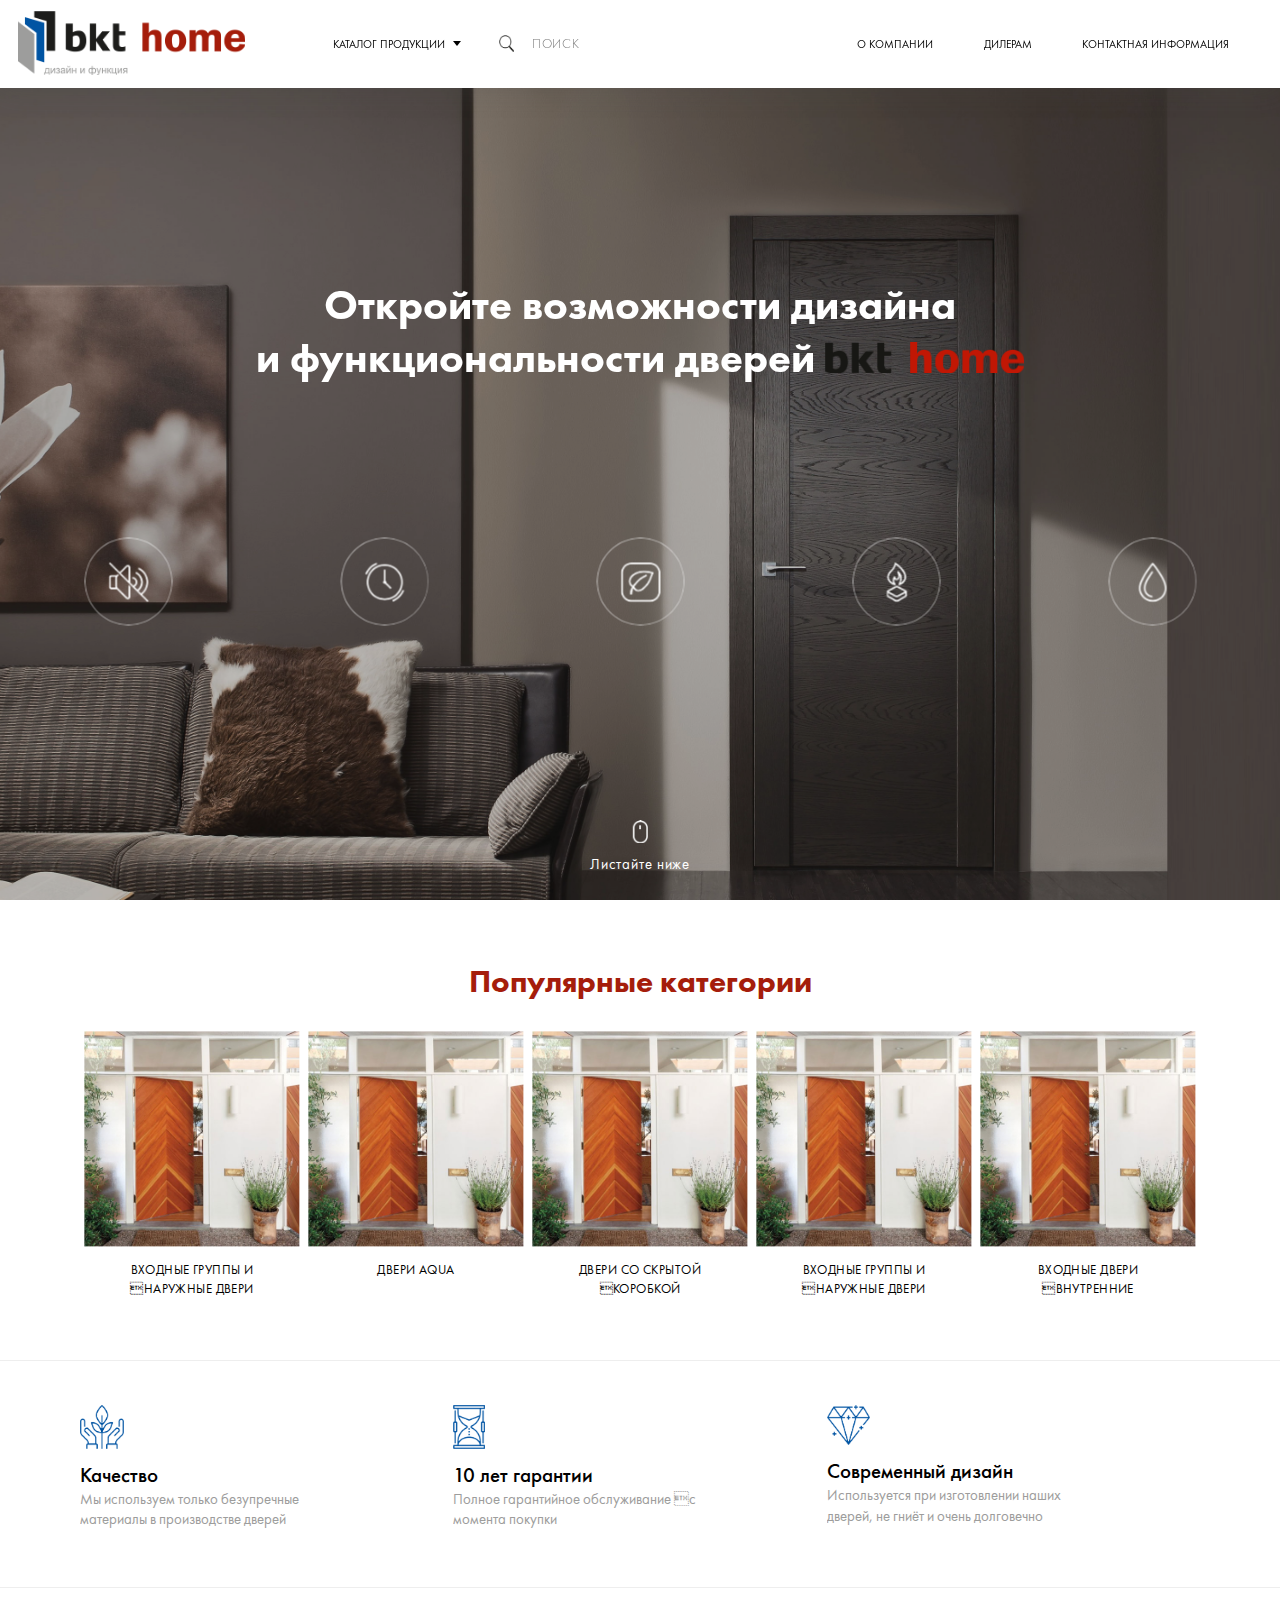
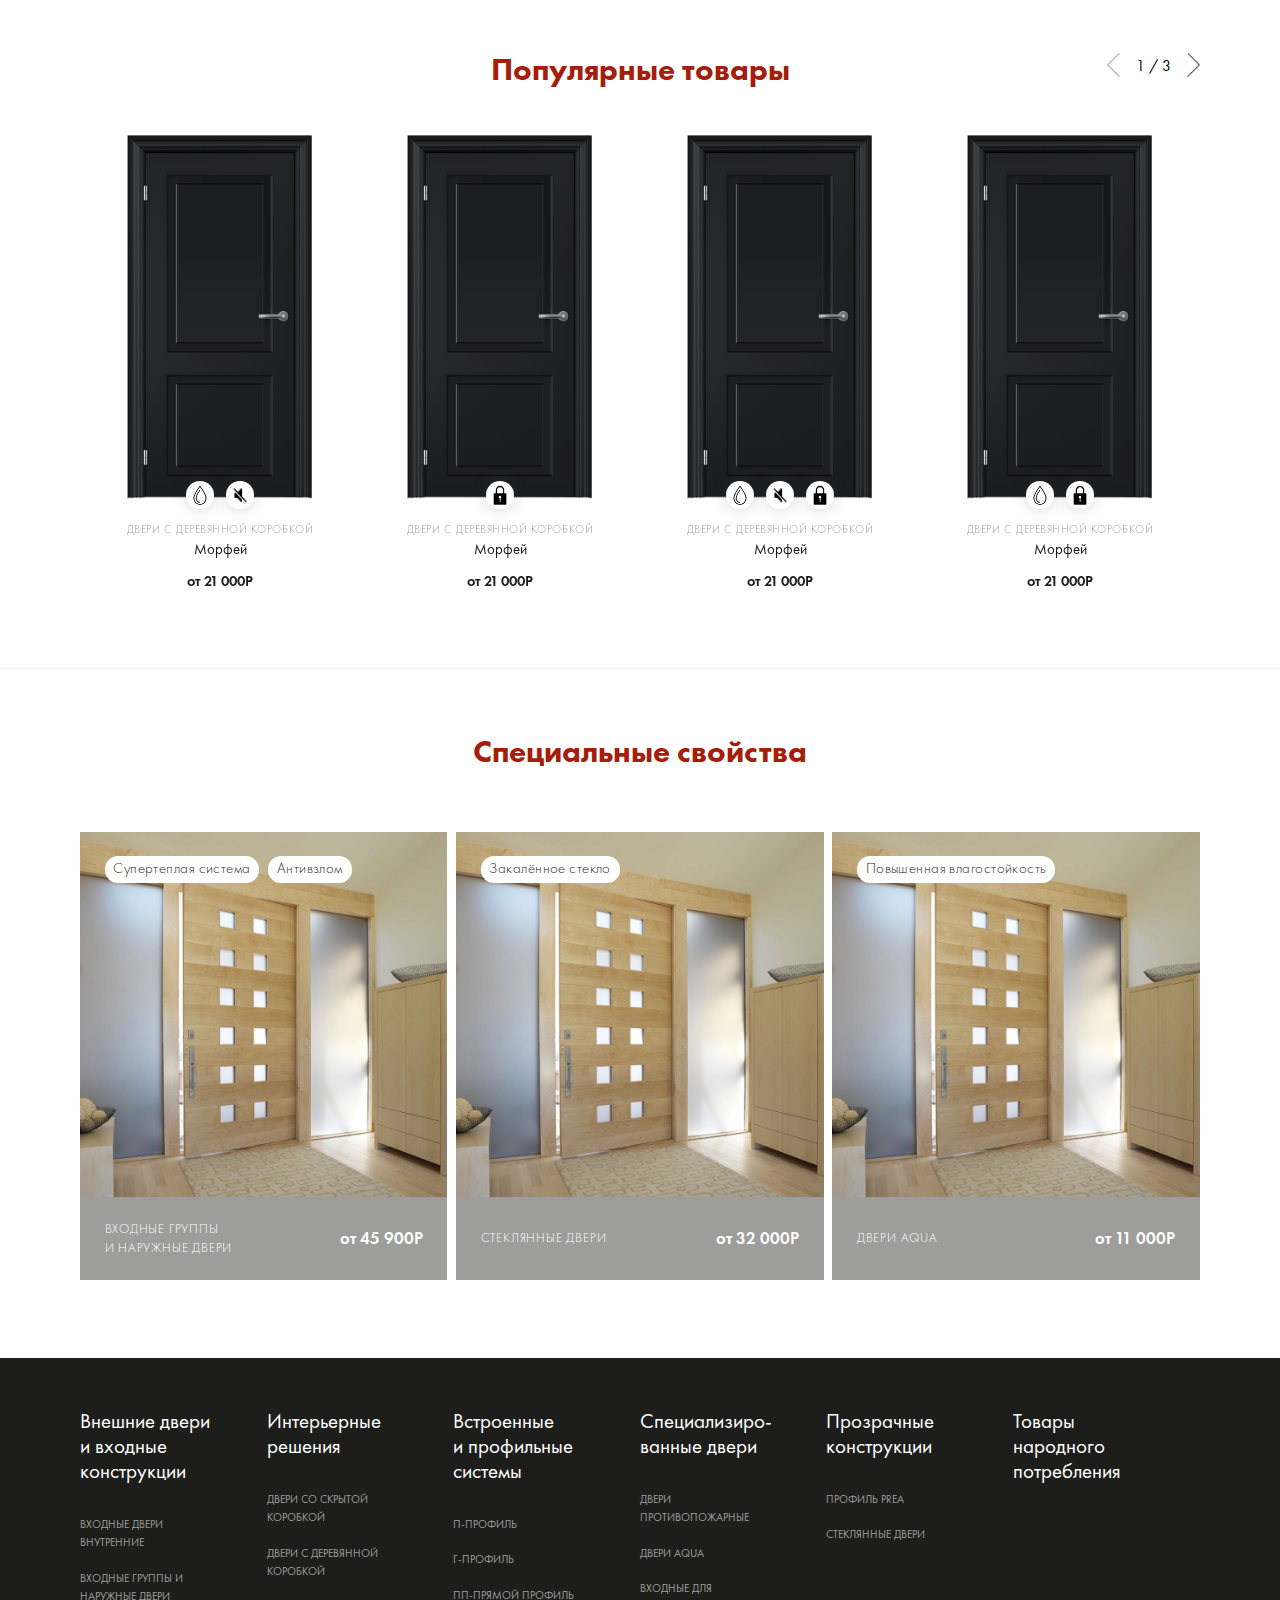
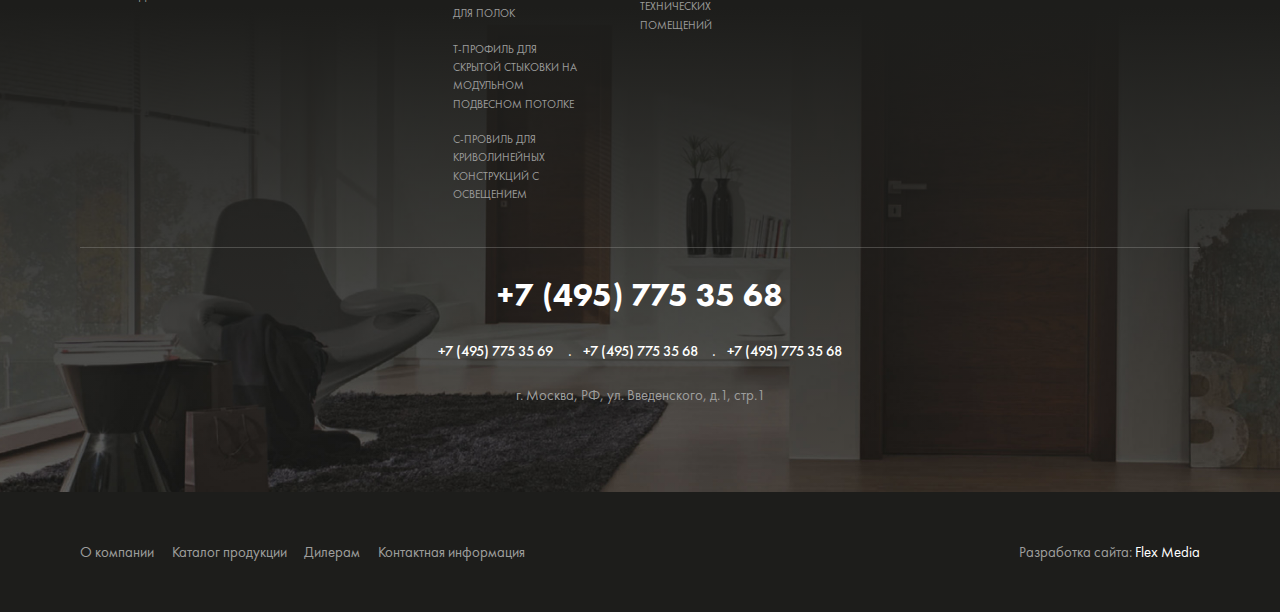
<file: bitrix/templates/main/index.html>
<!DOCTYPE html>
<html>
  <head>
    <meta charset="utf-8">
    <title>Title of template</title>
    <meta name="viewport" content="width=device-width, initial-scale=1">
    <meta name="format-detection" content="telephone=no">
    <link rel="stylesheet" media="all" href="css/screen.css">
    <script src="http://api-maps.yandex.ru/2.1/?lang=ru_RU"></script>
    <script src="js/app.js"></script>
  </head>
  <body>
    <!--BEGIN out-->
    <div class="out out-inner">
      <header class="header"><a class="logo" href="/"></a>
        <nav class="navigation"><a class="navigation-item" href="#">О компании</a><a class="navigation-item" href="#">Дилерам</a><a class="navigation-item" href="#">Контактная информация</a>
        </nav>
        <div class="overlay">
          <div class="nav">
            <div class="nav-trigger"><span>Каталог продукции </span><i></i></div>
            <div class="nav-drop">
              <ul class="level level-1">
                <li class="level-item"><a href="#">Внешние двери и&nbsp;входные конструкции</a>
                  <ul class="level level-2">
                    <li class="level-item"><a href="#">Входные двери внутренние</a></li>
                    <li class="level-item"><a href="#">Входные группы и наружные двери</a></li>
                  </ul>
                </li>
                <li class="level-item"><a href="#">Интерьерные решения</a>
                  <ul class="level level-2">
                    <li class="level-item"><a href="#">Двери со скрытой коробкой</a></li>
                    <li class="level-item"><a href="#">Двери с деревянной коробкой</a></li>
                  </ul>
                </li>
                <li class="level-item"><a href="#">Встроенные и профильные системы</a>
                  <ul class="level level-2">
                    <li class="level-item"><a href="#">П-профиль</a></li>
                    <li class="level-item"><a href="#">Г-профиль</a></li>
                    <li class="level-item"><a href="#">ПП-прямой профиль для полок</a></li>
                    <li class="level-item"><a href="#">Т-профиль для скрытой стыковки на модульном подвесном потолке</a></li>
                    <li class="level-item"><a href="#">С-провиль для криволинейных конструкций с освещением</a></li>
                  </ul>
                </li>
                <li class="level-item"><a href="#">Специализиро&shy;ванные двери</a>
                  <ul class="level level-2">
                    <li class="level-item"><a href="#">Двери противопожарные</a></li>
                    <li class="level-item"><a href="#">Двери AQUA</a></li>
                    <li class="level-item"><a href="#">Входные для технических помещений</a></li>
                  </ul>
                </li>
                <li class="level-item"><a href="#">Прозрачные конструкции</a>
                  <ul class="level level-2">
                    <li class="level-item"><a href="#">Профиль Prea</a></li>
                    <li class="level-item"><a href="#">Стеклянные двери</a></li>
                  </ul>
                </li>
                <li class="level-item"><a href="#">Товары народного потребления</a></li>
              </ul>
            </div>
          </div>
          <div class="header-search">
            <div class="form form-trigger">
              <form>
                <div class="field">
                  <button class="btn-search" type="button"></button>
                </div>
                <div class="field">
                  <input type="text" placeholder="Поиск">
                </div>
              </form>
            </div>
          </div>
        </div>
        <div class="hamburger">
          <div class="hamburger-inner"><span></span><span></span><span></span></div>
        </div>
      </header>
      <div class="wrapper">
        <section class="intro" id="intro">
          <div class="intro__cover" style="background-image: url(img/intro.jpg)"></div>
          <div class="intro__wrap">
            <div class="intro__content">
              <div class="intro__content-wrap">
                <div class="intro__content-lead"><span>Откройте возможности дизайна и&nbsp;функциональности дверей <span class="grey">bkt </span><span class="red">home</span></span></div>
              </div>
            </div>
            <div class="intro__overlay"></div>
            <div class="intro__hover">
              <div class="intro-hover-item" style="background-image: url(img/silence.jpg)">
                <div class="intro-hover-item__cover"></div><a class="intro-hover-item__content" href="#">
                  <div class="text">
                    <div class="title"><span>Противопожарные</span></div>
                    <div class="descr">По периметру полотна вклеивается терморасширяющаяся лента PROMASEL, вспенивающаяся при пожаре и блокирующаяся полотно в&nbsp;дверной коробке.</div>
                    <div class="btn"><span>В каталог</span></div>
                  </div></a>
              </div>
              <div class="intro-hover-item" style="background-image: url(img/time.jpg)">
                <div class="intro-hover-item__cover"></div><a class="intro-hover-item__content" href="#">
                  <div class="text">
                    <div class="title"><span>Противопожарные</span></div>
                    <div class="descr">По периметру полотна вклеивается терморасширяющаяся лента PROMASEL, вспенивающаяся при пожаре и блокирующаяся полотно в&nbsp;дверной коробке.</div>
                    <div class="btn"><span>В каталог</span></div>
                  </div></a>
              </div>
              <div class="intro-hover-item" style="background-image: url(img/nature.jpg)">
                <div class="intro-hover-item__cover"></div><a class="intro-hover-item__content" href="#">
                  <div class="text">
                    <div class="title"><span>Противопожарные</span></div>
                    <div class="descr">По периметру полотна вклеивается терморасширяющаяся лента PROMASEL, вспенивающаяся при пожаре и блокирующаяся полотно в&nbsp;дверной коробке.</div>
                    <div class="btn"><span>В каталог</span></div>
                  </div></a>
              </div>
              <div class="intro-hover-item" style="background-image: url(img/fire.jpg)">
                <div class="intro-hover-item__cover"></div><a class="intro-hover-item__content" href="#">
                  <div class="text">
                    <div class="title"><span>Противопожарные</span></div>
                    <div class="descr">По периметру полотна вклеивается терморасширяющаяся лента PROMASEL, вспенивающаяся при пожаре и блокирующаяся полотно в&nbsp;дверной коробке.</div>
                    <div class="btn"><span>В каталог</span></div>
                  </div></a>
              </div>
              <div class="intro-hover-item" style="background-image: url(img/water.jpg)">
                <div class="intro-hover-item__cover"></div><a class="intro-hover-item__content" href="#">
                  <div class="text">
                    <div class="title"><span>Противопожарные</span></div>
                    <div class="descr">По периметру полотна вклеивается терморасширяющаяся лента PROMASEL, вспенивающаяся при пожаре и блокирующаяся полотно в&nbsp;дверной коробке.</div>
                    <div class="btn"><span>В каталог</span></div>
                  </div></a>
              </div>
            </div>
            <div class="intro__content-grid">
              <div class="intro__content-grid-action">
                <div class="intro__content-grid-item" data-color="#1bcabc"><a class="intro__content-link" href="#"><span class="soundless in" style="background-image: url(img/icons/soundless.png)"></span><span class="soundless out" style="background-image: url(img/icons/water.png)"></span></a></div>
                <div class="intro__content-grid-item" data-color="#821bca"><a class="intro__content-link" href="#"><span class="time in" style="background-image: url(img/icons/time.png)"></span><span class="time out" style="background-image: url(img/icons/soundless.png)"></span></a></div>
                <div class="intro__content-grid-item" data-color="#34ca1b"><a class="intro__content-link" href="#"><span class="eco in" style="background-image: url(img/icons/eco.png)"></span><span class="eco out" style="background-image: url(img/icons/time.png)"></span></a></div>
                <div class="intro__content-grid-item" data-color="#4f0b00"><a class="intro__content-link" href="#"><span class="fire in" style="background-image: url(img/icons/fire.png)"></span><span class="fire out" style="background-image: url(img/icons/eco.png)"></span></a></div>
                <div class="intro__content-grid-item" data-color="#0060ff"><a class="intro__content-link" href="#"><span class="water in" style="background-image: url(img/icons/water.png)"></span><span class="water out" style="background-image: url(img/icons/fire.png)"></span></a></div>
              </div>
            </div>
          </div>
          <div class="intro__scroll">
            <div class="intro-icon"><span></span></div>
            <div class="intro-text"><span>Листайте ниже</span></div>
          </div>
        </section>
        <section class="container">
          <div class="content">
            <div class="l-center">
              <div class="row">
                <div class="title">Популярные категории</div>
                <div class="category-product">
                  <div class="category-product__item">
                    <div class="category-product__cover"></div>
                    <div class="image__cover"><img src="img/image.jpg" alt=""></div>
                    <div class="category-product__title">Входные группы и наружные двери</div>
                  </div>
                  <div class="category-product__item">
                    <div class="category-product__cover"></div>
                    <div class="image__cover"><img src="img/image.jpg" alt=""></div>
                    <div class="category-product__title">Двери AQUA</div>
                  </div>
                  <div class="category-product__item">
                    <div class="category-product__cover"></div>
                    <div class="image__cover"><img src="img/image.jpg" alt=""></div>
                    <div class="category-product__title">Двери со скрытой коробкой</div>
                  </div>
                  <div class="category-product__item">
                    <div class="category-product__cover"></div>
                    <div class="image__cover"><img src="img/image.jpg" alt=""></div>
                    <div class="category-product__title">Входные группы и наружные двери</div>
                  </div>
                  <div class="category-product__item">
                    <div class="category-product__cover"></div>
                    <div class="image__cover"><img src="img/image.jpg" alt=""></div>
                    <div class="category-product__title">Входные двери внутренние</div>
                  </div>
                </div>
              </div>
              <hr>
              <div class="row">
                <div class="cooperation">
                  <div class="cooperation__item">
                    <div class="image__cover"><img src="img/icons/icon-1.png"></div>
                    <div class="overlay">
                      <div class="cooperation__title">Качество</div>
                      <div class="cooperation__text">Мы используем только безупречные материалы в производстве дверей</div>
                    </div>
                  </div>
                  <div class="cooperation__item">
                    <div class="image__cover"><img src="img/icons/icon-2.png"></div>
                    <div class="overlay">
                      <div class="cooperation__title">10 лет гарантии</div>
                      <div class="cooperation__text">Полное гарантийное обслуживание с момента покупки</div>
                    </div>
                  </div>
                  <div class="cooperation__item">
                    <div class="image__cover"><img src="img/icons/icon-3.png"></div>
                    <div class="overlay">
                      <div class="cooperation__title">Современный дизайн</div>
                      <div class="cooperation__text">Используется при изготовлении наших дверей, не гниёт и очень долговечно</div>
                    </div>
                  </div>
                </div>
              </div>
              <hr>
              <div class="row">
                <div class="title">Популярные товары</div>
                <div class="products-popular">
                  <div class="products-popular__gallery">
                    <div class="products-gallery">
                      <div class="products-item"><a href="#">
                          <div class="image__cover"><img src="img/door.jpg" alt=""></div>
                          <div class="badge">
                            <div class="badge-item tips" aria-describedby="tip1">
                              <div class="tooltip" id="tip1" role="tooltip">
                                <p>Lorem ipsum dolor sit amet, consectetur adipisicing elit, sed do eiusmod tempor incididunt ut labore et dolore magna aliqua. Ut enim ad minim veniam quis nostrud exercitation ullamco laboris nisi ut aliquip ex ea commodo consequat. Duis aute irure dolor in reprehenderit in voluptate velit esse cillum dolore eu fugiat nulla pariatur. Excepteur sint occaecat cupidatat non.</p>
                              </div><img src="img/icons/icon-4.png">
                            </div>
                            <div class="badge-item tips" aria-describedby="tip2">
                              <div class="tooltip" id="tip2" role="tooltip">
                                <p>Lorem ipsum dolor sit amet, consectetur adipisicing elit, sed do eiusmod tempor incididunt ut labore et dolore magna aliqua. Ut enim ad minim veniam quis nostrud exercitation ullamco laboris nisi ut aliquip ex ea commodo consequat. Duis aute irure dolor in reprehenderit in voluptate velit esse cillum dolore eu fugiat nulla pariatur. Excepteur sint occaecat cupidatat non.</p>
                              </div><img src="img/icons/icon-5.png">
                            </div>
                          </div>
                          <div class="products-descr">
                            <div class="name-item">Двери с деревянной коробкой</div>
                            <div class="name-collection">Морфей</div>
                            <div class="price">от 21 000Р</div>
                          </div></a></div>
                      <div class="products-item"><a href="#">
                          <div class="image__cover"><img src="img/door.jpg" alt=""></div>
                          <div class="badge">
                            <div class="badge-item"><img src="img/icons/icon-6.png"></div>
                          </div>
                          <div class="products-descr">
                            <div class="name-item">Двери с деревянной коробкой</div>
                            <div class="name-collection">Морфей</div>
                            <div class="price">от 21 000Р</div>
                          </div></a></div>
                      <div class="products-item"><a href="#">
                          <div class="image__cover"><img src="img/door.jpg" alt=""></div>
                          <div class="badge">
                            <div class="badge-item"><img src="img/icons/icon-4.png"></div>
                            <div class="badge-item"><img src="img/icons/icon-5.png"></div>
                            <div class="badge-item"><img src="img/icons/icon-6.png"></div>
                          </div>
                          <div class="products-descr">
                            <div class="name-item">Двери с деревянной коробкой</div>
                            <div class="name-collection">Морфей</div>
                            <div class="price">от 21 000Р</div>
                          </div></a></div>
                      <div class="products-item"><a href="#">
                          <div class="image__cover"><img src="img/door.jpg" alt=""></div>
                          <div class="badge">
                            <div class="badge-item"><img src="img/icons/icon-4.png"></div>
                            <div class="badge-item"><img src="img/icons/icon-6.png"></div>
                          </div>
                          <div class="products-descr">
                            <div class="name-item">Двери с деревянной коробкой</div>
                            <div class="name-collection">Морфей</div>
                            <div class="price">от 21 000Р</div>
                          </div></a></div>
                      <div class="products-item"><a href="#">
                          <div class="image__cover"><img src="img/door.jpg" alt=""></div>
                          <div class="badge">
                            <div class="badge-item"><img src="img/icons/icon-4.png"></div>
                            <div class="badge-item"><img src="img/icons/icon-5.png"></div>
                            <div class="badge-item"><img src="img/icons/icon-6.png"></div>
                          </div>
                          <div class="products-descr">
                            <div class="name-item">Двери с деревянной коробкой</div>
                            <div class="name-collection">Морфей</div>
                            <div class="price">от 21 000Р</div>
                          </div></a></div>
                      <div class="products-item"><a href="#">
                          <div class="image__cover"><img src="img/door.jpg" alt=""></div>
                          <div class="badge">
                            <div class="badge-item"><img src="img/icons/icon-4.png"></div>
                            <div class="badge-item"><img src="img/icons/icon-5.png"></div>
                            <div class="badge-item"><img src="img/icons/icon-6.png"></div>
                          </div>
                          <div class="products-descr">
                            <div class="name-item">Двери с деревянной коробкой</div>
                            <div class="name-collection">Морфей</div>
                            <div class="price">от 21 000Р</div>
                          </div></a></div>
                    </div>
                    <div class="rotator-navi">
                      <div class="rotator-arrow rotator-arrow__left"></div>
                      <div class="rotator-counter">
                        <div class="rotator__counter-current">1</div>
                        <div class="rotator__counter-separator">/</div>
                        <div class="rotator__counter-all">4</div>
                      </div>
                      <div class="rotator-arrow rotator-arrow__right"></div>
                    </div>
                  </div>
                </div>
              </div>
              <hr>
              <div class="row">
                <div class="title">Специальные свойства</div>
                <div class="products-properties">
                  <div class="products-properties__item">
                    <div class="image__cover"><img src="img/image-1.jpg">
                      <div class="prop">
                        <div class="prop-item">Супертеплая система</div>
                        <div class="prop-item">Антивзлом</div>
                      </div>
                    </div>
                    <div class="products-properties__descr">
                      <div class="products-properties__overlay">
                        <div class="products-name">Входные группы и&nbsp;наружные двери</div>
                        <div class="products-price"> от 45 900Р</div>
                      </div>
                    </div>
                  </div>
                  <div class="products-properties__item">
                    <div class="image__cover"><img src="img/image-1.jpg">
                      <div class="prop">
                        <div class="prop-item">Закалённое стекло</div>
                      </div>
                    </div>
                    <div class="products-properties__descr">
                      <div class="products-properties__overlay">
                        <div class="products-name">Стеклянные двери</div>
                        <div class="products-price"> от 32 000Р</div>
                      </div>
                    </div>
                  </div>
                  <div class="products-properties__item">
                    <div class="image__cover"><img src="img/image-1.jpg">
                      <div class="prop">
                        <div class="prop-item">Повышенная влагостойкость</div>
                      </div>
                    </div>
                    <div class="products-properties__descr">
                      <div class="products-properties__overlay">
                        <div class="products-name">Двери AQUA</div>
                        <div class="products-price"> от 11 000Р</div>
                      </div>
                    </div>
                  </div>
                </div>
              </div>
            </div>
          </div>
        </section>
      </div>
      <footer class="footer">
        <div class="footer-top">
          <div class="footer__scale">
            <div style="background-image: url(img/footer.jpg)"></div>
          </div>
          <div class="l-center">
            <nav class="map__catalog">
              <ul class="map__catalog-item">
                <li><a href="#">Внешние двери и&nbsp;входные конструкции</a>
                  <ul>
                    <li><a href="#">Входные двери внутренние</a></li>
                    <li><a href="#">Входные группы и наружные двери</a></li>
                  </ul>
                </li>
              </ul>
              <ul class="map__catalog-item">
                <li><a href="#">Интерьерные решения</a>
                  <ul>
                    <li><a href="#">Двери со скрытой коробкой</a></li>
                    <li><a href="#">Двери с деревянной коробкой</a></li>
                  </ul>
                </li>
              </ul>
              <ul class="map__catalog-item">
                <li><a href="#">Встроенные и&nbsp;профильные системы</a>
                  <ul>
                    <li><a href="#">П-профиль</a></li>
                    <li><a href="#">Г-профиль</a></li>
                    <li><a href="#">ПП-прямой профиль для полок</a></li>
                    <li><a href="#">Т-профиль для скрытой стыковки на модульном подвесном потолке </a></li>
                    <li><a href="#">С-провиль для криволинейных конструкций с освещением</a></li>
                  </ul>
                </li>
              </ul>
              <ul class="map__catalog-item">
                <li><a href="#">Специализиро&shy;ванные двери</a>
                  <ul>
                    <li><a href="#">Двери противопожарные</a></li>
                    <li><a href="#">Двери AQUA</a></li>
                    <li><a href="#">Входные для технических помещений</a></li>
                  </ul>
                </li>
              </ul>
              <ul class="map__catalog-item">
                <li><a href="#">Прозрачные конструкции</a>
                  <ul>
                    <li><a href="#">Профиль Prea</a></li>
                    <li><a href="#">Стеклянные двери</a></li>
                  </ul>
                </li>
              </ul>
              <ul class="map__catalog-item">
                <li><a href="#">Товары народного потребления</a></li>
              </ul>
            </nav>
            <div class="contancts">
              <div class="main__phone"><span>+7 (495) 775 35 68</span></div>
              <ul class="phone__list">
                <li>+7 (495) 775 35 69</li>
                <li>+7 (495) 775 35 68 </li>
                <li>+7 (495) 775 35 68</li>
              </ul>
              <div class="address">г. Москва, РФ, ул. Введенского, д.1, стр.1</div>
            </div>
          </div>
        </div>
        <div class="footer-bottom">
          <div class="l-center">
            <nav class="footer__nav"><a class="footer__nav-item" href="#">О компании</a><a class="footer__nav-item" href="#">Каталог продукции</a><a class="footer__nav-item" href="#">Дилерам</a><a class="footer__nav-item" href="#">Контактная информация</a>
            </nav>
            <div class="developers"><a href="#">Разработка сайта: <span>Flex Media</span></a></div>
          </div>
        </div>
      </footer>
    </div>
    <!--END out-->
    <div class="modal__wrap" data-modal-wrap="callback">
      <div class="modal modal-front">
        <div class="btn-close"></div>
        <div class="modal__title">Форма обратной связи</div>
        <div class="form">
          <form class="js-validate">
            <div class="field">
              <div class="field-head"><span>Ваше имя*</span></div>
              <div class="field-body">
                <input type="text" data-validation="length" data-validation-length="min2">
              </div>
            </div>
            <div class="field">
              <div class="field-head"><span>E-mail*</span></div>
              <div class="field-body">
                <input type="text" data-validation="email">
              </div>
            </div>
            <div class="field">
              <div class="field-head"><span>телефон*</span></div>
              <div class="field-body">
                <input class="numeric" type="text" data-validation="length" data-validation-length="6-20">
              </div>
            </div>
            <div class="field">
              <div class="field-head"><span>сообщение</span></div>
              <div class="field-body">
                <textarea></textarea>
              </div>
            </div>
            <div class="field">
              <button class="btn btn-red" type="submit"><span>Отправить</span></button>
            </div>
          </form>
        </div>
      </div>
      <div class="modal modal-back">
        <div class="btn-close"></div>
        <div class="modal__title">Благодарим вас!</div>
        <div class="modal__text"> 
          <p>В течение рабочего дня с вами свяжется наш менеджер. Спасибо, что выбрали нас!</p>
        </div>
        <div class="close">Закрыть</div>
      </div>
    </div>
    <div class="modal__wrap modal__wrap-size" data-modal-wrap="size">
      <div class="modal modal-front">
        <div class="btn-close"></div>
        <div class="modal__title">Выберите размер</div>
        <div class="form">
          <div class="field">
            <div class="field-body">
              <input type="radio" name="size" id="size-1" value="600 × 2000 × 36 мм">
              <label for="size-1"><span>600 × 2000 × 36 мм</span></label>
            </div>
            <div class="field-body">
              <input type="radio" name="size" id="size-2" value="700 × 2000 × 36 мм">
              <label for="size-2"><span>700 × 2000 × 36 мм</span></label>
            </div>
            <div class="field-body">
              <input type="radio" name="size" id="size-3" value="800 × 2000 × 36 мм">
              <label for="size-3"><span>7800 × 2000 × 36 мм</span></label>
            </div>
          </div>
          <div class="field">
            <div class="field-body">
              <input type="radio" name="size" id="size-4" value="900 × 2000 × 36 мм">
              <label for="size-4"><span>900 × 2000 × 36 мм</span></label>
            </div>
            <div class="field-body">
              <input type="radio" name="size" id="size-5" value="1000 × 2000 × 36 мм">
              <label for="size-5"><span>1000 × 2000 × 36 мм</span></label>
            </div>
          </div>
        </div>
        <div class="form-submit">
          <button class="btn btn-red btn-select" type="button"><span>Выбрать</span></button>
        </div>
      </div>
    </div>
    <div class="modal__wrap modal__wrap-lining" data-modal-wrap="lining">
      <div class="modal modal-front">
        <div class="btn-close"></div>
        <div class="modal__title">Выберите облицовку</div>
        <div class="form">
          <div class="field">
            <div class="field-body">
              <input type="radio" name="lining" id="size-6" value="порошковая окраска">
              <label for="size-6">
                <div class="image__cover"><img src="img/surface.png"></div>
                <div class="caption">порошковая окраска</div>
              </label>
            </div>
          </div>
          <div class="field">
            <div class="field-body">
              <input type="radio" name="lining" id="size-7" value="окраска автоэмалью">
              <label for="size-7">
                <div class="image__cover"><img src="img/surface.png"></div>
                <div class="caption">окраска автоэмалью</div>
              </label>
            </div>
          </div>
          <div class="field">
            <div class="field-body">
              <input type="radio" name="lining" id="size-8" value="окраска жидкими красками">
              <label for="size-8">
                <div class="image__cover"><img src="img/surface.png"></div>
                <div class="caption">окраска жидкими красками</div>
              </label>
            </div>
          </div>
        </div>
        <div class="form-submit">
          <button class="btn btn-red btn-select" type="button"><span>Выбрать</span></button>
        </div>
      </div>
    </div>
    <div class="modal__wrap modal__wrap-color" data-modal-wrap="color">
      <div class="modal modal-front">
        <div class="btn-close"></div>
        <div class="modal__title">Выберите цвет</div>
        <div class="form">
          <div class="field">
            <div class="field-body">
              <div class="color-rotator color-rotator__popup">
                                <div class="color-item">
                                  <input type="radio" name="color" id="t-1" value="Черный">
                                  <label for="t-1">
                                    <div class="color-hex tips" aria-describedby="tips-1" style="background-color:#000000"></div>
                                    <div class="tooltip" id="tips-1" role="tooltip">
                                      <p>Черный</p>
                                    </div>
                                  </label>
                                </div>
                                <div class="color-item">
                                  <input type="radio" name="color" id="t-2" value="Черный">
                                  <label for="t-2">
                                    <div class="color-hex tips" aria-describedby="tips-2" style="background-color:#d7fdce"></div>
                                    <div class="tooltip" id="tips-2" role="tooltip">
                                      <p>Черный</p>
                                    </div>
                                  </label>
                                </div>
                                <div class="color-item">
                                  <input type="radio" name="color" id="t-3" value="Черный">
                                  <label for="t-3">
                                    <div class="color-hex tips" aria-describedby="tips-3" style="background-color:#8d7f0e"></div>
                                    <div class="tooltip" id="tips-3" role="tooltip">
                                      <p>Черный</p>
                                    </div>
                                  </label>
                                </div>
                                <div class="color-item">
                                  <input type="radio" name="color" id="t-4" value="Черный">
                                  <label for="t-4">
                                    <div class="color-hex tips" aria-describedby="tips-4" style="background-color:#40c362"></div>
                                    <div class="tooltip" id="tips-4" role="tooltip">
                                      <p>Черный</p>
                                    </div>
                                  </label>
                                </div>
                                <div class="color-item">
                                  <input type="radio" name="color" id="t-5" value="Черный">
                                  <label for="t-5">
                                    <div class="color-hex tips" aria-describedby="tips-5" style="background-color:#5bd3fd"></div>
                                    <div class="tooltip" id="tips-5" role="tooltip">
                                      <p>Черный</p>
                                    </div>
                                  </label>
                                </div>
                                <div class="color-item">
                                  <input type="radio" name="color" id="t-6" value="Черный">
                                  <label for="t-6">
                                    <div class="color-hex tips" aria-describedby="tips-6" style="background-color:#de7503"></div>
                                    <div class="tooltip" id="tips-6" role="tooltip">
                                      <p>Черный</p>
                                    </div>
                                  </label>
                                </div>
                                <div class="color-item">
                                  <input type="radio" name="color" id="t-7" value="Черный">
                                  <label for="t-7">
                                    <div class="color-hex tips" aria-describedby="tips-7" style="background-color:#000000"></div>
                                    <div class="tooltip" id="tips-7" role="tooltip">
                                      <p>Черный</p>
                                    </div>
                                  </label>
                                </div>
                                <div class="color-item">
                                  <input type="radio" name="color" id="t-8" value="Черный">
                                  <label for="t-8">
                                    <div class="color-hex tips" aria-describedby="tips-8" style="background-color:#d7fdce"></div>
                                    <div class="tooltip" id="tips-8" role="tooltip">
                                      <p>Черный</p>
                                    </div>
                                  </label>
                                </div>
                                <div class="color-item">
                                  <input type="radio" name="color" id="t-9" value="Черный">
                                  <label for="t-9">
                                    <div class="color-hex tips" aria-describedby="tips-9" style="background-color:#8d7f0e"></div>
                                    <div class="tooltip" id="tips-9" role="tooltip">
                                      <p>Черный</p>
                                    </div>
                                  </label>
                                </div>
                                <div class="color-item">
                                  <input type="radio" name="color" id="t-10" value="Черный">
                                  <label for="t-10">
                                    <div class="color-hex tips" aria-describedby="tips-10" style="background-color:#40c362"></div>
                                    <div class="tooltip" id="tips-10" role="tooltip">
                                      <p>Черный</p>
                                    </div>
                                  </label>
                                </div>
                                <div class="color-item">
                                  <input type="radio" name="color" id="t-11" value="Черный">
                                  <label for="t-11">
                                    <div class="color-hex tips" aria-describedby="tips-11" style="background-color:#5bd3fd"></div>
                                    <div class="tooltip" id="tips-11" role="tooltip">
                                      <p>Черный</p>
                                    </div>
                                  </label>
                                </div>
                                <div class="color-item">
                                  <input type="radio" name="color" id="t-12" value="Черный">
                                  <label for="t-12">
                                    <div class="color-hex tips" aria-describedby="tips-12" style="background-color:#de7503"></div>
                                    <div class="tooltip" id="tips-12" role="tooltip">
                                      <p>Черный</p>
                                    </div>
                                  </label>
                                </div>
                                <div class="color-item">
                                  <input type="radio" name="color" id="t-13" value="Черный">
                                  <label for="t-13">
                                    <div class="color-hex tips" aria-describedby="tips-13" style="background-color:#40c362"></div>
                                    <div class="tooltip" id="tips-13" role="tooltip">
                                      <p>Черный</p>
                                    </div>
                                  </label>
                                </div>
                                <div class="color-item">
                                  <input type="radio" name="color" id="t-14" value="Черный">
                                  <label for="t-14">
                                    <div class="color-hex tips" aria-describedby="tips-14" style="background-color:#5bd3fd"></div>
                                    <div class="tooltip" id="tips-14" role="tooltip">
                                      <p>Черный</p>
                                    </div>
                                  </label>
                                </div>
                                <div class="color-item">
                                  <input type="radio" name="color" id="t-15" value="Черный">
                                  <label for="t-15">
                                    <div class="color-hex tips" aria-describedby="tips-15" style="background-color:#de7503"></div>
                                    <div class="tooltip" id="tips-15" role="tooltip">
                                      <p>Черный</p>
                                    </div>
                                  </label>
                                </div>
                                <div class="color-item">
                                  <input type="radio" name="color" id="t-16" value="Черный">
                                  <label for="t-16">
                                    <div class="color-hex tips" aria-describedby="tips-16" style="background-color:#000000"></div>
                                    <div class="tooltip" id="tips-16" role="tooltip">
                                      <p>Черный</p>
                                    </div>
                                  </label>
                                </div>
                                <div class="color-item">
                                  <input type="radio" name="color" id="t-17" value="Черный">
                                  <label for="t-17">
                                    <div class="color-hex tips" aria-describedby="tips-17" style="background-color:#d7fdce"></div>
                                    <div class="tooltip" id="tips-17" role="tooltip">
                                      <p>Черный</p>
                                    </div>
                                  </label>
                                </div>
                                <div class="color-item">
                                  <input type="radio" name="color" id="t-18" value="Черный">
                                  <label for="t-18">
                                    <div class="color-hex tips" aria-describedby="tips-18" style="background-color:#8d7f0e"></div>
                                    <div class="tooltip" id="tips-18" role="tooltip">
                                      <p>Черный</p>
                                    </div>
                                  </label>
                                </div>
                                <div class="color-item">
                                  <input type="radio" name="color" id="t-19" value="Черный">
                                  <label for="t-19">
                                    <div class="color-hex tips" aria-describedby="tips-19" style="background-color:#40c362"></div>
                                    <div class="tooltip" id="tips-19" role="tooltip">
                                      <p>Черный</p>
                                    </div>
                                  </label>
                                </div>
                                <div class="color-item">
                                  <input type="radio" name="color" id="t-20" value="Черный">
                                  <label for="t-20">
                                    <div class="color-hex tips" aria-describedby="tips-20" style="background-color:#5bd3fd"></div>
                                    <div class="tooltip" id="tips-20" role="tooltip">
                                      <p>Черный</p>
                                    </div>
                                  </label>
                                </div>
                                <div class="color-item">
                                  <input type="radio" name="color" id="t-21" value="Черный">
                                  <label for="t-21">
                                    <div class="color-hex tips" aria-describedby="tips-21" style="background-color:#de7503"></div>
                                    <div class="tooltip" id="tips-21" role="tooltip">
                                      <p>Черный</p>
                                    </div>
                                  </label>
                                </div>
                                <div class="color-item">
                                  <input type="radio" name="color" id="t-22" value="Черный">
                                  <label for="t-22">
                                    <div class="color-hex tips" aria-describedby="tips-22" style="background-color:#000000"></div>
                                    <div class="tooltip" id="tips-22" role="tooltip">
                                      <p>Черный</p>
                                    </div>
                                  </label>
                                </div>
                                <div class="color-item">
                                  <input type="radio" name="color" id="t-23" value="Черный">
                                  <label for="t-23">
                                    <div class="color-hex tips" aria-describedby="tips-23" style="background-color:#d7fdce"></div>
                                    <div class="tooltip" id="tips-23" role="tooltip">
                                      <p>Черный</p>
                                    </div>
                                  </label>
                                </div>
                                <div class="color-item">
                                  <input type="radio" name="color" id="t-24" value="Черный">
                                  <label for="t-24">
                                    <div class="color-hex tips" aria-describedby="tips-24" style="background-color:#8d7f0e"></div>
                                    <div class="tooltip" id="tips-24" role="tooltip">
                                      <p>Черный</p>
                                    </div>
                                  </label>
                                </div>
                                <div class="color-item">
                                  <input type="radio" name="color" id="t-25" value="Черный">
                                  <label for="t-25">
                                    <div class="color-hex tips" aria-describedby="tips-25" style="background-color:#40c362"></div>
                                    <div class="tooltip" id="tips-25" role="tooltip">
                                      <p>Черный</p>
                                    </div>
                                  </label>
                                </div>
                                <div class="color-item">
                                  <input type="radio" name="color" id="t-26" value="Черный">
                                  <label for="t-26">
                                    <div class="color-hex tips" aria-describedby="tips-26" style="background-color:#5bd3fd"></div>
                                    <div class="tooltip" id="tips-26" role="tooltip">
                                      <p>Черный</p>
                                    </div>
                                  </label>
                                </div>
                                <div class="color-item">
                                  <input type="radio" name="color" id="t-27" value="Черный">
                                  <label for="t-27">
                                    <div class="color-hex tips" aria-describedby="tips-27" style="background-color:#de7503"></div>
                                    <div class="tooltip" id="tips-27" role="tooltip">
                                      <p>Черный</p>
                                    </div>
                                  </label>
                                </div>
                                <div class="color-item">
                                  <input type="radio" name="color" id="t-28" value="Черный">
                                  <label for="t-28">
                                    <div class="color-hex tips" aria-describedby="tips-28" style="background-color:#40c362"></div>
                                    <div class="tooltip" id="tips-28" role="tooltip">
                                      <p>Черный</p>
                                    </div>
                                  </label>
                                </div>
                                <div class="color-item">
                                  <input type="radio" name="color" id="t-29" value="Черный">
                                  <label for="t-29">
                                    <div class="color-hex tips" aria-describedby="tips-29" style="background-color:#5bd3fd"></div>
                                    <div class="tooltip" id="tips-29" role="tooltip">
                                      <p>Черный</p>
                                    </div>
                                  </label>
                                </div>
                                <div class="color-item">
                                  <input type="radio" name="color" id="t-30" value="Черный">
                                  <label for="t-30">
                                    <div class="color-hex tips" aria-describedby="tips-30" style="background-color:#de7503"></div>
                                    <div class="tooltip" id="tips-30" role="tooltip">
                                      <p>Черный</p>
                                    </div>
                                  </label>
                                </div>
                                <div class="color-item">
                                  <input type="radio" name="color" id="t-31" value="Черный">
                                  <label for="t-31">
                                    <div class="color-hex tips" aria-describedby="tips-31" style="background-color:#000000"></div>
                                    <div class="tooltip" id="tips-31" role="tooltip">
                                      <p>Черный</p>
                                    </div>
                                  </label>
                                </div>
                                <div class="color-item">
                                  <input type="radio" name="color" id="t-32" value="Черный">
                                  <label for="t-32">
                                    <div class="color-hex tips" aria-describedby="tips-32" style="background-color:#d7fdce"></div>
                                    <div class="tooltip" id="tips-32" role="tooltip">
                                      <p>Черный</p>
                                    </div>
                                  </label>
                                </div>
                                <div class="color-item">
                                  <input type="radio" name="color" id="t-33" value="Черный">
                                  <label for="t-33">
                                    <div class="color-hex tips" aria-describedby="tips-33" style="background-color:#8d7f0e"></div>
                                    <div class="tooltip" id="tips-33" role="tooltip">
                                      <p>Черный</p>
                                    </div>
                                  </label>
                                </div>
                                <div class="color-item">
                                  <input type="radio" name="color" id="t-34" value="Черный">
                                  <label for="t-34">
                                    <div class="color-hex tips" aria-describedby="tips-34" style="background-color:#40c362"></div>
                                    <div class="tooltip" id="tips-34" role="tooltip">
                                      <p>Черный</p>
                                    </div>
                                  </label>
                                </div>
                                <div class="color-item">
                                  <input type="radio" name="color" id="t-35" value="Черный">
                                  <label for="t-35">
                                    <div class="color-hex tips" aria-describedby="tips-35" style="background-color:#5bd3fd"></div>
                                    <div class="tooltip" id="tips-35" role="tooltip">
                                      <p>Черный</p>
                                    </div>
                                  </label>
                                </div>
                                <div class="color-item">
                                  <input type="radio" name="color" id="t-36" value="Черный">
                                  <label for="t-36">
                                    <div class="color-hex tips" aria-describedby="tips-36" style="background-color:#de7503"></div>
                                    <div class="tooltip" id="tips-36" role="tooltip">
                                      <p>Черный</p>
                                    </div>
                                  </label>
                                </div>
                                <div class="color-item">
                                  <input type="radio" name="color" id="t-37" value="Черный">
                                  <label for="t-37">
                                    <div class="color-hex tips" aria-describedby="tips-37" style="background-color:#000000"></div>
                                    <div class="tooltip" id="tips-37" role="tooltip">
                                      <p>Черный</p>
                                    </div>
                                  </label>
                                </div>
                                <div class="color-item">
                                  <input type="radio" name="color" id="t-38" value="Черный">
                                  <label for="t-38">
                                    <div class="color-hex tips" aria-describedby="tips-38" style="background-color:#d7fdce"></div>
                                    <div class="tooltip" id="tips-38" role="tooltip">
                                      <p>Черный</p>
                                    </div>
                                  </label>
                                </div>
                                <div class="color-item">
                                  <input type="radio" name="color" id="t-39" value="Черный">
                                  <label for="t-39">
                                    <div class="color-hex tips" aria-describedby="tips-39" style="background-color:#8d7f0e"></div>
                                    <div class="tooltip" id="tips-39" role="tooltip">
                                      <p>Черный</p>
                                    </div>
                                  </label>
                                </div>
                                <div class="color-item">
                                  <input type="radio" name="color" id="t-40" value="Черный">
                                  <label for="t-40">
                                    <div class="color-hex tips" aria-describedby="tips-40" style="background-color:#40c362"></div>
                                    <div class="tooltip" id="tips-40" role="tooltip">
                                      <p>Черный</p>
                                    </div>
                                  </label>
                                </div>
                                <div class="color-item">
                                  <input type="radio" name="color" id="t-41" value="Черный">
                                  <label for="t-41">
                                    <div class="color-hex tips" aria-describedby="tips-41" style="background-color:#5bd3fd"></div>
                                    <div class="tooltip" id="tips-41" role="tooltip">
                                      <p>Черный</p>
                                    </div>
                                  </label>
                                </div>
                                <div class="color-item">
                                  <input type="radio" name="color" id="t-42" value="Черный">
                                  <label for="t-42">
                                    <div class="color-hex tips" aria-describedby="tips-42" style="background-color:#de7503"></div>
                                    <div class="tooltip" id="tips-42" role="tooltip">
                                      <p>Черный</p>
                                    </div>
                                  </label>
                                </div>
                                <div class="color-item">
                                  <input type="radio" name="color" id="t-43" value="Черный">
                                  <label for="t-43">
                                    <div class="color-hex tips" aria-describedby="tips-43" style="background-color:#40c362"></div>
                                    <div class="tooltip" id="tips-43" role="tooltip">
                                      <p>Черный</p>
                                    </div>
                                  </label>
                                </div>
                                <div class="color-item">
                                  <input type="radio" name="color" id="t-44" value="Черный">
                                  <label for="t-44">
                                    <div class="color-hex tips" aria-describedby="tips-44" style="background-color:#5bd3fd"></div>
                                    <div class="tooltip" id="tips-44" role="tooltip">
                                      <p>Черный</p>
                                    </div>
                                  </label>
                                </div>
                                <div class="color-item">
                                  <input type="radio" name="color" id="t-45" value="Черный">
                                  <label for="t-45">
                                    <div class="color-hex tips" aria-describedby="tips-45" style="background-color:#de7503"></div>
                                    <div class="tooltip" id="tips-45" role="tooltip">
                                      <p>Черный</p>
                                    </div>
                                  </label>
                                </div>
                                <div class="color-item">
                                  <input type="radio" name="color" id="t-46" value="Черный">
                                  <label for="t-46">
                                    <div class="color-hex tips" aria-describedby="tips-46" style="background-color:#000000"></div>
                                    <div class="tooltip" id="tips-46" role="tooltip">
                                      <p>Черный</p>
                                    </div>
                                  </label>
                                </div>
                                <div class="color-item">
                                  <input type="radio" name="color" id="t-47" value="Черный">
                                  <label for="t-47">
                                    <div class="color-hex tips" aria-describedby="tips-47" style="background-color:#d7fdce"></div>
                                    <div class="tooltip" id="tips-47" role="tooltip">
                                      <p>Черный</p>
                                    </div>
                                  </label>
                                </div>
                                <div class="color-item">
                                  <input type="radio" name="color" id="t-48" value="Черный">
                                  <label for="t-48">
                                    <div class="color-hex tips" aria-describedby="tips-48" style="background-color:#8d7f0e"></div>
                                    <div class="tooltip" id="tips-48" role="tooltip">
                                      <p>Черный</p>
                                    </div>
                                  </label>
                                </div>
                                <div class="color-item">
                                  <input type="radio" name="color" id="t-49" value="Черный">
                                  <label for="t-49">
                                    <div class="color-hex tips" aria-describedby="tips-49" style="background-color:#40c362"></div>
                                    <div class="tooltip" id="tips-49" role="tooltip">
                                      <p>Черный</p>
                                    </div>
                                  </label>
                                </div>
                                <div class="color-item">
                                  <input type="radio" name="color" id="t-50" value="Черный">
                                  <label for="t-50">
                                    <div class="color-hex tips" aria-describedby="tips-50" style="background-color:#5bd3fd"></div>
                                    <div class="tooltip" id="tips-50" role="tooltip">
                                      <p>Черный</p>
                                    </div>
                                  </label>
                                </div>
                                <div class="color-item">
                                  <input type="radio" name="color" id="t-51" value="Черный">
                                  <label for="t-51">
                                    <div class="color-hex tips" aria-describedby="tips-51" style="background-color:#de7503"></div>
                                    <div class="tooltip" id="tips-51" role="tooltip">
                                      <p>Черный</p>
                                    </div>
                                  </label>
                                </div>
                                <div class="color-item">
                                  <input type="radio" name="color" id="t-52" value="Черный">
                                  <label for="t-52">
                                    <div class="color-hex tips" aria-describedby="tips-52" style="background-color:#000000"></div>
                                    <div class="tooltip" id="tips-52" role="tooltip">
                                      <p>Черный</p>
                                    </div>
                                  </label>
                                </div>
                                <div class="color-item">
                                  <input type="radio" name="color" id="t-53" value="Черный">
                                  <label for="t-53">
                                    <div class="color-hex tips" aria-describedby="tips-53" style="background-color:#d7fdce"></div>
                                    <div class="tooltip" id="tips-53" role="tooltip">
                                      <p>Черный</p>
                                    </div>
                                  </label>
                                </div>
                                <div class="color-item">
                                  <input type="radio" name="color" id="t-54" value="Черный">
                                  <label for="t-54">
                                    <div class="color-hex tips" aria-describedby="tips-54" style="background-color:#8d7f0e"></div>
                                    <div class="tooltip" id="tips-54" role="tooltip">
                                      <p>Черный</p>
                                    </div>
                                  </label>
                                </div>
                                <div class="color-item">
                                  <input type="radio" name="color" id="t-55" value="Черный">
                                  <label for="t-55">
                                    <div class="color-hex tips" aria-describedby="tips-55" style="background-color:#40c362"></div>
                                    <div class="tooltip" id="tips-55" role="tooltip">
                                      <p>Черный</p>
                                    </div>
                                  </label>
                                </div>
                                <div class="color-item">
                                  <input type="radio" name="color" id="t-56" value="Черный">
                                  <label for="t-56">
                                    <div class="color-hex tips" aria-describedby="tips-56" style="background-color:#5bd3fd"></div>
                                    <div class="tooltip" id="tips-56" role="tooltip">
                                      <p>Черный</p>
                                    </div>
                                  </label>
                                </div>
                                <div class="color-item">
                                  <input type="radio" name="color" id="t-57" value="Черный">
                                  <label for="t-57">
                                    <div class="color-hex tips" aria-describedby="tips-57" style="background-color:#de7503"></div>
                                    <div class="tooltip" id="tips-57" role="tooltip">
                                      <p>Черный</p>
                                    </div>
                                  </label>
                                </div>
                                <div class="color-item">
                                  <input type="radio" name="color" id="t-58" value="Черный">
                                  <label for="t-58">
                                    <div class="color-hex tips" aria-describedby="tips-58" style="background-color:#40c362"></div>
                                    <div class="tooltip" id="tips-58" role="tooltip">
                                      <p>Черный</p>
                                    </div>
                                  </label>
                                </div>
                                <div class="color-item">
                                  <input type="radio" name="color" id="t-59" value="Черный">
                                  <label for="t-59">
                                    <div class="color-hex tips" aria-describedby="tips-59" style="background-color:#5bd3fd"></div>
                                    <div class="tooltip" id="tips-59" role="tooltip">
                                      <p>Черный</p>
                                    </div>
                                  </label>
                                </div>
                                <div class="color-item">
                                  <input type="radio" name="color" id="t-60" value="Черный">
                                  <label for="t-60">
                                    <div class="color-hex tips" aria-describedby="tips-60" style="background-color:#de7503"></div>
                                    <div class="tooltip" id="tips-60" role="tooltip">
                                      <p>Черный</p>
                                    </div>
                                  </label>
                                </div>
                                <div class="color-item">
                                  <input type="radio" name="color" id="t-61" value="Черный">
                                  <label for="t-61">
                                    <div class="color-hex tips" aria-describedby="tips-61" style="background-color:#000000"></div>
                                    <div class="tooltip" id="tips-61" role="tooltip">
                                      <p>Черный</p>
                                    </div>
                                  </label>
                                </div>
                                <div class="color-item">
                                  <input type="radio" name="color" id="t-62" value="Черный">
                                  <label for="t-62">
                                    <div class="color-hex tips" aria-describedby="tips-62" style="background-color:#d7fdce"></div>
                                    <div class="tooltip" id="tips-62" role="tooltip">
                                      <p>Черный</p>
                                    </div>
                                  </label>
                                </div>
                                <div class="color-item">
                                  <input type="radio" name="color" id="t-63" value="Черный">
                                  <label for="t-63">
                                    <div class="color-hex tips" aria-describedby="tips-63" style="background-color:#8d7f0e"></div>
                                    <div class="tooltip" id="tips-63" role="tooltip">
                                      <p>Черный</p>
                                    </div>
                                  </label>
                                </div>
                                <div class="color-item">
                                  <input type="radio" name="color" id="t-64" value="Черный">
                                  <label for="t-64">
                                    <div class="color-hex tips" aria-describedby="tips-64" style="background-color:#40c362"></div>
                                    <div class="tooltip" id="tips-64" role="tooltip">
                                      <p>Черный</p>
                                    </div>
                                  </label>
                                </div>
                                <div class="color-item">
                                  <input type="radio" name="color" id="t-65" value="Черный">
                                  <label for="t-65">
                                    <div class="color-hex tips" aria-describedby="tips-65" style="background-color:#5bd3fd"></div>
                                    <div class="tooltip" id="tips-65" role="tooltip">
                                      <p>Черный</p>
                                    </div>
                                  </label>
                                </div>
                                <div class="color-item">
                                  <input type="radio" name="color" id="t-66" value="Черный">
                                  <label for="t-66">
                                    <div class="color-hex tips" aria-describedby="tips-66" style="background-color:#de7503"></div>
                                    <div class="tooltip" id="tips-66" role="tooltip">
                                      <p>Черный</p>
                                    </div>
                                  </label>
                                </div>
                                <div class="color-item">
                                  <input type="radio" name="color" id="t-67" value="Черный">
                                  <label for="t-67">
                                    <div class="color-hex tips" aria-describedby="tips-67" style="background-color:#000000"></div>
                                    <div class="tooltip" id="tips-67" role="tooltip">
                                      <p>Черный</p>
                                    </div>
                                  </label>
                                </div>
                                <div class="color-item">
                                  <input type="radio" name="color" id="t-68" value="Черный">
                                  <label for="t-68">
                                    <div class="color-hex tips" aria-describedby="tips-68" style="background-color:#d7fdce"></div>
                                    <div class="tooltip" id="tips-68" role="tooltip">
                                      <p>Черный</p>
                                    </div>
                                  </label>
                                </div>
                                <div class="color-item">
                                  <input type="radio" name="color" id="t-69" value="Черный">
                                  <label for="t-69">
                                    <div class="color-hex tips" aria-describedby="tips-69" style="background-color:#8d7f0e"></div>
                                    <div class="tooltip" id="tips-69" role="tooltip">
                                      <p>Черный</p>
                                    </div>
                                  </label>
                                </div>
                                <div class="color-item">
                                  <input type="radio" name="color" id="t-70" value="Черный">
                                  <label for="t-70">
                                    <div class="color-hex tips" aria-describedby="tips-70" style="background-color:#40c362"></div>
                                    <div class="tooltip" id="tips-70" role="tooltip">
                                      <p>Черный</p>
                                    </div>
                                  </label>
                                </div>
                                <div class="color-item">
                                  <input type="radio" name="color" id="t-71" value="Черный">
                                  <label for="t-71">
                                    <div class="color-hex tips" aria-describedby="tips-71" style="background-color:#000000"></div>
                                    <div class="tooltip" id="tips-71" role="tooltip">
                                      <p>Черный</p>
                                    </div>
                                  </label>
                                </div>
                                <div class="color-item">
                                  <input type="radio" name="color" id="t-72" value="Черный">
                                  <label for="t-72">
                                    <div class="color-hex tips" aria-describedby="tips-72" style="background-color:#d7fdce"></div>
                                    <div class="tooltip" id="tips-72" role="tooltip">
                                      <p>Черный</p>
                                    </div>
                                  </label>
                                </div>
                                <div class="color-item">
                                  <input type="radio" name="color" id="t-73" value="Черный">
                                  <label for="t-73">
                                    <div class="color-hex tips" aria-describedby="tips-73" style="background-color:#8d7f0e"></div>
                                    <div class="tooltip" id="tips-73" role="tooltip">
                                      <p>Черный</p>
                                    </div>
                                  </label>
                                </div>
                                <div class="color-item">
                                  <input type="radio" name="color" id="t-74" value="Черный">
                                  <label for="t-74">
                                    <div class="color-hex tips" aria-describedby="tips-74" style="background-color:#40c362"></div>
                                    <div class="tooltip" id="tips-74" role="tooltip">
                                      <p>Черный</p>
                                    </div>
                                  </label>
                                </div>
                                <div class="color-item">
                                  <input type="radio" name="color" id="t-75" value="Черный">
                                  <label for="t-75">
                                    <div class="color-hex tips" aria-describedby="tips-75" style="background-color:#5bd3fd"></div>
                                    <div class="tooltip" id="tips-75" role="tooltip">
                                      <p>Черный</p>
                                    </div>
                                  </label>
                                </div>
              </div>
              <div class="rotator-navi">
                <div class="rotator-arrow rotator-arrow__left"></div>
                <div class="rotator-counter">
                  <div class="rotator__counter-current">1</div>
                  <div class="rotator__counter-separator">/</div>
                  <div class="rotator__counter-all">4</div>
                </div>
                <div class="rotator-arrow rotator-arrow__right"></div>
              </div>
            </div>
          </div>
        </div>
        <div class="form-submit">
          <button class="btn btn-red btn-select" type="button"><span>Выбрать</span></button>
        </div>
      </div>
    </div>
    <div class="modal__wrap modal__wrap-equipment" data-modal-wrap="equipment">
      <div class="modal modal-front">
        <div class="btn-close"></div>
        <div class="modal__title">Выберите комплектацию</div>
        <div class="form">
          <div class="field">
            <div class="field-body">
              <div class="tab-container">
                <div class="tab-nav">
                  <ul>
                                        <li class="tab__item"><a data-tab="tab0">главный замок</a></li>
                                        <li class="tab__item"><a data-tab="tab1">дневной замок</a></li>
                                        <li class="tab__item"><a data-tab="tab2">нижний замок</a></li>
                                        <li class="tab__item"><a data-tab="tab3">ручка</a></li>
                  </ul>
                </div>
                <div class="tab-in">
                  <div class="tab-cont" data-tab-cont="tab0">
                    <div class="furn-rotator furn-popup">
                                            <div class="furn-rotator__item">
                                              <input id="id-1" type="radio" name="furniture" data-value="Бренд: Кале, Серия: 1013JU" value="Бренд: Кале, Серия: 1013JU" data-category="Главный замок">
                                              <label for="id-1">
                                                <div class="rotator__item-inner">
                                                  <div class="image__cover"><img src="img/furniture-slide.jpg"></div>
                                                  <div class="descr">
                                                    <div class="name">Бренд: Kale</div>
                                                    <div class="series">Серия: 1013JU</div>
                                                  </div>
                                                </div>
                                              </label>
                                            </div>
                                            <div class="furn-rotator__item">
                                              <input id="id-2" type="radio" name="furniture" data-value="Бренд: Zaha Hadid, Серия: 12Kid" value="Бренд: Zaha Hadid, Серия: 12Kid" data-category="Главный замок">
                                              <label for="id-2">
                                                <div class="rotator__item-inner">
                                                  <div class="image__cover"><img src="img/furniture-slide.jpg"></div>
                                                  <div class="descr">
                                                    <div class="name">Бренд: Zaha Hadid</div>
                                                    <div class="series">Серия: 12Kid</div>
                                                  </div>
                                                </div>
                                              </label>
                                            </div>
                                            <div class="furn-rotator__item">
                                              <input id="id-3" type="radio" name="furniture" data-value="Бренд: Gerda, Серия: 138990" value="Бренд: Gerda, Серия: 138990" data-category="Главный замок">
                                              <label for="id-3">
                                                <div class="rotator__item-inner">
                                                  <div class="image__cover"><img src="img/furniture-slide.jpg"></div>
                                                  <div class="descr">
                                                    <div class="name">Бренд: Gerda</div>
                                                    <div class="series">Серия: 138990</div>
                                                  </div>
                                                </div>
                                              </label>
                                            </div>
                                            <div class="furn-rotator__item">
                                              <input id="id-4" type="radio" name="furniture" data-value="Бренд: Gerda, Серия: 138990" value="Бренд: Gerda, Серия: 138990" data-category="Главный замок">
                                              <label for="id-4">
                                                <div class="rotator__item-inner">
                                                  <div class="image__cover"><img src="img/furniture-slide.jpg"></div>
                                                  <div class="descr">
                                                    <div class="name">Бренд: Gerda</div>
                                                    <div class="series">Серия: 138990</div>
                                                  </div>
                                                </div>
                                              </label>
                                            </div>
                    </div>
                    <div class="rotator-navi">
                      <div class="rotator-arrow rotator-arrow__left"></div>
                      <div class="rotator-counter">
                        <div class="rotator__counter-current">1</div>
                        <div class="rotator__counter-separator">/</div>
                        <div class="rotator__counter-all">4</div>
                      </div>
                      <div class="rotator-arrow rotator-arrow__right"></div>
                    </div>
                  </div>
                  <div class="tab-cont" data-tab-cont="tab1">
                    <div class="furn-rotator furn-popup">
                                            <div class="furn-rotator__item">
                                              <input id="id-5" type="radio" name="furniture1" data-value="Бренд: Кале, Серия: 1013JU" value="Бренд: Кале, Серия: 1013JU" data-category="Дверной замок">
                                              <label for="id-5">
                                                <div class="rotator__item-inner">
                                                  <div class="image__cover"><img src="img/furniture-slide.jpg"></div>
                                                  <div class="descr">
                                                    <div class="name">Бренд: Kale</div>
                                                    <div class="series">Серия: 1013JU</div>
                                                  </div>
                                                </div>
                                              </label>
                                            </div>
                                            <div class="furn-rotator__item">
                                              <input id="id-6" type="radio" name="furniture1" data-value="Бренд: Zaha Hadid, Серия: 12Kid" value="Бренд: Zaha Hadid, Серия: 12Kid" data-category="Дверной замок">
                                              <label for="id-6">
                                                <div class="rotator__item-inner">
                                                  <div class="image__cover"><img src="img/furniture-slide.jpg"></div>
                                                  <div class="descr">
                                                    <div class="name">Бренд: Zaha Hadid</div>
                                                    <div class="series">Серия: 12Kid</div>
                                                  </div>
                                                </div>
                                              </label>
                                            </div>
                                            <div class="furn-rotator__item">
                                              <input id="id-7" type="radio" name="furniture1" data-value="Бренд: Gerda, Серия: 138990" value="Бренд: Gerda, Серия: 138990" data-category="Дверной замок">
                                              <label for="id-7">
                                                <div class="rotator__item-inner">
                                                  <div class="image__cover"><img src="img/furniture-slide.jpg"></div>
                                                  <div class="descr">
                                                    <div class="name">Бренд: Gerda</div>
                                                    <div class="series">Серия: 138990</div>
                                                  </div>
                                                </div>
                                              </label>
                                            </div>
                    </div>
                    <div class="rotator-navi">
                      <div class="rotator-arrow rotator-arrow__left"></div>
                      <div class="rotator-counter">
                        <div class="rotator__counter-current">1</div>
                        <div class="rotator__counter-separator">/</div>
                        <div class="rotator__counter-all">4</div>
                      </div>
                      <div class="rotator-arrow rotator-arrow__right"></div>
                    </div>
                  </div>
                  <div class="tab-cont" data-tab-cont="tab2">
                    <div class="furn-rotator furn-popup">
                                            <div class="furn-rotator__item">
                                              <input id="id-8" type="radio" name="furniture2" data-value="Бренд: Кале, Серия: 1013JU" value="Бренд: Кале, Серия: 1013JU" data-category="Нижний замок">
                                              <label for="id-8">
                                                <div class="rotator__item-inner">
                                                  <div class="image__cover"><img src="img/furniture-slide.jpg"></div>
                                                  <div class="descr">
                                                    <div class="name">Бренд: Kale</div>
                                                    <div class="series">Серия: 1013JU</div>
                                                  </div>
                                                </div>
                                              </label>
                                            </div>
                                            <div class="furn-rotator__item">
                                              <input id="id-9" type="radio" name="furniture2" data-value="Бренд: Zaha Hadid, Серия: 12Kid" value="Бренд: Zaha Hadid, Серия: 12Kid" data-category="Нижний замок">
                                              <label for="id-9">
                                                <div class="rotator__item-inner">
                                                  <div class="image__cover"><img src="img/furniture-slide.jpg"></div>
                                                  <div class="descr">
                                                    <div class="name">Бренд: Zaha Hadid</div>
                                                    <div class="series">Серия: 12Kid</div>
                                                  </div>
                                                </div>
                                              </label>
                                            </div>
                                            <div class="furn-rotator__item">
                                              <input id="id-10" type="radio" name="furniture2" data-value="Бренд: Gerda, Серия: 138990" value="Бренд: Gerda, Серия: 138990" data-category="Нижний замок">
                                              <label for="id-10">
                                                <div class="rotator__item-inner">
                                                  <div class="image__cover"><img src="img/furniture-slide.jpg"></div>
                                                  <div class="descr">
                                                    <div class="name">Бренд: Gerda</div>
                                                    <div class="series">Серия: 138990</div>
                                                  </div>
                                                </div>
                                              </label>
                                            </div>
                                            <div class="furn-rotator__item">
                                              <input id="id-11" type="radio" name="furniture2" data-value="Бренд: Кале, Серия: 1013JU" value="Бренд: Кале, Серия: 1013JU" data-category="Нижний замок">
                                              <label for="id-11">
                                                <div class="rotator__item-inner">
                                                  <div class="image__cover"><img src="img/furniture-slide.jpg"></div>
                                                  <div class="descr">
                                                    <div class="name">Бренд: Kale</div>
                                                    <div class="series">Серия: 1013JU</div>
                                                  </div>
                                                </div>
                                              </label>
                                            </div>
                                            <div class="furn-rotator__item">
                                              <input id="id-12" type="radio" name="furniture2" data-value="Бренд: Zaha Hadid, Серия: 12Kid" value="Бренд: Zaha Hadid, Серия: 12Kid" data-category="Нижний замок">
                                              <label for="id-12">
                                                <div class="rotator__item-inner">
                                                  <div class="image__cover"><img src="img/furniture-slide.jpg"></div>
                                                  <div class="descr">
                                                    <div class="name">Бренд: Zaha Hadid</div>
                                                    <div class="series">Серия: 12Kid</div>
                                                  </div>
                                                </div>
                                              </label>
                                            </div>
                                            <div class="furn-rotator__item">
                                              <input id="id-13" type="radio" name="furniture2" data-value="Бренд: Gerda, Серия: 138990" value="Бренд: Gerda, Серия: 138990" data-category="Нижний замок">
                                              <label for="id-13">
                                                <div class="rotator__item-inner">
                                                  <div class="image__cover"><img src="img/furniture-slide.jpg"></div>
                                                  <div class="descr">
                                                    <div class="name">Бренд: Gerda</div>
                                                    <div class="series">Серия: 138990</div>
                                                  </div>
                                                </div>
                                              </label>
                                            </div>
                    </div>
                    <div class="rotator-navi">
                      <div class="rotator-arrow rotator-arrow__left"></div>
                      <div class="rotator-counter">
                        <div class="rotator__counter-current">1</div>
                        <div class="rotator__counter-separator">/</div>
                        <div class="rotator__counter-all">4</div>
                      </div>
                      <div class="rotator-arrow rotator-arrow__right"></div>
                    </div>
                  </div>
                  <div class="tab-cont" data-tab-cont="tab3">
                    <div class="furn-rotator furn-popup">
                                            <div class="furn-rotator__item">
                                              <input id="id-14" type="radio" name="furniture3" data-value="Бренд: Кале, Серия: 1013JU" value="Бренд: Кале, Серия: 1013JU" data-category="Ручка">
                                              <label for="id-14">
                                                <div class="rotator__item-inner">
                                                  <div class="image__cover"><img src="img/furniture-slide.jpg"></div>
                                                  <div class="descr">
                                                    <div class="name">Бренд: Kale</div>
                                                    <div class="series">Серия: 1013JU</div>
                                                  </div>
                                                </div>
                                              </label>
                                            </div>
                                            <div class="furn-rotator__item">
                                              <input id="id-15" type="radio" name="furniture3" data-value="Бренд: Zaha Hadid, Серия: 12Kid" value="Бренд: Zaha Hadid, Серия: 12Kid" data-category="Ручка">
                                              <label for="id-15">
                                                <div class="rotator__item-inner">
                                                  <div class="image__cover"><img src="img/furniture-slide.jpg"></div>
                                                  <div class="descr">
                                                    <div class="name">Бренд: Zaha Hadid</div>
                                                    <div class="series">Серия: 12Kid</div>
                                                  </div>
                                                </div>
                                              </label>
                                            </div>
                    </div>
                    <div class="rotator-navi">
                      <div class="rotator-arrow rotator-arrow__left"></div>
                      <div class="rotator-counter">
                        <div class="rotator__counter-current">1</div>
                        <div class="rotator__counter-separator">/</div>
                        <div class="rotator__counter-all">4</div>
                      </div>
                      <div class="rotator-arrow rotator-arrow__right"></div>
                    </div>
                  </div>
                </div>
              </div>
            </div>
          </div>
        </div>
        <div class="form-submit">
          <button class="btn btn-red btn-select" type="button"><span>Выбрать</span></button>
        </div>
      </div>
    </div>
    <div class="modal__wrap modal__wrap-order" data-modal-wrap="order">
      <div class="modal modal-front">
        <div class="btn-close"></div>
        <div class="modal__title">Форма обратной связи</div>
        <div class="form">
          <form class="js-validate">
            <div class="columns">
              <div class="columns__left">
                <div class="field">
                  <div class="field-head"><span>имя*</span></div>
                  <div class="field-body">
                    <input type="text" data-validation="length" data-validation-length="min2">
                  </div>
                </div>
                <div class="field">
                  <div class="field-head"><span>E-mail*</span></div>
                  <div class="field-body">
                    <input type="text" data-validation="email">
                  </div>
                </div>
              </div>
              <div class="columns__right">
                <div class="field">
                  <div class="field-head"><span>фамилия</span></div>
                  <div class="field-body">
                    <input type="text">
                  </div>
                </div>
                <div class="field">
                  <div class="field-head"><span>телефон*</span></div>
                  <div class="field-body">
                    <input class="numeric" type="text" data-validation="length" data-validation-length="6-20">
                  </div>
                </div>
              </div>
            </div>
            <div class="field">
              <div class="field-head"><span>Ваш заказ*</span></div>
              <div class="field-body">
                <textarea class="no-event" readonly>Наружная дверь гранит L, р-р 2000х600 мм, филенчатая ламинированная с горизонтальными вставками из нержавеющей стали, цвет венге, комплект ручек “Заха Хадид”.</textarea>
              </div>
            </div>
            <div class="field">
              <div class="field-head"><span>Комментарий к заказу</span></div>
              <div class="field-body">
                <textarea></textarea>
              </div>
            </div>
            <div class="field">
              <button class="btn btn-red" type="submit"><span>Отправить</span></button>
            </div>
          </form>
        </div>
      </div>
      <div class="modal modal-back">
        <div class="btn-close"></div>
        <div class="modal__title">Благодарим вас!</div>
        <div class="modal__text"> 
          <p>В течение рабочего дня с вами свяжется наш менеджер. Спасибо, что выбрали нас!</p>
        </div>
        <div class="close">Закрыть</div>
      </div>
    </div>
    <div class="mobile__navi">
      <div class="mobile__navi-container">
        <div class="menu__navi-header">
          <div class="close"><span></span></div>
          <div class="form-container form-trigger">
            <form>
              <div class="field">
                <button class="btn-search" type="button"></button>
              </div>
              <div class="field">
                <input type="text" placeholder="Поиск">
              </div>
            </form>
          </div>
        </div>
        <div class="menu__content">
          <ul>
            <li><a href="">Каталог продукции</a>
              <ul>
                <li><a href="">Внешние двери и входные конструкции<i></i></a></li>
                <li><a href="">Интерьерные решения<i></i></a></li>
                <li><a href="">Встроенные и профильные системы<i></i></a></li>
                <li><a href="">Специализированные двери<i></i></a></li>
                <li><a href="">Прозрачные конструкции<i></i></a></li>
                <li><a href="">Товары народного потребления</a></li>
              </ul>
            </li>
            <li><a href="">О компании</a></li>
            <li><a href="">Дилерам</a></li>
            <li><a href="">Контактная информация</a></li>
          </ul>
        </div>
      </div>
    </div>
  </body>
</html>
</file>
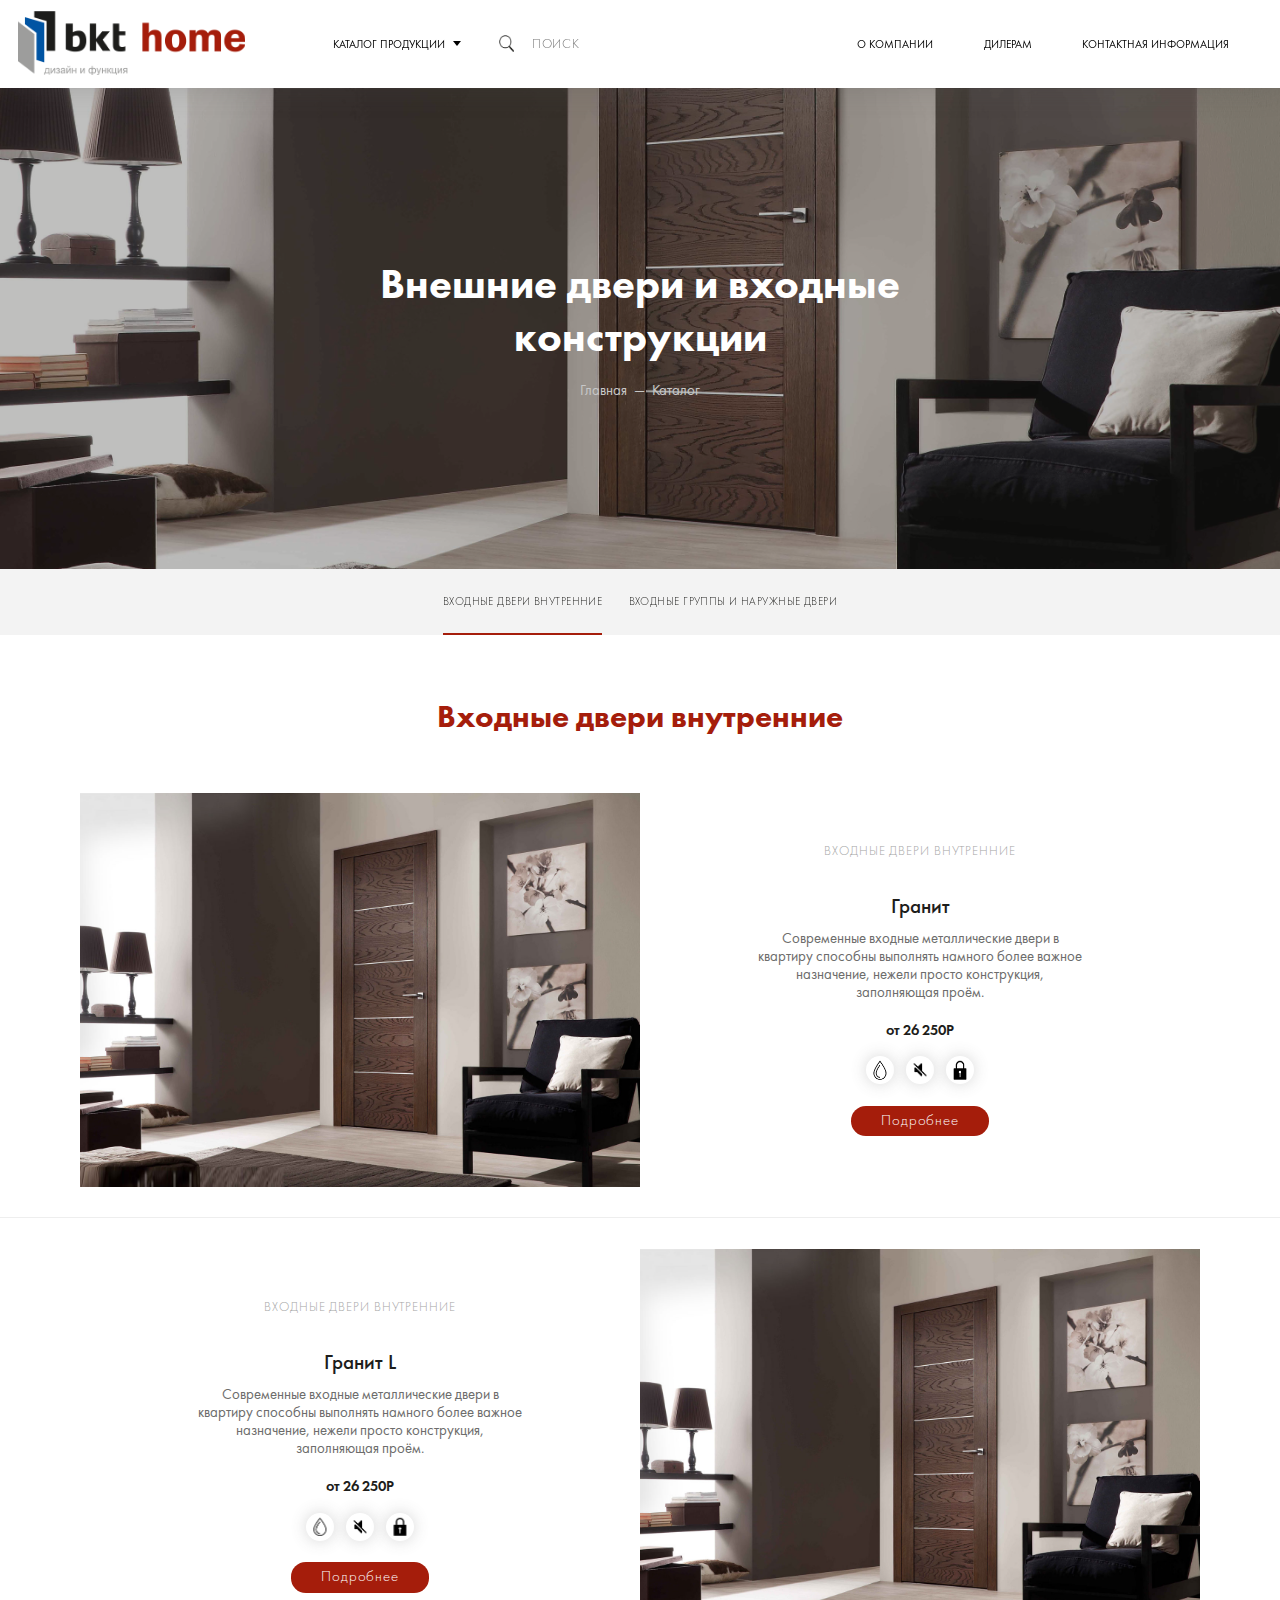
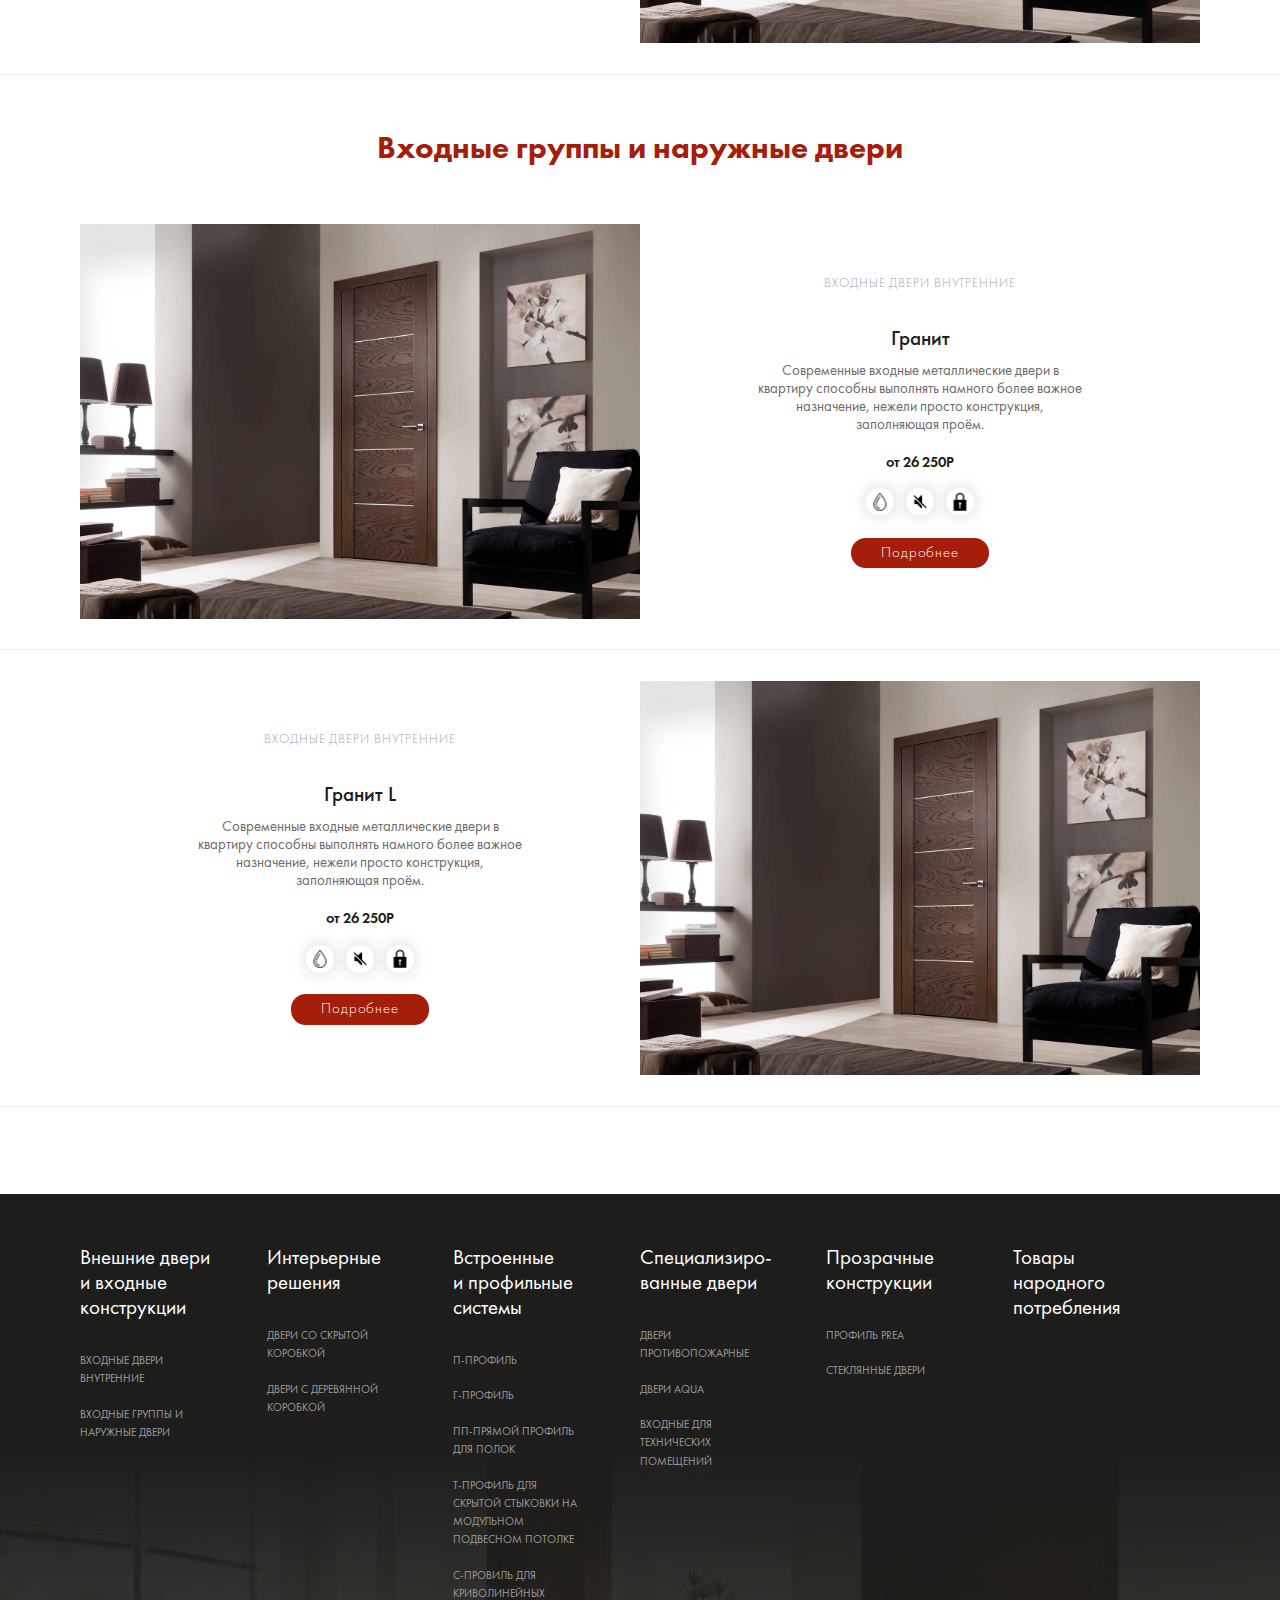
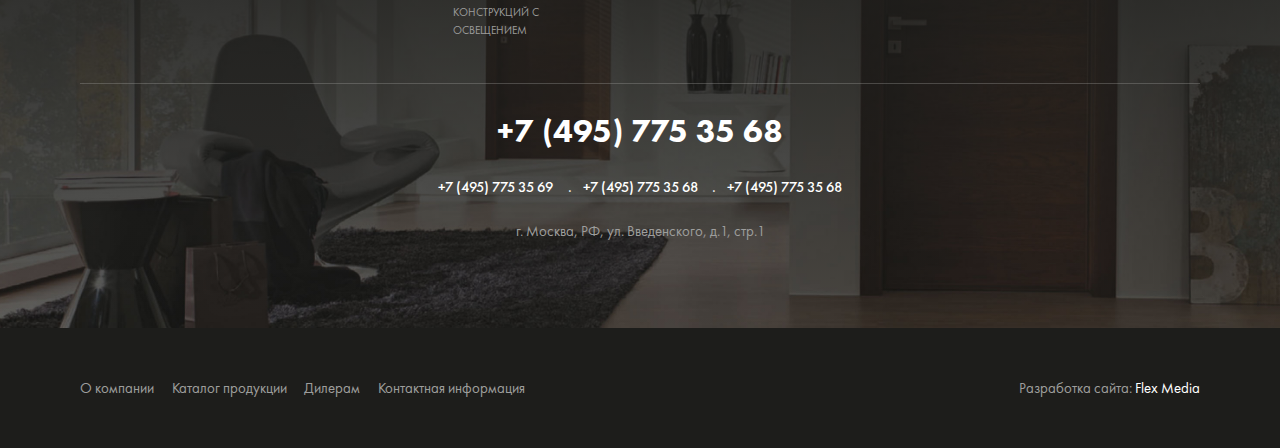
<file: bitrix/templates/main/1-0category.html>
<!DOCTYPE html>
<html>
  <head>
    <meta charset="utf-8">
    <title>1-0category</title>
    <meta name="viewport" content="width=device-width, initial-scale=1">
    <meta name="format-detection" content="telephone=no">
    <link rel="stylesheet" media="all" href="css/screen.css">
    <script src="http://api-maps.yandex.ru/2.1/?lang=ru_RU"></script>
    <script src="js/app.js"></script>
  </head>
  <body>
    <!--BEGIN out-->
    <div class="out out-inner">
      <header class="header"><a class="logo" href="/"></a>
        <nav class="navigation"><a class="navigation-item" href="#">О компании</a><a class="navigation-item" href="#">Дилерам</a><a class="navigation-item" href="#">Контактная информация</a>
        </nav>
        <div class="overlay">
          <div class="nav">
            <div class="nav-trigger"><span>Каталог продукции </span><i></i></div>
            <div class="nav-drop">
              <ul class="level level-1">
                <li class="level-item"><a href="#">Внешние двери и&nbsp;входные конструкции</a>
                  <ul class="level level-2">
                    <li class="level-item"><a href="#">Входные двери внутренние</a></li>
                    <li class="level-item"><a href="#">Входные группы и наружные двери</a></li>
                  </ul>
                </li>
                <li class="level-item"><a href="#">Интерьерные решения</a>
                  <ul class="level level-2">
                    <li class="level-item"><a href="#">Двери со скрытой коробкой</a></li>
                    <li class="level-item"><a href="#">Двери с деревянной коробкой</a></li>
                  </ul>
                </li>
                <li class="level-item"><a href="#">Встроенные и профильные системы</a>
                  <ul class="level level-2">
                    <li class="level-item"><a href="#">П-профиль</a></li>
                    <li class="level-item"><a href="#">Г-профиль</a></li>
                    <li class="level-item"><a href="#">ПП-прямой профиль для полок</a></li>
                    <li class="level-item"><a href="#">Т-профиль для скрытой стыковки на модульном подвесном потолке</a></li>
                    <li class="level-item"><a href="#">С-провиль для криволинейных конструкций с освещением</a></li>
                  </ul>
                </li>
                <li class="level-item"><a href="#">Специализиро&shy;ванные двери</a>
                  <ul class="level level-2">
                    <li class="level-item"><a href="#">Двери противопожарные</a></li>
                    <li class="level-item"><a href="#">Двери AQUA</a></li>
                    <li class="level-item"><a href="#">Входные для технических помещений</a></li>
                  </ul>
                </li>
                <li class="level-item"><a href="#">Прозрачные конструкции</a>
                  <ul class="level level-2">
                    <li class="level-item"><a href="#">Профиль Prea</a></li>
                    <li class="level-item"><a href="#">Стеклянные двери</a></li>
                  </ul>
                </li>
                <li class="level-item"><a href="#">Товары народного потребления</a></li>
              </ul>
            </div>
          </div>
          <div class="header-search">
            <div class="form form-trigger">
              <form>
                <div class="field">
                  <button class="btn-search" type="button"></button>
                </div>
                <div class="field">
                  <input type="text" placeholder="Поиск">
                </div>
              </form>
            </div>
          </div>
        </div>
        <div class="hamburger">
          <div class="hamburger-inner"><span></span><span></span><span></span></div>
        </div>
      </header>
      <div class="wrapper">
        <section class="head">
          <div class="head-bg" style="background-image: url(img/catalog.jpg)"></div>
          <div class="head-wrap">
            <div class="head-title">Внешние двери и&nbsp;входные конструкции</div>
            <ul class="breadcrumbs">
              <li class="breadcrumbs-item"><a href="#">Главная</a></li>
              <li class="breadcrumbs-item"><a href="#">Каталог</a></li>
            </ul>
          </div>
        </section>
        <nav class="secondary-nav">
          <ul>
                        <li><a class="active" data-scroller="#scroll-1">Входные двери внутренние</a></li>
                        <li><a data-scroller="#scroll-2">Входные группы и наружные двери</a></li>
          </ul>
        </nav>
        <section class="container">
          <div class="content">
            <div class="l-center">
              <div class="row">
                <div class="products">
                  <div class="sc-section" id="scroll-1">
                    <div class="title">Входные двери внутренние</div>
                    <div class="products-preview">
                      <div class="products-preview__item">
                        <div class="preview__item-columns columns-left">
                          <div class="preview__item-columns-left"><img src="img/item.jpg"></div>
                          <div class="preview__item-columns-right">
                            <div class="preview__descr">
                              <div class="preview__descr-container">
                                <div class="category">Входные двери внутренние</div>
                                <div class="category-material">Гранит</div>
                                <div class="category-descr">Современные входные металлические двери в квартиру способны выполнять намного более важное назначение, нежели просто конструкция, заполняющая проём.</div>
                                <div class="price">от 26 250Р</div>
                                <div class="badge">
                                  <div class="badge-item tips" aria-describedby="tip1">
                                    <div class="tooltip" id="tip1" role="tooltip">
                                      <p>Lorem ipsum dolor sit amet, consectetur adipisicing elit, sed do eiusmod tempor incididunt ut labore et dolore magna aliqua. Ut enim ad minim veniam quis nostrud exercitation ullamco laboris nisi ut aliquip ex ea commodo consequat. Duis aute irure dolor in reprehenderit in voluptate velit esse cillum dolore eu fugiat nulla pariatur. Excepteur sint occaecat cupidatat non.</p>
                                    </div><img src="img/icons/icon-4.png">
                                  </div>
                                  <div class="badge-item tips" aria-describedby="tip2">
                                    <div class="tooltip" id="tip2" role="tooltip">
                                      <p>Lorem ipsum dolor sit amet, consectetur adipisicing elit, sed do eiusmod tempor incididunt ut labore et dolore magna aliqua. Ut enim ad minim veniam quis nostrud exercitation ullamco laboris nisi ut aliquip ex ea commodo consequat. Duis aute irure dolor in reprehenderit in voluptate velit esse cillum dolore eu fugiat nulla pariatur. Excepteur sint occaecat cupidatat non.</p>
                                    </div><img src="img/icons/icon-5.png">
                                  </div>
                                  <div class="badge-item tips" aria-describedby="tip3">
                                    <div class="tooltip" id="tip3" role="tooltip">
                                      <p>Lorem ipsum dolor sit amet, consectetur adipisicing elit, sed do eiusmod tempor incididunt ut labore et dolore magna aliqua. Ut enim ad minim veniam quis nostrud exercitation ullamco laboris nisi ut aliquip ex ea commodo consequat. Duis aute irure dolor in reprehenderit in voluptate velit esse cillum dolore eu fugiat nulla pariatur. Excepteur sint occaecat cupidatat non.</p>
                                    </div><img src="img/icons/icon-6.png">
                                  </div>
                                </div><a class="btn btn-red" href="#"><span>Подробнее</span></a>
                              </div>
                            </div>
                          </div>
                        </div>
                        <hr>
                        <div class="preview__item-columns columns-right">
                          <div class="preview__item-columns-left"><img src="img/item.jpg"></div>
                          <div class="preview__item-columns-right">
                            <div class="preview__descr">
                              <div class="preview__descr-container">
                                <div class="category">Входные двери внутренние</div>
                                <div class="category-material">Гранит L</div>
                                <div class="category-descr">Современные входные металлические двери в квартиру способны выполнять намного более важное назначение, нежели просто конструкция, заполняющая проём.</div>
                                <div class="price">от 26 250Р</div>
                                <div class="badge">
                                  <div class="badge-item tips" aria-describedby="tip1">
                                    <div class="tooltip" id="tip1" role="tooltip">
                                      <p>Lorem ipsum dolor sit amet, consectetur adipisicing elit, sed do eiusmod tempor incididunt ut labore et dolore magna aliqua. Ut enim ad minim veniam quis nostrud exercitation ullamco laboris nisi ut aliquip ex ea commodo consequat. Duis aute irure dolor in reprehenderit in voluptate velit esse cillum dolore eu fugiat nulla pariatur. Excepteur sint occaecat cupidatat non.</p>
                                    </div><img src="img/icons/icon-4.png">
                                  </div>
                                  <div class="badge-item tips" aria-describedby="tip2">
                                    <div class="tooltip" id="tip2" role="tooltip">
                                      <p>Lorem ipsum dolor sit amet, consectetur adipisicing elit, sed do eiusmod tempor incididunt ut labore et dolore magna aliqua. Ut enim ad minim veniam quis nostrud exercitation ullamco laboris nisi ut aliquip ex ea commodo consequat. Duis aute irure dolor in reprehenderit in voluptate velit esse cillum dolore eu fugiat nulla pariatur. Excepteur sint occaecat cupidatat non.</p>
                                    </div><img src="img/icons/icon-5.png">
                                  </div>
                                  <div class="badge-item tips" aria-describedby="tip3">
                                    <div class="tooltip" id="tip3" role="tooltip">
                                      <p>Lorem ipsum dolor sit amet, consectetur adipisicing elit, sed do eiusmod tempor incididunt ut labore et dolore magna aliqua. Ut enim ad minim veniam quis nostrud exercitation ullamco laboris nisi ut aliquip ex ea commodo consequat. Duis aute irure dolor in reprehenderit in voluptate velit esse cillum dolore eu fugiat nulla pariatur. Excepteur sint occaecat cupidatat non.</p>
                                    </div><img src="img/icons/icon-6.png">
                                  </div>
                                </div><a class="btn btn-red" href="#"><span>Подробнее</span></a>
                              </div>
                            </div>
                          </div>
                        </div>
                        <hr>
                      </div>
                    </div>
                  </div>
                  <div class="sc-section" id="scroll-2">
                    <div class="title">Входные группы и наружные двери</div>
                    <div class="products-preview">
                      <div class="products-preview__item">
                        <div class="preview__item-columns columns-left">
                          <div class="preview__item-columns-left"><img src="img/item.jpg"></div>
                          <div class="preview__item-columns-right">
                            <div class="preview__descr">
                              <div class="preview__descr-container">
                                <div class="category">Входные двери внутренние</div>
                                <div class="category-material">Гранит</div>
                                <div class="category-descr">Современные входные металлические двери в квартиру способны выполнять намного более важное назначение, нежели просто конструкция, заполняющая проём.</div>
                                <div class="price">от 26 250Р</div>
                                <div class="badge">
                                  <div class="badge-item tips" aria-describedby="tip1">
                                    <div class="tooltip" id="tip1" role="tooltip">
                                      <p>Lorem ipsum dolor sit amet, consectetur adipisicing elit, sed do eiusmod tempor incididunt ut labore et dolore magna aliqua. Ut enim ad minim veniam quis nostrud exercitation ullamco laboris nisi ut aliquip ex ea commodo consequat. Duis aute irure dolor in reprehenderit in voluptate velit esse cillum dolore eu fugiat nulla pariatur. Excepteur sint occaecat cupidatat non.</p>
                                    </div><img src="img/icons/icon-4.png">
                                  </div>
                                  <div class="badge-item tips" aria-describedby="tip2">
                                    <div class="tooltip" id="tip2" role="tooltip">
                                      <p>Lorem ipsum dolor sit amet, consectetur adipisicing elit, sed do eiusmod tempor incididunt ut labore et dolore magna aliqua. Ut enim ad minim veniam quis nostrud exercitation ullamco laboris nisi ut aliquip ex ea commodo consequat. Duis aute irure dolor in reprehenderit in voluptate velit esse cillum dolore eu fugiat nulla pariatur. Excepteur sint occaecat cupidatat non.</p>
                                    </div><img src="img/icons/icon-5.png">
                                  </div>
                                  <div class="badge-item tips" aria-describedby="tip3">
                                    <div class="tooltip" id="tip3" role="tooltip">
                                      <p>Lorem ipsum dolor sit amet, consectetur adipisicing elit, sed do eiusmod tempor incididunt ut labore et dolore magna aliqua. Ut enim ad minim veniam quis nostrud exercitation ullamco laboris nisi ut aliquip ex ea commodo consequat. Duis aute irure dolor in reprehenderit in voluptate velit esse cillum dolore eu fugiat nulla pariatur. Excepteur sint occaecat cupidatat non.</p>
                                    </div><img src="img/icons/icon-6.png">
                                  </div>
                                </div><a class="btn btn-red" href="#"><span>Подробнее</span></a>
                              </div>
                            </div>
                          </div>
                        </div>
                        <hr>
                        <div class="preview__item-columns columns-right">
                          <div class="preview__item-columns-left"><img src="img/item.jpg"></div>
                          <div class="preview__item-columns-right">
                            <div class="preview__descr">
                              <div class="preview__descr-container">
                                <div class="category">Входные двери внутренние</div>
                                <div class="category-material">Гранит L</div>
                                <div class="category-descr">Современные входные металлические двери в квартиру способны выполнять намного более важное назначение, нежели просто конструкция, заполняющая проём.</div>
                                <div class="price">от 26 250Р</div>
                                <div class="badge">
                                  <div class="badge-item tips" aria-describedby="tip1">
                                    <div class="tooltip" id="tip1" role="tooltip">
                                      <p>Lorem ipsum dolor sit amet, consectetur adipisicing elit, sed do eiusmod tempor incididunt ut labore et dolore magna aliqua. Ut enim ad minim veniam quis nostrud exercitation ullamco laboris nisi ut aliquip ex ea commodo consequat. Duis aute irure dolor in reprehenderit in voluptate velit esse cillum dolore eu fugiat nulla pariatur. Excepteur sint occaecat cupidatat non.</p>
                                    </div><img src="img/icons/icon-4.png">
                                  </div>
                                  <div class="badge-item tips" aria-describedby="tip2">
                                    <div class="tooltip" id="tip2" role="tooltip">
                                      <p>Lorem ipsum dolor sit amet, consectetur adipisicing elit, sed do eiusmod tempor incididunt ut labore et dolore magna aliqua. Ut enim ad minim veniam quis nostrud exercitation ullamco laboris nisi ut aliquip ex ea commodo consequat. Duis aute irure dolor in reprehenderit in voluptate velit esse cillum dolore eu fugiat nulla pariatur. Excepteur sint occaecat cupidatat non.</p>
                                    </div><img src="img/icons/icon-5.png">
                                  </div>
                                  <div class="badge-item tips" aria-describedby="tip3">
                                    <div class="tooltip" id="tip3" role="tooltip">
                                      <p>Lorem ipsum dolor sit amet, consectetur adipisicing elit, sed do eiusmod tempor incididunt ut labore et dolore magna aliqua. Ut enim ad minim veniam quis nostrud exercitation ullamco laboris nisi ut aliquip ex ea commodo consequat. Duis aute irure dolor in reprehenderit in voluptate velit esse cillum dolore eu fugiat nulla pariatur. Excepteur sint occaecat cupidatat non.</p>
                                    </div><img src="img/icons/icon-6.png">
                                  </div>
                                </div><a class="btn btn-red" href="#"><span>Подробнее</span></a>
                              </div>
                            </div>
                          </div>
                        </div>
                        <hr>
                      </div>
                    </div>
                  </div>
                </div>
              </div>
            </div>
          </div>
        </section>
      </div>
      <footer class="footer">
        <div class="footer-top">
          <div class="footer__scale">
            <div style="background-image: url(img/footer.jpg)"></div>
          </div>
          <div class="l-center">
            <nav class="map__catalog">
              <ul class="map__catalog-item">
                <li><a href="#">Внешние двери и&nbsp;входные конструкции</a>
                  <ul>
                    <li><a href="#">Входные двери внутренние</a></li>
                    <li><a href="#">Входные группы и наружные двери</a></li>
                  </ul>
                </li>
              </ul>
              <ul class="map__catalog-item">
                <li><a href="#">Интерьерные решения</a>
                  <ul>
                    <li><a href="#">Двери со скрытой коробкой</a></li>
                    <li><a href="#">Двери с деревянной коробкой</a></li>
                  </ul>
                </li>
              </ul>
              <ul class="map__catalog-item">
                <li><a href="#">Встроенные и&nbsp;профильные системы</a>
                  <ul>
                    <li><a href="#">П-профиль</a></li>
                    <li><a href="#">Г-профиль</a></li>
                    <li><a href="#">ПП-прямой профиль для полок</a></li>
                    <li><a href="#">Т-профиль для скрытой стыковки на модульном подвесном потолке </a></li>
                    <li><a href="#">С-провиль для криволинейных конструкций с освещением</a></li>
                  </ul>
                </li>
              </ul>
              <ul class="map__catalog-item">
                <li><a href="#">Специализиро&shy;ванные двери</a>
                  <ul>
                    <li><a href="#">Двери противопожарные</a></li>
                    <li><a href="#">Двери AQUA</a></li>
                    <li><a href="#">Входные для технических помещений</a></li>
                  </ul>
                </li>
              </ul>
              <ul class="map__catalog-item">
                <li><a href="#">Прозрачные конструкции</a>
                  <ul>
                    <li><a href="#">Профиль Prea</a></li>
                    <li><a href="#">Стеклянные двери</a></li>
                  </ul>
                </li>
              </ul>
              <ul class="map__catalog-item">
                <li><a href="#">Товары народного потребления</a></li>
              </ul>
            </nav>
            <div class="contancts">
              <div class="main__phone"><span>+7 (495) 775 35 68</span></div>
              <ul class="phone__list">
                <li>+7 (495) 775 35 69</li>
                <li>+7 (495) 775 35 68 </li>
                <li>+7 (495) 775 35 68</li>
              </ul>
              <div class="address">г. Москва, РФ, ул. Введенского, д.1, стр.1</div>
            </div>
          </div>
        </div>
        <div class="footer-bottom">
          <div class="l-center">
            <nav class="footer__nav"><a class="footer__nav-item" href="#">О компании</a><a class="footer__nav-item" href="#">Каталог продукции</a><a class="footer__nav-item" href="#">Дилерам</a><a class="footer__nav-item" href="#">Контактная информация</a>
            </nav>
            <div class="developers"><a href="#">Разработка сайта: <span>Flex Media</span></a></div>
          </div>
        </div>
      </footer>
    </div>
    <!--END out-->
    <div class="modal__wrap" data-modal-wrap="callback">
      <div class="modal modal-front">
        <div class="btn-close"></div>
        <div class="modal__title">Форма обратной связи</div>
        <div class="form">
          <form class="js-validate">
            <div class="field">
              <div class="field-head"><span>Ваше имя*</span></div>
              <div class="field-body">
                <input type="text" data-validation="length" data-validation-length="min2">
              </div>
            </div>
            <div class="field">
              <div class="field-head"><span>E-mail*</span></div>
              <div class="field-body">
                <input type="text" data-validation="email">
              </div>
            </div>
            <div class="field">
              <div class="field-head"><span>телефон*</span></div>
              <div class="field-body">
                <input class="numeric" type="text" data-validation="length" data-validation-length="6-20">
              </div>
            </div>
            <div class="field">
              <div class="field-head"><span>сообщение</span></div>
              <div class="field-body">
                <textarea></textarea>
              </div>
            </div>
            <div class="field">
              <button class="btn btn-red" type="submit"><span>Отправить</span></button>
            </div>
          </form>
        </div>
      </div>
      <div class="modal modal-back">
        <div class="btn-close"></div>
        <div class="modal__title">Благодарим вас!</div>
        <div class="modal__text"> 
          <p>В течение рабочего дня с вами свяжется наш менеджер. Спасибо, что выбрали нас!</p>
        </div>
        <div class="close">Закрыть</div>
      </div>
    </div>
    <div class="modal__wrap modal__wrap-size" data-modal-wrap="size">
      <div class="modal modal-front">
        <div class="btn-close"></div>
        <div class="modal__title">Выберите размер</div>
        <div class="form">
          <div class="field">
            <div class="field-body">
              <input type="radio" name="size" id="size-1" value="600 × 2000 × 36 мм">
              <label for="size-1"><span>600 × 2000 × 36 мм</span></label>
            </div>
            <div class="field-body">
              <input type="radio" name="size" id="size-2" value="700 × 2000 × 36 мм">
              <label for="size-2"><span>700 × 2000 × 36 мм</span></label>
            </div>
            <div class="field-body">
              <input type="radio" name="size" id="size-3" value="800 × 2000 × 36 мм">
              <label for="size-3"><span>7800 × 2000 × 36 мм</span></label>
            </div>
          </div>
          <div class="field">
            <div class="field-body">
              <input type="radio" name="size" id="size-4" value="900 × 2000 × 36 мм">
              <label for="size-4"><span>900 × 2000 × 36 мм</span></label>
            </div>
            <div class="field-body">
              <input type="radio" name="size" id="size-5" value="1000 × 2000 × 36 мм">
              <label for="size-5"><span>1000 × 2000 × 36 мм</span></label>
            </div>
          </div>
        </div>
        <div class="form-submit">
          <button class="btn btn-red btn-select" type="button"><span>Выбрать</span></button>
        </div>
      </div>
    </div>
    <div class="modal__wrap modal__wrap-lining" data-modal-wrap="lining">
      <div class="modal modal-front">
        <div class="btn-close"></div>
        <div class="modal__title">Выберите облицовку</div>
        <div class="form">
          <div class="field">
            <div class="field-body">
              <input type="radio" name="lining" id="size-6" value="порошковая окраска">
              <label for="size-6">
                <div class="image__cover"><img src="img/surface.png"></div>
                <div class="caption">порошковая окраска</div>
              </label>
            </div>
          </div>
          <div class="field">
            <div class="field-body">
              <input type="radio" name="lining" id="size-7" value="окраска автоэмалью">
              <label for="size-7">
                <div class="image__cover"><img src="img/surface.png"></div>
                <div class="caption">окраска автоэмалью</div>
              </label>
            </div>
          </div>
          <div class="field">
            <div class="field-body">
              <input type="radio" name="lining" id="size-8" value="окраска жидкими красками">
              <label for="size-8">
                <div class="image__cover"><img src="img/surface.png"></div>
                <div class="caption">окраска жидкими красками</div>
              </label>
            </div>
          </div>
        </div>
        <div class="form-submit">
          <button class="btn btn-red btn-select" type="button"><span>Выбрать</span></button>
        </div>
      </div>
    </div>
    <div class="modal__wrap modal__wrap-color" data-modal-wrap="color">
      <div class="modal modal-front">
        <div class="btn-close"></div>
        <div class="modal__title">Выберите цвет</div>
        <div class="form">
          <div class="field">
            <div class="field-body">
              <div class="color-rotator color-rotator__popup">
                                <div class="color-item">
                                  <input type="radio" name="color" id="t-1" value="Черный">
                                  <label for="t-1">
                                    <div class="color-hex tips" aria-describedby="tips-1" style="background-color:#000000"></div>
                                    <div class="tooltip" id="tips-1" role="tooltip">
                                      <p>Черный</p>
                                    </div>
                                  </label>
                                </div>
                                <div class="color-item">
                                  <input type="radio" name="color" id="t-2" value="Черный">
                                  <label for="t-2">
                                    <div class="color-hex tips" aria-describedby="tips-2" style="background-color:#d7fdce"></div>
                                    <div class="tooltip" id="tips-2" role="tooltip">
                                      <p>Черный</p>
                                    </div>
                                  </label>
                                </div>
                                <div class="color-item">
                                  <input type="radio" name="color" id="t-3" value="Черный">
                                  <label for="t-3">
                                    <div class="color-hex tips" aria-describedby="tips-3" style="background-color:#8d7f0e"></div>
                                    <div class="tooltip" id="tips-3" role="tooltip">
                                      <p>Черный</p>
                                    </div>
                                  </label>
                                </div>
                                <div class="color-item">
                                  <input type="radio" name="color" id="t-4" value="Черный">
                                  <label for="t-4">
                                    <div class="color-hex tips" aria-describedby="tips-4" style="background-color:#40c362"></div>
                                    <div class="tooltip" id="tips-4" role="tooltip">
                                      <p>Черный</p>
                                    </div>
                                  </label>
                                </div>
                                <div class="color-item">
                                  <input type="radio" name="color" id="t-5" value="Черный">
                                  <label for="t-5">
                                    <div class="color-hex tips" aria-describedby="tips-5" style="background-color:#5bd3fd"></div>
                                    <div class="tooltip" id="tips-5" role="tooltip">
                                      <p>Черный</p>
                                    </div>
                                  </label>
                                </div>
                                <div class="color-item">
                                  <input type="radio" name="color" id="t-6" value="Черный">
                                  <label for="t-6">
                                    <div class="color-hex tips" aria-describedby="tips-6" style="background-color:#de7503"></div>
                                    <div class="tooltip" id="tips-6" role="tooltip">
                                      <p>Черный</p>
                                    </div>
                                  </label>
                                </div>
                                <div class="color-item">
                                  <input type="radio" name="color" id="t-7" value="Черный">
                                  <label for="t-7">
                                    <div class="color-hex tips" aria-describedby="tips-7" style="background-color:#000000"></div>
                                    <div class="tooltip" id="tips-7" role="tooltip">
                                      <p>Черный</p>
                                    </div>
                                  </label>
                                </div>
                                <div class="color-item">
                                  <input type="radio" name="color" id="t-8" value="Черный">
                                  <label for="t-8">
                                    <div class="color-hex tips" aria-describedby="tips-8" style="background-color:#d7fdce"></div>
                                    <div class="tooltip" id="tips-8" role="tooltip">
                                      <p>Черный</p>
                                    </div>
                                  </label>
                                </div>
                                <div class="color-item">
                                  <input type="radio" name="color" id="t-9" value="Черный">
                                  <label for="t-9">
                                    <div class="color-hex tips" aria-describedby="tips-9" style="background-color:#8d7f0e"></div>
                                    <div class="tooltip" id="tips-9" role="tooltip">
                                      <p>Черный</p>
                                    </div>
                                  </label>
                                </div>
                                <div class="color-item">
                                  <input type="radio" name="color" id="t-10" value="Черный">
                                  <label for="t-10">
                                    <div class="color-hex tips" aria-describedby="tips-10" style="background-color:#40c362"></div>
                                    <div class="tooltip" id="tips-10" role="tooltip">
                                      <p>Черный</p>
                                    </div>
                                  </label>
                                </div>
                                <div class="color-item">
                                  <input type="radio" name="color" id="t-11" value="Черный">
                                  <label for="t-11">
                                    <div class="color-hex tips" aria-describedby="tips-11" style="background-color:#5bd3fd"></div>
                                    <div class="tooltip" id="tips-11" role="tooltip">
                                      <p>Черный</p>
                                    </div>
                                  </label>
                                </div>
                                <div class="color-item">
                                  <input type="radio" name="color" id="t-12" value="Черный">
                                  <label for="t-12">
                                    <div class="color-hex tips" aria-describedby="tips-12" style="background-color:#de7503"></div>
                                    <div class="tooltip" id="tips-12" role="tooltip">
                                      <p>Черный</p>
                                    </div>
                                  </label>
                                </div>
                                <div class="color-item">
                                  <input type="radio" name="color" id="t-13" value="Черный">
                                  <label for="t-13">
                                    <div class="color-hex tips" aria-describedby="tips-13" style="background-color:#40c362"></div>
                                    <div class="tooltip" id="tips-13" role="tooltip">
                                      <p>Черный</p>
                                    </div>
                                  </label>
                                </div>
                                <div class="color-item">
                                  <input type="radio" name="color" id="t-14" value="Черный">
                                  <label for="t-14">
                                    <div class="color-hex tips" aria-describedby="tips-14" style="background-color:#5bd3fd"></div>
                                    <div class="tooltip" id="tips-14" role="tooltip">
                                      <p>Черный</p>
                                    </div>
                                  </label>
                                </div>
                                <div class="color-item">
                                  <input type="radio" name="color" id="t-15" value="Черный">
                                  <label for="t-15">
                                    <div class="color-hex tips" aria-describedby="tips-15" style="background-color:#de7503"></div>
                                    <div class="tooltip" id="tips-15" role="tooltip">
                                      <p>Черный</p>
                                    </div>
                                  </label>
                                </div>
                                <div class="color-item">
                                  <input type="radio" name="color" id="t-16" value="Черный">
                                  <label for="t-16">
                                    <div class="color-hex tips" aria-describedby="tips-16" style="background-color:#000000"></div>
                                    <div class="tooltip" id="tips-16" role="tooltip">
                                      <p>Черный</p>
                                    </div>
                                  </label>
                                </div>
                                <div class="color-item">
                                  <input type="radio" name="color" id="t-17" value="Черный">
                                  <label for="t-17">
                                    <div class="color-hex tips" aria-describedby="tips-17" style="background-color:#d7fdce"></div>
                                    <div class="tooltip" id="tips-17" role="tooltip">
                                      <p>Черный</p>
                                    </div>
                                  </label>
                                </div>
                                <div class="color-item">
                                  <input type="radio" name="color" id="t-18" value="Черный">
                                  <label for="t-18">
                                    <div class="color-hex tips" aria-describedby="tips-18" style="background-color:#8d7f0e"></div>
                                    <div class="tooltip" id="tips-18" role="tooltip">
                                      <p>Черный</p>
                                    </div>
                                  </label>
                                </div>
                                <div class="color-item">
                                  <input type="radio" name="color" id="t-19" value="Черный">
                                  <label for="t-19">
                                    <div class="color-hex tips" aria-describedby="tips-19" style="background-color:#40c362"></div>
                                    <div class="tooltip" id="tips-19" role="tooltip">
                                      <p>Черный</p>
                                    </div>
                                  </label>
                                </div>
                                <div class="color-item">
                                  <input type="radio" name="color" id="t-20" value="Черный">
                                  <label for="t-20">
                                    <div class="color-hex tips" aria-describedby="tips-20" style="background-color:#5bd3fd"></div>
                                    <div class="tooltip" id="tips-20" role="tooltip">
                                      <p>Черный</p>
                                    </div>
                                  </label>
                                </div>
                                <div class="color-item">
                                  <input type="radio" name="color" id="t-21" value="Черный">
                                  <label for="t-21">
                                    <div class="color-hex tips" aria-describedby="tips-21" style="background-color:#de7503"></div>
                                    <div class="tooltip" id="tips-21" role="tooltip">
                                      <p>Черный</p>
                                    </div>
                                  </label>
                                </div>
                                <div class="color-item">
                                  <input type="radio" name="color" id="t-22" value="Черный">
                                  <label for="t-22">
                                    <div class="color-hex tips" aria-describedby="tips-22" style="background-color:#000000"></div>
                                    <div class="tooltip" id="tips-22" role="tooltip">
                                      <p>Черный</p>
                                    </div>
                                  </label>
                                </div>
                                <div class="color-item">
                                  <input type="radio" name="color" id="t-23" value="Черный">
                                  <label for="t-23">
                                    <div class="color-hex tips" aria-describedby="tips-23" style="background-color:#d7fdce"></div>
                                    <div class="tooltip" id="tips-23" role="tooltip">
                                      <p>Черный</p>
                                    </div>
                                  </label>
                                </div>
                                <div class="color-item">
                                  <input type="radio" name="color" id="t-24" value="Черный">
                                  <label for="t-24">
                                    <div class="color-hex tips" aria-describedby="tips-24" style="background-color:#8d7f0e"></div>
                                    <div class="tooltip" id="tips-24" role="tooltip">
                                      <p>Черный</p>
                                    </div>
                                  </label>
                                </div>
                                <div class="color-item">
                                  <input type="radio" name="color" id="t-25" value="Черный">
                                  <label for="t-25">
                                    <div class="color-hex tips" aria-describedby="tips-25" style="background-color:#40c362"></div>
                                    <div class="tooltip" id="tips-25" role="tooltip">
                                      <p>Черный</p>
                                    </div>
                                  </label>
                                </div>
                                <div class="color-item">
                                  <input type="radio" name="color" id="t-26" value="Черный">
                                  <label for="t-26">
                                    <div class="color-hex tips" aria-describedby="tips-26" style="background-color:#5bd3fd"></div>
                                    <div class="tooltip" id="tips-26" role="tooltip">
                                      <p>Черный</p>
                                    </div>
                                  </label>
                                </div>
                                <div class="color-item">
                                  <input type="radio" name="color" id="t-27" value="Черный">
                                  <label for="t-27">
                                    <div class="color-hex tips" aria-describedby="tips-27" style="background-color:#de7503"></div>
                                    <div class="tooltip" id="tips-27" role="tooltip">
                                      <p>Черный</p>
                                    </div>
                                  </label>
                                </div>
                                <div class="color-item">
                                  <input type="radio" name="color" id="t-28" value="Черный">
                                  <label for="t-28">
                                    <div class="color-hex tips" aria-describedby="tips-28" style="background-color:#40c362"></div>
                                    <div class="tooltip" id="tips-28" role="tooltip">
                                      <p>Черный</p>
                                    </div>
                                  </label>
                                </div>
                                <div class="color-item">
                                  <input type="radio" name="color" id="t-29" value="Черный">
                                  <label for="t-29">
                                    <div class="color-hex tips" aria-describedby="tips-29" style="background-color:#5bd3fd"></div>
                                    <div class="tooltip" id="tips-29" role="tooltip">
                                      <p>Черный</p>
                                    </div>
                                  </label>
                                </div>
                                <div class="color-item">
                                  <input type="radio" name="color" id="t-30" value="Черный">
                                  <label for="t-30">
                                    <div class="color-hex tips" aria-describedby="tips-30" style="background-color:#de7503"></div>
                                    <div class="tooltip" id="tips-30" role="tooltip">
                                      <p>Черный</p>
                                    </div>
                                  </label>
                                </div>
                                <div class="color-item">
                                  <input type="radio" name="color" id="t-31" value="Черный">
                                  <label for="t-31">
                                    <div class="color-hex tips" aria-describedby="tips-31" style="background-color:#000000"></div>
                                    <div class="tooltip" id="tips-31" role="tooltip">
                                      <p>Черный</p>
                                    </div>
                                  </label>
                                </div>
                                <div class="color-item">
                                  <input type="radio" name="color" id="t-32" value="Черный">
                                  <label for="t-32">
                                    <div class="color-hex tips" aria-describedby="tips-32" style="background-color:#d7fdce"></div>
                                    <div class="tooltip" id="tips-32" role="tooltip">
                                      <p>Черный</p>
                                    </div>
                                  </label>
                                </div>
                                <div class="color-item">
                                  <input type="radio" name="color" id="t-33" value="Черный">
                                  <label for="t-33">
                                    <div class="color-hex tips" aria-describedby="tips-33" style="background-color:#8d7f0e"></div>
                                    <div class="tooltip" id="tips-33" role="tooltip">
                                      <p>Черный</p>
                                    </div>
                                  </label>
                                </div>
                                <div class="color-item">
                                  <input type="radio" name="color" id="t-34" value="Черный">
                                  <label for="t-34">
                                    <div class="color-hex tips" aria-describedby="tips-34" style="background-color:#40c362"></div>
                                    <div class="tooltip" id="tips-34" role="tooltip">
                                      <p>Черный</p>
                                    </div>
                                  </label>
                                </div>
                                <div class="color-item">
                                  <input type="radio" name="color" id="t-35" value="Черный">
                                  <label for="t-35">
                                    <div class="color-hex tips" aria-describedby="tips-35" style="background-color:#5bd3fd"></div>
                                    <div class="tooltip" id="tips-35" role="tooltip">
                                      <p>Черный</p>
                                    </div>
                                  </label>
                                </div>
                                <div class="color-item">
                                  <input type="radio" name="color" id="t-36" value="Черный">
                                  <label for="t-36">
                                    <div class="color-hex tips" aria-describedby="tips-36" style="background-color:#de7503"></div>
                                    <div class="tooltip" id="tips-36" role="tooltip">
                                      <p>Черный</p>
                                    </div>
                                  </label>
                                </div>
                                <div class="color-item">
                                  <input type="radio" name="color" id="t-37" value="Черный">
                                  <label for="t-37">
                                    <div class="color-hex tips" aria-describedby="tips-37" style="background-color:#000000"></div>
                                    <div class="tooltip" id="tips-37" role="tooltip">
                                      <p>Черный</p>
                                    </div>
                                  </label>
                                </div>
                                <div class="color-item">
                                  <input type="radio" name="color" id="t-38" value="Черный">
                                  <label for="t-38">
                                    <div class="color-hex tips" aria-describedby="tips-38" style="background-color:#d7fdce"></div>
                                    <div class="tooltip" id="tips-38" role="tooltip">
                                      <p>Черный</p>
                                    </div>
                                  </label>
                                </div>
                                <div class="color-item">
                                  <input type="radio" name="color" id="t-39" value="Черный">
                                  <label for="t-39">
                                    <div class="color-hex tips" aria-describedby="tips-39" style="background-color:#8d7f0e"></div>
                                    <div class="tooltip" id="tips-39" role="tooltip">
                                      <p>Черный</p>
                                    </div>
                                  </label>
                                </div>
                                <div class="color-item">
                                  <input type="radio" name="color" id="t-40" value="Черный">
                                  <label for="t-40">
                                    <div class="color-hex tips" aria-describedby="tips-40" style="background-color:#40c362"></div>
                                    <div class="tooltip" id="tips-40" role="tooltip">
                                      <p>Черный</p>
                                    </div>
                                  </label>
                                </div>
                                <div class="color-item">
                                  <input type="radio" name="color" id="t-41" value="Черный">
                                  <label for="t-41">
                                    <div class="color-hex tips" aria-describedby="tips-41" style="background-color:#5bd3fd"></div>
                                    <div class="tooltip" id="tips-41" role="tooltip">
                                      <p>Черный</p>
                                    </div>
                                  </label>
                                </div>
                                <div class="color-item">
                                  <input type="radio" name="color" id="t-42" value="Черный">
                                  <label for="t-42">
                                    <div class="color-hex tips" aria-describedby="tips-42" style="background-color:#de7503"></div>
                                    <div class="tooltip" id="tips-42" role="tooltip">
                                      <p>Черный</p>
                                    </div>
                                  </label>
                                </div>
                                <div class="color-item">
                                  <input type="radio" name="color" id="t-43" value="Черный">
                                  <label for="t-43">
                                    <div class="color-hex tips" aria-describedby="tips-43" style="background-color:#40c362"></div>
                                    <div class="tooltip" id="tips-43" role="tooltip">
                                      <p>Черный</p>
                                    </div>
                                  </label>
                                </div>
                                <div class="color-item">
                                  <input type="radio" name="color" id="t-44" value="Черный">
                                  <label for="t-44">
                                    <div class="color-hex tips" aria-describedby="tips-44" style="background-color:#5bd3fd"></div>
                                    <div class="tooltip" id="tips-44" role="tooltip">
                                      <p>Черный</p>
                                    </div>
                                  </label>
                                </div>
                                <div class="color-item">
                                  <input type="radio" name="color" id="t-45" value="Черный">
                                  <label for="t-45">
                                    <div class="color-hex tips" aria-describedby="tips-45" style="background-color:#de7503"></div>
                                    <div class="tooltip" id="tips-45" role="tooltip">
                                      <p>Черный</p>
                                    </div>
                                  </label>
                                </div>
                                <div class="color-item">
                                  <input type="radio" name="color" id="t-46" value="Черный">
                                  <label for="t-46">
                                    <div class="color-hex tips" aria-describedby="tips-46" style="background-color:#000000"></div>
                                    <div class="tooltip" id="tips-46" role="tooltip">
                                      <p>Черный</p>
                                    </div>
                                  </label>
                                </div>
                                <div class="color-item">
                                  <input type="radio" name="color" id="t-47" value="Черный">
                                  <label for="t-47">
                                    <div class="color-hex tips" aria-describedby="tips-47" style="background-color:#d7fdce"></div>
                                    <div class="tooltip" id="tips-47" role="tooltip">
                                      <p>Черный</p>
                                    </div>
                                  </label>
                                </div>
                                <div class="color-item">
                                  <input type="radio" name="color" id="t-48" value="Черный">
                                  <label for="t-48">
                                    <div class="color-hex tips" aria-describedby="tips-48" style="background-color:#8d7f0e"></div>
                                    <div class="tooltip" id="tips-48" role="tooltip">
                                      <p>Черный</p>
                                    </div>
                                  </label>
                                </div>
                                <div class="color-item">
                                  <input type="radio" name="color" id="t-49" value="Черный">
                                  <label for="t-49">
                                    <div class="color-hex tips" aria-describedby="tips-49" style="background-color:#40c362"></div>
                                    <div class="tooltip" id="tips-49" role="tooltip">
                                      <p>Черный</p>
                                    </div>
                                  </label>
                                </div>
                                <div class="color-item">
                                  <input type="radio" name="color" id="t-50" value="Черный">
                                  <label for="t-50">
                                    <div class="color-hex tips" aria-describedby="tips-50" style="background-color:#5bd3fd"></div>
                                    <div class="tooltip" id="tips-50" role="tooltip">
                                      <p>Черный</p>
                                    </div>
                                  </label>
                                </div>
                                <div class="color-item">
                                  <input type="radio" name="color" id="t-51" value="Черный">
                                  <label for="t-51">
                                    <div class="color-hex tips" aria-describedby="tips-51" style="background-color:#de7503"></div>
                                    <div class="tooltip" id="tips-51" role="tooltip">
                                      <p>Черный</p>
                                    </div>
                                  </label>
                                </div>
                                <div class="color-item">
                                  <input type="radio" name="color" id="t-52" value="Черный">
                                  <label for="t-52">
                                    <div class="color-hex tips" aria-describedby="tips-52" style="background-color:#000000"></div>
                                    <div class="tooltip" id="tips-52" role="tooltip">
                                      <p>Черный</p>
                                    </div>
                                  </label>
                                </div>
                                <div class="color-item">
                                  <input type="radio" name="color" id="t-53" value="Черный">
                                  <label for="t-53">
                                    <div class="color-hex tips" aria-describedby="tips-53" style="background-color:#d7fdce"></div>
                                    <div class="tooltip" id="tips-53" role="tooltip">
                                      <p>Черный</p>
                                    </div>
                                  </label>
                                </div>
                                <div class="color-item">
                                  <input type="radio" name="color" id="t-54" value="Черный">
                                  <label for="t-54">
                                    <div class="color-hex tips" aria-describedby="tips-54" style="background-color:#8d7f0e"></div>
                                    <div class="tooltip" id="tips-54" role="tooltip">
                                      <p>Черный</p>
                                    </div>
                                  </label>
                                </div>
                                <div class="color-item">
                                  <input type="radio" name="color" id="t-55" value="Черный">
                                  <label for="t-55">
                                    <div class="color-hex tips" aria-describedby="tips-55" style="background-color:#40c362"></div>
                                    <div class="tooltip" id="tips-55" role="tooltip">
                                      <p>Черный</p>
                                    </div>
                                  </label>
                                </div>
                                <div class="color-item">
                                  <input type="radio" name="color" id="t-56" value="Черный">
                                  <label for="t-56">
                                    <div class="color-hex tips" aria-describedby="tips-56" style="background-color:#5bd3fd"></div>
                                    <div class="tooltip" id="tips-56" role="tooltip">
                                      <p>Черный</p>
                                    </div>
                                  </label>
                                </div>
                                <div class="color-item">
                                  <input type="radio" name="color" id="t-57" value="Черный">
                                  <label for="t-57">
                                    <div class="color-hex tips" aria-describedby="tips-57" style="background-color:#de7503"></div>
                                    <div class="tooltip" id="tips-57" role="tooltip">
                                      <p>Черный</p>
                                    </div>
                                  </label>
                                </div>
                                <div class="color-item">
                                  <input type="radio" name="color" id="t-58" value="Черный">
                                  <label for="t-58">
                                    <div class="color-hex tips" aria-describedby="tips-58" style="background-color:#40c362"></div>
                                    <div class="tooltip" id="tips-58" role="tooltip">
                                      <p>Черный</p>
                                    </div>
                                  </label>
                                </div>
                                <div class="color-item">
                                  <input type="radio" name="color" id="t-59" value="Черный">
                                  <label for="t-59">
                                    <div class="color-hex tips" aria-describedby="tips-59" style="background-color:#5bd3fd"></div>
                                    <div class="tooltip" id="tips-59" role="tooltip">
                                      <p>Черный</p>
                                    </div>
                                  </label>
                                </div>
                                <div class="color-item">
                                  <input type="radio" name="color" id="t-60" value="Черный">
                                  <label for="t-60">
                                    <div class="color-hex tips" aria-describedby="tips-60" style="background-color:#de7503"></div>
                                    <div class="tooltip" id="tips-60" role="tooltip">
                                      <p>Черный</p>
                                    </div>
                                  </label>
                                </div>
                                <div class="color-item">
                                  <input type="radio" name="color" id="t-61" value="Черный">
                                  <label for="t-61">
                                    <div class="color-hex tips" aria-describedby="tips-61" style="background-color:#000000"></div>
                                    <div class="tooltip" id="tips-61" role="tooltip">
                                      <p>Черный</p>
                                    </div>
                                  </label>
                                </div>
                                <div class="color-item">
                                  <input type="radio" name="color" id="t-62" value="Черный">
                                  <label for="t-62">
                                    <div class="color-hex tips" aria-describedby="tips-62" style="background-color:#d7fdce"></div>
                                    <div class="tooltip" id="tips-62" role="tooltip">
                                      <p>Черный</p>
                                    </div>
                                  </label>
                                </div>
                                <div class="color-item">
                                  <input type="radio" name="color" id="t-63" value="Черный">
                                  <label for="t-63">
                                    <div class="color-hex tips" aria-describedby="tips-63" style="background-color:#8d7f0e"></div>
                                    <div class="tooltip" id="tips-63" role="tooltip">
                                      <p>Черный</p>
                                    </div>
                                  </label>
                                </div>
                                <div class="color-item">
                                  <input type="radio" name="color" id="t-64" value="Черный">
                                  <label for="t-64">
                                    <div class="color-hex tips" aria-describedby="tips-64" style="background-color:#40c362"></div>
                                    <div class="tooltip" id="tips-64" role="tooltip">
                                      <p>Черный</p>
                                    </div>
                                  </label>
                                </div>
                                <div class="color-item">
                                  <input type="radio" name="color" id="t-65" value="Черный">
                                  <label for="t-65">
                                    <div class="color-hex tips" aria-describedby="tips-65" style="background-color:#5bd3fd"></div>
                                    <div class="tooltip" id="tips-65" role="tooltip">
                                      <p>Черный</p>
                                    </div>
                                  </label>
                                </div>
                                <div class="color-item">
                                  <input type="radio" name="color" id="t-66" value="Черный">
                                  <label for="t-66">
                                    <div class="color-hex tips" aria-describedby="tips-66" style="background-color:#de7503"></div>
                                    <div class="tooltip" id="tips-66" role="tooltip">
                                      <p>Черный</p>
                                    </div>
                                  </label>
                                </div>
                                <div class="color-item">
                                  <input type="radio" name="color" id="t-67" value="Черный">
                                  <label for="t-67">
                                    <div class="color-hex tips" aria-describedby="tips-67" style="background-color:#000000"></div>
                                    <div class="tooltip" id="tips-67" role="tooltip">
                                      <p>Черный</p>
                                    </div>
                                  </label>
                                </div>
                                <div class="color-item">
                                  <input type="radio" name="color" id="t-68" value="Черный">
                                  <label for="t-68">
                                    <div class="color-hex tips" aria-describedby="tips-68" style="background-color:#d7fdce"></div>
                                    <div class="tooltip" id="tips-68" role="tooltip">
                                      <p>Черный</p>
                                    </div>
                                  </label>
                                </div>
                                <div class="color-item">
                                  <input type="radio" name="color" id="t-69" value="Черный">
                                  <label for="t-69">
                                    <div class="color-hex tips" aria-describedby="tips-69" style="background-color:#8d7f0e"></div>
                                    <div class="tooltip" id="tips-69" role="tooltip">
                                      <p>Черный</p>
                                    </div>
                                  </label>
                                </div>
                                <div class="color-item">
                                  <input type="radio" name="color" id="t-70" value="Черный">
                                  <label for="t-70">
                                    <div class="color-hex tips" aria-describedby="tips-70" style="background-color:#40c362"></div>
                                    <div class="tooltip" id="tips-70" role="tooltip">
                                      <p>Черный</p>
                                    </div>
                                  </label>
                                </div>
                                <div class="color-item">
                                  <input type="radio" name="color" id="t-71" value="Черный">
                                  <label for="t-71">
                                    <div class="color-hex tips" aria-describedby="tips-71" style="background-color:#000000"></div>
                                    <div class="tooltip" id="tips-71" role="tooltip">
                                      <p>Черный</p>
                                    </div>
                                  </label>
                                </div>
                                <div class="color-item">
                                  <input type="radio" name="color" id="t-72" value="Черный">
                                  <label for="t-72">
                                    <div class="color-hex tips" aria-describedby="tips-72" style="background-color:#d7fdce"></div>
                                    <div class="tooltip" id="tips-72" role="tooltip">
                                      <p>Черный</p>
                                    </div>
                                  </label>
                                </div>
                                <div class="color-item">
                                  <input type="radio" name="color" id="t-73" value="Черный">
                                  <label for="t-73">
                                    <div class="color-hex tips" aria-describedby="tips-73" style="background-color:#8d7f0e"></div>
                                    <div class="tooltip" id="tips-73" role="tooltip">
                                      <p>Черный</p>
                                    </div>
                                  </label>
                                </div>
                                <div class="color-item">
                                  <input type="radio" name="color" id="t-74" value="Черный">
                                  <label for="t-74">
                                    <div class="color-hex tips" aria-describedby="tips-74" style="background-color:#40c362"></div>
                                    <div class="tooltip" id="tips-74" role="tooltip">
                                      <p>Черный</p>
                                    </div>
                                  </label>
                                </div>
                                <div class="color-item">
                                  <input type="radio" name="color" id="t-75" value="Черный">
                                  <label for="t-75">
                                    <div class="color-hex tips" aria-describedby="tips-75" style="background-color:#5bd3fd"></div>
                                    <div class="tooltip" id="tips-75" role="tooltip">
                                      <p>Черный</p>
                                    </div>
                                  </label>
                                </div>
              </div>
              <div class="rotator-navi">
                <div class="rotator-arrow rotator-arrow__left"></div>
                <div class="rotator-counter">
                  <div class="rotator__counter-current">1</div>
                  <div class="rotator__counter-separator">/</div>
                  <div class="rotator__counter-all">4</div>
                </div>
                <div class="rotator-arrow rotator-arrow__right"></div>
              </div>
            </div>
          </div>
        </div>
        <div class="form-submit">
          <button class="btn btn-red btn-select" type="button"><span>Выбрать</span></button>
        </div>
      </div>
    </div>
    <div class="modal__wrap modal__wrap-equipment" data-modal-wrap="equipment">
      <div class="modal modal-front">
        <div class="btn-close"></div>
        <div class="modal__title">Выберите комплектацию</div>
        <div class="form">
          <div class="field">
            <div class="field-body">
              <div class="tab-container">
                <div class="tab-nav">
                  <ul>
                                        <li class="tab__item"><a data-tab="tab0">главный замок</a></li>
                                        <li class="tab__item"><a data-tab="tab1">дневной замок</a></li>
                                        <li class="tab__item"><a data-tab="tab2">нижний замок</a></li>
                                        <li class="tab__item"><a data-tab="tab3">ручка</a></li>
                  </ul>
                </div>
                <div class="tab-in">
                  <div class="tab-cont" data-tab-cont="tab0">
                    <div class="furn-rotator furn-popup">
                                            <div class="furn-rotator__item">
                                              <input id="id-1" type="radio" name="furniture" data-value="Бренд: Кале, Серия: 1013JU" value="Бренд: Кале, Серия: 1013JU" data-category="Главный замок">
                                              <label for="id-1">
                                                <div class="rotator__item-inner">
                                                  <div class="image__cover"><img src="img/furniture-slide.jpg"></div>
                                                  <div class="descr">
                                                    <div class="name">Бренд: Kale</div>
                                                    <div class="series">Серия: 1013JU</div>
                                                  </div>
                                                </div>
                                              </label>
                                            </div>
                                            <div class="furn-rotator__item">
                                              <input id="id-2" type="radio" name="furniture" data-value="Бренд: Zaha Hadid, Серия: 12Kid" value="Бренд: Zaha Hadid, Серия: 12Kid" data-category="Главный замок">
                                              <label for="id-2">
                                                <div class="rotator__item-inner">
                                                  <div class="image__cover"><img src="img/furniture-slide.jpg"></div>
                                                  <div class="descr">
                                                    <div class="name">Бренд: Zaha Hadid</div>
                                                    <div class="series">Серия: 12Kid</div>
                                                  </div>
                                                </div>
                                              </label>
                                            </div>
                                            <div class="furn-rotator__item">
                                              <input id="id-3" type="radio" name="furniture" data-value="Бренд: Gerda, Серия: 138990" value="Бренд: Gerda, Серия: 138990" data-category="Главный замок">
                                              <label for="id-3">
                                                <div class="rotator__item-inner">
                                                  <div class="image__cover"><img src="img/furniture-slide.jpg"></div>
                                                  <div class="descr">
                                                    <div class="name">Бренд: Gerda</div>
                                                    <div class="series">Серия: 138990</div>
                                                  </div>
                                                </div>
                                              </label>
                                            </div>
                                            <div class="furn-rotator__item">
                                              <input id="id-4" type="radio" name="furniture" data-value="Бренд: Gerda, Серия: 138990" value="Бренд: Gerda, Серия: 138990" data-category="Главный замок">
                                              <label for="id-4">
                                                <div class="rotator__item-inner">
                                                  <div class="image__cover"><img src="img/furniture-slide.jpg"></div>
                                                  <div class="descr">
                                                    <div class="name">Бренд: Gerda</div>
                                                    <div class="series">Серия: 138990</div>
                                                  </div>
                                                </div>
                                              </label>
                                            </div>
                    </div>
                    <div class="rotator-navi">
                      <div class="rotator-arrow rotator-arrow__left"></div>
                      <div class="rotator-counter">
                        <div class="rotator__counter-current">1</div>
                        <div class="rotator__counter-separator">/</div>
                        <div class="rotator__counter-all">4</div>
                      </div>
                      <div class="rotator-arrow rotator-arrow__right"></div>
                    </div>
                  </div>
                  <div class="tab-cont" data-tab-cont="tab1">
                    <div class="furn-rotator furn-popup">
                                            <div class="furn-rotator__item">
                                              <input id="id-5" type="radio" name="furniture1" data-value="Бренд: Кале, Серия: 1013JU" value="Бренд: Кале, Серия: 1013JU" data-category="Дверной замок">
                                              <label for="id-5">
                                                <div class="rotator__item-inner">
                                                  <div class="image__cover"><img src="img/furniture-slide.jpg"></div>
                                                  <div class="descr">
                                                    <div class="name">Бренд: Kale</div>
                                                    <div class="series">Серия: 1013JU</div>
                                                  </div>
                                                </div>
                                              </label>
                                            </div>
                                            <div class="furn-rotator__item">
                                              <input id="id-6" type="radio" name="furniture1" data-value="Бренд: Zaha Hadid, Серия: 12Kid" value="Бренд: Zaha Hadid, Серия: 12Kid" data-category="Дверной замок">
                                              <label for="id-6">
                                                <div class="rotator__item-inner">
                                                  <div class="image__cover"><img src="img/furniture-slide.jpg"></div>
                                                  <div class="descr">
                                                    <div class="name">Бренд: Zaha Hadid</div>
                                                    <div class="series">Серия: 12Kid</div>
                                                  </div>
                                                </div>
                                              </label>
                                            </div>
                                            <div class="furn-rotator__item">
                                              <input id="id-7" type="radio" name="furniture1" data-value="Бренд: Gerda, Серия: 138990" value="Бренд: Gerda, Серия: 138990" data-category="Дверной замок">
                                              <label for="id-7">
                                                <div class="rotator__item-inner">
                                                  <div class="image__cover"><img src="img/furniture-slide.jpg"></div>
                                                  <div class="descr">
                                                    <div class="name">Бренд: Gerda</div>
                                                    <div class="series">Серия: 138990</div>
                                                  </div>
                                                </div>
                                              </label>
                                            </div>
                    </div>
                    <div class="rotator-navi">
                      <div class="rotator-arrow rotator-arrow__left"></div>
                      <div class="rotator-counter">
                        <div class="rotator__counter-current">1</div>
                        <div class="rotator__counter-separator">/</div>
                        <div class="rotator__counter-all">4</div>
                      </div>
                      <div class="rotator-arrow rotator-arrow__right"></div>
                    </div>
                  </div>
                  <div class="tab-cont" data-tab-cont="tab2">
                    <div class="furn-rotator furn-popup">
                                            <div class="furn-rotator__item">
                                              <input id="id-8" type="radio" name="furniture2" data-value="Бренд: Кале, Серия: 1013JU" value="Бренд: Кале, Серия: 1013JU" data-category="Нижний замок">
                                              <label for="id-8">
                                                <div class="rotator__item-inner">
                                                  <div class="image__cover"><img src="img/furniture-slide.jpg"></div>
                                                  <div class="descr">
                                                    <div class="name">Бренд: Kale</div>
                                                    <div class="series">Серия: 1013JU</div>
                                                  </div>
                                                </div>
                                              </label>
                                            </div>
                                            <div class="furn-rotator__item">
                                              <input id="id-9" type="radio" name="furniture2" data-value="Бренд: Zaha Hadid, Серия: 12Kid" value="Бренд: Zaha Hadid, Серия: 12Kid" data-category="Нижний замок">
                                              <label for="id-9">
                                                <div class="rotator__item-inner">
                                                  <div class="image__cover"><img src="img/furniture-slide.jpg"></div>
                                                  <div class="descr">
                                                    <div class="name">Бренд: Zaha Hadid</div>
                                                    <div class="series">Серия: 12Kid</div>
                                                  </div>
                                                </div>
                                              </label>
                                            </div>
                                            <div class="furn-rotator__item">
                                              <input id="id-10" type="radio" name="furniture2" data-value="Бренд: Gerda, Серия: 138990" value="Бренд: Gerda, Серия: 138990" data-category="Нижний замок">
                                              <label for="id-10">
                                                <div class="rotator__item-inner">
                                                  <div class="image__cover"><img src="img/furniture-slide.jpg"></div>
                                                  <div class="descr">
                                                    <div class="name">Бренд: Gerda</div>
                                                    <div class="series">Серия: 138990</div>
                                                  </div>
                                                </div>
                                              </label>
                                            </div>
                                            <div class="furn-rotator__item">
                                              <input id="id-11" type="radio" name="furniture2" data-value="Бренд: Кале, Серия: 1013JU" value="Бренд: Кале, Серия: 1013JU" data-category="Нижний замок">
                                              <label for="id-11">
                                                <div class="rotator__item-inner">
                                                  <div class="image__cover"><img src="img/furniture-slide.jpg"></div>
                                                  <div class="descr">
                                                    <div class="name">Бренд: Kale</div>
                                                    <div class="series">Серия: 1013JU</div>
                                                  </div>
                                                </div>
                                              </label>
                                            </div>
                                            <div class="furn-rotator__item">
                                              <input id="id-12" type="radio" name="furniture2" data-value="Бренд: Zaha Hadid, Серия: 12Kid" value="Бренд: Zaha Hadid, Серия: 12Kid" data-category="Нижний замок">
                                              <label for="id-12">
                                                <div class="rotator__item-inner">
                                                  <div class="image__cover"><img src="img/furniture-slide.jpg"></div>
                                                  <div class="descr">
                                                    <div class="name">Бренд: Zaha Hadid</div>
                                                    <div class="series">Серия: 12Kid</div>
                                                  </div>
                                                </div>
                                              </label>
                                            </div>
                                            <div class="furn-rotator__item">
                                              <input id="id-13" type="radio" name="furniture2" data-value="Бренд: Gerda, Серия: 138990" value="Бренд: Gerda, Серия: 138990" data-category="Нижний замок">
                                              <label for="id-13">
                                                <div class="rotator__item-inner">
                                                  <div class="image__cover"><img src="img/furniture-slide.jpg"></div>
                                                  <div class="descr">
                                                    <div class="name">Бренд: Gerda</div>
                                                    <div class="series">Серия: 138990</div>
                                                  </div>
                                                </div>
                                              </label>
                                            </div>
                    </div>
                    <div class="rotator-navi">
                      <div class="rotator-arrow rotator-arrow__left"></div>
                      <div class="rotator-counter">
                        <div class="rotator__counter-current">1</div>
                        <div class="rotator__counter-separator">/</div>
                        <div class="rotator__counter-all">4</div>
                      </div>
                      <div class="rotator-arrow rotator-arrow__right"></div>
                    </div>
                  </div>
                  <div class="tab-cont" data-tab-cont="tab3">
                    <div class="furn-rotator furn-popup">
                                            <div class="furn-rotator__item">
                                              <input id="id-14" type="radio" name="furniture3" data-value="Бренд: Кале, Серия: 1013JU" value="Бренд: Кале, Серия: 1013JU" data-category="Ручка">
                                              <label for="id-14">
                                                <div class="rotator__item-inner">
                                                  <div class="image__cover"><img src="img/furniture-slide.jpg"></div>
                                                  <div class="descr">
                                                    <div class="name">Бренд: Kale</div>
                                                    <div class="series">Серия: 1013JU</div>
                                                  </div>
                                                </div>
                                              </label>
                                            </div>
                                            <div class="furn-rotator__item">
                                              <input id="id-15" type="radio" name="furniture3" data-value="Бренд: Zaha Hadid, Серия: 12Kid" value="Бренд: Zaha Hadid, Серия: 12Kid" data-category="Ручка">
                                              <label for="id-15">
                                                <div class="rotator__item-inner">
                                                  <div class="image__cover"><img src="img/furniture-slide.jpg"></div>
                                                  <div class="descr">
                                                    <div class="name">Бренд: Zaha Hadid</div>
                                                    <div class="series">Серия: 12Kid</div>
                                                  </div>
                                                </div>
                                              </label>
                                            </div>
                    </div>
                    <div class="rotator-navi">
                      <div class="rotator-arrow rotator-arrow__left"></div>
                      <div class="rotator-counter">
                        <div class="rotator__counter-current">1</div>
                        <div class="rotator__counter-separator">/</div>
                        <div class="rotator__counter-all">4</div>
                      </div>
                      <div class="rotator-arrow rotator-arrow__right"></div>
                    </div>
                  </div>
                </div>
              </div>
            </div>
          </div>
        </div>
        <div class="form-submit">
          <button class="btn btn-red btn-select" type="button"><span>Выбрать</span></button>
        </div>
      </div>
    </div>
    <div class="modal__wrap modal__wrap-order" data-modal-wrap="order">
      <div class="modal modal-front">
        <div class="btn-close"></div>
        <div class="modal__title">Форма обратной связи</div>
        <div class="form">
          <form class="js-validate">
            <div class="columns">
              <div class="columns__left">
                <div class="field">
                  <div class="field-head"><span>имя*</span></div>
                  <div class="field-body">
                    <input type="text" data-validation="length" data-validation-length="min2">
                  </div>
                </div>
                <div class="field">
                  <div class="field-head"><span>E-mail*</span></div>
                  <div class="field-body">
                    <input type="text" data-validation="email">
                  </div>
                </div>
              </div>
              <div class="columns__right">
                <div class="field">
                  <div class="field-head"><span>фамилия</span></div>
                  <div class="field-body">
                    <input type="text">
                  </div>
                </div>
                <div class="field">
                  <div class="field-head"><span>телефон*</span></div>
                  <div class="field-body">
                    <input class="numeric" type="text" data-validation="length" data-validation-length="6-20">
                  </div>
                </div>
              </div>
            </div>
            <div class="field">
              <div class="field-head"><span>Ваш заказ*</span></div>
              <div class="field-body">
                <textarea class="no-event" readonly>Наружная дверь гранит L, р-р 2000х600 мм, филенчатая ламинированная с горизонтальными вставками из нержавеющей стали, цвет венге, комплект ручек “Заха Хадид”.</textarea>
              </div>
            </div>
            <div class="field">
              <div class="field-head"><span>Комментарий к заказу</span></div>
              <div class="field-body">
                <textarea></textarea>
              </div>
            </div>
            <div class="field">
              <button class="btn btn-red" type="submit"><span>Отправить</span></button>
            </div>
          </form>
        </div>
      </div>
      <div class="modal modal-back">
        <div class="btn-close"></div>
        <div class="modal__title">Благодарим вас!</div>
        <div class="modal__text"> 
          <p>В течение рабочего дня с вами свяжется наш менеджер. Спасибо, что выбрали нас!</p>
        </div>
        <div class="close">Закрыть</div>
      </div>
    </div>
    <div class="mobile__navi">
      <div class="mobile__navi-container">
        <div class="menu__navi-header">
          <div class="close"><span></span></div>
          <div class="form-container form-trigger">
            <form>
              <div class="field">
                <button class="btn-search" type="button"></button>
              </div>
              <div class="field">
                <input type="text" placeholder="Поиск">
              </div>
            </form>
          </div>
        </div>
        <div class="menu__content">
          <ul>
            <li><a href="">Каталог продукции</a>
              <ul>
                <li><a href="">Внешние двери и входные конструкции<i></i></a></li>
                <li><a href="">Интерьерные решения<i></i></a></li>
                <li><a href="">Встроенные и профильные системы<i></i></a></li>
                <li><a href="">Специализированные двери<i></i></a></li>
                <li><a href="">Прозрачные конструкции<i></i></a></li>
                <li><a href="">Товары народного потребления</a></li>
              </ul>
            </li>
            <li><a href="">О компании</a></li>
            <li><a href="">Дилерам</a></li>
            <li><a href="">Контактная информация</a></li>
          </ul>
        </div>
      </div>
    </div>
  </body>
</html>
</file>
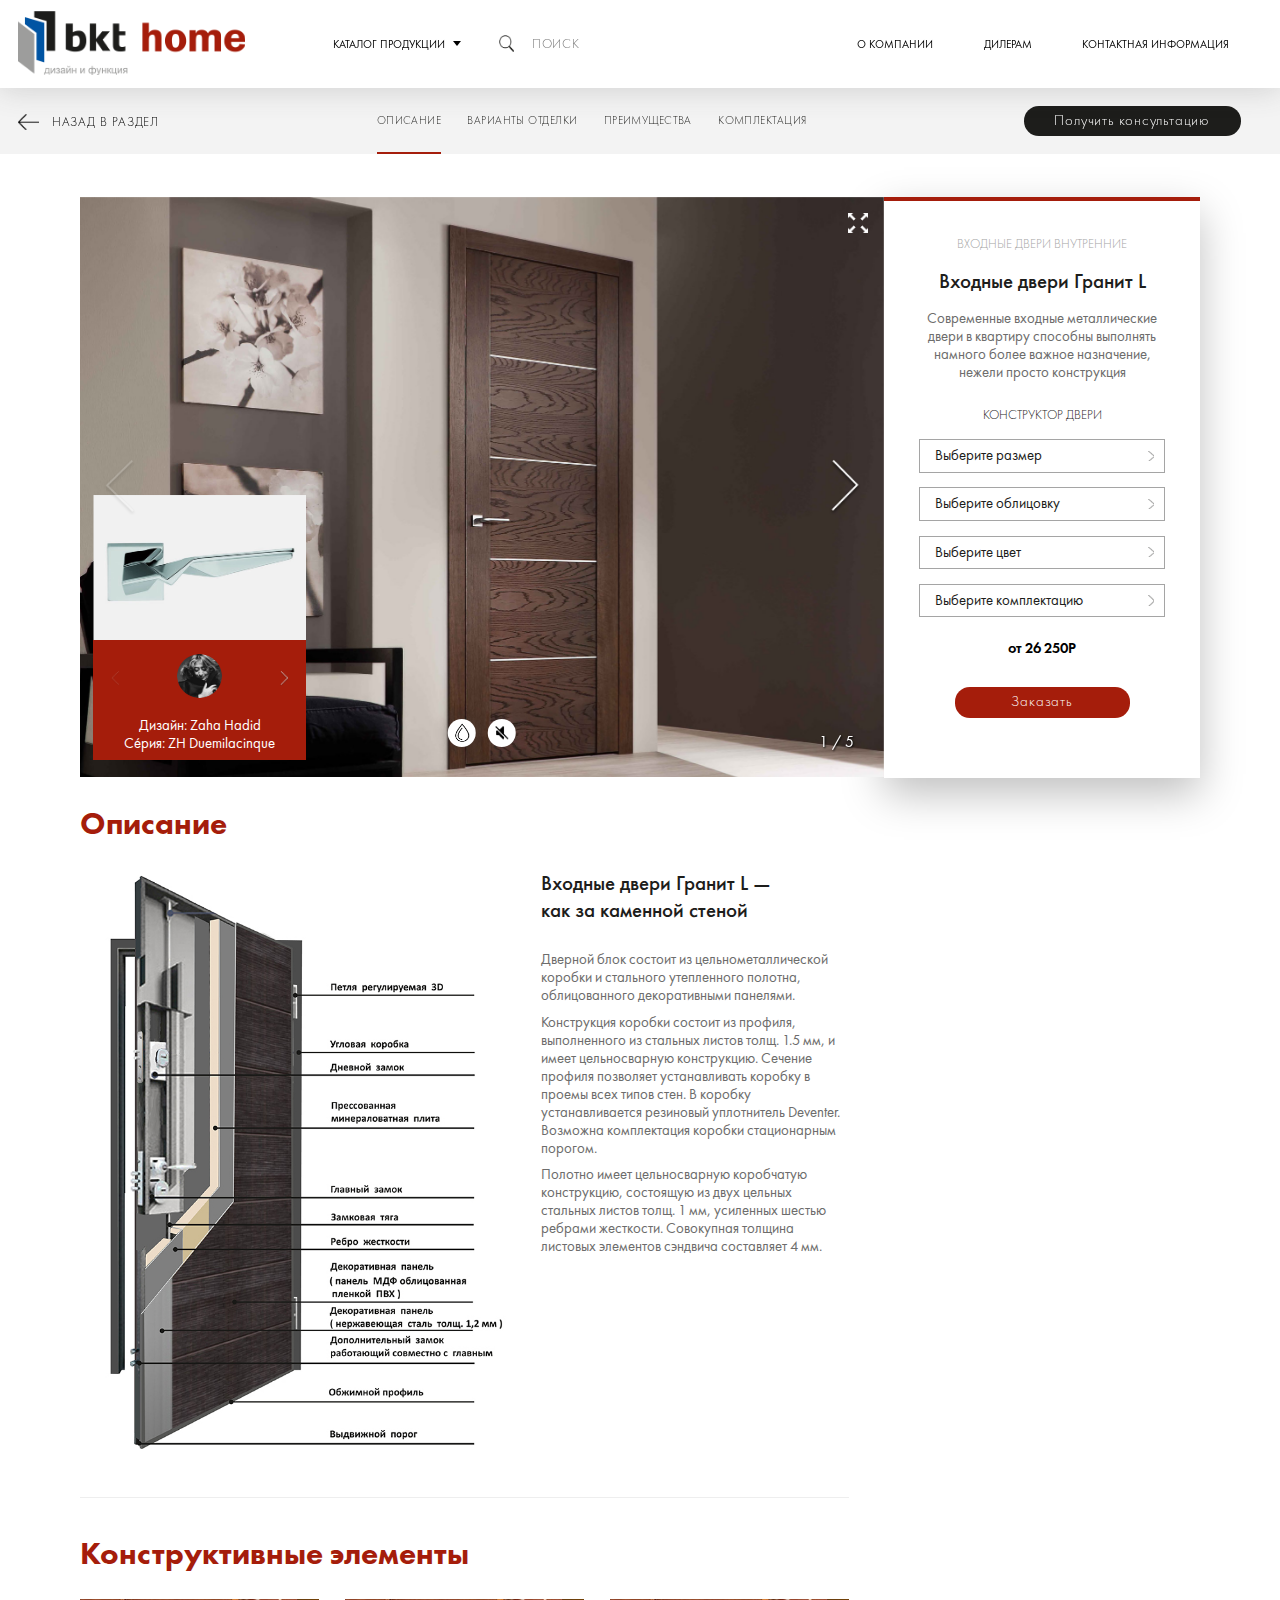
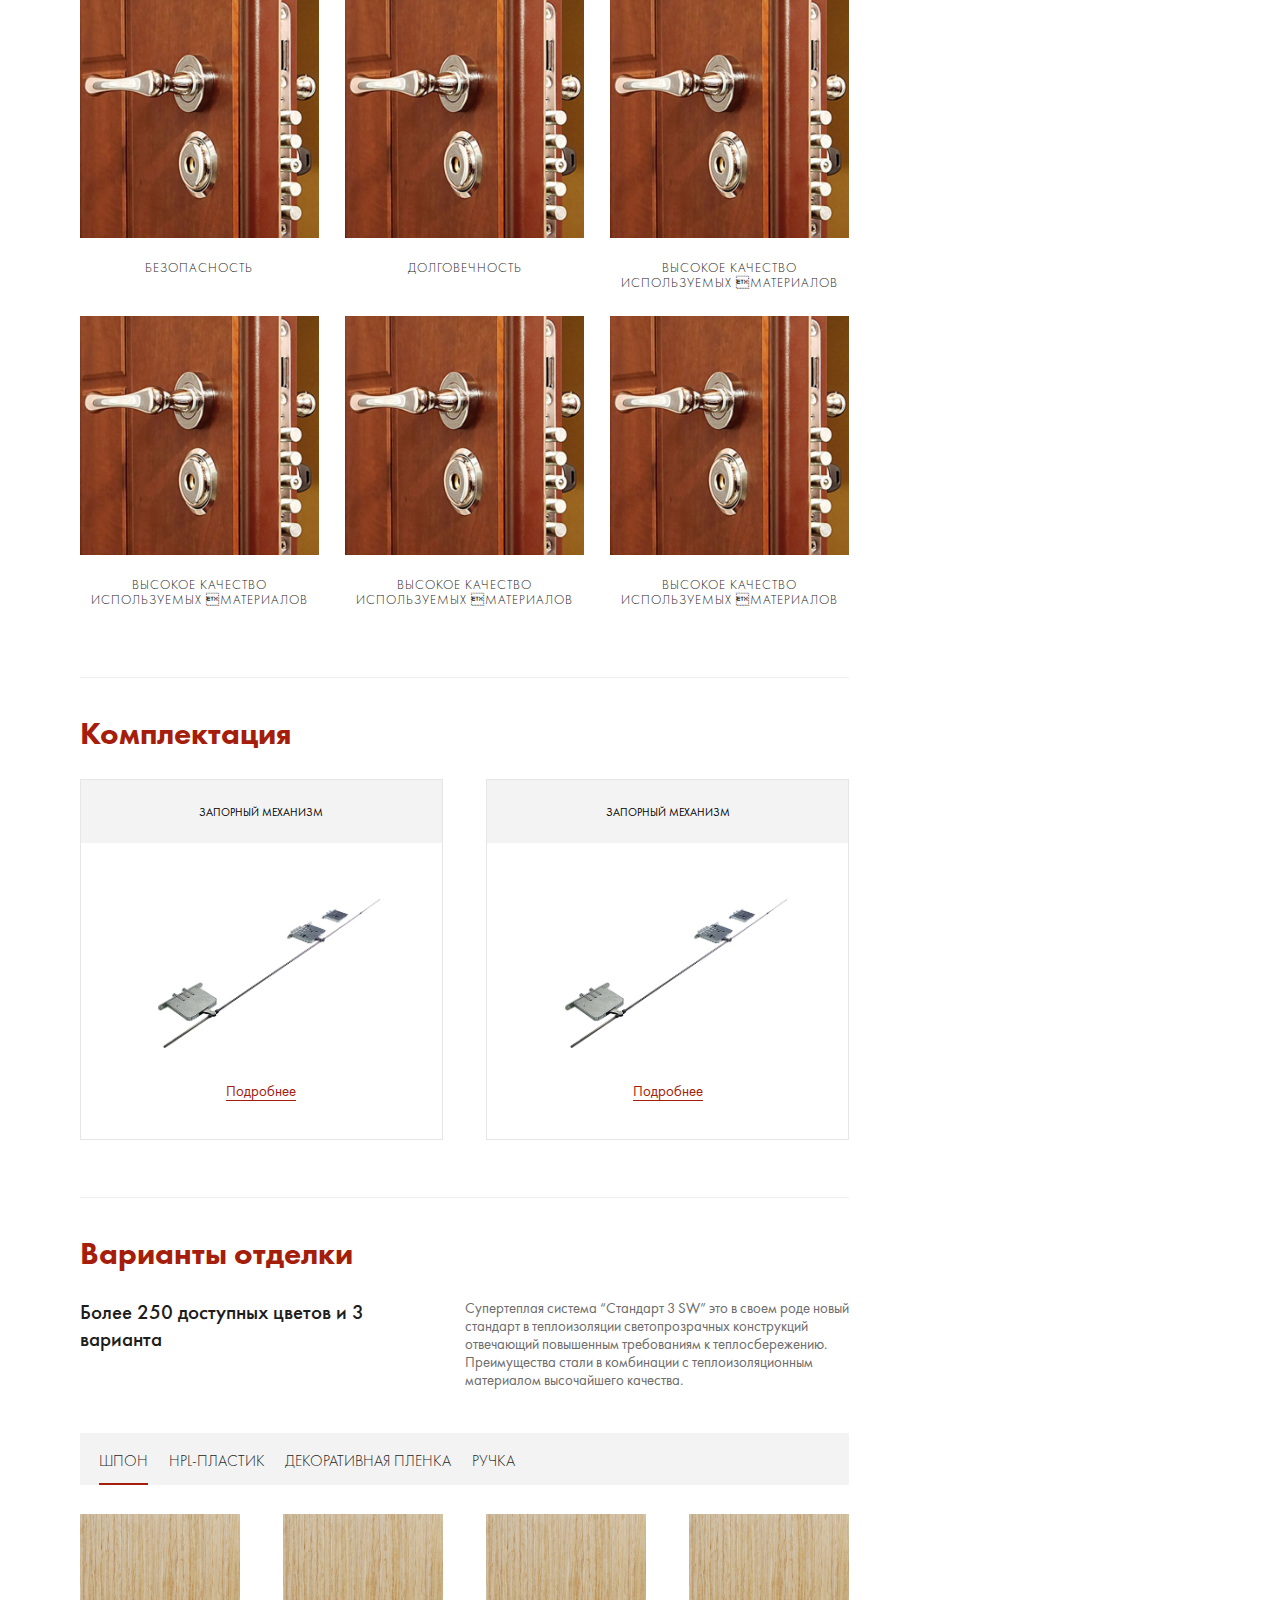
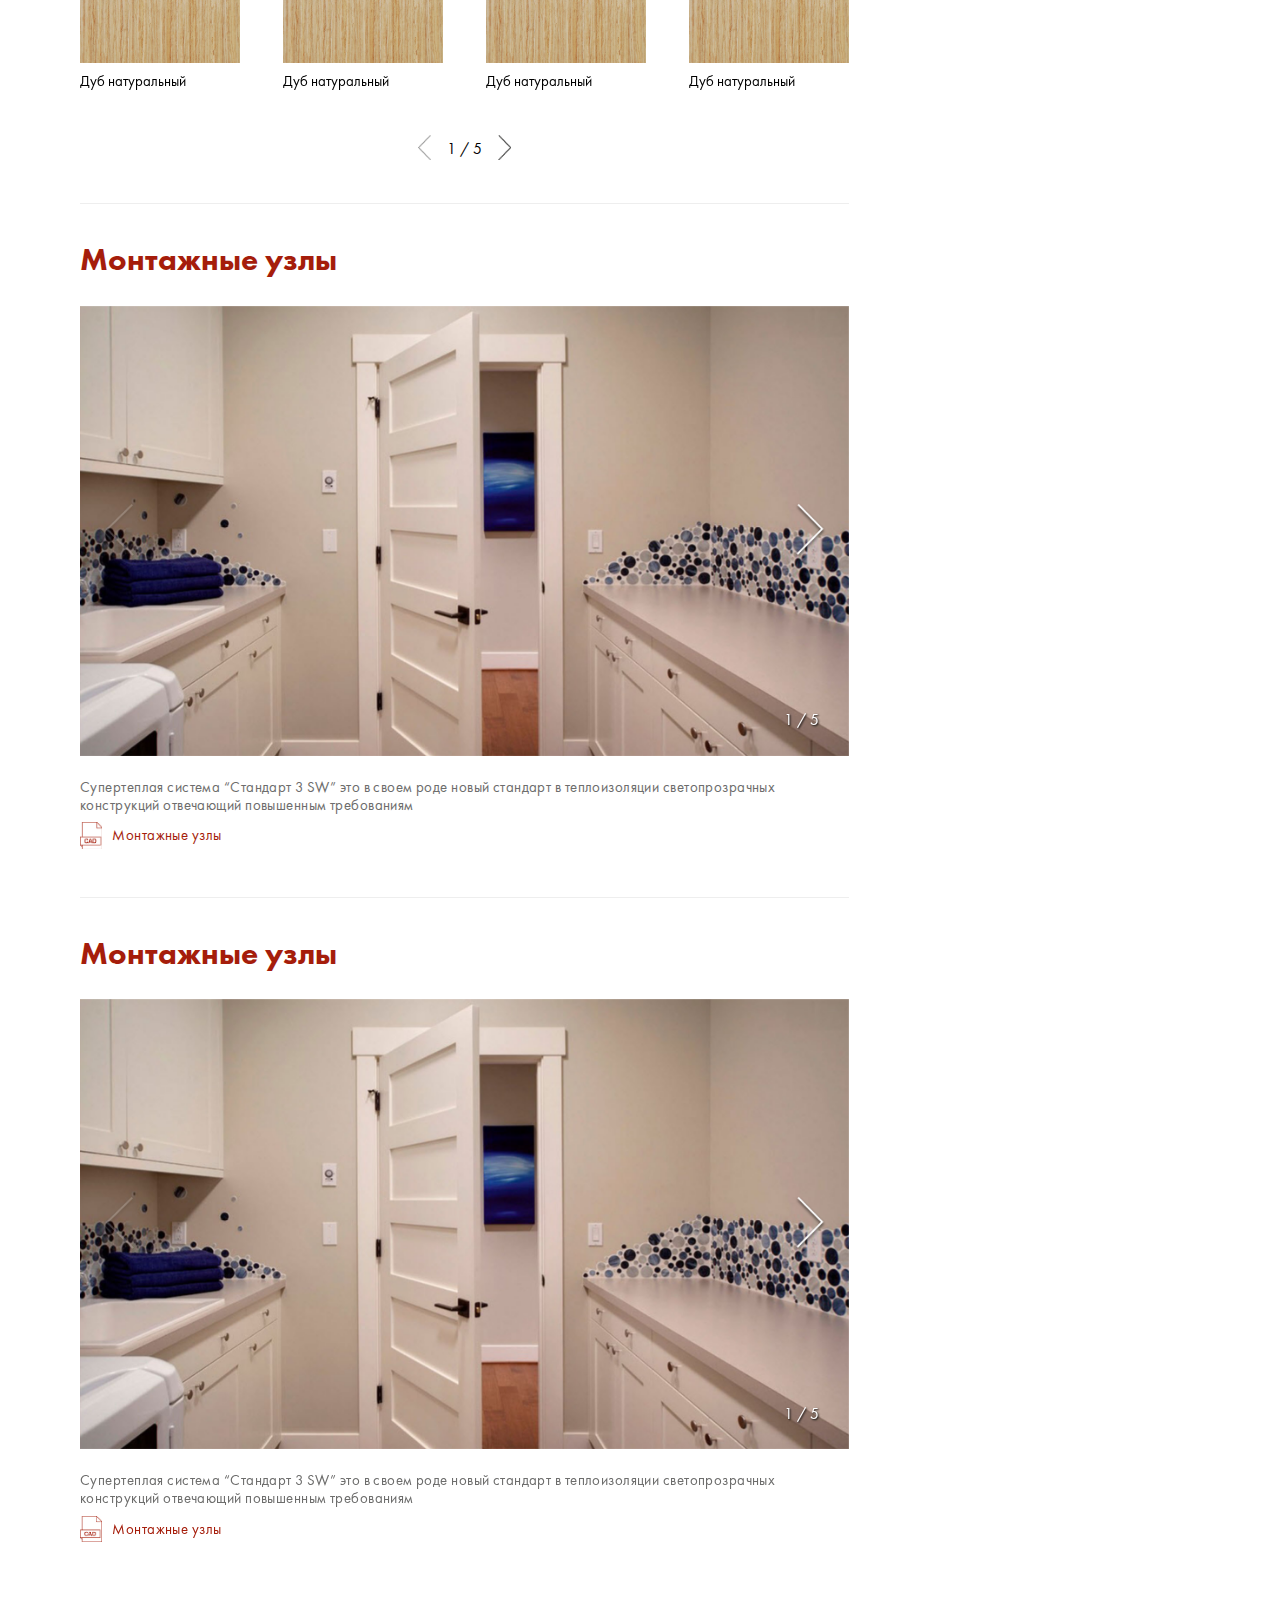
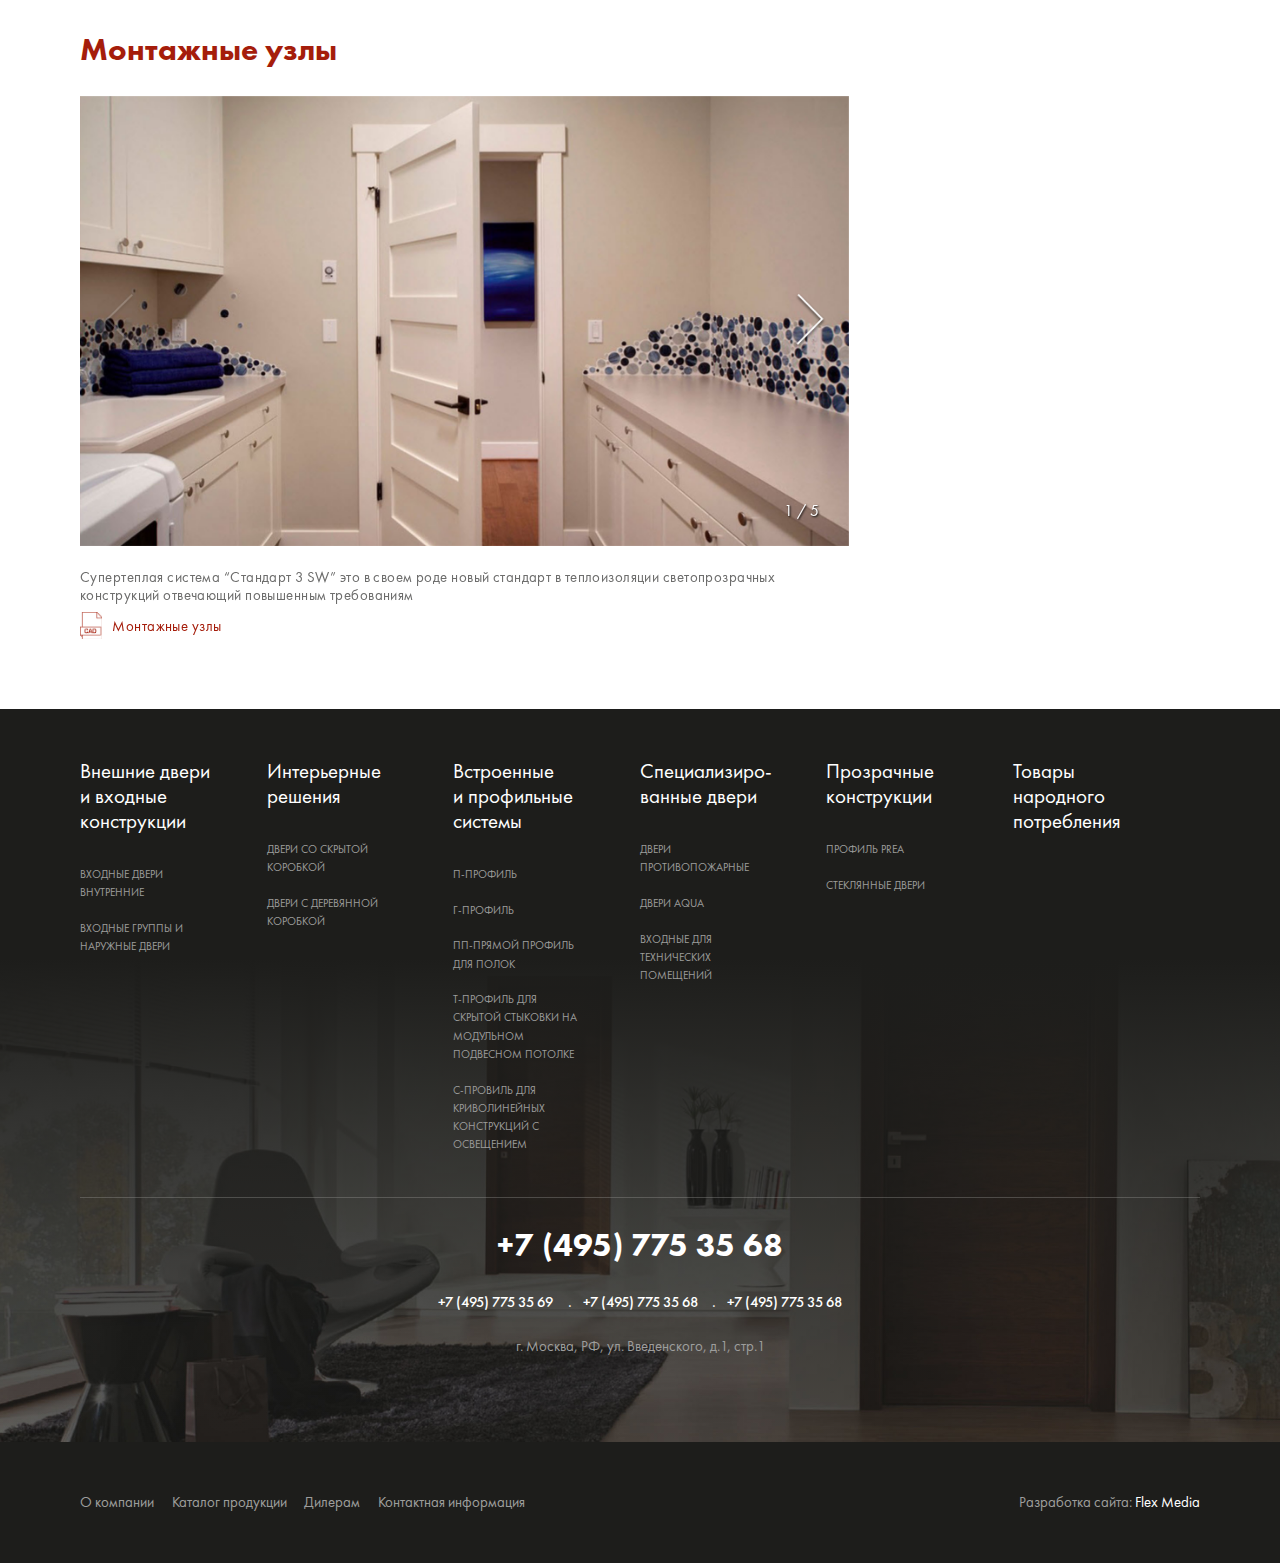
<file: bitrix/templates/main/1-1product-page.html>
<!DOCTYPE html>
<html>
  <head>
    <meta charset="utf-8">
    <title>1-1product-page</title>
    <meta name="viewport" content="width=device-width, initial-scale=1">
    <meta name="format-detection" content="telephone=no">
    <link rel="stylesheet" media="all" href="css/screen.css">
    <script src="http://api-maps.yandex.ru/2.1/?lang=ru_RU"></script>
    <script src="js/app.js"></script>
  </head>
  <body>
    <!--BEGIN out-->
    <div class="out out-inner">
      <header class="header"><a class="logo" href="/"></a>
        <nav class="navigation"><a class="navigation-item" href="#">О компании</a><a class="navigation-item" href="#">Дилерам</a><a class="navigation-item" href="#">Контактная информация</a>
        </nav>
        <div class="overlay">
          <div class="nav">
            <div class="nav-trigger"><span>Каталог продукции </span><i></i></div>
            <div class="nav-drop">
              <ul class="level level-1">
                <li class="level-item"><a href="#">Внешние двери и&nbsp;входные конструкции</a>
                  <ul class="level level-2">
                    <li class="level-item"><a href="#">Входные двери внутренние</a></li>
                    <li class="level-item"><a href="#">Входные группы и наружные двери</a></li>
                  </ul>
                </li>
                <li class="level-item"><a href="#">Интерьерные решения</a>
                  <ul class="level level-2">
                    <li class="level-item"><a href="#">Двери со скрытой коробкой</a></li>
                    <li class="level-item"><a href="#">Двери с деревянной коробкой</a></li>
                  </ul>
                </li>
                <li class="level-item"><a href="#">Встроенные и профильные системы</a>
                  <ul class="level level-2">
                    <li class="level-item"><a href="#">П-профиль</a></li>
                    <li class="level-item"><a href="#">Г-профиль</a></li>
                    <li class="level-item"><a href="#">ПП-прямой профиль для полок</a></li>
                    <li class="level-item"><a href="#">Т-профиль для скрытой стыковки на модульном подвесном потолке</a></li>
                    <li class="level-item"><a href="#">С-провиль для криволинейных конструкций с освещением</a></li>
                  </ul>
                </li>
                <li class="level-item"><a href="#">Специализиро&shy;ванные двери</a>
                  <ul class="level level-2">
                    <li class="level-item"><a href="#">Двери противопожарные</a></li>
                    <li class="level-item"><a href="#">Двери AQUA</a></li>
                    <li class="level-item"><a href="#">Входные для технических помещений</a></li>
                  </ul>
                </li>
                <li class="level-item"><a href="#">Прозрачные конструкции</a>
                  <ul class="level level-2">
                    <li class="level-item"><a href="#">Профиль Prea</a></li>
                    <li class="level-item"><a href="#">Стеклянные двери</a></li>
                  </ul>
                </li>
                <li class="level-item"><a href="#">Товары народного потребления</a></li>
              </ul>
            </div>
          </div>
          <div class="header-search">
            <div class="form form-trigger">
              <form>
                <div class="field">
                  <button class="btn-search" type="button"></button>
                </div>
                <div class="field">
                  <input type="text" placeholder="Поиск">
                </div>
              </form>
            </div>
          </div>
        </div>
        <div class="hamburger">
          <div class="hamburger-inner"><span></span><span></span><span></span></div>
        </div>
      </header>
      <div class="wrapper wrapper-products">
        <nav class="secondary-nav"><a class="btn-back" href="#"><span> <i></i>Назад в раздел</span></a><a class="btn btn-black" href="#"><span>Получить консультацию</span></a>
          <ul>
                        <li><a class="active" data-scroller="#scroll-1">Описание</a></li>
                        <li><a data-scroller="#scroll-2">Варианты отделки</a></li>
                        <li><a data-scroller="#scroll-3">преимущества</a></li>
                        <li><a data-scroller="#scroll-4">комплектация</a></li>
          </ul>
        </nav>
        <section class="container">
          <div class="content">
            <div class="l-center">
              <div class="row row-products">
                <div class="st-container">
                  <div class="sidebar-form">
                    <div class="form">
                      <div class="category-title">Входные двери внутренние</div>
                      <div class="category-name">Входные двери Гранит L</div>
                      <div class="category-descr">
                        <p>Современные входные металлические двери в квартиру способны выполнять намного более важное назначение, нежели просто конструкция</p>
                      </div>
                      <div class="category-form__title">Конструктор двери</div>
                      <form>
                        <div class="field">
                          <div class="field-body">
                            <div class="field-item" data-modal="size"><span>Выберите размер</span><i class="icon"></i></div>
                          </div>
                        </div>
                        <div class="field">
                          <div class="field-body">
                            <div class="field-item" data-modal="lining"><span>Выберите облицовку</span><i class="icon"></i></div>
                          </div>
                        </div>
                        <div class="field">
                          <div class="field-body">
                            <div class="field-item" data-modal="color"><span>Выберите цвет</span><i class="icon"></i></div>
                          </div>
                        </div>
                        <div class="field">
                          <div class="field-body">
                            <div class="field-item" data-modal="equipment"><span>Выберите комплектацию</span><i class="icon"></i></div>
                          </div>
                        </div>
                        <div class="field">
                          <div class="field-body">
                            <div class="price">от 26 250Р</div>
                          </div>
                        </div>
                        <div class="field btns">
                          <div class="field-body"><a class="btn btn-red" data-modal="order"><span>Заказать</span></a></div>
                        </div>
                      </form>
                    </div>
                  </div>
                  <div class="produts-sliders">
                    <div class="products-slider_container">
                      <div class="produts-slider_main single-image">
                        <div class="products-slider__item"><a class="resize" href="img/product.jpg" rel="gallery"></a>
                          <div class="image__cover"><img src="img/product.jpg"></div>
                          <div class="badge">
                            <div class="badge-item tips" aria-describedby="tip1">
                              <div class="tooltip" id="tip1" role="tooltip">
                                <p>Lorem ipsum dolor sit amet, consectetur adipisicing elit, sed do eiusmod tempor incididunt ut labore et dolore magna aliqua. Ut enim ad minim veniam quis nostrud exercitation ullamco laboris nisi ut aliquip ex ea commodo consequat. Duis aute irure dolor in reprehenderit in voluptate velit esse cillum dolore eu fugiat nulla pariatur. Excepteur sint occaecat cupidatat non.</p>
                              </div><img src="img/icons/icon-4.png">
                            </div>
                            <div class="badge-item tips" aria-describedby="tip2">
                              <div class="tooltip" id="tip2" role="tooltip">
                                <p>Lorem ipsum dolor sit amet, consectetur adipisicing elit, sed do eiusmod tempor incididunt ut labore et dolore magna aliqua. Ut enim ad minim veniam quis nostrud exercitation ullamco laboris nisi ut aliquip ex ea commodo consequat. Duis aute irure dolor in reprehenderit in voluptate velit esse cillum dolore eu fugiat nulla pariatur. Excepteur sint occaecat cupidatat non.</p>
                              </div><img src="img/icons/icon-5.png">
                            </div>
                          </div>
                        </div>
                        <div class="products-slider__item"><a class="resize" href="img/product.jpg" rel="gallery"></a>
                          <div class="image__cover"><img src="img/product.jpg"></div>
                          <div class="badge">
                            <div class="badge-item tips" aria-describedby="tip1">
                              <div class="tooltip" id="tip1" role="tooltip">
                                <p>Lorem ipsum dolor sit amet, consectetur adipisicing elit, sed do eiusmod tempor incididunt ut labore et dolore magna aliqua. Ut enim ad minim veniam quis nostrud exercitation ullamco laboris nisi ut aliquip ex ea commodo consequat. Duis aute irure dolor in reprehenderit in voluptate velit esse cillum dolore eu fugiat nulla pariatur. Excepteur sint occaecat cupidatat non.</p>
                              </div><img src="img/icons/icon-4.png">
                            </div>
                            <div class="badge-item tips" aria-describedby="tip2">
                              <div class="tooltip" id="tip2" role="tooltip">
                                <p>Lorem ipsum dolor sit amet, consectetur adipisicing elit, sed do eiusmod tempor incididunt ut labore et dolore magna aliqua. Ut enim ad minim veniam quis nostrud exercitation ullamco laboris nisi ut aliquip ex ea commodo consequat. Duis aute irure dolor in reprehenderit in voluptate velit esse cillum dolore eu fugiat nulla pariatur. Excepteur sint occaecat cupidatat non.</p>
                              </div><img src="img/icons/icon-5.png">
                            </div>
                          </div>
                        </div>
                        <div class="products-slider__item"><a class="resize" href="img/product.jpg" rel="gallery"></a>
                          <div class="image__cover"><img src="img/product.jpg"></div>
                          <div class="badge">
                            <div class="badge-item tips" aria-describedby="tip1">
                              <div class="tooltip" id="tip1" role="tooltip">
                                <p>Lorem ipsum dolor sit amet, consectetur adipisicing elit, sed do eiusmod tempor incididunt ut labore et dolore magna aliqua. Ut enim ad minim veniam quis nostrud exercitation ullamco laboris nisi ut aliquip ex ea commodo consequat. Duis aute irure dolor in reprehenderit in voluptate velit esse cillum dolore eu fugiat nulla pariatur. Excepteur sint occaecat cupidatat non.</p>
                              </div><img src="img/icons/icon-4.png">
                            </div>
                            <div class="badge-item tips" aria-describedby="tip2">
                              <div class="tooltip" id="tip2" role="tooltip">
                                <p>Lorem ipsum dolor sit amet, consectetur adipisicing elit, sed do eiusmod tempor incididunt ut labore et dolore magna aliqua. Ut enim ad minim veniam quis nostrud exercitation ullamco laboris nisi ut aliquip ex ea commodo consequat. Duis aute irure dolor in reprehenderit in voluptate velit esse cillum dolore eu fugiat nulla pariatur. Excepteur sint occaecat cupidatat non.</p>
                              </div><img src="img/icons/icon-5.png">
                            </div>
                          </div>
                        </div>
                        <div class="products-slider__item"><a class="resize" href="img/product.jpg" rel="gallery"></a>
                          <div class="image__cover"><img src="img/product.jpg"></div>
                          <div class="badge">
                            <div class="badge-item tips" aria-describedby="tip1">
                              <div class="tooltip" id="tip1" role="tooltip">
                                <p>Lorem ipsum dolor sit amet, consectetur adipisicing elit, sed do eiusmod tempor incididunt ut labore et dolore magna aliqua. Ut enim ad minim veniam quis nostrud exercitation ullamco laboris nisi ut aliquip ex ea commodo consequat. Duis aute irure dolor in reprehenderit in voluptate velit esse cillum dolore eu fugiat nulla pariatur. Excepteur sint occaecat cupidatat non.</p>
                              </div><img src="img/icons/icon-4.png">
                            </div>
                            <div class="badge-item tips" aria-describedby="tip2">
                              <div class="tooltip" id="tip2" role="tooltip">
                                <p>Lorem ipsum dolor sit amet, consectetur adipisicing elit, sed do eiusmod tempor incididunt ut labore et dolore magna aliqua. Ut enim ad minim veniam quis nostrud exercitation ullamco laboris nisi ut aliquip ex ea commodo consequat. Duis aute irure dolor in reprehenderit in voluptate velit esse cillum dolore eu fugiat nulla pariatur. Excepteur sint occaecat cupidatat non.</p>
                              </div><img src="img/icons/icon-5.png">
                            </div>
                          </div>
                        </div>
                        <div class="products-slider__item"><a class="resize" href="img/product.jpg" rel="gallery"></a>
                          <div class="image__cover"><img src="img/product.jpg"></div>
                          <div class="badge">
                            <div class="badge-item tips" aria-describedby="tip1">
                              <div class="tooltip" id="tip1" role="tooltip">
                                <p>Lorem ipsum dolor sit amet, consectetur adipisicing elit, sed do eiusmod tempor incididunt ut labore et dolore magna aliqua. Ut enim ad minim veniam quis nostrud exercitation ullamco laboris nisi ut aliquip ex ea commodo consequat. Duis aute irure dolor in reprehenderit in voluptate velit esse cillum dolore eu fugiat nulla pariatur. Excepteur sint occaecat cupidatat non.</p>
                              </div><img src="img/icons/icon-4.png">
                            </div>
                            <div class="badge-item tips" aria-describedby="tip2">
                              <div class="tooltip" id="tip2" role="tooltip">
                                <p>Lorem ipsum dolor sit amet, consectetur adipisicing elit, sed do eiusmod tempor incididunt ut labore et dolore magna aliqua. Ut enim ad minim veniam quis nostrud exercitation ullamco laboris nisi ut aliquip ex ea commodo consequat. Duis aute irure dolor in reprehenderit in voluptate velit esse cillum dolore eu fugiat nulla pariatur. Excepteur sint occaecat cupidatat non.</p>
                              </div><img src="img/icons/icon-5.png">
                            </div>
                          </div>
                        </div>
                      </div>
                      <div class="rotator-navi">
                        <div class="rotator-arrow rotator-arrow__left"></div>
                        <div class="rotator-counter">
                          <div class="rotator__counter-current">1</div>
                          <div class="rotator__counter-separator">/</div>
                          <div class="rotator__counter-all">4</div>
                        </div>
                        <div class="rotator-arrow rotator-arrow__right"></div>
                      </div>
                    </div>
                    <div class="products-slider_fur">
                      <div class="product-slider_main-fur">
                        <div class="products-slider__item">
                          <div class="image__cover"><img src="img/furniture.jpg"></div>
                          <div class="descr">
                            <div class="image__cover"><img src="img/designer.png"></div>
                            <div class="name">Дизайн: Zaha Hadid</div>
                            <div class="collection">Се́рия: ZH Duemilacinque</div>
                          </div>
                        </div>
                        <div class="products-slider__item">
                          <div class="image__cover"><img src="img/furniture.jpg"></div>
                          <div class="descr">
                            <div class="image__cover"><img src="img/designer.png"></div>
                            <div class="name">Дизайн: Zaha Hadid</div>
                            <div class="collection">Се́рия: ZH Duemilacinque</div>
                          </div>
                        </div>
                      </div>
                    </div>
                  </div>
                </div>
                <div class="sc-section" id="scroll-1">
                  <div class="title">Описание</div>
                  <div class="columns">
                    <div class="columns__left images">
                      <div class="image-container"><a class="resize" href="img/contant-image.jpg" rel="single"><img src="img/contant-image.jpg"></a></div>
                    </div>
                    <div class="columns__right">
                      <div class="h2">Входные двери Гранит L — как за&nbsp;каменной стеной</div>
                      <p>Дверной блок состоит из цельнометаллической коробки и стального утепленного полотна, облицованного декоративными панелями.</p>
                      <p>Конструкция коробки состоит из профиля, выполненного из стальных листов толщ. 1.5 мм, и имеет цельносварную конструкцию. Сечение профиля позволяет устанавливать коробку в проемы всех типов стен. В коробку устанавливается резиновый уплотнитель Deventer. Возможна комплектация коробки стационарным порогом.</p>
                      <p>Полотно имеет цельносварную коробчатую конструкцию, состоящую из двух цельных стальных листов толщ. 1 мм, усиленных шестью ребрами жесткости. Совокупная толщина листовых элементов сэндвича составляет 4 мм. </p>
                    </div>
                  </div>
                  <hr>
                </div>
                <div class="sc-section" id="scroll-2">
                  <div class="title">Конструктивные элементы</div>
                  <div class="image-cases image-design">
                    <div class="image-row image-row__small">
                      <div class="image-row__item">
                        <figure><img src="img/image-small.jpg">
                          <figcaption>Безопасность</figcaption>
                        </figure>
                      </div>
                      <div class="image-row__item">
                        <figure><img src="img/image-small.jpg">
                          <figcaption>Долговечность</figcaption>
                        </figure>
                      </div>
                      <div class="image-row__item">
                        <figure><img src="img/image-small.jpg">
                          <figcaption>высокое качество используемых материалов</figcaption>
                        </figure>
                      </div>
                      <div class="image-row__item">
                        <figure><img src="img/image-small.jpg">
                          <figcaption>высокое качество используемых материалов</figcaption>
                        </figure>
                      </div>
                      <div class="image-row__item">
                        <figure><img src="img/image-small.jpg">
                          <figcaption>высокое качество используемых материалов</figcaption>
                        </figure>
                      </div>
                      <div class="image-row__item">
                        <figure><img src="img/image-small.jpg">
                          <figcaption>высокое качество используемых материалов</figcaption>
                        </figure>
                      </div>
                    </div>
                  </div>
                  <hr>
                </div>
                <div class="sc-section" id="scroll-3">
                  <div class="title">Комплектация</div>
                  <div class="complectation">
                    <div class="complectation-item">
                      <div class="complectation-item_inner">
                        <div class="complectation-head"><span>запорный механизм</span></div><a class="complectation-body" href="img/popups.jpg" rel="gallery-1" title="Четырехригельный главный замок является основным элементом взломостойкой запирающей системы. От цилиндра данного замка приводится в работу дополнительный замок и вертикальный ригель">
                          <div class="complectation-image"><img src="img/popups-small.jpg"></div>
                          <div class="complectation-popup">Подробнее</div></a>
                        <div class="complectation-hidden"><a class="complectation-body" href="img/popups.jpg" rel="gallery-1" title="Четырехригельный главный замок является основным элементом взломостойкой запирающей системы. От цилиндра данного замка приводится в работу дополнительный замок и вертикальный ригель"></a><a class="complectation-body" href="img/popups.jpg" rel="gallery-1" title="Четырехригельный главный замок является основным элементом взломостойкой запирающей системы. От цилиндра данного замка приводится в работу дополнительный замок и вертикальный ригель"></a><a class="complectation-body" href="img/popups.jpg" rel="gallery-1" title="Четырехригельный главный замок является основным элементом взломостойкой запирающей системы. От цилиндра данного замка приводится в работу дополнительный замок и вертикальный ригель"></a><a class="complectation-body" href="img/popups.jpg" rel="gallery-1" title="Четырехригельный главный замок является основным элементом взломостойкой запирающей системы. От цилиндра данного замка приводится в работу дополнительный замок и вертикальный ригель"></a><a class="complectation-body" href="img/popups.jpg" rel="gallery-1" title="Четырехригельный главный замок является основным элементом взломостойкой запирающей системы. От цилиндра данного замка приводится в работу дополнительный замок и вертикальный ригель"></a><a class="complectation-body" href="img/popups.jpg" rel="gallery-1" title="Четырехригельный главный замок является основным элементом взломостойкой запирающей системы. От цилиндра данного замка приводится в работу дополнительный замок и вертикальный ригель"></a></div>
                      </div>
                    </div>
                    <div class="complectation-item">
                      <div class="complectation-item_inner">
                        <div class="complectation-head"><span>запорный механизм</span></div><a class="complectation-body" href="img/popups.jpg" rel="gallery-2" title="Четырехригельный главный замок является основным элементом взломостойкой запирающей системы. От цилиндра данного замка приводится в работу дополнительный замок и вертикальный ригель">
                          <div class="complectation-image"><img src="img/popups-small.jpg"></div>
                          <div class="complectation-popup">Подробнее</div></a>
                        <div class="complectation-hidden"><a class="complectation-body" href="img/popups.jpg" rel="gallery-2" title="Четырехригельный главный замок является основным элементом взломостойкой запирающей системы. От цилиндра данного замка приводится в работу дополнительный замок и вертикальный ригель"></a><a class="complectation-body" href="img/popups.jpg" rel="gallery-2" title="Четырехригельный главный замок является основным элементом взломостойкой запирающей системы. От цилиндра данного замка приводится в работу дополнительный замок и вертикальный ригель"></a><a class="complectation-body" href="img/popups.jpg" rel="gallery-2" title="Четырехригельный главный замок является основным элементом взломостойкой запирающей системы. От цилиндра данного замка приводится в работу дополнительный замок и вертикальный ригель"></a></div>
                      </div>
                    </div>
                  </div>
                  <hr>
                </div>
                <div class="sc-section" id="scroll-4">
                  <div class="title">Варианты отделки</div>
                  <div class="columns">
                    <div class="columns__left">
                      <div class="h2">Более 250 доступных цветов и 3 варианта </div>
                    </div>
                    <div class="columns__right">
                      <p>Супертеплая система “Стандарт 3 SW” это в своем роде новый стандарт в теплоизоляции светопрозрачных конструкций отвечающий повышенным требованиям к теплосбережению. Преимущества стали в комбинации с теплоизоляционным материалом высочайшего качества.</p>
                    </div>
                  </div>
                  <div class="tab-container">
                    <div class="tab-nav">
                      <ul>
                                                <li class="tab__item"><a data-tab="tab0">Шпон</a></li>
                                                <li class="tab__item"><a data-tab="tab1">HPL-пластик</a></li>
                                                <li class="tab__item"><a data-tab="tab2">декоративная пленка </a></li>
                                                <li class="tab__item"><a data-tab="tab3">ручка</a></li>
                      </ul>
                    </div>
                    <div class="tab-in">
                      <div class="tab-cont" data-tab-cont="tab0">
                        <div class="furn-rotator furn-content">
                                                    <div class="furn-rotator__item">
                                                      <div class="rotator__item-inner">
                                                        <div class="image__cover"><img src="img/slide-item.jpg"></div>
                                                        <div class="descr">
                                                          <div class="name">Дуб натуральный</div>
                                                        </div>
                                                      </div>
                                                    </div>
                                                    <div class="furn-rotator__item">
                                                      <div class="rotator__item-inner">
                                                        <div class="image__cover"><img src="img/slide-item.jpg"></div>
                                                        <div class="descr">
                                                          <div class="name">Дуб натуральный</div>
                                                        </div>
                                                      </div>
                                                    </div>
                                                    <div class="furn-rotator__item">
                                                      <div class="rotator__item-inner">
                                                        <div class="image__cover"><img src="img/slide-item.jpg"></div>
                                                        <div class="descr">
                                                          <div class="name">Дуб натуральный</div>
                                                        </div>
                                                      </div>
                                                    </div>
                                                    <div class="furn-rotator__item">
                                                      <div class="rotator__item-inner">
                                                        <div class="image__cover"><img src="img/slide-item.jpg"></div>
                                                        <div class="descr">
                                                          <div class="name">Дуб натуральный</div>
                                                        </div>
                                                      </div>
                                                    </div>
                                                    <div class="furn-rotator__item">
                                                      <div class="rotator__item-inner">
                                                        <div class="image__cover"><img src="img/slide-item.jpg"></div>
                                                        <div class="descr">
                                                          <div class="name">Дуб натуральный</div>
                                                        </div>
                                                      </div>
                                                    </div>
                                                    <div class="furn-rotator__item">
                                                      <div class="rotator__item-inner">
                                                        <div class="image__cover"><img src="img/slide-item.jpg"></div>
                                                        <div class="descr">
                                                          <div class="name">Дуб натуральный</div>
                                                        </div>
                                                      </div>
                                                    </div>
                                                    <div class="furn-rotator__item">
                                                      <div class="rotator__item-inner">
                                                        <div class="image__cover"><img src="img/slide-item.jpg"></div>
                                                        <div class="descr">
                                                          <div class="name">Дуб натуральный</div>
                                                        </div>
                                                      </div>
                                                    </div>
                                                    <div class="furn-rotator__item">
                                                      <div class="rotator__item-inner">
                                                        <div class="image__cover"><img src="img/slide-item.jpg"></div>
                                                        <div class="descr">
                                                          <div class="name">Дуб натуральный</div>
                                                        </div>
                                                      </div>
                                                    </div>
                        </div>
                        <div class="rotator-navi">
                          <div class="rotator-arrow rotator-arrow__left"></div>
                          <div class="rotator-counter">
                            <div class="rotator__counter-current">1</div>
                            <div class="rotator__counter-separator">/</div>
                            <div class="rotator__counter-all">4</div>
                          </div>
                          <div class="rotator-arrow rotator-arrow__right"></div>
                        </div>
                      </div>
                      <div class="tab-cont" data-tab-cont="tab1">
                        <div class="furn-rotator furn-content">
                                                    <div class="furn-rotator__item">
                                                      <div class="rotator__item-inner">
                                                        <div class="image__cover"><img src="img/slide-item.jpg"></div>
                                                        <div class="descr">
                                                          <div class="name">Дуб натуральный</div>
                                                        </div>
                                                      </div>
                                                    </div>
                                                    <div class="furn-rotator__item">
                                                      <div class="rotator__item-inner">
                                                        <div class="image__cover"><img src="img/slide-item.jpg"></div>
                                                        <div class="descr">
                                                          <div class="name">Дуб натуральный</div>
                                                        </div>
                                                      </div>
                                                    </div>
                                                    <div class="furn-rotator__item">
                                                      <div class="rotator__item-inner">
                                                        <div class="image__cover"><img src="img/slide-item.jpg"></div>
                                                        <div class="descr">
                                                          <div class="name">Дуб натуральный</div>
                                                        </div>
                                                      </div>
                                                    </div>
                                                    <div class="furn-rotator__item">
                                                      <div class="rotator__item-inner">
                                                        <div class="image__cover"><img src="img/slide-item.jpg"></div>
                                                        <div class="descr">
                                                          <div class="name">Дуб натуральный</div>
                                                        </div>
                                                      </div>
                                                    </div>
                                                    <div class="furn-rotator__item">
                                                      <div class="rotator__item-inner">
                                                        <div class="image__cover"><img src="img/slide-item.jpg"></div>
                                                        <div class="descr">
                                                          <div class="name">Дуб натуральный</div>
                                                        </div>
                                                      </div>
                                                    </div>
                                                    <div class="furn-rotator__item">
                                                      <div class="rotator__item-inner">
                                                        <div class="image__cover"><img src="img/slide-item.jpg"></div>
                                                        <div class="descr">
                                                          <div class="name">Дуб натуральный</div>
                                                        </div>
                                                      </div>
                                                    </div>
                                                    <div class="furn-rotator__item">
                                                      <div class="rotator__item-inner">
                                                        <div class="image__cover"><img src="img/slide-item.jpg"></div>
                                                        <div class="descr">
                                                          <div class="name">Дуб натуральный</div>
                                                        </div>
                                                      </div>
                                                    </div>
                                                    <div class="furn-rotator__item">
                                                      <div class="rotator__item-inner">
                                                        <div class="image__cover"><img src="img/slide-item.jpg"></div>
                                                        <div class="descr">
                                                          <div class="name">Дуб натуральный</div>
                                                        </div>
                                                      </div>
                                                    </div>
                                                    <div class="furn-rotator__item">
                                                      <div class="rotator__item-inner">
                                                        <div class="image__cover"><img src="img/slide-item.jpg"></div>
                                                        <div class="descr">
                                                          <div class="name">Дуб натуральный</div>
                                                        </div>
                                                      </div>
                                                    </div>
                                                    <div class="furn-rotator__item">
                                                      <div class="rotator__item-inner">
                                                        <div class="image__cover"><img src="img/slide-item.jpg"></div>
                                                        <div class="descr">
                                                          <div class="name">Дуб натуральный</div>
                                                        </div>
                                                      </div>
                                                    </div>
                                                    <div class="furn-rotator__item">
                                                      <div class="rotator__item-inner">
                                                        <div class="image__cover"><img src="img/slide-item.jpg"></div>
                                                        <div class="descr">
                                                          <div class="name">Дуб натуральный</div>
                                                        </div>
                                                      </div>
                                                    </div>
                                                    <div class="furn-rotator__item">
                                                      <div class="rotator__item-inner">
                                                        <div class="image__cover"><img src="img/slide-item.jpg"></div>
                                                        <div class="descr">
                                                          <div class="name">Дуб натуральный</div>
                                                        </div>
                                                      </div>
                                                    </div>
                                                    <div class="furn-rotator__item">
                                                      <div class="rotator__item-inner">
                                                        <div class="image__cover"><img src="img/slide-item.jpg"></div>
                                                        <div class="descr">
                                                          <div class="name">Дуб натуральный</div>
                                                        </div>
                                                      </div>
                                                    </div>
                        </div>
                        <div class="rotator-navi">
                          <div class="rotator-arrow rotator-arrow__left"></div>
                          <div class="rotator-counter">
                            <div class="rotator__counter-current">1</div>
                            <div class="rotator__counter-separator">/</div>
                            <div class="rotator__counter-all">4</div>
                          </div>
                          <div class="rotator-arrow rotator-arrow__right"></div>
                        </div>
                      </div>
                      <div class="tab-cont" data-tab-cont="tab2">
                        <div class="tab-textblock">
                          <div class="image-container"><img src="img/ral.jpg"></div>
                          <div class="text">
                            <p>Облицовка декоративной пленкой включает в себя до 250 различных цветов и оттенков в соответсвии с палитрой RAL. Ознакомиться со всей палитрой вы можете скачав ее по ссылки предоставленной ниже.</p><a class="download-file" href="" target="_blank" rel="nofollow"><i class="icon"></i><span>Палитра RAL</span></a>
                          </div>
                        </div>
                      </div>
                      <div class="tab-cont" data-tab-cont="tab3">
                        <div class="furn-rotator furn-content">
                                                    <div class="furn-rotator__item">
                                                      <div class="rotator__item-inner">
                                                        <div class="image__cover"><img src="img/furniture-slide.jpg"></div>
                                                        <div class="descr">
                                                          <div class="name">Бренд: Kale</div>
                                                          <div class="series">Серия: 1013JU</div>
                                                        </div>
                                                      </div>
                                                    </div>
                                                    <div class="furn-rotator__item">
                                                      <div class="rotator__item-inner">
                                                        <div class="image__cover"><img src="img/furniture-slide.jpg"></div>
                                                        <div class="descr">
                                                          <div class="name">Бренд: Zaha Hadid</div>
                                                          <div class="series">Серия: 12Kid</div>
                                                        </div>
                                                      </div>
                                                    </div>
                        </div>
                        <div class="rotator-navi">
                          <div class="rotator-arrow rotator-arrow__left"></div>
                          <div class="rotator-counter">
                            <div class="rotator__counter-current">1</div>
                            <div class="rotator__counter-separator">/</div>
                            <div class="rotator__counter-all">4</div>
                          </div>
                          <div class="rotator-arrow rotator-arrow__right"></div>
                        </div>
                      </div>
                    </div>
                  </div>
                  <hr>
                </div>
                <div class="sc-section" id="scroll-5">
                  <div class="title">Монтажные узлы</div>
                  <div class="image-cases">
                    <div class="image-row image-row__big">
                      <div class="rotator-image">
                        <div class="single-image">
                          <div class="carousel-item">
                            <figure><img src="img/image-big.jpg"></figure>
                          </div>
                          <div class="carousel-item">
                            <figure><img src="img/image-big.jpg"></figure>
                          </div>
                          <div class="carousel-item">
                            <figure><img src="img/image-big.jpg"></figure>
                          </div>
                          <div class="carousel-item">
                            <figure><img src="img/image-big.jpg"></figure>
                          </div>
                          <div class="carousel-item">
                            <figure><img src="img/image-big.jpg"></figure>
                          </div>
                        </div>
                        <div class="rotator-navi">
                          <div class="rotator-arrow rotator-arrow__left"></div>
                          <div class="rotator-counter">
                            <div class="rotator__counter-current">1</div>
                            <div class="rotator__counter-separator">/</div>
                            <div class="rotator__counter-all">4</div>
                          </div>
                          <div class="rotator-arrow rotator-arrow__right"></div>
                        </div>
                      </div>
                      <p>Супертеплая система “Стандарт 3 SW” это в своем роде новый стандарт в теплоизоляции светопрозрачных конструкций отвечающий повышенным требованиям<a class="download-file" href="" target="_blank" rel="nofollow"><i class="icon"></i><span>Монтажные узлы</span></a></p>
                    </div>
                  </div>
                  <hr>
                </div>
                <div class="sc-section" id="scroll-5">
                  <div class="title">Монтажные узлы</div>
                  <div class="image-cases">
                    <div class="image-row image-row__big">
                      <div class="rotator-image">
                        <div class="single-image">
                          <div class="carousel-item">
                            <figure><img src="img/image-big.jpg"></figure>
                          </div>
                          <div class="carousel-item">
                            <figure><img src="img/image-big.jpg"></figure>
                          </div>
                          <div class="carousel-item">
                            <figure><img src="img/image-big.jpg"></figure>
                          </div>
                          <div class="carousel-item">
                            <figure><img src="img/image-big.jpg"></figure>
                          </div>
                          <div class="carousel-item">
                            <figure><img src="img/image-big.jpg"></figure>
                          </div>
                        </div>
                        <div class="rotator-navi">
                          <div class="rotator-arrow rotator-arrow__left"></div>
                          <div class="rotator-counter">
                            <div class="rotator__counter-current">1</div>
                            <div class="rotator__counter-separator">/</div>
                            <div class="rotator__counter-all">4</div>
                          </div>
                          <div class="rotator-arrow rotator-arrow__right"></div>
                        </div>
                      </div>
                      <div class="rotator-caption">
                        <div class="caption-item">
                          <p>Супертеплая система “Стандарт 3 SW” это в своем роде новый стандарт в теплоизоляции светопрозрачных конструкций отвечающий повышенным требованиям<a class="download-file" href="" target="_blank" rel="nofollow"><i class="icon"></i><span>Монтажные узлы</span></a></p>
                        </div>
                        <div class="caption-item">
                          <p>Супертеплая система “Стандарт 3 SW” это в своем роде новый стандарт в теплоизоляции светопрозрачных конструкций отвечающий повышенным требованиям<a class="download-file" href="" target="_blank" rel="nofollow"><i class="icon"></i><span>Монтажные узлы</span></a></p>
                        </div>
                        <div class="caption-item">
                          <p>Супертеплая система “Стандарт 3 SW” это в своем роде новый стандарт в теплоизоляции светопрозрачных конструкций отвечающий повышенным требованиям<a class="download-file" href="" target="_blank" rel="nofollow"><i class="icon"></i><span>Монтажные узлы</span></a></p>
                        </div>
                        <div class="caption-item">
                          <p>Супертеплая система “Стандарт 3 SW” это в своем роде новый стандарт в теплоизоляции светопрозрачных конструкций отвечающий повышенным требованиям<a class="download-file" href="" target="_blank" rel="nofollow"><i class="icon"></i><span>Монтажные узлы</span></a></p>
                        </div>
                        <div class="caption-item">
                          <p>Супертеплая система “Стандарт 3 SW” это в своем роде новый стандарт в теплоизоляции светопрозрачных конструкций отвечающий повышенным требованиям<a class="download-file" href="" target="_blank" rel="nofollow"><i class="icon"></i><span>Монтажные узлы</span></a></p>
                        </div>
                      </div>
                    </div>
                  </div>
                </div>
                <div class="sc-section" id="scroll-5">
                  <div class="title">Монтажные узлы</div>
                  <div class="image-cases">
                    <div class="image-row image-row__big">
                      <div class="rotator-image">
                        <div class="single-image">
                          <div class="carousel-item">
                            <figure><img src="img/image-big.jpg"></figure>
                          </div>
                          <div class="carousel-item">
                            <figure><img src="img/image-big.jpg"></figure>
                          </div>
                          <div class="carousel-item">
                            <figure><img src="img/image-big.jpg"></figure>
                          </div>
                          <div class="carousel-item">
                            <figure><img src="img/image-big.jpg"></figure>
                          </div>
                          <div class="carousel-item">
                            <figure><img src="img/image-big.jpg"></figure>
                          </div>
                        </div>
                        <div class="rotator-navi">
                          <div class="rotator-arrow rotator-arrow__left"></div>
                          <div class="rotator-counter">
                            <div class="rotator__counter-current">1</div>
                            <div class="rotator__counter-separator">/</div>
                            <div class="rotator__counter-all">4</div>
                          </div>
                          <div class="rotator-arrow rotator-arrow__right"></div>
                        </div>
                      </div>
                      <div class="rotator-caption">
                        <div class="caption-item">
                          <p>Супертеплая система “Стандарт 3 SW” это в своем роде новый стандарт в теплоизоляции светопрозрачных конструкций отвечающий повышенным требованиям<a class="download-file" href="" target="_blank" rel="nofollow"><i class="icon"></i><span>Монтажные узлы</span></a></p>
                        </div>
                        <div class="caption-item">
                          <p>Супертеплая система “Стандарт 3 SW” это в своем роде новый стандарт в теплоизоляции светопрозрачных конструкций отвечающий повышенным требованиям<a class="download-file" href="" target="_blank" rel="nofollow"><i class="icon"></i><span>Монтажные узлы</span></a></p>
                        </div>
                        <div class="caption-item">
                          <p>Супертеплая система “Стандарт 3 SW” это в своем роде новый стандарт в теплоизоляции светопрозрачных конструкций отвечающий повышенным требованиям<a class="download-file" href="" target="_blank" rel="nofollow"><i class="icon"></i><span>Монтажные узлы</span></a></p>
                        </div>
                        <div class="caption-item">
                          <p>Супертеплая система “Стандарт 3 SW” это в своем роде новый стандарт в теплоизоляции светопрозрачных конструкций отвечающий повышенным требованиям<a class="download-file" href="" target="_blank" rel="nofollow"><i class="icon"></i><span>Монтажные узлы</span></a></p>
                        </div>
                        <div class="caption-item">
                          <p>Супертеплая система “Стандарт 3 SW” это в своем роде новый стандарт в теплоизоляции светопрозрачных конструкций отвечающий повышенным требованиям<a class="download-file" href="" target="_blank" rel="nofollow"><i class="icon"></i><span>Монтажные узлы</span></a></p>
                        </div>
                      </div>
                    </div>
                  </div>
                </div>
              </div>
            </div>
          </div>
        </section>
      </div>
      <footer class="footer">
        <div class="footer-top">
          <div class="footer__scale">
            <div style="background-image: url(img/footer.jpg)"></div>
          </div>
          <div class="l-center">
            <nav class="map__catalog">
              <ul class="map__catalog-item">
                <li><a href="#">Внешние двери и&nbsp;входные конструкции</a>
                  <ul>
                    <li><a href="#">Входные двери внутренние</a></li>
                    <li><a href="#">Входные группы и наружные двери</a></li>
                  </ul>
                </li>
              </ul>
              <ul class="map__catalog-item">
                <li><a href="#">Интерьерные решения</a>
                  <ul>
                    <li><a href="#">Двери со скрытой коробкой</a></li>
                    <li><a href="#">Двери с деревянной коробкой</a></li>
                  </ul>
                </li>
              </ul>
              <ul class="map__catalog-item">
                <li><a href="#">Встроенные и&nbsp;профильные системы</a>
                  <ul>
                    <li><a href="#">П-профиль</a></li>
                    <li><a href="#">Г-профиль</a></li>
                    <li><a href="#">ПП-прямой профиль для полок</a></li>
                    <li><a href="#">Т-профиль для скрытой стыковки на модульном подвесном потолке </a></li>
                    <li><a href="#">С-провиль для криволинейных конструкций с освещением</a></li>
                  </ul>
                </li>
              </ul>
              <ul class="map__catalog-item">
                <li><a href="#">Специализиро&shy;ванные двери</a>
                  <ul>
                    <li><a href="#">Двери противопожарные</a></li>
                    <li><a href="#">Двери AQUA</a></li>
                    <li><a href="#">Входные для технических помещений</a></li>
                  </ul>
                </li>
              </ul>
              <ul class="map__catalog-item">
                <li><a href="#">Прозрачные конструкции</a>
                  <ul>
                    <li><a href="#">Профиль Prea</a></li>
                    <li><a href="#">Стеклянные двери</a></li>
                  </ul>
                </li>
              </ul>
              <ul class="map__catalog-item">
                <li><a href="#">Товары народного потребления</a></li>
              </ul>
            </nav>
            <div class="contancts">
              <div class="main__phone"><span>+7 (495) 775 35 68</span></div>
              <ul class="phone__list">
                <li>+7 (495) 775 35 69</li>
                <li>+7 (495) 775 35 68 </li>
                <li>+7 (495) 775 35 68</li>
              </ul>
              <div class="address">г. Москва, РФ, ул. Введенского, д.1, стр.1</div>
            </div>
          </div>
        </div>
        <div class="footer-bottom">
          <div class="l-center">
            <nav class="footer__nav"><a class="footer__nav-item" href="#">О компании</a><a class="footer__nav-item" href="#">Каталог продукции</a><a class="footer__nav-item" href="#">Дилерам</a><a class="footer__nav-item" href="#">Контактная информация</a>
            </nav>
            <div class="developers"><a href="#">Разработка сайта: <span>Flex Media</span></a></div>
          </div>
        </div>
      </footer>
    </div>
    <!--END out-->
    <div class="modal__wrap" data-modal-wrap="callback">
      <div class="modal modal-front">
        <div class="btn-close"></div>
        <div class="modal__title">Форма обратной связи</div>
        <div class="form">
          <form class="js-validate">
            <div class="field">
              <div class="field-head"><span>Ваше имя*</span></div>
              <div class="field-body">
                <input type="text" data-validation="length" data-validation-length="min2">
              </div>
            </div>
            <div class="field">
              <div class="field-head"><span>E-mail*</span></div>
              <div class="field-body">
                <input type="text" data-validation="email">
              </div>
            </div>
            <div class="field">
              <div class="field-head"><span>телефон*</span></div>
              <div class="field-body">
                <input class="numeric" type="text" data-validation="length" data-validation-length="6-20">
              </div>
            </div>
            <div class="field">
              <div class="field-head"><span>сообщение</span></div>
              <div class="field-body">
                <textarea></textarea>
              </div>
            </div>
            <div class="field">
              <button class="btn btn-red" type="submit"><span>Отправить</span></button>
            </div>
          </form>
        </div>
      </div>
      <div class="modal modal-back">
        <div class="btn-close"></div>
        <div class="modal__title">Благодарим вас!</div>
        <div class="modal__text"> 
          <p>В течение рабочего дня с вами свяжется наш менеджер. Спасибо, что выбрали нас!</p>
        </div>
        <div class="close">Закрыть</div>
      </div>
    </div>
    <div class="modal__wrap modal__wrap-size" data-modal-wrap="size">
      <div class="modal modal-front">
        <div class="btn-close"></div>
        <div class="modal__title">Выберите размер</div>
        <div class="form">
          <div class="field">
            <div class="field-body">
              <input type="radio" name="size" id="size-1" value="600 × 2000 × 36 мм">
              <label for="size-1"><span>600 × 2000 × 36 мм</span></label>
            </div>
            <div class="field-body">
              <input type="radio" name="size" id="size-2" value="700 × 2000 × 36 мм">
              <label for="size-2"><span>700 × 2000 × 36 мм</span></label>
            </div>
            <div class="field-body">
              <input type="radio" name="size" id="size-3" value="800 × 2000 × 36 мм">
              <label for="size-3"><span>7800 × 2000 × 36 мм</span></label>
            </div>
          </div>
          <div class="field">
            <div class="field-body">
              <input type="radio" name="size" id="size-4" value="900 × 2000 × 36 мм">
              <label for="size-4"><span>900 × 2000 × 36 мм</span></label>
            </div>
            <div class="field-body">
              <input type="radio" name="size" id="size-5" value="1000 × 2000 × 36 мм">
              <label for="size-5"><span>1000 × 2000 × 36 мм</span></label>
            </div>
          </div>
        </div>
        <div class="form-submit">
          <button class="btn btn-red btn-select" type="button"><span>Выбрать</span></button>
        </div>
      </div>
    </div>
    <div class="modal__wrap modal__wrap-lining" data-modal-wrap="lining">
      <div class="modal modal-front">
        <div class="btn-close"></div>
        <div class="modal__title">Выберите облицовку</div>
        <div class="form">
          <div class="field">
            <div class="field-body">
              <input type="radio" name="lining" id="size-6" value="порошковая окраска">
              <label for="size-6">
                <div class="image__cover"><img src="img/surface.png"></div>
                <div class="caption">порошковая окраска</div>
              </label>
            </div>
          </div>
          <div class="field">
            <div class="field-body">
              <input type="radio" name="lining" id="size-7" value="окраска автоэмалью">
              <label for="size-7">
                <div class="image__cover"><img src="img/surface.png"></div>
                <div class="caption">окраска автоэмалью</div>
              </label>
            </div>
          </div>
          <div class="field">
            <div class="field-body">
              <input type="radio" name="lining" id="size-8" value="окраска жидкими красками">
              <label for="size-8">
                <div class="image__cover"><img src="img/surface.png"></div>
                <div class="caption">окраска жидкими красками</div>
              </label>
            </div>
          </div>
        </div>
        <div class="form-submit">
          <button class="btn btn-red btn-select" type="button"><span>Выбрать</span></button>
        </div>
      </div>
    </div>
    <div class="modal__wrap modal__wrap-color" data-modal-wrap="color">
      <div class="modal modal-front">
        <div class="btn-close"></div>
        <div class="modal__title">Выберите цвет</div>
        <div class="form">
          <div class="field">
            <div class="field-body">
              <div class="color-rotator color-rotator__popup">
                                <div class="color-item">
                                  <input type="radio" name="color" id="t-1" value="Черный">
                                  <label for="t-1">
                                    <div class="color-hex tips" aria-describedby="tips-1" style="background-color:#000000"></div>
                                    <div class="tooltip" id="tips-1" role="tooltip">
                                      <p>Черный</p>
                                    </div>
                                  </label>
                                </div>
                                <div class="color-item">
                                  <input type="radio" name="color" id="t-2" value="Черный">
                                  <label for="t-2">
                                    <div class="color-hex tips" aria-describedby="tips-2" style="background-color:#d7fdce"></div>
                                    <div class="tooltip" id="tips-2" role="tooltip">
                                      <p>Черный</p>
                                    </div>
                                  </label>
                                </div>
                                <div class="color-item">
                                  <input type="radio" name="color" id="t-3" value="Черный">
                                  <label for="t-3">
                                    <div class="color-hex tips" aria-describedby="tips-3" style="background-color:#8d7f0e"></div>
                                    <div class="tooltip" id="tips-3" role="tooltip">
                                      <p>Черный</p>
                                    </div>
                                  </label>
                                </div>
                                <div class="color-item">
                                  <input type="radio" name="color" id="t-4" value="Черный">
                                  <label for="t-4">
                                    <div class="color-hex tips" aria-describedby="tips-4" style="background-color:#40c362"></div>
                                    <div class="tooltip" id="tips-4" role="tooltip">
                                      <p>Черный</p>
                                    </div>
                                  </label>
                                </div>
                                <div class="color-item">
                                  <input type="radio" name="color" id="t-5" value="Черный">
                                  <label for="t-5">
                                    <div class="color-hex tips" aria-describedby="tips-5" style="background-color:#5bd3fd"></div>
                                    <div class="tooltip" id="tips-5" role="tooltip">
                                      <p>Черный</p>
                                    </div>
                                  </label>
                                </div>
                                <div class="color-item">
                                  <input type="radio" name="color" id="t-6" value="Черный">
                                  <label for="t-6">
                                    <div class="color-hex tips" aria-describedby="tips-6" style="background-color:#de7503"></div>
                                    <div class="tooltip" id="tips-6" role="tooltip">
                                      <p>Черный</p>
                                    </div>
                                  </label>
                                </div>
                                <div class="color-item">
                                  <input type="radio" name="color" id="t-7" value="Черный">
                                  <label for="t-7">
                                    <div class="color-hex tips" aria-describedby="tips-7" style="background-color:#000000"></div>
                                    <div class="tooltip" id="tips-7" role="tooltip">
                                      <p>Черный</p>
                                    </div>
                                  </label>
                                </div>
                                <div class="color-item">
                                  <input type="radio" name="color" id="t-8" value="Черный">
                                  <label for="t-8">
                                    <div class="color-hex tips" aria-describedby="tips-8" style="background-color:#d7fdce"></div>
                                    <div class="tooltip" id="tips-8" role="tooltip">
                                      <p>Черный</p>
                                    </div>
                                  </label>
                                </div>
                                <div class="color-item">
                                  <input type="radio" name="color" id="t-9" value="Черный">
                                  <label for="t-9">
                                    <div class="color-hex tips" aria-describedby="tips-9" style="background-color:#8d7f0e"></div>
                                    <div class="tooltip" id="tips-9" role="tooltip">
                                      <p>Черный</p>
                                    </div>
                                  </label>
                                </div>
                                <div class="color-item">
                                  <input type="radio" name="color" id="t-10" value="Черный">
                                  <label for="t-10">
                                    <div class="color-hex tips" aria-describedby="tips-10" style="background-color:#40c362"></div>
                                    <div class="tooltip" id="tips-10" role="tooltip">
                                      <p>Черный</p>
                                    </div>
                                  </label>
                                </div>
                                <div class="color-item">
                                  <input type="radio" name="color" id="t-11" value="Черный">
                                  <label for="t-11">
                                    <div class="color-hex tips" aria-describedby="tips-11" style="background-color:#5bd3fd"></div>
                                    <div class="tooltip" id="tips-11" role="tooltip">
                                      <p>Черный</p>
                                    </div>
                                  </label>
                                </div>
                                <div class="color-item">
                                  <input type="radio" name="color" id="t-12" value="Черный">
                                  <label for="t-12">
                                    <div class="color-hex tips" aria-describedby="tips-12" style="background-color:#de7503"></div>
                                    <div class="tooltip" id="tips-12" role="tooltip">
                                      <p>Черный</p>
                                    </div>
                                  </label>
                                </div>
                                <div class="color-item">
                                  <input type="radio" name="color" id="t-13" value="Черный">
                                  <label for="t-13">
                                    <div class="color-hex tips" aria-describedby="tips-13" style="background-color:#40c362"></div>
                                    <div class="tooltip" id="tips-13" role="tooltip">
                                      <p>Черный</p>
                                    </div>
                                  </label>
                                </div>
                                <div class="color-item">
                                  <input type="radio" name="color" id="t-14" value="Черный">
                                  <label for="t-14">
                                    <div class="color-hex tips" aria-describedby="tips-14" style="background-color:#5bd3fd"></div>
                                    <div class="tooltip" id="tips-14" role="tooltip">
                                      <p>Черный</p>
                                    </div>
                                  </label>
                                </div>
                                <div class="color-item">
                                  <input type="radio" name="color" id="t-15" value="Черный">
                                  <label for="t-15">
                                    <div class="color-hex tips" aria-describedby="tips-15" style="background-color:#de7503"></div>
                                    <div class="tooltip" id="tips-15" role="tooltip">
                                      <p>Черный</p>
                                    </div>
                                  </label>
                                </div>
                                <div class="color-item">
                                  <input type="radio" name="color" id="t-16" value="Черный">
                                  <label for="t-16">
                                    <div class="color-hex tips" aria-describedby="tips-16" style="background-color:#000000"></div>
                                    <div class="tooltip" id="tips-16" role="tooltip">
                                      <p>Черный</p>
                                    </div>
                                  </label>
                                </div>
                                <div class="color-item">
                                  <input type="radio" name="color" id="t-17" value="Черный">
                                  <label for="t-17">
                                    <div class="color-hex tips" aria-describedby="tips-17" style="background-color:#d7fdce"></div>
                                    <div class="tooltip" id="tips-17" role="tooltip">
                                      <p>Черный</p>
                                    </div>
                                  </label>
                                </div>
                                <div class="color-item">
                                  <input type="radio" name="color" id="t-18" value="Черный">
                                  <label for="t-18">
                                    <div class="color-hex tips" aria-describedby="tips-18" style="background-color:#8d7f0e"></div>
                                    <div class="tooltip" id="tips-18" role="tooltip">
                                      <p>Черный</p>
                                    </div>
                                  </label>
                                </div>
                                <div class="color-item">
                                  <input type="radio" name="color" id="t-19" value="Черный">
                                  <label for="t-19">
                                    <div class="color-hex tips" aria-describedby="tips-19" style="background-color:#40c362"></div>
                                    <div class="tooltip" id="tips-19" role="tooltip">
                                      <p>Черный</p>
                                    </div>
                                  </label>
                                </div>
                                <div class="color-item">
                                  <input type="radio" name="color" id="t-20" value="Черный">
                                  <label for="t-20">
                                    <div class="color-hex tips" aria-describedby="tips-20" style="background-color:#5bd3fd"></div>
                                    <div class="tooltip" id="tips-20" role="tooltip">
                                      <p>Черный</p>
                                    </div>
                                  </label>
                                </div>
                                <div class="color-item">
                                  <input type="radio" name="color" id="t-21" value="Черный">
                                  <label for="t-21">
                                    <div class="color-hex tips" aria-describedby="tips-21" style="background-color:#de7503"></div>
                                    <div class="tooltip" id="tips-21" role="tooltip">
                                      <p>Черный</p>
                                    </div>
                                  </label>
                                </div>
                                <div class="color-item">
                                  <input type="radio" name="color" id="t-22" value="Черный">
                                  <label for="t-22">
                                    <div class="color-hex tips" aria-describedby="tips-22" style="background-color:#000000"></div>
                                    <div class="tooltip" id="tips-22" role="tooltip">
                                      <p>Черный</p>
                                    </div>
                                  </label>
                                </div>
                                <div class="color-item">
                                  <input type="radio" name="color" id="t-23" value="Черный">
                                  <label for="t-23">
                                    <div class="color-hex tips" aria-describedby="tips-23" style="background-color:#d7fdce"></div>
                                    <div class="tooltip" id="tips-23" role="tooltip">
                                      <p>Черный</p>
                                    </div>
                                  </label>
                                </div>
                                <div class="color-item">
                                  <input type="radio" name="color" id="t-24" value="Черный">
                                  <label for="t-24">
                                    <div class="color-hex tips" aria-describedby="tips-24" style="background-color:#8d7f0e"></div>
                                    <div class="tooltip" id="tips-24" role="tooltip">
                                      <p>Черный</p>
                                    </div>
                                  </label>
                                </div>
                                <div class="color-item">
                                  <input type="radio" name="color" id="t-25" value="Черный">
                                  <label for="t-25">
                                    <div class="color-hex tips" aria-describedby="tips-25" style="background-color:#40c362"></div>
                                    <div class="tooltip" id="tips-25" role="tooltip">
                                      <p>Черный</p>
                                    </div>
                                  </label>
                                </div>
                                <div class="color-item">
                                  <input type="radio" name="color" id="t-26" value="Черный">
                                  <label for="t-26">
                                    <div class="color-hex tips" aria-describedby="tips-26" style="background-color:#5bd3fd"></div>
                                    <div class="tooltip" id="tips-26" role="tooltip">
                                      <p>Черный</p>
                                    </div>
                                  </label>
                                </div>
                                <div class="color-item">
                                  <input type="radio" name="color" id="t-27" value="Черный">
                                  <label for="t-27">
                                    <div class="color-hex tips" aria-describedby="tips-27" style="background-color:#de7503"></div>
                                    <div class="tooltip" id="tips-27" role="tooltip">
                                      <p>Черный</p>
                                    </div>
                                  </label>
                                </div>
                                <div class="color-item">
                                  <input type="radio" name="color" id="t-28" value="Черный">
                                  <label for="t-28">
                                    <div class="color-hex tips" aria-describedby="tips-28" style="background-color:#40c362"></div>
                                    <div class="tooltip" id="tips-28" role="tooltip">
                                      <p>Черный</p>
                                    </div>
                                  </label>
                                </div>
                                <div class="color-item">
                                  <input type="radio" name="color" id="t-29" value="Черный">
                                  <label for="t-29">
                                    <div class="color-hex tips" aria-describedby="tips-29" style="background-color:#5bd3fd"></div>
                                    <div class="tooltip" id="tips-29" role="tooltip">
                                      <p>Черный</p>
                                    </div>
                                  </label>
                                </div>
                                <div class="color-item">
                                  <input type="radio" name="color" id="t-30" value="Черный">
                                  <label for="t-30">
                                    <div class="color-hex tips" aria-describedby="tips-30" style="background-color:#de7503"></div>
                                    <div class="tooltip" id="tips-30" role="tooltip">
                                      <p>Черный</p>
                                    </div>
                                  </label>
                                </div>
                                <div class="color-item">
                                  <input type="radio" name="color" id="t-31" value="Черный">
                                  <label for="t-31">
                                    <div class="color-hex tips" aria-describedby="tips-31" style="background-color:#000000"></div>
                                    <div class="tooltip" id="tips-31" role="tooltip">
                                      <p>Черный</p>
                                    </div>
                                  </label>
                                </div>
                                <div class="color-item">
                                  <input type="radio" name="color" id="t-32" value="Черный">
                                  <label for="t-32">
                                    <div class="color-hex tips" aria-describedby="tips-32" style="background-color:#d7fdce"></div>
                                    <div class="tooltip" id="tips-32" role="tooltip">
                                      <p>Черный</p>
                                    </div>
                                  </label>
                                </div>
                                <div class="color-item">
                                  <input type="radio" name="color" id="t-33" value="Черный">
                                  <label for="t-33">
                                    <div class="color-hex tips" aria-describedby="tips-33" style="background-color:#8d7f0e"></div>
                                    <div class="tooltip" id="tips-33" role="tooltip">
                                      <p>Черный</p>
                                    </div>
                                  </label>
                                </div>
                                <div class="color-item">
                                  <input type="radio" name="color" id="t-34" value="Черный">
                                  <label for="t-34">
                                    <div class="color-hex tips" aria-describedby="tips-34" style="background-color:#40c362"></div>
                                    <div class="tooltip" id="tips-34" role="tooltip">
                                      <p>Черный</p>
                                    </div>
                                  </label>
                                </div>
                                <div class="color-item">
                                  <input type="radio" name="color" id="t-35" value="Черный">
                                  <label for="t-35">
                                    <div class="color-hex tips" aria-describedby="tips-35" style="background-color:#5bd3fd"></div>
                                    <div class="tooltip" id="tips-35" role="tooltip">
                                      <p>Черный</p>
                                    </div>
                                  </label>
                                </div>
                                <div class="color-item">
                                  <input type="radio" name="color" id="t-36" value="Черный">
                                  <label for="t-36">
                                    <div class="color-hex tips" aria-describedby="tips-36" style="background-color:#de7503"></div>
                                    <div class="tooltip" id="tips-36" role="tooltip">
                                      <p>Черный</p>
                                    </div>
                                  </label>
                                </div>
                                <div class="color-item">
                                  <input type="radio" name="color" id="t-37" value="Черный">
                                  <label for="t-37">
                                    <div class="color-hex tips" aria-describedby="tips-37" style="background-color:#000000"></div>
                                    <div class="tooltip" id="tips-37" role="tooltip">
                                      <p>Черный</p>
                                    </div>
                                  </label>
                                </div>
                                <div class="color-item">
                                  <input type="radio" name="color" id="t-38" value="Черный">
                                  <label for="t-38">
                                    <div class="color-hex tips" aria-describedby="tips-38" style="background-color:#d7fdce"></div>
                                    <div class="tooltip" id="tips-38" role="tooltip">
                                      <p>Черный</p>
                                    </div>
                                  </label>
                                </div>
                                <div class="color-item">
                                  <input type="radio" name="color" id="t-39" value="Черный">
                                  <label for="t-39">
                                    <div class="color-hex tips" aria-describedby="tips-39" style="background-color:#8d7f0e"></div>
                                    <div class="tooltip" id="tips-39" role="tooltip">
                                      <p>Черный</p>
                                    </div>
                                  </label>
                                </div>
                                <div class="color-item">
                                  <input type="radio" name="color" id="t-40" value="Черный">
                                  <label for="t-40">
                                    <div class="color-hex tips" aria-describedby="tips-40" style="background-color:#40c362"></div>
                                    <div class="tooltip" id="tips-40" role="tooltip">
                                      <p>Черный</p>
                                    </div>
                                  </label>
                                </div>
                                <div class="color-item">
                                  <input type="radio" name="color" id="t-41" value="Черный">
                                  <label for="t-41">
                                    <div class="color-hex tips" aria-describedby="tips-41" style="background-color:#5bd3fd"></div>
                                    <div class="tooltip" id="tips-41" role="tooltip">
                                      <p>Черный</p>
                                    </div>
                                  </label>
                                </div>
                                <div class="color-item">
                                  <input type="radio" name="color" id="t-42" value="Черный">
                                  <label for="t-42">
                                    <div class="color-hex tips" aria-describedby="tips-42" style="background-color:#de7503"></div>
                                    <div class="tooltip" id="tips-42" role="tooltip">
                                      <p>Черный</p>
                                    </div>
                                  </label>
                                </div>
                                <div class="color-item">
                                  <input type="radio" name="color" id="t-43" value="Черный">
                                  <label for="t-43">
                                    <div class="color-hex tips" aria-describedby="tips-43" style="background-color:#40c362"></div>
                                    <div class="tooltip" id="tips-43" role="tooltip">
                                      <p>Черный</p>
                                    </div>
                                  </label>
                                </div>
                                <div class="color-item">
                                  <input type="radio" name="color" id="t-44" value="Черный">
                                  <label for="t-44">
                                    <div class="color-hex tips" aria-describedby="tips-44" style="background-color:#5bd3fd"></div>
                                    <div class="tooltip" id="tips-44" role="tooltip">
                                      <p>Черный</p>
                                    </div>
                                  </label>
                                </div>
                                <div class="color-item">
                                  <input type="radio" name="color" id="t-45" value="Черный">
                                  <label for="t-45">
                                    <div class="color-hex tips" aria-describedby="tips-45" style="background-color:#de7503"></div>
                                    <div class="tooltip" id="tips-45" role="tooltip">
                                      <p>Черный</p>
                                    </div>
                                  </label>
                                </div>
                                <div class="color-item">
                                  <input type="radio" name="color" id="t-46" value="Черный">
                                  <label for="t-46">
                                    <div class="color-hex tips" aria-describedby="tips-46" style="background-color:#000000"></div>
                                    <div class="tooltip" id="tips-46" role="tooltip">
                                      <p>Черный</p>
                                    </div>
                                  </label>
                                </div>
                                <div class="color-item">
                                  <input type="radio" name="color" id="t-47" value="Черный">
                                  <label for="t-47">
                                    <div class="color-hex tips" aria-describedby="tips-47" style="background-color:#d7fdce"></div>
                                    <div class="tooltip" id="tips-47" role="tooltip">
                                      <p>Черный</p>
                                    </div>
                                  </label>
                                </div>
                                <div class="color-item">
                                  <input type="radio" name="color" id="t-48" value="Черный">
                                  <label for="t-48">
                                    <div class="color-hex tips" aria-describedby="tips-48" style="background-color:#8d7f0e"></div>
                                    <div class="tooltip" id="tips-48" role="tooltip">
                                      <p>Черный</p>
                                    </div>
                                  </label>
                                </div>
                                <div class="color-item">
                                  <input type="radio" name="color" id="t-49" value="Черный">
                                  <label for="t-49">
                                    <div class="color-hex tips" aria-describedby="tips-49" style="background-color:#40c362"></div>
                                    <div class="tooltip" id="tips-49" role="tooltip">
                                      <p>Черный</p>
                                    </div>
                                  </label>
                                </div>
                                <div class="color-item">
                                  <input type="radio" name="color" id="t-50" value="Черный">
                                  <label for="t-50">
                                    <div class="color-hex tips" aria-describedby="tips-50" style="background-color:#5bd3fd"></div>
                                    <div class="tooltip" id="tips-50" role="tooltip">
                                      <p>Черный</p>
                                    </div>
                                  </label>
                                </div>
                                <div class="color-item">
                                  <input type="radio" name="color" id="t-51" value="Черный">
                                  <label for="t-51">
                                    <div class="color-hex tips" aria-describedby="tips-51" style="background-color:#de7503"></div>
                                    <div class="tooltip" id="tips-51" role="tooltip">
                                      <p>Черный</p>
                                    </div>
                                  </label>
                                </div>
                                <div class="color-item">
                                  <input type="radio" name="color" id="t-52" value="Черный">
                                  <label for="t-52">
                                    <div class="color-hex tips" aria-describedby="tips-52" style="background-color:#000000"></div>
                                    <div class="tooltip" id="tips-52" role="tooltip">
                                      <p>Черный</p>
                                    </div>
                                  </label>
                                </div>
                                <div class="color-item">
                                  <input type="radio" name="color" id="t-53" value="Черный">
                                  <label for="t-53">
                                    <div class="color-hex tips" aria-describedby="tips-53" style="background-color:#d7fdce"></div>
                                    <div class="tooltip" id="tips-53" role="tooltip">
                                      <p>Черный</p>
                                    </div>
                                  </label>
                                </div>
                                <div class="color-item">
                                  <input type="radio" name="color" id="t-54" value="Черный">
                                  <label for="t-54">
                                    <div class="color-hex tips" aria-describedby="tips-54" style="background-color:#8d7f0e"></div>
                                    <div class="tooltip" id="tips-54" role="tooltip">
                                      <p>Черный</p>
                                    </div>
                                  </label>
                                </div>
                                <div class="color-item">
                                  <input type="radio" name="color" id="t-55" value="Черный">
                                  <label for="t-55">
                                    <div class="color-hex tips" aria-describedby="tips-55" style="background-color:#40c362"></div>
                                    <div class="tooltip" id="tips-55" role="tooltip">
                                      <p>Черный</p>
                                    </div>
                                  </label>
                                </div>
                                <div class="color-item">
                                  <input type="radio" name="color" id="t-56" value="Черный">
                                  <label for="t-56">
                                    <div class="color-hex tips" aria-describedby="tips-56" style="background-color:#5bd3fd"></div>
                                    <div class="tooltip" id="tips-56" role="tooltip">
                                      <p>Черный</p>
                                    </div>
                                  </label>
                                </div>
                                <div class="color-item">
                                  <input type="radio" name="color" id="t-57" value="Черный">
                                  <label for="t-57">
                                    <div class="color-hex tips" aria-describedby="tips-57" style="background-color:#de7503"></div>
                                    <div class="tooltip" id="tips-57" role="tooltip">
                                      <p>Черный</p>
                                    </div>
                                  </label>
                                </div>
                                <div class="color-item">
                                  <input type="radio" name="color" id="t-58" value="Черный">
                                  <label for="t-58">
                                    <div class="color-hex tips" aria-describedby="tips-58" style="background-color:#40c362"></div>
                                    <div class="tooltip" id="tips-58" role="tooltip">
                                      <p>Черный</p>
                                    </div>
                                  </label>
                                </div>
                                <div class="color-item">
                                  <input type="radio" name="color" id="t-59" value="Черный">
                                  <label for="t-59">
                                    <div class="color-hex tips" aria-describedby="tips-59" style="background-color:#5bd3fd"></div>
                                    <div class="tooltip" id="tips-59" role="tooltip">
                                      <p>Черный</p>
                                    </div>
                                  </label>
                                </div>
                                <div class="color-item">
                                  <input type="radio" name="color" id="t-60" value="Черный">
                                  <label for="t-60">
                                    <div class="color-hex tips" aria-describedby="tips-60" style="background-color:#de7503"></div>
                                    <div class="tooltip" id="tips-60" role="tooltip">
                                      <p>Черный</p>
                                    </div>
                                  </label>
                                </div>
                                <div class="color-item">
                                  <input type="radio" name="color" id="t-61" value="Черный">
                                  <label for="t-61">
                                    <div class="color-hex tips" aria-describedby="tips-61" style="background-color:#000000"></div>
                                    <div class="tooltip" id="tips-61" role="tooltip">
                                      <p>Черный</p>
                                    </div>
                                  </label>
                                </div>
                                <div class="color-item">
                                  <input type="radio" name="color" id="t-62" value="Черный">
                                  <label for="t-62">
                                    <div class="color-hex tips" aria-describedby="tips-62" style="background-color:#d7fdce"></div>
                                    <div class="tooltip" id="tips-62" role="tooltip">
                                      <p>Черный</p>
                                    </div>
                                  </label>
                                </div>
                                <div class="color-item">
                                  <input type="radio" name="color" id="t-63" value="Черный">
                                  <label for="t-63">
                                    <div class="color-hex tips" aria-describedby="tips-63" style="background-color:#8d7f0e"></div>
                                    <div class="tooltip" id="tips-63" role="tooltip">
                                      <p>Черный</p>
                                    </div>
                                  </label>
                                </div>
                                <div class="color-item">
                                  <input type="radio" name="color" id="t-64" value="Черный">
                                  <label for="t-64">
                                    <div class="color-hex tips" aria-describedby="tips-64" style="background-color:#40c362"></div>
                                    <div class="tooltip" id="tips-64" role="tooltip">
                                      <p>Черный</p>
                                    </div>
                                  </label>
                                </div>
                                <div class="color-item">
                                  <input type="radio" name="color" id="t-65" value="Черный">
                                  <label for="t-65">
                                    <div class="color-hex tips" aria-describedby="tips-65" style="background-color:#5bd3fd"></div>
                                    <div class="tooltip" id="tips-65" role="tooltip">
                                      <p>Черный</p>
                                    </div>
                                  </label>
                                </div>
                                <div class="color-item">
                                  <input type="radio" name="color" id="t-66" value="Черный">
                                  <label for="t-66">
                                    <div class="color-hex tips" aria-describedby="tips-66" style="background-color:#de7503"></div>
                                    <div class="tooltip" id="tips-66" role="tooltip">
                                      <p>Черный</p>
                                    </div>
                                  </label>
                                </div>
                                <div class="color-item">
                                  <input type="radio" name="color" id="t-67" value="Черный">
                                  <label for="t-67">
                                    <div class="color-hex tips" aria-describedby="tips-67" style="background-color:#000000"></div>
                                    <div class="tooltip" id="tips-67" role="tooltip">
                                      <p>Черный</p>
                                    </div>
                                  </label>
                                </div>
                                <div class="color-item">
                                  <input type="radio" name="color" id="t-68" value="Черный">
                                  <label for="t-68">
                                    <div class="color-hex tips" aria-describedby="tips-68" style="background-color:#d7fdce"></div>
                                    <div class="tooltip" id="tips-68" role="tooltip">
                                      <p>Черный</p>
                                    </div>
                                  </label>
                                </div>
                                <div class="color-item">
                                  <input type="radio" name="color" id="t-69" value="Черный">
                                  <label for="t-69">
                                    <div class="color-hex tips" aria-describedby="tips-69" style="background-color:#8d7f0e"></div>
                                    <div class="tooltip" id="tips-69" role="tooltip">
                                      <p>Черный</p>
                                    </div>
                                  </label>
                                </div>
                                <div class="color-item">
                                  <input type="radio" name="color" id="t-70" value="Черный">
                                  <label for="t-70">
                                    <div class="color-hex tips" aria-describedby="tips-70" style="background-color:#40c362"></div>
                                    <div class="tooltip" id="tips-70" role="tooltip">
                                      <p>Черный</p>
                                    </div>
                                  </label>
                                </div>
                                <div class="color-item">
                                  <input type="radio" name="color" id="t-71" value="Черный">
                                  <label for="t-71">
                                    <div class="color-hex tips" aria-describedby="tips-71" style="background-color:#000000"></div>
                                    <div class="tooltip" id="tips-71" role="tooltip">
                                      <p>Черный</p>
                                    </div>
                                  </label>
                                </div>
                                <div class="color-item">
                                  <input type="radio" name="color" id="t-72" value="Черный">
                                  <label for="t-72">
                                    <div class="color-hex tips" aria-describedby="tips-72" style="background-color:#d7fdce"></div>
                                    <div class="tooltip" id="tips-72" role="tooltip">
                                      <p>Черный</p>
                                    </div>
                                  </label>
                                </div>
                                <div class="color-item">
                                  <input type="radio" name="color" id="t-73" value="Черный">
                                  <label for="t-73">
                                    <div class="color-hex tips" aria-describedby="tips-73" style="background-color:#8d7f0e"></div>
                                    <div class="tooltip" id="tips-73" role="tooltip">
                                      <p>Черный</p>
                                    </div>
                                  </label>
                                </div>
                                <div class="color-item">
                                  <input type="radio" name="color" id="t-74" value="Черный">
                                  <label for="t-74">
                                    <div class="color-hex tips" aria-describedby="tips-74" style="background-color:#40c362"></div>
                                    <div class="tooltip" id="tips-74" role="tooltip">
                                      <p>Черный</p>
                                    </div>
                                  </label>
                                </div>
                                <div class="color-item">
                                  <input type="radio" name="color" id="t-75" value="Черный">
                                  <label for="t-75">
                                    <div class="color-hex tips" aria-describedby="tips-75" style="background-color:#5bd3fd"></div>
                                    <div class="tooltip" id="tips-75" role="tooltip">
                                      <p>Черный</p>
                                    </div>
                                  </label>
                                </div>
              </div>
              <div class="rotator-navi">
                <div class="rotator-arrow rotator-arrow__left"></div>
                <div class="rotator-counter">
                  <div class="rotator__counter-current">1</div>
                  <div class="rotator__counter-separator">/</div>
                  <div class="rotator__counter-all">4</div>
                </div>
                <div class="rotator-arrow rotator-arrow__right"></div>
              </div>
            </div>
          </div>
        </div>
        <div class="form-submit">
          <button class="btn btn-red btn-select" type="button"><span>Выбрать</span></button>
        </div>
      </div>
    </div>
    <div class="modal__wrap modal__wrap-equipment" data-modal-wrap="equipment">
      <div class="modal modal-front">
        <div class="btn-close"></div>
        <div class="modal__title">Выберите комплектацию</div>
        <div class="form">
          <div class="field">
            <div class="field-body">
              <div class="tab-container">
                <div class="tab-nav">
                  <ul>
                                        <li class="tab__item"><a data-tab="tab0">главный замок</a></li>
                                        <li class="tab__item"><a data-tab="tab1">дневной замок</a></li>
                                        <li class="tab__item"><a data-tab="tab2">нижний замок</a></li>
                                        <li class="tab__item"><a data-tab="tab3">ручка</a></li>
                  </ul>
                </div>
                <div class="tab-in">
                  <div class="tab-cont" data-tab-cont="tab0">
                    <div class="furn-rotator furn-popup">
                                            <div class="furn-rotator__item">
                                              <input id="id-1" type="radio" name="furniture" data-value="Бренд: Кале, Серия: 1013JU" value="Бренд: Кале, Серия: 1013JU" data-category="Главный замок">
                                              <label for="id-1">
                                                <div class="rotator__item-inner">
                                                  <div class="image__cover"><img src="img/furniture-slide.jpg"></div>
                                                  <div class="descr">
                                                    <div class="name">Бренд: Kale</div>
                                                    <div class="series">Серия: 1013JU</div>
                                                  </div>
                                                </div>
                                              </label>
                                            </div>
                                            <div class="furn-rotator__item">
                                              <input id="id-2" type="radio" name="furniture" data-value="Бренд: Zaha Hadid, Серия: 12Kid" value="Бренд: Zaha Hadid, Серия: 12Kid" data-category="Главный замок">
                                              <label for="id-2">
                                                <div class="rotator__item-inner">
                                                  <div class="image__cover"><img src="img/furniture-slide.jpg"></div>
                                                  <div class="descr">
                                                    <div class="name">Бренд: Zaha Hadid</div>
                                                    <div class="series">Серия: 12Kid</div>
                                                  </div>
                                                </div>
                                              </label>
                                            </div>
                                            <div class="furn-rotator__item">
                                              <input id="id-3" type="radio" name="furniture" data-value="Бренд: Gerda, Серия: 138990" value="Бренд: Gerda, Серия: 138990" data-category="Главный замок">
                                              <label for="id-3">
                                                <div class="rotator__item-inner">
                                                  <div class="image__cover"><img src="img/furniture-slide.jpg"></div>
                                                  <div class="descr">
                                                    <div class="name">Бренд: Gerda</div>
                                                    <div class="series">Серия: 138990</div>
                                                  </div>
                                                </div>
                                              </label>
                                            </div>
                                            <div class="furn-rotator__item">
                                              <input id="id-4" type="radio" name="furniture" data-value="Бренд: Gerda, Серия: 138990" value="Бренд: Gerda, Серия: 138990" data-category="Главный замок">
                                              <label for="id-4">
                                                <div class="rotator__item-inner">
                                                  <div class="image__cover"><img src="img/furniture-slide.jpg"></div>
                                                  <div class="descr">
                                                    <div class="name">Бренд: Gerda</div>
                                                    <div class="series">Серия: 138990</div>
                                                  </div>
                                                </div>
                                              </label>
                                            </div>
                    </div>
                    <div class="rotator-navi">
                      <div class="rotator-arrow rotator-arrow__left"></div>
                      <div class="rotator-counter">
                        <div class="rotator__counter-current">1</div>
                        <div class="rotator__counter-separator">/</div>
                        <div class="rotator__counter-all">4</div>
                      </div>
                      <div class="rotator-arrow rotator-arrow__right"></div>
                    </div>
                  </div>
                  <div class="tab-cont" data-tab-cont="tab1">
                    <div class="furn-rotator furn-popup">
                                            <div class="furn-rotator__item">
                                              <input id="id-5" type="radio" name="furniture1" data-value="Бренд: Кале, Серия: 1013JU" value="Бренд: Кале, Серия: 1013JU" data-category="Дверной замок">
                                              <label for="id-5">
                                                <div class="rotator__item-inner">
                                                  <div class="image__cover"><img src="img/furniture-slide.jpg"></div>
                                                  <div class="descr">
                                                    <div class="name">Бренд: Kale</div>
                                                    <div class="series">Серия: 1013JU</div>
                                                  </div>
                                                </div>
                                              </label>
                                            </div>
                                            <div class="furn-rotator__item">
                                              <input id="id-6" type="radio" name="furniture1" data-value="Бренд: Zaha Hadid, Серия: 12Kid" value="Бренд: Zaha Hadid, Серия: 12Kid" data-category="Дверной замок">
                                              <label for="id-6">
                                                <div class="rotator__item-inner">
                                                  <div class="image__cover"><img src="img/furniture-slide.jpg"></div>
                                                  <div class="descr">
                                                    <div class="name">Бренд: Zaha Hadid</div>
                                                    <div class="series">Серия: 12Kid</div>
                                                  </div>
                                                </div>
                                              </label>
                                            </div>
                                            <div class="furn-rotator__item">
                                              <input id="id-7" type="radio" name="furniture1" data-value="Бренд: Gerda, Серия: 138990" value="Бренд: Gerda, Серия: 138990" data-category="Дверной замок">
                                              <label for="id-7">
                                                <div class="rotator__item-inner">
                                                  <div class="image__cover"><img src="img/furniture-slide.jpg"></div>
                                                  <div class="descr">
                                                    <div class="name">Бренд: Gerda</div>
                                                    <div class="series">Серия: 138990</div>
                                                  </div>
                                                </div>
                                              </label>
                                            </div>
                    </div>
                    <div class="rotator-navi">
                      <div class="rotator-arrow rotator-arrow__left"></div>
                      <div class="rotator-counter">
                        <div class="rotator__counter-current">1</div>
                        <div class="rotator__counter-separator">/</div>
                        <div class="rotator__counter-all">4</div>
                      </div>
                      <div class="rotator-arrow rotator-arrow__right"></div>
                    </div>
                  </div>
                  <div class="tab-cont" data-tab-cont="tab2">
                    <div class="furn-rotator furn-popup">
                                            <div class="furn-rotator__item">
                                              <input id="id-8" type="radio" name="furniture2" data-value="Бренд: Кале, Серия: 1013JU" value="Бренд: Кале, Серия: 1013JU" data-category="Нижний замок">
                                              <label for="id-8">
                                                <div class="rotator__item-inner">
                                                  <div class="image__cover"><img src="img/furniture-slide.jpg"></div>
                                                  <div class="descr">
                                                    <div class="name">Бренд: Kale</div>
                                                    <div class="series">Серия: 1013JU</div>
                                                  </div>
                                                </div>
                                              </label>
                                            </div>
                                            <div class="furn-rotator__item">
                                              <input id="id-9" type="radio" name="furniture2" data-value="Бренд: Zaha Hadid, Серия: 12Kid" value="Бренд: Zaha Hadid, Серия: 12Kid" data-category="Нижний замок">
                                              <label for="id-9">
                                                <div class="rotator__item-inner">
                                                  <div class="image__cover"><img src="img/furniture-slide.jpg"></div>
                                                  <div class="descr">
                                                    <div class="name">Бренд: Zaha Hadid</div>
                                                    <div class="series">Серия: 12Kid</div>
                                                  </div>
                                                </div>
                                              </label>
                                            </div>
                                            <div class="furn-rotator__item">
                                              <input id="id-10" type="radio" name="furniture2" data-value="Бренд: Gerda, Серия: 138990" value="Бренд: Gerda, Серия: 138990" data-category="Нижний замок">
                                              <label for="id-10">
                                                <div class="rotator__item-inner">
                                                  <div class="image__cover"><img src="img/furniture-slide.jpg"></div>
                                                  <div class="descr">
                                                    <div class="name">Бренд: Gerda</div>
                                                    <div class="series">Серия: 138990</div>
                                                  </div>
                                                </div>
                                              </label>
                                            </div>
                                            <div class="furn-rotator__item">
                                              <input id="id-11" type="radio" name="furniture2" data-value="Бренд: Кале, Серия: 1013JU" value="Бренд: Кале, Серия: 1013JU" data-category="Нижний замок">
                                              <label for="id-11">
                                                <div class="rotator__item-inner">
                                                  <div class="image__cover"><img src="img/furniture-slide.jpg"></div>
                                                  <div class="descr">
                                                    <div class="name">Бренд: Kale</div>
                                                    <div class="series">Серия: 1013JU</div>
                                                  </div>
                                                </div>
                                              </label>
                                            </div>
                                            <div class="furn-rotator__item">
                                              <input id="id-12" type="radio" name="furniture2" data-value="Бренд: Zaha Hadid, Серия: 12Kid" value="Бренд: Zaha Hadid, Серия: 12Kid" data-category="Нижний замок">
                                              <label for="id-12">
                                                <div class="rotator__item-inner">
                                                  <div class="image__cover"><img src="img/furniture-slide.jpg"></div>
                                                  <div class="descr">
                                                    <div class="name">Бренд: Zaha Hadid</div>
                                                    <div class="series">Серия: 12Kid</div>
                                                  </div>
                                                </div>
                                              </label>
                                            </div>
                                            <div class="furn-rotator__item">
                                              <input id="id-13" type="radio" name="furniture2" data-value="Бренд: Gerda, Серия: 138990" value="Бренд: Gerda, Серия: 138990" data-category="Нижний замок">
                                              <label for="id-13">
                                                <div class="rotator__item-inner">
                                                  <div class="image__cover"><img src="img/furniture-slide.jpg"></div>
                                                  <div class="descr">
                                                    <div class="name">Бренд: Gerda</div>
                                                    <div class="series">Серия: 138990</div>
                                                  </div>
                                                </div>
                                              </label>
                                            </div>
                    </div>
                    <div class="rotator-navi">
                      <div class="rotator-arrow rotator-arrow__left"></div>
                      <div class="rotator-counter">
                        <div class="rotator__counter-current">1</div>
                        <div class="rotator__counter-separator">/</div>
                        <div class="rotator__counter-all">4</div>
                      </div>
                      <div class="rotator-arrow rotator-arrow__right"></div>
                    </div>
                  </div>
                  <div class="tab-cont" data-tab-cont="tab3">
                    <div class="furn-rotator furn-popup">
                                            <div class="furn-rotator__item">
                                              <input id="id-14" type="radio" name="furniture3" data-value="Бренд: Кале, Серия: 1013JU" value="Бренд: Кале, Серия: 1013JU" data-category="Ручка">
                                              <label for="id-14">
                                                <div class="rotator__item-inner">
                                                  <div class="image__cover"><img src="img/furniture-slide.jpg"></div>
                                                  <div class="descr">
                                                    <div class="name">Бренд: Kale</div>
                                                    <div class="series">Серия: 1013JU</div>
                                                  </div>
                                                </div>
                                              </label>
                                            </div>
                                            <div class="furn-rotator__item">
                                              <input id="id-15" type="radio" name="furniture3" data-value="Бренд: Zaha Hadid, Серия: 12Kid" value="Бренд: Zaha Hadid, Серия: 12Kid" data-category="Ручка">
                                              <label for="id-15">
                                                <div class="rotator__item-inner">
                                                  <div class="image__cover"><img src="img/furniture-slide.jpg"></div>
                                                  <div class="descr">
                                                    <div class="name">Бренд: Zaha Hadid</div>
                                                    <div class="series">Серия: 12Kid</div>
                                                  </div>
                                                </div>
                                              </label>
                                            </div>
                    </div>
                    <div class="rotator-navi">
                      <div class="rotator-arrow rotator-arrow__left"></div>
                      <div class="rotator-counter">
                        <div class="rotator__counter-current">1</div>
                        <div class="rotator__counter-separator">/</div>
                        <div class="rotator__counter-all">4</div>
                      </div>
                      <div class="rotator-arrow rotator-arrow__right"></div>
                    </div>
                  </div>
                </div>
              </div>
            </div>
          </div>
        </div>
        <div class="form-submit">
          <button class="btn btn-red btn-select" type="button"><span>Выбрать</span></button>
        </div>
      </div>
    </div>
    <div class="modal__wrap modal__wrap-order" data-modal-wrap="order">
      <div class="modal modal-front">
        <div class="btn-close"></div>
        <div class="modal__title">Форма обратной связи</div>
        <div class="form">
          <form class="js-validate">
            <div class="columns">
              <div class="columns__left">
                <div class="field">
                  <div class="field-head"><span>имя*</span></div>
                  <div class="field-body">
                    <input type="text" data-validation="length" data-validation-length="min2">
                  </div>
                </div>
                <div class="field">
                  <div class="field-head"><span>E-mail*</span></div>
                  <div class="field-body">
                    <input type="text" data-validation="email">
                  </div>
                </div>
              </div>
              <div class="columns__right">
                <div class="field">
                  <div class="field-head"><span>фамилия</span></div>
                  <div class="field-body">
                    <input type="text">
                  </div>
                </div>
                <div class="field">
                  <div class="field-head"><span>телефон*</span></div>
                  <div class="field-body">
                    <input class="numeric" type="text" data-validation="length" data-validation-length="6-20">
                  </div>
                </div>
              </div>
            </div>
            <div class="field">
              <div class="field-head"><span>Ваш заказ*</span></div>
              <div class="field-body">
                <textarea class="no-event" readonly>Наружная дверь гранит L, р-р 2000х600 мм, филенчатая ламинированная с горизонтальными вставками из нержавеющей стали, цвет венге, комплект ручек “Заха Хадид”.</textarea>
              </div>
            </div>
            <div class="field">
              <div class="field-head"><span>Комментарий к заказу</span></div>
              <div class="field-body">
                <textarea></textarea>
              </div>
            </div>
            <div class="field">
              <button class="btn btn-red" type="submit"><span>Отправить</span></button>
            </div>
          </form>
        </div>
      </div>
      <div class="modal modal-back">
        <div class="btn-close"></div>
        <div class="modal__title">Благодарим вас!</div>
        <div class="modal__text"> 
          <p>В течение рабочего дня с вами свяжется наш менеджер. Спасибо, что выбрали нас!</p>
        </div>
        <div class="close">Закрыть</div>
      </div>
    </div>
    <div class="mobile__navi">
      <div class="mobile__navi-container">
        <div class="menu__navi-header">
          <div class="close"><span></span></div>
          <div class="form-container form-trigger">
            <form>
              <div class="field">
                <button class="btn-search" type="button"></button>
              </div>
              <div class="field">
                <input type="text" placeholder="Поиск">
              </div>
            </form>
          </div>
        </div>
        <div class="menu__content">
          <ul>
            <li><a href="">Каталог продукции</a>
              <ul>
                <li><a href="">Внешние двери и входные конструкции<i></i></a></li>
                <li><a href="">Интерьерные решения<i></i></a></li>
                <li><a href="">Встроенные и профильные системы<i></i></a></li>
                <li><a href="">Специализированные двери<i></i></a></li>
                <li><a href="">Прозрачные конструкции<i></i></a></li>
                <li><a href="">Товары народного потребления</a></li>
              </ul>
            </li>
            <li><a href="">О компании</a></li>
            <li><a href="">Дилерам</a></li>
            <li><a href="">Контактная информация</a></li>
          </ul>
        </div>
      </div>
    </div>
  </body>
</html>
</file>
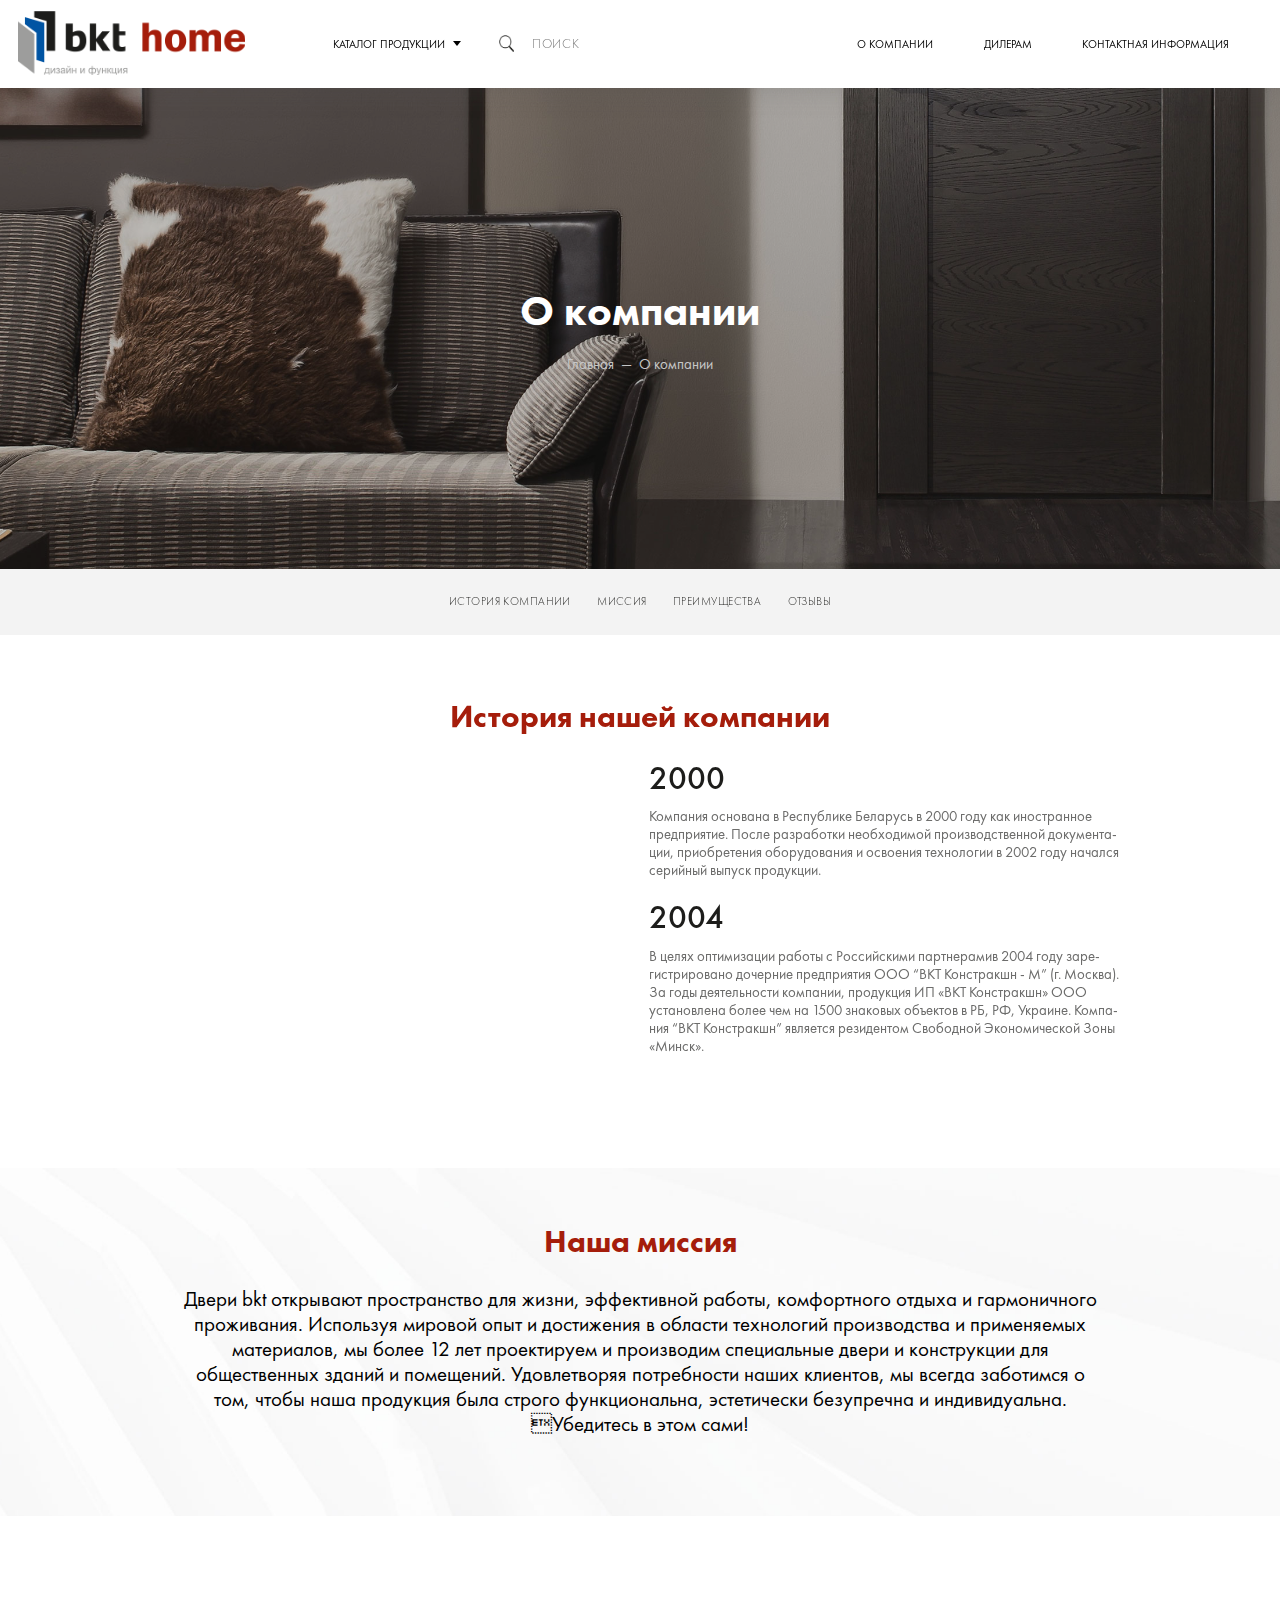
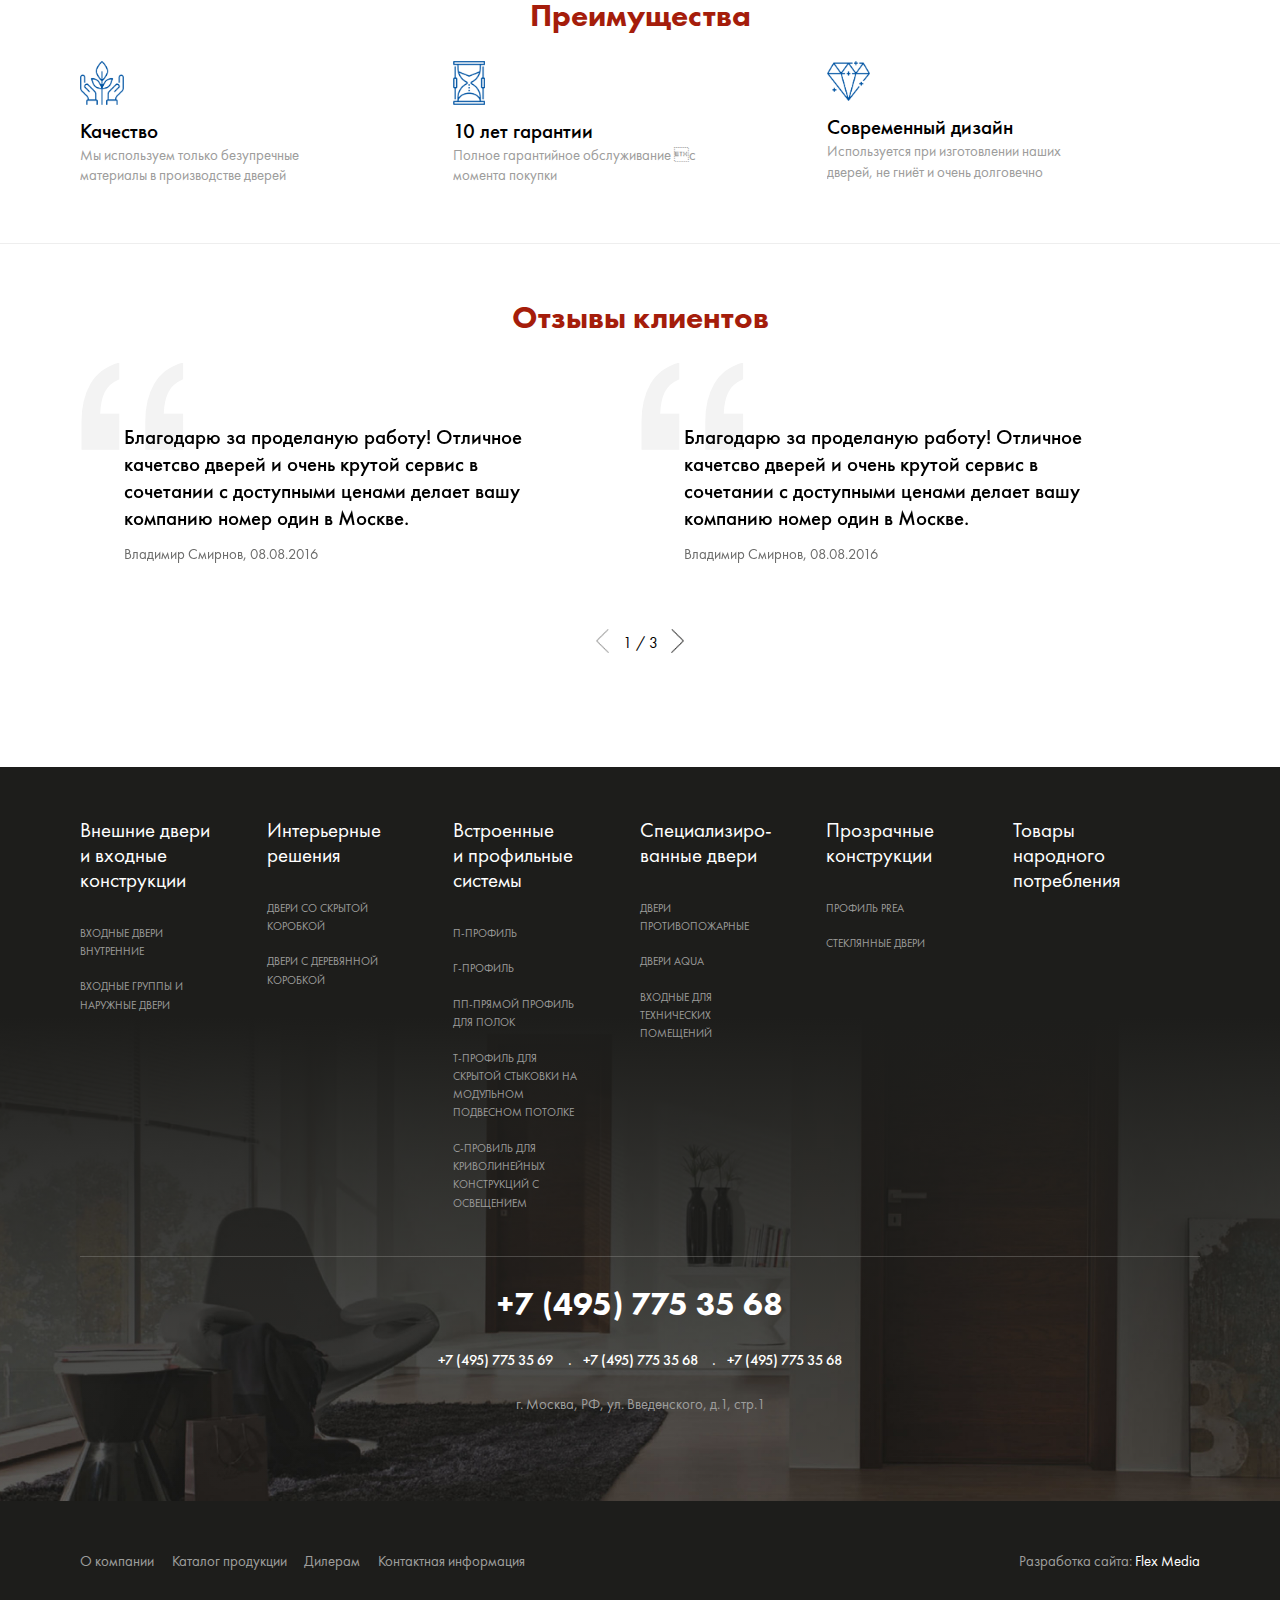
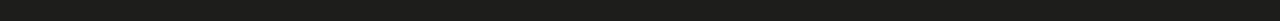
<file: bitrix/templates/main/2-0about.html>
<!DOCTYPE html>
<html>
  <head>
    <meta charset="utf-8">
    <title>2-0about</title>
    <meta name="viewport" content="width=device-width, initial-scale=1">
    <meta name="format-detection" content="telephone=no">
    <link rel="stylesheet" media="all" href="css/screen.css">
    <script src="http://api-maps.yandex.ru/2.1/?lang=ru_RU"></script>
    <script src="js/app.js"></script>
  </head>
  <body>
    <!--BEGIN out-->
    <div class="out out-inner">
      <header class="header"><a class="logo" href="/"></a>
        <nav class="navigation"><a class="navigation-item" href="#">О компании</a><a class="navigation-item" href="#">Дилерам</a><a class="navigation-item" href="#">Контактная информация</a>
        </nav>
        <div class="overlay">
          <div class="nav">
            <div class="nav-trigger"><span>Каталог продукции </span><i></i></div>
            <div class="nav-drop">
              <ul class="level level-1">
                <li class="level-item"><a href="#">Внешние двери и&nbsp;входные конструкции</a>
                  <ul class="level level-2">
                    <li class="level-item"><a href="#">Входные двери внутренние</a></li>
                    <li class="level-item"><a href="#">Входные группы и наружные двери</a></li>
                  </ul>
                </li>
                <li class="level-item"><a href="#">Интерьерные решения</a>
                  <ul class="level level-2">
                    <li class="level-item"><a href="#">Двери со скрытой коробкой</a></li>
                    <li class="level-item"><a href="#">Двери с деревянной коробкой</a></li>
                  </ul>
                </li>
                <li class="level-item"><a href="#">Встроенные и профильные системы</a>
                  <ul class="level level-2">
                    <li class="level-item"><a href="#">П-профиль</a></li>
                    <li class="level-item"><a href="#">Г-профиль</a></li>
                    <li class="level-item"><a href="#">ПП-прямой профиль для полок</a></li>
                    <li class="level-item"><a href="#">Т-профиль для скрытой стыковки на модульном подвесном потолке</a></li>
                    <li class="level-item"><a href="#">С-провиль для криволинейных конструкций с освещением</a></li>
                  </ul>
                </li>
                <li class="level-item"><a href="#">Специализиро&shy;ванные двери</a>
                  <ul class="level level-2">
                    <li class="level-item"><a href="#">Двери противопожарные</a></li>
                    <li class="level-item"><a href="#">Двери AQUA</a></li>
                    <li class="level-item"><a href="#">Входные для технических помещений</a></li>
                  </ul>
                </li>
                <li class="level-item"><a href="#">Прозрачные конструкции</a>
                  <ul class="level level-2">
                    <li class="level-item"><a href="#">Профиль Prea</a></li>
                    <li class="level-item"><a href="#">Стеклянные двери</a></li>
                  </ul>
                </li>
                <li class="level-item"><a href="#">Товары народного потребления</a></li>
              </ul>
            </div>
          </div>
          <div class="header-search">
            <div class="form form-trigger">
              <form>
                <div class="field">
                  <button class="btn-search" type="button"></button>
                </div>
                <div class="field">
                  <input type="text" placeholder="Поиск">
                </div>
              </form>
            </div>
          </div>
        </div>
        <div class="hamburger">
          <div class="hamburger-inner"><span></span><span></span><span></span></div>
        </div>
      </header>
      <div class="wrapper">
        <section class="head">
          <div class="head-bg" style="background-image: url(img/2-0about.jpg)"></div>
          <div class="head-wrap">
            <div class="head-title">О компании</div>
            <ul class="breadcrumbs">
              <li class="breadcrumbs-item"><a href="#">Главная</a></li>
              <li class="breadcrumbs-item"><a href="#">О компании</a></li>
            </ul>
          </div>
        </section>
        <nav class="secondary-nav">
          <ul>
                        <li><a data-scroller="#scroll-1">история компании</a></li>
                        <li><a data-scroller="#scroll-2">миссия</a></li>
                        <li><a data-scroller="#scroll-3">преимущества</a></li>
                        <li><a data-scroller="#scroll-4">отзывы</a></li>
          </ul>
        </nav>
        <section class="container">
          <div class="content">
            <div class="l-center">
              <div class="row">
                <div class="sc-section" id="scroll-1">
                  <div class="title">История нашей компании</div>
                  <div class="history">
                    <div class="columns">
                      <div class="columns__left">
                        <div class="video-container"><iframe width="100%" height="100%" src="https://www.youtube.com/embed/YexBIuZ9pik" frameborder="0" allowfullscreen></iframe></div>
                      </div>
                      <div class="columns__right">
                        <div class="chronology">
                          <div class="chronology-item">
                            <div class="chronology-years">2000</div>
                            <div class="chronology-text"> 
                              <p>Компания основана в Республике Беларусь в 2000 году как иностранное предприятие. После разработки необходимой производственной документа&shy;ции, приобретения оборудования и освоения технологии в 2002 году начал&shy;ся серийный выпуск продукции.</p>
                            </div>
                          </div>
                          <div class="chronology-item">
                            <div class="chronology-years">2004</div>
                            <div class="chronology-text"> 
                              <p>В целях оптимизации работы с Российскими партнерамив 2004 году заре&shy;гистрировано дочерние предприятия ООО “ВКТ Констракшн - М” (г. Москва). За годы деятельности компании, продукция ИП «ВКТ Констракшн» ООО установлена более чем на 1500 знаковых объектов в РБ, РФ, Украине. Компа&shy;ния “ВКТ Констракшн” является резидентом Свободной Экономической Зоны «Минск».</p>
                            </div>
                          </div>
                        </div>
                      </div>
                    </div>
                  </div>
                </div>
                <div class="sc-section mission" id="scroll-2">
                  <div class="title">Наша миссия</div>
                  <div class="mission-conteiner">
                    <p>Двери bkt открывают пространство для жизни, эффективной работы, комфортного отдыха и гармоничного проживания. Используя мировой опыт и достижения в области технологий производства и применяемых материалов, мы более 12 лет проектируем и производим специальные двери и конструкции для общественных зданий и помещений. Удовлетворяя потребности наших клиентов, мы всегда заботимся о том, чтобы наша продукция была строго функциональна, эстетически безупречна и индивидуальна. Убедитесь в этом сами!</p>
                  </div>
                </div>
                <div class="sc-section" id="scroll-3">
                  <div class="title">Преимущества</div>
                  <div class="cooperation">
                    <div class="cooperation__item">
                      <div class="image__cover"><img src="img/icons/icon-1.png"></div>
                      <div class="overlay">
                        <div class="cooperation__title">Качество</div>
                        <div class="cooperation__text">Мы используем только безупречные материалы в производстве дверей</div>
                      </div>
                    </div>
                    <div class="cooperation__item">
                      <div class="image__cover"><img src="img/icons/icon-2.png"></div>
                      <div class="overlay">
                        <div class="cooperation__title">10 лет гарантии</div>
                        <div class="cooperation__text">Полное гарантийное обслуживание с момента покупки</div>
                      </div>
                    </div>
                    <div class="cooperation__item">
                      <div class="image__cover"><img src="img/icons/icon-3.png"></div>
                      <div class="overlay">
                        <div class="cooperation__title">Современный дизайн</div>
                        <div class="cooperation__text">Используется при изготовлении наших дверей, не гниёт и очень долговечно</div>
                      </div>
                    </div>
                  </div>
                  <hr>
                </div>
                <div class="sc-section" id="scroll-4">
                  <div class="title">Отзывы клиентов</div>
                  <div class="reviews">
                    <div class="reviews-carousel">
                      <div class="reviews-item">
                        <div class="reviews-text">Благодарю за проделаную работу! Отличное качетсво дверей и очень крутой сервис в сочетании с доступными ценами делает вашу компанию номер один в Москве.</div>
                        <div class="reviews-author">Владимир Смирнов, 08.08.2016</div>
                      </div>
                      <div class="reviews-item">
                        <div class="reviews-text">Благодарю за проделаную работу! Отличное качетсво дверей и очень крутой сервис в сочетании с доступными ценами делает вашу компанию номер один в Москве.</div>
                        <div class="reviews-author">Владимир Смирнов, 08.08.2016</div>
                      </div>
                      <div class="reviews-item">
                        <div class="reviews-text">Благодарю за проделаную работу! Отличное качетсво дверей и очень крутой сервис в сочетании с доступными ценами делает вашу компанию номер один в Москве.</div>
                        <div class="reviews-author">Владимир Смирнов, 08.08.2016</div>
                      </div>
                      <div class="reviews-item">
                        <div class="reviews-text">Благодарю за проделаную работу! Отличное качетсво дверей и очень крутой сервис в сочетании с доступными ценами делает вашу компанию номер один в Москве.</div>
                        <div class="reviews-author">Владимир Смирнов, 08.08.2016</div>
                      </div>
                    </div>
                    <div class="rotator-navi">
                      <div class="rotator-arrow rotator-arrow__left"></div>
                      <div class="rotator-counter">
                        <div class="rotator__counter-current">1</div>
                        <div class="rotator__counter-separator">/</div>
                        <div class="rotator__counter-all">4</div>
                      </div>
                      <div class="rotator-arrow rotator-arrow__right"></div>
                    </div>
                  </div>
                </div>
              </div>
            </div>
          </div>
        </section>
      </div>
      <footer class="footer">
        <div class="footer-top">
          <div class="footer__scale">
            <div style="background-image: url(img/footer.jpg)"></div>
          </div>
          <div class="l-center">
            <nav class="map__catalog">
              <ul class="map__catalog-item">
                <li><a href="#">Внешние двери и&nbsp;входные конструкции</a>
                  <ul>
                    <li><a href="#">Входные двери внутренние</a></li>
                    <li><a href="#">Входные группы и наружные двери</a></li>
                  </ul>
                </li>
              </ul>
              <ul class="map__catalog-item">
                <li><a href="#">Интерьерные решения</a>
                  <ul>
                    <li><a href="#">Двери со скрытой коробкой</a></li>
                    <li><a href="#">Двери с деревянной коробкой</a></li>
                  </ul>
                </li>
              </ul>
              <ul class="map__catalog-item">
                <li><a href="#">Встроенные и&nbsp;профильные системы</a>
                  <ul>
                    <li><a href="#">П-профиль</a></li>
                    <li><a href="#">Г-профиль</a></li>
                    <li><a href="#">ПП-прямой профиль для полок</a></li>
                    <li><a href="#">Т-профиль для скрытой стыковки на модульном подвесном потолке </a></li>
                    <li><a href="#">С-провиль для криволинейных конструкций с освещением</a></li>
                  </ul>
                </li>
              </ul>
              <ul class="map__catalog-item">
                <li><a href="#">Специализиро&shy;ванные двери</a>
                  <ul>
                    <li><a href="#">Двери противопожарные</a></li>
                    <li><a href="#">Двери AQUA</a></li>
                    <li><a href="#">Входные для технических помещений</a></li>
                  </ul>
                </li>
              </ul>
              <ul class="map__catalog-item">
                <li><a href="#">Прозрачные конструкции</a>
                  <ul>
                    <li><a href="#">Профиль Prea</a></li>
                    <li><a href="#">Стеклянные двери</a></li>
                  </ul>
                </li>
              </ul>
              <ul class="map__catalog-item">
                <li><a href="#">Товары народного потребления</a></li>
              </ul>
            </nav>
            <div class="contancts">
              <div class="main__phone"><span>+7 (495) 775 35 68</span></div>
              <ul class="phone__list">
                <li>+7 (495) 775 35 69</li>
                <li>+7 (495) 775 35 68 </li>
                <li>+7 (495) 775 35 68</li>
              </ul>
              <div class="address">г. Москва, РФ, ул. Введенского, д.1, стр.1</div>
            </div>
          </div>
        </div>
        <div class="footer-bottom">
          <div class="l-center">
            <nav class="footer__nav"><a class="footer__nav-item" href="#">О компании</a><a class="footer__nav-item" href="#">Каталог продукции</a><a class="footer__nav-item" href="#">Дилерам</a><a class="footer__nav-item" href="#">Контактная информация</a>
            </nav>
            <div class="developers"><a href="#">Разработка сайта: <span>Flex Media</span></a></div>
          </div>
        </div>
      </footer>
    </div>
    <!--END out-->
    <div class="modal__wrap" data-modal-wrap="callback">
      <div class="modal modal-front">
        <div class="btn-close"></div>
        <div class="modal__title">Форма обратной связи</div>
        <div class="form">
          <form class="js-validate">
            <div class="field">
              <div class="field-head"><span>Ваше имя*</span></div>
              <div class="field-body">
                <input type="text" data-validation="length" data-validation-length="min2">
              </div>
            </div>
            <div class="field">
              <div class="field-head"><span>E-mail*</span></div>
              <div class="field-body">
                <input type="text" data-validation="email">
              </div>
            </div>
            <div class="field">
              <div class="field-head"><span>телефон*</span></div>
              <div class="field-body">
                <input class="numeric" type="text" data-validation="length" data-validation-length="6-20">
              </div>
            </div>
            <div class="field">
              <div class="field-head"><span>сообщение</span></div>
              <div class="field-body">
                <textarea></textarea>
              </div>
            </div>
            <div class="field">
              <button class="btn btn-red" type="submit"><span>Отправить</span></button>
            </div>
          </form>
        </div>
      </div>
      <div class="modal modal-back">
        <div class="btn-close"></div>
        <div class="modal__title">Благодарим вас!</div>
        <div class="modal__text"> 
          <p>В течение рабочего дня с вами свяжется наш менеджер. Спасибо, что выбрали нас!</p>
        </div>
        <div class="close">Закрыть</div>
      </div>
    </div>
    <div class="modal__wrap modal__wrap-size" data-modal-wrap="size">
      <div class="modal modal-front">
        <div class="btn-close"></div>
        <div class="modal__title">Выберите размер</div>
        <div class="form">
          <div class="field">
            <div class="field-body">
              <input type="radio" name="size" id="size-1" value="600 × 2000 × 36 мм">
              <label for="size-1"><span>600 × 2000 × 36 мм</span></label>
            </div>
            <div class="field-body">
              <input type="radio" name="size" id="size-2" value="700 × 2000 × 36 мм">
              <label for="size-2"><span>700 × 2000 × 36 мм</span></label>
            </div>
            <div class="field-body">
              <input type="radio" name="size" id="size-3" value="800 × 2000 × 36 мм">
              <label for="size-3"><span>7800 × 2000 × 36 мм</span></label>
            </div>
          </div>
          <div class="field">
            <div class="field-body">
              <input type="radio" name="size" id="size-4" value="900 × 2000 × 36 мм">
              <label for="size-4"><span>900 × 2000 × 36 мм</span></label>
            </div>
            <div class="field-body">
              <input type="radio" name="size" id="size-5" value="1000 × 2000 × 36 мм">
              <label for="size-5"><span>1000 × 2000 × 36 мм</span></label>
            </div>
          </div>
        </div>
        <div class="form-submit">
          <button class="btn btn-red btn-select" type="button"><span>Выбрать</span></button>
        </div>
      </div>
    </div>
    <div class="modal__wrap modal__wrap-lining" data-modal-wrap="lining">
      <div class="modal modal-front">
        <div class="btn-close"></div>
        <div class="modal__title">Выберите облицовку</div>
        <div class="form">
          <div class="field">
            <div class="field-body">
              <input type="radio" name="lining" id="size-6" value="порошковая окраска">
              <label for="size-6">
                <div class="image__cover"><img src="img/surface.png"></div>
                <div class="caption">порошковая окраска</div>
              </label>
            </div>
          </div>
          <div class="field">
            <div class="field-body">
              <input type="radio" name="lining" id="size-7" value="окраска автоэмалью">
              <label for="size-7">
                <div class="image__cover"><img src="img/surface.png"></div>
                <div class="caption">окраска автоэмалью</div>
              </label>
            </div>
          </div>
          <div class="field">
            <div class="field-body">
              <input type="radio" name="lining" id="size-8" value="окраска жидкими красками">
              <label for="size-8">
                <div class="image__cover"><img src="img/surface.png"></div>
                <div class="caption">окраска жидкими красками</div>
              </label>
            </div>
          </div>
        </div>
        <div class="form-submit">
          <button class="btn btn-red btn-select" type="button"><span>Выбрать</span></button>
        </div>
      </div>
    </div>
    <div class="modal__wrap modal__wrap-color" data-modal-wrap="color">
      <div class="modal modal-front">
        <div class="btn-close"></div>
        <div class="modal__title">Выберите цвет</div>
        <div class="form">
          <div class="field">
            <div class="field-body">
              <div class="color-rotator color-rotator__popup">
                                <div class="color-item">
                                  <input type="radio" name="color" id="t-1" value="Черный">
                                  <label for="t-1">
                                    <div class="color-hex tips" aria-describedby="tips-1" style="background-color:#000000"></div>
                                    <div class="tooltip" id="tips-1" role="tooltip">
                                      <p>Черный</p>
                                    </div>
                                  </label>
                                </div>
                                <div class="color-item">
                                  <input type="radio" name="color" id="t-2" value="Черный">
                                  <label for="t-2">
                                    <div class="color-hex tips" aria-describedby="tips-2" style="background-color:#d7fdce"></div>
                                    <div class="tooltip" id="tips-2" role="tooltip">
                                      <p>Черный</p>
                                    </div>
                                  </label>
                                </div>
                                <div class="color-item">
                                  <input type="radio" name="color" id="t-3" value="Черный">
                                  <label for="t-3">
                                    <div class="color-hex tips" aria-describedby="tips-3" style="background-color:#8d7f0e"></div>
                                    <div class="tooltip" id="tips-3" role="tooltip">
                                      <p>Черный</p>
                                    </div>
                                  </label>
                                </div>
                                <div class="color-item">
                                  <input type="radio" name="color" id="t-4" value="Черный">
                                  <label for="t-4">
                                    <div class="color-hex tips" aria-describedby="tips-4" style="background-color:#40c362"></div>
                                    <div class="tooltip" id="tips-4" role="tooltip">
                                      <p>Черный</p>
                                    </div>
                                  </label>
                                </div>
                                <div class="color-item">
                                  <input type="radio" name="color" id="t-5" value="Черный">
                                  <label for="t-5">
                                    <div class="color-hex tips" aria-describedby="tips-5" style="background-color:#5bd3fd"></div>
                                    <div class="tooltip" id="tips-5" role="tooltip">
                                      <p>Черный</p>
                                    </div>
                                  </label>
                                </div>
                                <div class="color-item">
                                  <input type="radio" name="color" id="t-6" value="Черный">
                                  <label for="t-6">
                                    <div class="color-hex tips" aria-describedby="tips-6" style="background-color:#de7503"></div>
                                    <div class="tooltip" id="tips-6" role="tooltip">
                                      <p>Черный</p>
                                    </div>
                                  </label>
                                </div>
                                <div class="color-item">
                                  <input type="radio" name="color" id="t-7" value="Черный">
                                  <label for="t-7">
                                    <div class="color-hex tips" aria-describedby="tips-7" style="background-color:#000000"></div>
                                    <div class="tooltip" id="tips-7" role="tooltip">
                                      <p>Черный</p>
                                    </div>
                                  </label>
                                </div>
                                <div class="color-item">
                                  <input type="radio" name="color" id="t-8" value="Черный">
                                  <label for="t-8">
                                    <div class="color-hex tips" aria-describedby="tips-8" style="background-color:#d7fdce"></div>
                                    <div class="tooltip" id="tips-8" role="tooltip">
                                      <p>Черный</p>
                                    </div>
                                  </label>
                                </div>
                                <div class="color-item">
                                  <input type="radio" name="color" id="t-9" value="Черный">
                                  <label for="t-9">
                                    <div class="color-hex tips" aria-describedby="tips-9" style="background-color:#8d7f0e"></div>
                                    <div class="tooltip" id="tips-9" role="tooltip">
                                      <p>Черный</p>
                                    </div>
                                  </label>
                                </div>
                                <div class="color-item">
                                  <input type="radio" name="color" id="t-10" value="Черный">
                                  <label for="t-10">
                                    <div class="color-hex tips" aria-describedby="tips-10" style="background-color:#40c362"></div>
                                    <div class="tooltip" id="tips-10" role="tooltip">
                                      <p>Черный</p>
                                    </div>
                                  </label>
                                </div>
                                <div class="color-item">
                                  <input type="radio" name="color" id="t-11" value="Черный">
                                  <label for="t-11">
                                    <div class="color-hex tips" aria-describedby="tips-11" style="background-color:#5bd3fd"></div>
                                    <div class="tooltip" id="tips-11" role="tooltip">
                                      <p>Черный</p>
                                    </div>
                                  </label>
                                </div>
                                <div class="color-item">
                                  <input type="radio" name="color" id="t-12" value="Черный">
                                  <label for="t-12">
                                    <div class="color-hex tips" aria-describedby="tips-12" style="background-color:#de7503"></div>
                                    <div class="tooltip" id="tips-12" role="tooltip">
                                      <p>Черный</p>
                                    </div>
                                  </label>
                                </div>
                                <div class="color-item">
                                  <input type="radio" name="color" id="t-13" value="Черный">
                                  <label for="t-13">
                                    <div class="color-hex tips" aria-describedby="tips-13" style="background-color:#40c362"></div>
                                    <div class="tooltip" id="tips-13" role="tooltip">
                                      <p>Черный</p>
                                    </div>
                                  </label>
                                </div>
                                <div class="color-item">
                                  <input type="radio" name="color" id="t-14" value="Черный">
                                  <label for="t-14">
                                    <div class="color-hex tips" aria-describedby="tips-14" style="background-color:#5bd3fd"></div>
                                    <div class="tooltip" id="tips-14" role="tooltip">
                                      <p>Черный</p>
                                    </div>
                                  </label>
                                </div>
                                <div class="color-item">
                                  <input type="radio" name="color" id="t-15" value="Черный">
                                  <label for="t-15">
                                    <div class="color-hex tips" aria-describedby="tips-15" style="background-color:#de7503"></div>
                                    <div class="tooltip" id="tips-15" role="tooltip">
                                      <p>Черный</p>
                                    </div>
                                  </label>
                                </div>
                                <div class="color-item">
                                  <input type="radio" name="color" id="t-16" value="Черный">
                                  <label for="t-16">
                                    <div class="color-hex tips" aria-describedby="tips-16" style="background-color:#000000"></div>
                                    <div class="tooltip" id="tips-16" role="tooltip">
                                      <p>Черный</p>
                                    </div>
                                  </label>
                                </div>
                                <div class="color-item">
                                  <input type="radio" name="color" id="t-17" value="Черный">
                                  <label for="t-17">
                                    <div class="color-hex tips" aria-describedby="tips-17" style="background-color:#d7fdce"></div>
                                    <div class="tooltip" id="tips-17" role="tooltip">
                                      <p>Черный</p>
                                    </div>
                                  </label>
                                </div>
                                <div class="color-item">
                                  <input type="radio" name="color" id="t-18" value="Черный">
                                  <label for="t-18">
                                    <div class="color-hex tips" aria-describedby="tips-18" style="background-color:#8d7f0e"></div>
                                    <div class="tooltip" id="tips-18" role="tooltip">
                                      <p>Черный</p>
                                    </div>
                                  </label>
                                </div>
                                <div class="color-item">
                                  <input type="radio" name="color" id="t-19" value="Черный">
                                  <label for="t-19">
                                    <div class="color-hex tips" aria-describedby="tips-19" style="background-color:#40c362"></div>
                                    <div class="tooltip" id="tips-19" role="tooltip">
                                      <p>Черный</p>
                                    </div>
                                  </label>
                                </div>
                                <div class="color-item">
                                  <input type="radio" name="color" id="t-20" value="Черный">
                                  <label for="t-20">
                                    <div class="color-hex tips" aria-describedby="tips-20" style="background-color:#5bd3fd"></div>
                                    <div class="tooltip" id="tips-20" role="tooltip">
                                      <p>Черный</p>
                                    </div>
                                  </label>
                                </div>
                                <div class="color-item">
                                  <input type="radio" name="color" id="t-21" value="Черный">
                                  <label for="t-21">
                                    <div class="color-hex tips" aria-describedby="tips-21" style="background-color:#de7503"></div>
                                    <div class="tooltip" id="tips-21" role="tooltip">
                                      <p>Черный</p>
                                    </div>
                                  </label>
                                </div>
                                <div class="color-item">
                                  <input type="radio" name="color" id="t-22" value="Черный">
                                  <label for="t-22">
                                    <div class="color-hex tips" aria-describedby="tips-22" style="background-color:#000000"></div>
                                    <div class="tooltip" id="tips-22" role="tooltip">
                                      <p>Черный</p>
                                    </div>
                                  </label>
                                </div>
                                <div class="color-item">
                                  <input type="radio" name="color" id="t-23" value="Черный">
                                  <label for="t-23">
                                    <div class="color-hex tips" aria-describedby="tips-23" style="background-color:#d7fdce"></div>
                                    <div class="tooltip" id="tips-23" role="tooltip">
                                      <p>Черный</p>
                                    </div>
                                  </label>
                                </div>
                                <div class="color-item">
                                  <input type="radio" name="color" id="t-24" value="Черный">
                                  <label for="t-24">
                                    <div class="color-hex tips" aria-describedby="tips-24" style="background-color:#8d7f0e"></div>
                                    <div class="tooltip" id="tips-24" role="tooltip">
                                      <p>Черный</p>
                                    </div>
                                  </label>
                                </div>
                                <div class="color-item">
                                  <input type="radio" name="color" id="t-25" value="Черный">
                                  <label for="t-25">
                                    <div class="color-hex tips" aria-describedby="tips-25" style="background-color:#40c362"></div>
                                    <div class="tooltip" id="tips-25" role="tooltip">
                                      <p>Черный</p>
                                    </div>
                                  </label>
                                </div>
                                <div class="color-item">
                                  <input type="radio" name="color" id="t-26" value="Черный">
                                  <label for="t-26">
                                    <div class="color-hex tips" aria-describedby="tips-26" style="background-color:#5bd3fd"></div>
                                    <div class="tooltip" id="tips-26" role="tooltip">
                                      <p>Черный</p>
                                    </div>
                                  </label>
                                </div>
                                <div class="color-item">
                                  <input type="radio" name="color" id="t-27" value="Черный">
                                  <label for="t-27">
                                    <div class="color-hex tips" aria-describedby="tips-27" style="background-color:#de7503"></div>
                                    <div class="tooltip" id="tips-27" role="tooltip">
                                      <p>Черный</p>
                                    </div>
                                  </label>
                                </div>
                                <div class="color-item">
                                  <input type="radio" name="color" id="t-28" value="Черный">
                                  <label for="t-28">
                                    <div class="color-hex tips" aria-describedby="tips-28" style="background-color:#40c362"></div>
                                    <div class="tooltip" id="tips-28" role="tooltip">
                                      <p>Черный</p>
                                    </div>
                                  </label>
                                </div>
                                <div class="color-item">
                                  <input type="radio" name="color" id="t-29" value="Черный">
                                  <label for="t-29">
                                    <div class="color-hex tips" aria-describedby="tips-29" style="background-color:#5bd3fd"></div>
                                    <div class="tooltip" id="tips-29" role="tooltip">
                                      <p>Черный</p>
                                    </div>
                                  </label>
                                </div>
                                <div class="color-item">
                                  <input type="radio" name="color" id="t-30" value="Черный">
                                  <label for="t-30">
                                    <div class="color-hex tips" aria-describedby="tips-30" style="background-color:#de7503"></div>
                                    <div class="tooltip" id="tips-30" role="tooltip">
                                      <p>Черный</p>
                                    </div>
                                  </label>
                                </div>
                                <div class="color-item">
                                  <input type="radio" name="color" id="t-31" value="Черный">
                                  <label for="t-31">
                                    <div class="color-hex tips" aria-describedby="tips-31" style="background-color:#000000"></div>
                                    <div class="tooltip" id="tips-31" role="tooltip">
                                      <p>Черный</p>
                                    </div>
                                  </label>
                                </div>
                                <div class="color-item">
                                  <input type="radio" name="color" id="t-32" value="Черный">
                                  <label for="t-32">
                                    <div class="color-hex tips" aria-describedby="tips-32" style="background-color:#d7fdce"></div>
                                    <div class="tooltip" id="tips-32" role="tooltip">
                                      <p>Черный</p>
                                    </div>
                                  </label>
                                </div>
                                <div class="color-item">
                                  <input type="radio" name="color" id="t-33" value="Черный">
                                  <label for="t-33">
                                    <div class="color-hex tips" aria-describedby="tips-33" style="background-color:#8d7f0e"></div>
                                    <div class="tooltip" id="tips-33" role="tooltip">
                                      <p>Черный</p>
                                    </div>
                                  </label>
                                </div>
                                <div class="color-item">
                                  <input type="radio" name="color" id="t-34" value="Черный">
                                  <label for="t-34">
                                    <div class="color-hex tips" aria-describedby="tips-34" style="background-color:#40c362"></div>
                                    <div class="tooltip" id="tips-34" role="tooltip">
                                      <p>Черный</p>
                                    </div>
                                  </label>
                                </div>
                                <div class="color-item">
                                  <input type="radio" name="color" id="t-35" value="Черный">
                                  <label for="t-35">
                                    <div class="color-hex tips" aria-describedby="tips-35" style="background-color:#5bd3fd"></div>
                                    <div class="tooltip" id="tips-35" role="tooltip">
                                      <p>Черный</p>
                                    </div>
                                  </label>
                                </div>
                                <div class="color-item">
                                  <input type="radio" name="color" id="t-36" value="Черный">
                                  <label for="t-36">
                                    <div class="color-hex tips" aria-describedby="tips-36" style="background-color:#de7503"></div>
                                    <div class="tooltip" id="tips-36" role="tooltip">
                                      <p>Черный</p>
                                    </div>
                                  </label>
                                </div>
                                <div class="color-item">
                                  <input type="radio" name="color" id="t-37" value="Черный">
                                  <label for="t-37">
                                    <div class="color-hex tips" aria-describedby="tips-37" style="background-color:#000000"></div>
                                    <div class="tooltip" id="tips-37" role="tooltip">
                                      <p>Черный</p>
                                    </div>
                                  </label>
                                </div>
                                <div class="color-item">
                                  <input type="radio" name="color" id="t-38" value="Черный">
                                  <label for="t-38">
                                    <div class="color-hex tips" aria-describedby="tips-38" style="background-color:#d7fdce"></div>
                                    <div class="tooltip" id="tips-38" role="tooltip">
                                      <p>Черный</p>
                                    </div>
                                  </label>
                                </div>
                                <div class="color-item">
                                  <input type="radio" name="color" id="t-39" value="Черный">
                                  <label for="t-39">
                                    <div class="color-hex tips" aria-describedby="tips-39" style="background-color:#8d7f0e"></div>
                                    <div class="tooltip" id="tips-39" role="tooltip">
                                      <p>Черный</p>
                                    </div>
                                  </label>
                                </div>
                                <div class="color-item">
                                  <input type="radio" name="color" id="t-40" value="Черный">
                                  <label for="t-40">
                                    <div class="color-hex tips" aria-describedby="tips-40" style="background-color:#40c362"></div>
                                    <div class="tooltip" id="tips-40" role="tooltip">
                                      <p>Черный</p>
                                    </div>
                                  </label>
                                </div>
                                <div class="color-item">
                                  <input type="radio" name="color" id="t-41" value="Черный">
                                  <label for="t-41">
                                    <div class="color-hex tips" aria-describedby="tips-41" style="background-color:#5bd3fd"></div>
                                    <div class="tooltip" id="tips-41" role="tooltip">
                                      <p>Черный</p>
                                    </div>
                                  </label>
                                </div>
                                <div class="color-item">
                                  <input type="radio" name="color" id="t-42" value="Черный">
                                  <label for="t-42">
                                    <div class="color-hex tips" aria-describedby="tips-42" style="background-color:#de7503"></div>
                                    <div class="tooltip" id="tips-42" role="tooltip">
                                      <p>Черный</p>
                                    </div>
                                  </label>
                                </div>
                                <div class="color-item">
                                  <input type="radio" name="color" id="t-43" value="Черный">
                                  <label for="t-43">
                                    <div class="color-hex tips" aria-describedby="tips-43" style="background-color:#40c362"></div>
                                    <div class="tooltip" id="tips-43" role="tooltip">
                                      <p>Черный</p>
                                    </div>
                                  </label>
                                </div>
                                <div class="color-item">
                                  <input type="radio" name="color" id="t-44" value="Черный">
                                  <label for="t-44">
                                    <div class="color-hex tips" aria-describedby="tips-44" style="background-color:#5bd3fd"></div>
                                    <div class="tooltip" id="tips-44" role="tooltip">
                                      <p>Черный</p>
                                    </div>
                                  </label>
                                </div>
                                <div class="color-item">
                                  <input type="radio" name="color" id="t-45" value="Черный">
                                  <label for="t-45">
                                    <div class="color-hex tips" aria-describedby="tips-45" style="background-color:#de7503"></div>
                                    <div class="tooltip" id="tips-45" role="tooltip">
                                      <p>Черный</p>
                                    </div>
                                  </label>
                                </div>
                                <div class="color-item">
                                  <input type="radio" name="color" id="t-46" value="Черный">
                                  <label for="t-46">
                                    <div class="color-hex tips" aria-describedby="tips-46" style="background-color:#000000"></div>
                                    <div class="tooltip" id="tips-46" role="tooltip">
                                      <p>Черный</p>
                                    </div>
                                  </label>
                                </div>
                                <div class="color-item">
                                  <input type="radio" name="color" id="t-47" value="Черный">
                                  <label for="t-47">
                                    <div class="color-hex tips" aria-describedby="tips-47" style="background-color:#d7fdce"></div>
                                    <div class="tooltip" id="tips-47" role="tooltip">
                                      <p>Черный</p>
                                    </div>
                                  </label>
                                </div>
                                <div class="color-item">
                                  <input type="radio" name="color" id="t-48" value="Черный">
                                  <label for="t-48">
                                    <div class="color-hex tips" aria-describedby="tips-48" style="background-color:#8d7f0e"></div>
                                    <div class="tooltip" id="tips-48" role="tooltip">
                                      <p>Черный</p>
                                    </div>
                                  </label>
                                </div>
                                <div class="color-item">
                                  <input type="radio" name="color" id="t-49" value="Черный">
                                  <label for="t-49">
                                    <div class="color-hex tips" aria-describedby="tips-49" style="background-color:#40c362"></div>
                                    <div class="tooltip" id="tips-49" role="tooltip">
                                      <p>Черный</p>
                                    </div>
                                  </label>
                                </div>
                                <div class="color-item">
                                  <input type="radio" name="color" id="t-50" value="Черный">
                                  <label for="t-50">
                                    <div class="color-hex tips" aria-describedby="tips-50" style="background-color:#5bd3fd"></div>
                                    <div class="tooltip" id="tips-50" role="tooltip">
                                      <p>Черный</p>
                                    </div>
                                  </label>
                                </div>
                                <div class="color-item">
                                  <input type="radio" name="color" id="t-51" value="Черный">
                                  <label for="t-51">
                                    <div class="color-hex tips" aria-describedby="tips-51" style="background-color:#de7503"></div>
                                    <div class="tooltip" id="tips-51" role="tooltip">
                                      <p>Черный</p>
                                    </div>
                                  </label>
                                </div>
                                <div class="color-item">
                                  <input type="radio" name="color" id="t-52" value="Черный">
                                  <label for="t-52">
                                    <div class="color-hex tips" aria-describedby="tips-52" style="background-color:#000000"></div>
                                    <div class="tooltip" id="tips-52" role="tooltip">
                                      <p>Черный</p>
                                    </div>
                                  </label>
                                </div>
                                <div class="color-item">
                                  <input type="radio" name="color" id="t-53" value="Черный">
                                  <label for="t-53">
                                    <div class="color-hex tips" aria-describedby="tips-53" style="background-color:#d7fdce"></div>
                                    <div class="tooltip" id="tips-53" role="tooltip">
                                      <p>Черный</p>
                                    </div>
                                  </label>
                                </div>
                                <div class="color-item">
                                  <input type="radio" name="color" id="t-54" value="Черный">
                                  <label for="t-54">
                                    <div class="color-hex tips" aria-describedby="tips-54" style="background-color:#8d7f0e"></div>
                                    <div class="tooltip" id="tips-54" role="tooltip">
                                      <p>Черный</p>
                                    </div>
                                  </label>
                                </div>
                                <div class="color-item">
                                  <input type="radio" name="color" id="t-55" value="Черный">
                                  <label for="t-55">
                                    <div class="color-hex tips" aria-describedby="tips-55" style="background-color:#40c362"></div>
                                    <div class="tooltip" id="tips-55" role="tooltip">
                                      <p>Черный</p>
                                    </div>
                                  </label>
                                </div>
                                <div class="color-item">
                                  <input type="radio" name="color" id="t-56" value="Черный">
                                  <label for="t-56">
                                    <div class="color-hex tips" aria-describedby="tips-56" style="background-color:#5bd3fd"></div>
                                    <div class="tooltip" id="tips-56" role="tooltip">
                                      <p>Черный</p>
                                    </div>
                                  </label>
                                </div>
                                <div class="color-item">
                                  <input type="radio" name="color" id="t-57" value="Черный">
                                  <label for="t-57">
                                    <div class="color-hex tips" aria-describedby="tips-57" style="background-color:#de7503"></div>
                                    <div class="tooltip" id="tips-57" role="tooltip">
                                      <p>Черный</p>
                                    </div>
                                  </label>
                                </div>
                                <div class="color-item">
                                  <input type="radio" name="color" id="t-58" value="Черный">
                                  <label for="t-58">
                                    <div class="color-hex tips" aria-describedby="tips-58" style="background-color:#40c362"></div>
                                    <div class="tooltip" id="tips-58" role="tooltip">
                                      <p>Черный</p>
                                    </div>
                                  </label>
                                </div>
                                <div class="color-item">
                                  <input type="radio" name="color" id="t-59" value="Черный">
                                  <label for="t-59">
                                    <div class="color-hex tips" aria-describedby="tips-59" style="background-color:#5bd3fd"></div>
                                    <div class="tooltip" id="tips-59" role="tooltip">
                                      <p>Черный</p>
                                    </div>
                                  </label>
                                </div>
                                <div class="color-item">
                                  <input type="radio" name="color" id="t-60" value="Черный">
                                  <label for="t-60">
                                    <div class="color-hex tips" aria-describedby="tips-60" style="background-color:#de7503"></div>
                                    <div class="tooltip" id="tips-60" role="tooltip">
                                      <p>Черный</p>
                                    </div>
                                  </label>
                                </div>
                                <div class="color-item">
                                  <input type="radio" name="color" id="t-61" value="Черный">
                                  <label for="t-61">
                                    <div class="color-hex tips" aria-describedby="tips-61" style="background-color:#000000"></div>
                                    <div class="tooltip" id="tips-61" role="tooltip">
                                      <p>Черный</p>
                                    </div>
                                  </label>
                                </div>
                                <div class="color-item">
                                  <input type="radio" name="color" id="t-62" value="Черный">
                                  <label for="t-62">
                                    <div class="color-hex tips" aria-describedby="tips-62" style="background-color:#d7fdce"></div>
                                    <div class="tooltip" id="tips-62" role="tooltip">
                                      <p>Черный</p>
                                    </div>
                                  </label>
                                </div>
                                <div class="color-item">
                                  <input type="radio" name="color" id="t-63" value="Черный">
                                  <label for="t-63">
                                    <div class="color-hex tips" aria-describedby="tips-63" style="background-color:#8d7f0e"></div>
                                    <div class="tooltip" id="tips-63" role="tooltip">
                                      <p>Черный</p>
                                    </div>
                                  </label>
                                </div>
                                <div class="color-item">
                                  <input type="radio" name="color" id="t-64" value="Черный">
                                  <label for="t-64">
                                    <div class="color-hex tips" aria-describedby="tips-64" style="background-color:#40c362"></div>
                                    <div class="tooltip" id="tips-64" role="tooltip">
                                      <p>Черный</p>
                                    </div>
                                  </label>
                                </div>
                                <div class="color-item">
                                  <input type="radio" name="color" id="t-65" value="Черный">
                                  <label for="t-65">
                                    <div class="color-hex tips" aria-describedby="tips-65" style="background-color:#5bd3fd"></div>
                                    <div class="tooltip" id="tips-65" role="tooltip">
                                      <p>Черный</p>
                                    </div>
                                  </label>
                                </div>
                                <div class="color-item">
                                  <input type="radio" name="color" id="t-66" value="Черный">
                                  <label for="t-66">
                                    <div class="color-hex tips" aria-describedby="tips-66" style="background-color:#de7503"></div>
                                    <div class="tooltip" id="tips-66" role="tooltip">
                                      <p>Черный</p>
                                    </div>
                                  </label>
                                </div>
                                <div class="color-item">
                                  <input type="radio" name="color" id="t-67" value="Черный">
                                  <label for="t-67">
                                    <div class="color-hex tips" aria-describedby="tips-67" style="background-color:#000000"></div>
                                    <div class="tooltip" id="tips-67" role="tooltip">
                                      <p>Черный</p>
                                    </div>
                                  </label>
                                </div>
                                <div class="color-item">
                                  <input type="radio" name="color" id="t-68" value="Черный">
                                  <label for="t-68">
                                    <div class="color-hex tips" aria-describedby="tips-68" style="background-color:#d7fdce"></div>
                                    <div class="tooltip" id="tips-68" role="tooltip">
                                      <p>Черный</p>
                                    </div>
                                  </label>
                                </div>
                                <div class="color-item">
                                  <input type="radio" name="color" id="t-69" value="Черный">
                                  <label for="t-69">
                                    <div class="color-hex tips" aria-describedby="tips-69" style="background-color:#8d7f0e"></div>
                                    <div class="tooltip" id="tips-69" role="tooltip">
                                      <p>Черный</p>
                                    </div>
                                  </label>
                                </div>
                                <div class="color-item">
                                  <input type="radio" name="color" id="t-70" value="Черный">
                                  <label for="t-70">
                                    <div class="color-hex tips" aria-describedby="tips-70" style="background-color:#40c362"></div>
                                    <div class="tooltip" id="tips-70" role="tooltip">
                                      <p>Черный</p>
                                    </div>
                                  </label>
                                </div>
                                <div class="color-item">
                                  <input type="radio" name="color" id="t-71" value="Черный">
                                  <label for="t-71">
                                    <div class="color-hex tips" aria-describedby="tips-71" style="background-color:#000000"></div>
                                    <div class="tooltip" id="tips-71" role="tooltip">
                                      <p>Черный</p>
                                    </div>
                                  </label>
                                </div>
                                <div class="color-item">
                                  <input type="radio" name="color" id="t-72" value="Черный">
                                  <label for="t-72">
                                    <div class="color-hex tips" aria-describedby="tips-72" style="background-color:#d7fdce"></div>
                                    <div class="tooltip" id="tips-72" role="tooltip">
                                      <p>Черный</p>
                                    </div>
                                  </label>
                                </div>
                                <div class="color-item">
                                  <input type="radio" name="color" id="t-73" value="Черный">
                                  <label for="t-73">
                                    <div class="color-hex tips" aria-describedby="tips-73" style="background-color:#8d7f0e"></div>
                                    <div class="tooltip" id="tips-73" role="tooltip">
                                      <p>Черный</p>
                                    </div>
                                  </label>
                                </div>
                                <div class="color-item">
                                  <input type="radio" name="color" id="t-74" value="Черный">
                                  <label for="t-74">
                                    <div class="color-hex tips" aria-describedby="tips-74" style="background-color:#40c362"></div>
                                    <div class="tooltip" id="tips-74" role="tooltip">
                                      <p>Черный</p>
                                    </div>
                                  </label>
                                </div>
                                <div class="color-item">
                                  <input type="radio" name="color" id="t-75" value="Черный">
                                  <label for="t-75">
                                    <div class="color-hex tips" aria-describedby="tips-75" style="background-color:#5bd3fd"></div>
                                    <div class="tooltip" id="tips-75" role="tooltip">
                                      <p>Черный</p>
                                    </div>
                                  </label>
                                </div>
              </div>
              <div class="rotator-navi">
                <div class="rotator-arrow rotator-arrow__left"></div>
                <div class="rotator-counter">
                  <div class="rotator__counter-current">1</div>
                  <div class="rotator__counter-separator">/</div>
                  <div class="rotator__counter-all">4</div>
                </div>
                <div class="rotator-arrow rotator-arrow__right"></div>
              </div>
            </div>
          </div>
        </div>
        <div class="form-submit">
          <button class="btn btn-red btn-select" type="button"><span>Выбрать</span></button>
        </div>
      </div>
    </div>
    <div class="modal__wrap modal__wrap-equipment" data-modal-wrap="equipment">
      <div class="modal modal-front">
        <div class="btn-close"></div>
        <div class="modal__title">Выберите комплектацию</div>
        <div class="form">
          <div class="field">
            <div class="field-body">
              <div class="tab-container">
                <div class="tab-nav">
                  <ul>
                                        <li class="tab__item"><a data-tab="tab0">главный замок</a></li>
                                        <li class="tab__item"><a data-tab="tab1">дневной замок</a></li>
                                        <li class="tab__item"><a data-tab="tab2">нижний замок</a></li>
                                        <li class="tab__item"><a data-tab="tab3">ручка</a></li>
                  </ul>
                </div>
                <div class="tab-in">
                  <div class="tab-cont" data-tab-cont="tab0">
                    <div class="furn-rotator furn-popup">
                                            <div class="furn-rotator__item">
                                              <input id="id-1" type="radio" name="furniture" data-value="Бренд: Кале, Серия: 1013JU" value="Бренд: Кале, Серия: 1013JU" data-category="Главный замок">
                                              <label for="id-1">
                                                <div class="rotator__item-inner">
                                                  <div class="image__cover"><img src="img/furniture-slide.jpg"></div>
                                                  <div class="descr">
                                                    <div class="name">Бренд: Kale</div>
                                                    <div class="series">Серия: 1013JU</div>
                                                  </div>
                                                </div>
                                              </label>
                                            </div>
                                            <div class="furn-rotator__item">
                                              <input id="id-2" type="radio" name="furniture" data-value="Бренд: Zaha Hadid, Серия: 12Kid" value="Бренд: Zaha Hadid, Серия: 12Kid" data-category="Главный замок">
                                              <label for="id-2">
                                                <div class="rotator__item-inner">
                                                  <div class="image__cover"><img src="img/furniture-slide.jpg"></div>
                                                  <div class="descr">
                                                    <div class="name">Бренд: Zaha Hadid</div>
                                                    <div class="series">Серия: 12Kid</div>
                                                  </div>
                                                </div>
                                              </label>
                                            </div>
                                            <div class="furn-rotator__item">
                                              <input id="id-3" type="radio" name="furniture" data-value="Бренд: Gerda, Серия: 138990" value="Бренд: Gerda, Серия: 138990" data-category="Главный замок">
                                              <label for="id-3">
                                                <div class="rotator__item-inner">
                                                  <div class="image__cover"><img src="img/furniture-slide.jpg"></div>
                                                  <div class="descr">
                                                    <div class="name">Бренд: Gerda</div>
                                                    <div class="series">Серия: 138990</div>
                                                  </div>
                                                </div>
                                              </label>
                                            </div>
                                            <div class="furn-rotator__item">
                                              <input id="id-4" type="radio" name="furniture" data-value="Бренд: Gerda, Серия: 138990" value="Бренд: Gerda, Серия: 138990" data-category="Главный замок">
                                              <label for="id-4">
                                                <div class="rotator__item-inner">
                                                  <div class="image__cover"><img src="img/furniture-slide.jpg"></div>
                                                  <div class="descr">
                                                    <div class="name">Бренд: Gerda</div>
                                                    <div class="series">Серия: 138990</div>
                                                  </div>
                                                </div>
                                              </label>
                                            </div>
                    </div>
                    <div class="rotator-navi">
                      <div class="rotator-arrow rotator-arrow__left"></div>
                      <div class="rotator-counter">
                        <div class="rotator__counter-current">1</div>
                        <div class="rotator__counter-separator">/</div>
                        <div class="rotator__counter-all">4</div>
                      </div>
                      <div class="rotator-arrow rotator-arrow__right"></div>
                    </div>
                  </div>
                  <div class="tab-cont" data-tab-cont="tab1">
                    <div class="furn-rotator furn-popup">
                                            <div class="furn-rotator__item">
                                              <input id="id-5" type="radio" name="furniture1" data-value="Бренд: Кале, Серия: 1013JU" value="Бренд: Кале, Серия: 1013JU" data-category="Дверной замок">
                                              <label for="id-5">
                                                <div class="rotator__item-inner">
                                                  <div class="image__cover"><img src="img/furniture-slide.jpg"></div>
                                                  <div class="descr">
                                                    <div class="name">Бренд: Kale</div>
                                                    <div class="series">Серия: 1013JU</div>
                                                  </div>
                                                </div>
                                              </label>
                                            </div>
                                            <div class="furn-rotator__item">
                                              <input id="id-6" type="radio" name="furniture1" data-value="Бренд: Zaha Hadid, Серия: 12Kid" value="Бренд: Zaha Hadid, Серия: 12Kid" data-category="Дверной замок">
                                              <label for="id-6">
                                                <div class="rotator__item-inner">
                                                  <div class="image__cover"><img src="img/furniture-slide.jpg"></div>
                                                  <div class="descr">
                                                    <div class="name">Бренд: Zaha Hadid</div>
                                                    <div class="series">Серия: 12Kid</div>
                                                  </div>
                                                </div>
                                              </label>
                                            </div>
                                            <div class="furn-rotator__item">
                                              <input id="id-7" type="radio" name="furniture1" data-value="Бренд: Gerda, Серия: 138990" value="Бренд: Gerda, Серия: 138990" data-category="Дверной замок">
                                              <label for="id-7">
                                                <div class="rotator__item-inner">
                                                  <div class="image__cover"><img src="img/furniture-slide.jpg"></div>
                                                  <div class="descr">
                                                    <div class="name">Бренд: Gerda</div>
                                                    <div class="series">Серия: 138990</div>
                                                  </div>
                                                </div>
                                              </label>
                                            </div>
                    </div>
                    <div class="rotator-navi">
                      <div class="rotator-arrow rotator-arrow__left"></div>
                      <div class="rotator-counter">
                        <div class="rotator__counter-current">1</div>
                        <div class="rotator__counter-separator">/</div>
                        <div class="rotator__counter-all">4</div>
                      </div>
                      <div class="rotator-arrow rotator-arrow__right"></div>
                    </div>
                  </div>
                  <div class="tab-cont" data-tab-cont="tab2">
                    <div class="furn-rotator furn-popup">
                                            <div class="furn-rotator__item">
                                              <input id="id-8" type="radio" name="furniture2" data-value="Бренд: Кале, Серия: 1013JU" value="Бренд: Кале, Серия: 1013JU" data-category="Нижний замок">
                                              <label for="id-8">
                                                <div class="rotator__item-inner">
                                                  <div class="image__cover"><img src="img/furniture-slide.jpg"></div>
                                                  <div class="descr">
                                                    <div class="name">Бренд: Kale</div>
                                                    <div class="series">Серия: 1013JU</div>
                                                  </div>
                                                </div>
                                              </label>
                                            </div>
                                            <div class="furn-rotator__item">
                                              <input id="id-9" type="radio" name="furniture2" data-value="Бренд: Zaha Hadid, Серия: 12Kid" value="Бренд: Zaha Hadid, Серия: 12Kid" data-category="Нижний замок">
                                              <label for="id-9">
                                                <div class="rotator__item-inner">
                                                  <div class="image__cover"><img src="img/furniture-slide.jpg"></div>
                                                  <div class="descr">
                                                    <div class="name">Бренд: Zaha Hadid</div>
                                                    <div class="series">Серия: 12Kid</div>
                                                  </div>
                                                </div>
                                              </label>
                                            </div>
                                            <div class="furn-rotator__item">
                                              <input id="id-10" type="radio" name="furniture2" data-value="Бренд: Gerda, Серия: 138990" value="Бренд: Gerda, Серия: 138990" data-category="Нижний замок">
                                              <label for="id-10">
                                                <div class="rotator__item-inner">
                                                  <div class="image__cover"><img src="img/furniture-slide.jpg"></div>
                                                  <div class="descr">
                                                    <div class="name">Бренд: Gerda</div>
                                                    <div class="series">Серия: 138990</div>
                                                  </div>
                                                </div>
                                              </label>
                                            </div>
                                            <div class="furn-rotator__item">
                                              <input id="id-11" type="radio" name="furniture2" data-value="Бренд: Кале, Серия: 1013JU" value="Бренд: Кале, Серия: 1013JU" data-category="Нижний замок">
                                              <label for="id-11">
                                                <div class="rotator__item-inner">
                                                  <div class="image__cover"><img src="img/furniture-slide.jpg"></div>
                                                  <div class="descr">
                                                    <div class="name">Бренд: Kale</div>
                                                    <div class="series">Серия: 1013JU</div>
                                                  </div>
                                                </div>
                                              </label>
                                            </div>
                                            <div class="furn-rotator__item">
                                              <input id="id-12" type="radio" name="furniture2" data-value="Бренд: Zaha Hadid, Серия: 12Kid" value="Бренд: Zaha Hadid, Серия: 12Kid" data-category="Нижний замок">
                                              <label for="id-12">
                                                <div class="rotator__item-inner">
                                                  <div class="image__cover"><img src="img/furniture-slide.jpg"></div>
                                                  <div class="descr">
                                                    <div class="name">Бренд: Zaha Hadid</div>
                                                    <div class="series">Серия: 12Kid</div>
                                                  </div>
                                                </div>
                                              </label>
                                            </div>
                                            <div class="furn-rotator__item">
                                              <input id="id-13" type="radio" name="furniture2" data-value="Бренд: Gerda, Серия: 138990" value="Бренд: Gerda, Серия: 138990" data-category="Нижний замок">
                                              <label for="id-13">
                                                <div class="rotator__item-inner">
                                                  <div class="image__cover"><img src="img/furniture-slide.jpg"></div>
                                                  <div class="descr">
                                                    <div class="name">Бренд: Gerda</div>
                                                    <div class="series">Серия: 138990</div>
                                                  </div>
                                                </div>
                                              </label>
                                            </div>
                    </div>
                    <div class="rotator-navi">
                      <div class="rotator-arrow rotator-arrow__left"></div>
                      <div class="rotator-counter">
                        <div class="rotator__counter-current">1</div>
                        <div class="rotator__counter-separator">/</div>
                        <div class="rotator__counter-all">4</div>
                      </div>
                      <div class="rotator-arrow rotator-arrow__right"></div>
                    </div>
                  </div>
                  <div class="tab-cont" data-tab-cont="tab3">
                    <div class="furn-rotator furn-popup">
                                            <div class="furn-rotator__item">
                                              <input id="id-14" type="radio" name="furniture3" data-value="Бренд: Кале, Серия: 1013JU" value="Бренд: Кале, Серия: 1013JU" data-category="Ручка">
                                              <label for="id-14">
                                                <div class="rotator__item-inner">
                                                  <div class="image__cover"><img src="img/furniture-slide.jpg"></div>
                                                  <div class="descr">
                                                    <div class="name">Бренд: Kale</div>
                                                    <div class="series">Серия: 1013JU</div>
                                                  </div>
                                                </div>
                                              </label>
                                            </div>
                                            <div class="furn-rotator__item">
                                              <input id="id-15" type="radio" name="furniture3" data-value="Бренд: Zaha Hadid, Серия: 12Kid" value="Бренд: Zaha Hadid, Серия: 12Kid" data-category="Ручка">
                                              <label for="id-15">
                                                <div class="rotator__item-inner">
                                                  <div class="image__cover"><img src="img/furniture-slide.jpg"></div>
                                                  <div class="descr">
                                                    <div class="name">Бренд: Zaha Hadid</div>
                                                    <div class="series">Серия: 12Kid</div>
                                                  </div>
                                                </div>
                                              </label>
                                            </div>
                    </div>
                    <div class="rotator-navi">
                      <div class="rotator-arrow rotator-arrow__left"></div>
                      <div class="rotator-counter">
                        <div class="rotator__counter-current">1</div>
                        <div class="rotator__counter-separator">/</div>
                        <div class="rotator__counter-all">4</div>
                      </div>
                      <div class="rotator-arrow rotator-arrow__right"></div>
                    </div>
                  </div>
                </div>
              </div>
            </div>
          </div>
        </div>
        <div class="form-submit">
          <button class="btn btn-red btn-select" type="button"><span>Выбрать</span></button>
        </div>
      </div>
    </div>
    <div class="modal__wrap modal__wrap-order" data-modal-wrap="order">
      <div class="modal modal-front">
        <div class="btn-close"></div>
        <div class="modal__title">Форма обратной связи</div>
        <div class="form">
          <form class="js-validate">
            <div class="columns">
              <div class="columns__left">
                <div class="field">
                  <div class="field-head"><span>имя*</span></div>
                  <div class="field-body">
                    <input type="text" data-validation="length" data-validation-length="min2">
                  </div>
                </div>
                <div class="field">
                  <div class="field-head"><span>E-mail*</span></div>
                  <div class="field-body">
                    <input type="text" data-validation="email">
                  </div>
                </div>
              </div>
              <div class="columns__right">
                <div class="field">
                  <div class="field-head"><span>фамилия</span></div>
                  <div class="field-body">
                    <input type="text">
                  </div>
                </div>
                <div class="field">
                  <div class="field-head"><span>телефон*</span></div>
                  <div class="field-body">
                    <input class="numeric" type="text" data-validation="length" data-validation-length="6-20">
                  </div>
                </div>
              </div>
            </div>
            <div class="field">
              <div class="field-head"><span>Ваш заказ*</span></div>
              <div class="field-body">
                <textarea class="no-event" readonly>Наружная дверь гранит L, р-р 2000х600 мм, филенчатая ламинированная с горизонтальными вставками из нержавеющей стали, цвет венге, комплект ручек “Заха Хадид”.</textarea>
              </div>
            </div>
            <div class="field">
              <div class="field-head"><span>Комментарий к заказу</span></div>
              <div class="field-body">
                <textarea></textarea>
              </div>
            </div>
            <div class="field">
              <button class="btn btn-red" type="submit"><span>Отправить</span></button>
            </div>
          </form>
        </div>
      </div>
      <div class="modal modal-back">
        <div class="btn-close"></div>
        <div class="modal__title">Благодарим вас!</div>
        <div class="modal__text"> 
          <p>В течение рабочего дня с вами свяжется наш менеджер. Спасибо, что выбрали нас!</p>
        </div>
        <div class="close">Закрыть</div>
      </div>
    </div>
    <div class="mobile__navi">
      <div class="mobile__navi-container">
        <div class="menu__navi-header">
          <div class="close"><span></span></div>
          <div class="form-container form-trigger">
            <form>
              <div class="field">
                <button class="btn-search" type="button"></button>
              </div>
              <div class="field">
                <input type="text" placeholder="Поиск">
              </div>
            </form>
          </div>
        </div>
        <div class="menu__content">
          <ul>
            <li><a href="">Каталог продукции</a>
              <ul>
                <li><a href="">Внешние двери и входные конструкции<i></i></a></li>
                <li><a href="">Интерьерные решения<i></i></a></li>
                <li><a href="">Встроенные и профильные системы<i></i></a></li>
                <li><a href="">Специализированные двери<i></i></a></li>
                <li><a href="">Прозрачные конструкции<i></i></a></li>
                <li><a href="">Товары народного потребления</a></li>
              </ul>
            </li>
            <li><a href="">О компании</a></li>
            <li><a href="">Дилерам</a></li>
            <li><a href="">Контактная информация</a></li>
          </ul>
        </div>
      </div>
    </div>
  </body>
</html>
</file>
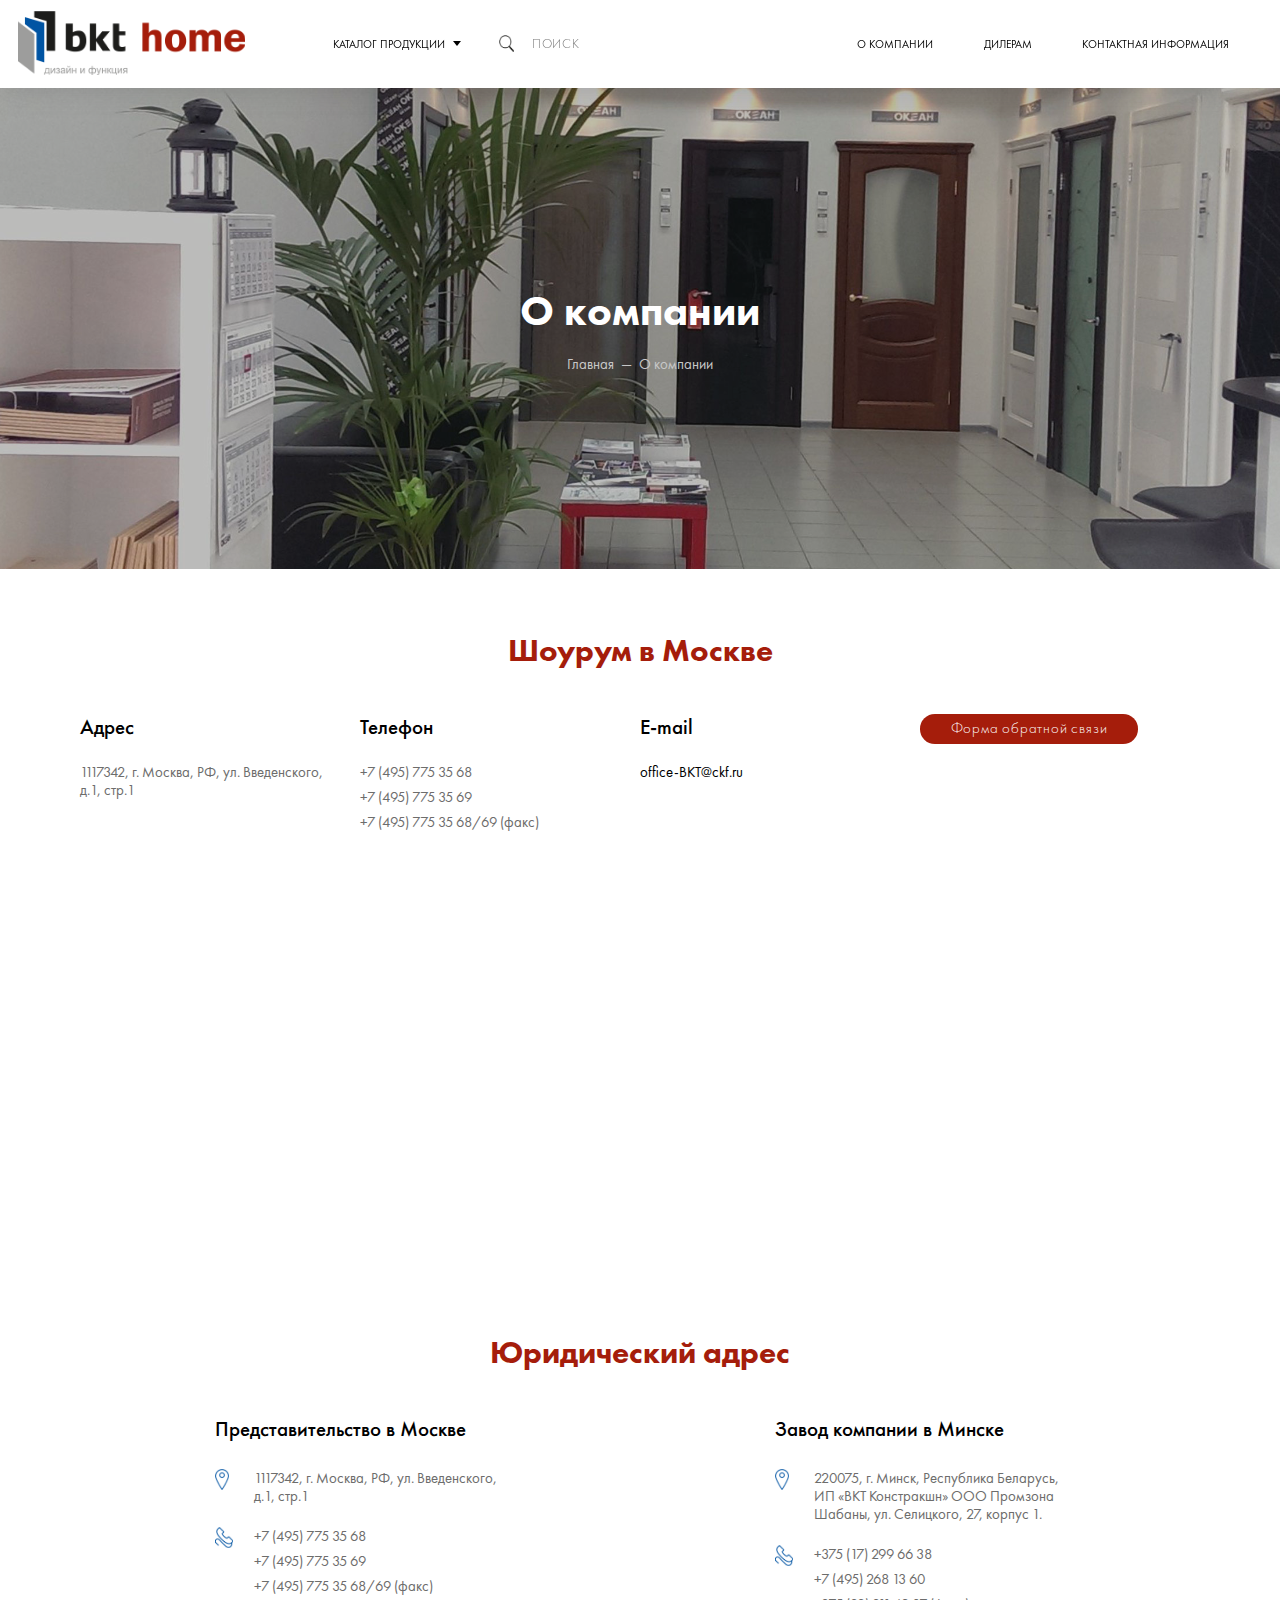
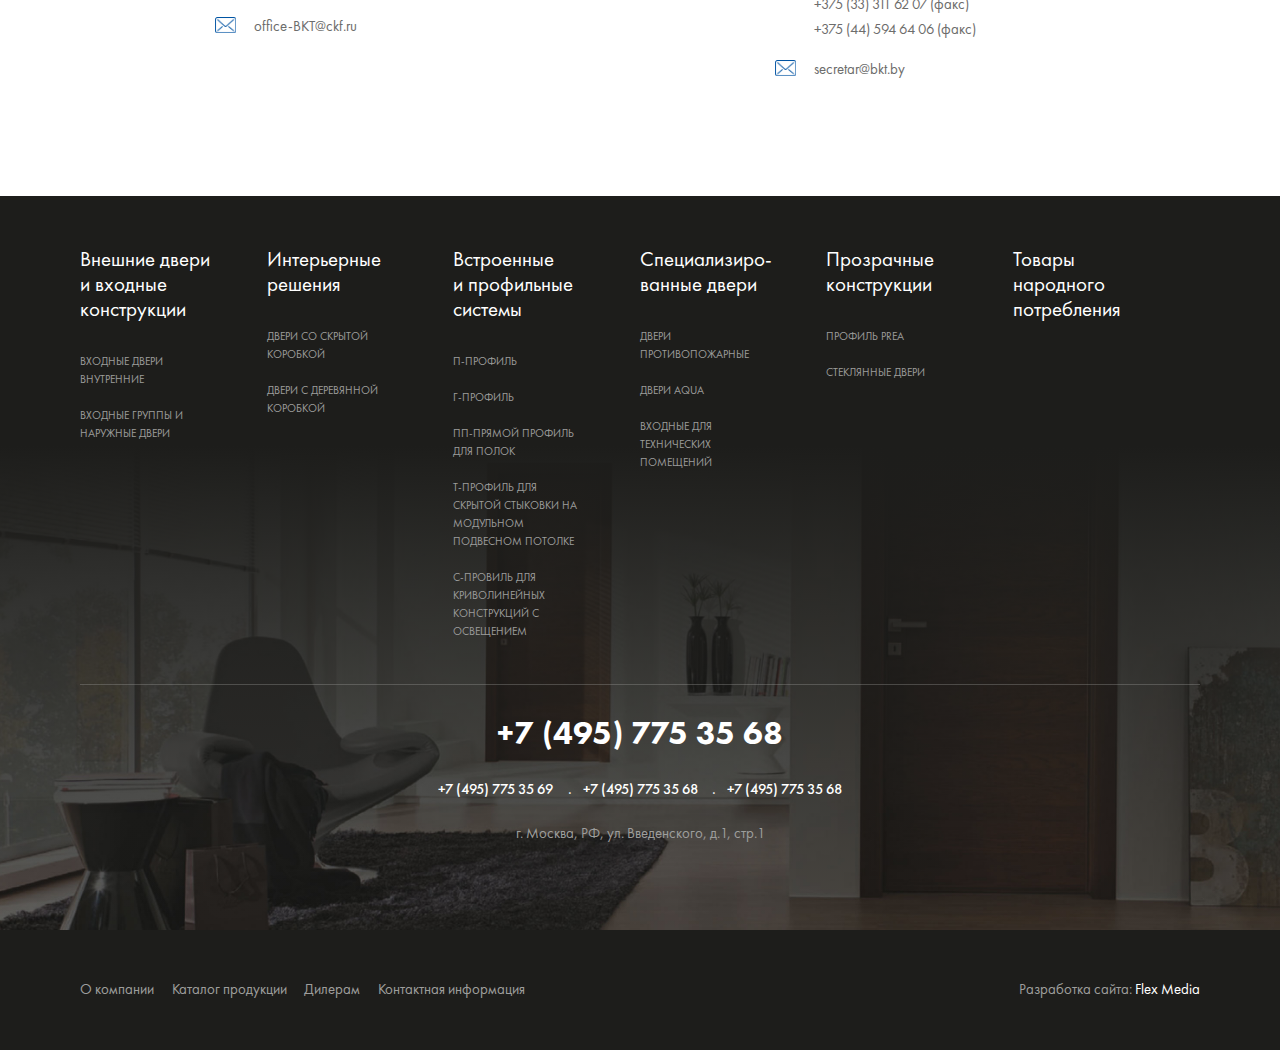
<file: bitrix/templates/main/3-0contacts.html>
<!DOCTYPE html>
<html>
  <head>
    <meta charset="utf-8">
    <title>3-0contacts</title>
    <meta name="viewport" content="width=device-width, initial-scale=1">
    <meta name="format-detection" content="telephone=no">
    <link rel="stylesheet" media="all" href="css/screen.css">
    <script src="http://api-maps.yandex.ru/2.1/?lang=ru_RU"></script>
    <script src="js/app.js"></script>
  </head>
  <body>
    <!--BEGIN out-->
    <div class="out out-inner">
      <header class="header"><a class="logo" href="/"></a>
        <nav class="navigation"><a class="navigation-item" href="#">О компании</a><a class="navigation-item" href="#">Дилерам</a><a class="navigation-item" href="#">Контактная информация</a>
        </nav>
        <div class="overlay">
          <div class="nav">
            <div class="nav-trigger"><span>Каталог продукции </span><i></i></div>
            <div class="nav-drop">
              <ul class="level level-1">
                <li class="level-item"><a href="#">Внешние двери и&nbsp;входные конструкции</a>
                  <ul class="level level-2">
                    <li class="level-item"><a href="#">Входные двери внутренние</a></li>
                    <li class="level-item"><a href="#">Входные группы и наружные двери</a></li>
                  </ul>
                </li>
                <li class="level-item"><a href="#">Интерьерные решения</a>
                  <ul class="level level-2">
                    <li class="level-item"><a href="#">Двери со скрытой коробкой</a></li>
                    <li class="level-item"><a href="#">Двери с деревянной коробкой</a></li>
                  </ul>
                </li>
                <li class="level-item"><a href="#">Встроенные и профильные системы</a>
                  <ul class="level level-2">
                    <li class="level-item"><a href="#">П-профиль</a></li>
                    <li class="level-item"><a href="#">Г-профиль</a></li>
                    <li class="level-item"><a href="#">ПП-прямой профиль для полок</a></li>
                    <li class="level-item"><a href="#">Т-профиль для скрытой стыковки на модульном подвесном потолке</a></li>
                    <li class="level-item"><a href="#">С-провиль для криволинейных конструкций с освещением</a></li>
                  </ul>
                </li>
                <li class="level-item"><a href="#">Специализиро&shy;ванные двери</a>
                  <ul class="level level-2">
                    <li class="level-item"><a href="#">Двери противопожарные</a></li>
                    <li class="level-item"><a href="#">Двери AQUA</a></li>
                    <li class="level-item"><a href="#">Входные для технических помещений</a></li>
                  </ul>
                </li>
                <li class="level-item"><a href="#">Прозрачные конструкции</a>
                  <ul class="level level-2">
                    <li class="level-item"><a href="#">Профиль Prea</a></li>
                    <li class="level-item"><a href="#">Стеклянные двери</a></li>
                  </ul>
                </li>
                <li class="level-item"><a href="#">Товары народного потребления</a></li>
              </ul>
            </div>
          </div>
          <div class="header-search">
            <div class="form form-trigger">
              <form>
                <div class="field">
                  <button class="btn-search" type="button"></button>
                </div>
                <div class="field">
                  <input type="text" placeholder="Поиск">
                </div>
              </form>
            </div>
          </div>
        </div>
        <div class="hamburger">
          <div class="hamburger-inner"><span></span><span></span><span></span></div>
        </div>
      </header>
      <div class="wrapper">
        <section class="head">
          <div class="head-bg" style="background-image: url(img/contacts.jpg)"></div>
          <div class="head-wrap">
            <div class="head-title">О компании</div>
            <ul class="breadcrumbs">
              <li class="breadcrumbs-item"><a href="#">Главная</a></li>
              <li class="breadcrumbs-item"><a href="#">О компании</a></li>
            </ul>
          </div>
        </section>
        <section class="container">
          <div class="content">
            <div class="l-center">
              <div class="row">
                <div class="title">Шоурум в Москве</div>
                <div class="contacts">
                  <div class="contacts-item">
                    <div class="contacts-head">Адрес</div>
                    <div class="contacts-body">
                      <div class="location">
                        <p>1117342, г. Москва, РФ, ул.&nbsp;Введенского, д.1, стр.1</p>
                      </div>
                    </div>
                  </div>
                  <div class="contacts-item">
                    <div class="contacts-head">Телефон</div>
                    <div class="contacts-body">
                      <div class="phones"><span class="phones-item">+7 (495) 775 35 68</span><span class="phones-item">+7 (495) 775 35 69</span><span class="phones-item">+7 (495) 775 35 68/69 (факс)</span></div>
                    </div>
                  </div>
                  <div class="contacts-item">
                    <div class="contacts-head">E-mail</div>
                    <div class="contacts-body"><a class="mail" href="mailto:office-BKT@ckf.ru">office-BKT@ckf.ru</a></div>
                  </div>
                  <div class="contacts-item"><a class="btn btn-red" data-modal="callback"><span>Форма обратной связи</span></a></div>
                </div>
                <div class="map" id="map-contact"></div>
              </div>
              <div class="row">
                <div class="title">Юридический адрес</div>
                <div class="columns address">
                  <div class="columns__left">
                    <div class="contacts">
                      <div class="contacts-name">Представительство в Москве</div>
                      <div class="contacts-items">
                        <div class="contacts-body">
                          <div class="location">
                            <p>1117342, г. Москва, РФ, ул.&nbsp;Введенского, д.1, стр.1</p>
                          </div>
                        </div>
                      </div>
                      <div class="contacts-items">
                        <div class="contacts-body">
                          <div class="phones"><span class="phones-item">+7 (495) 775 35 68</span><span class="phones-item">+7 (495) 775 35 69</span><span class="phones-item">+7 (495) 775 35 68/69 (факс)</span></div>
                        </div>
                      </div>
                      <div class="contacts-items">
                        <div class="contacts-body">
                          <div class="mails"><a class="mail" href="mailto:office-BKT@ckf.ru">office-BKT@ckf.ru</a></div>
                        </div>
                      </div>
                    </div>
                  </div>
                  <div class="columns__right">
                    <div class="contacts">
                      <div class="contacts-name">Завод компании в Минске</div>
                      <div class="contacts-items">
                        <div class="contacts-body">
                          <div class="location">
                            <p>220075, г. Минск, Республика Беларусь, ИП «BKT Констракшн» ООО Промзона Шабаны, ул. Селицкого, 27, корпус 1.</p>
                          </div>
                        </div>
                      </div>
                      <div class="contacts-items">
                        <div class="contacts-body">
                          <div class="phones"><span class="phones-item">+375 (17) 299 66 38</span><span class="phones-item">+7 (495) 268 13 60</span><span class="phones-item">+375 (33) 311 62 07 (факс)</span><span class="phones-item">+375 (44) 594 64 06 (факс)</span></div>
                        </div>
                      </div>
                      <div class="contacts-items">
                        <div class="contacts-body">
                          <div class="mails"><a class="mail" href="mailto:office-BKT@ckf.ru">secretar@bkt.by</a></div>
                        </div>
                      </div>
                    </div>
                  </div>
                </div>
              </div>
            </div>
          </div>
        </section>
      </div>
      <footer class="footer">
        <div class="footer-top">
          <div class="footer__scale">
            <div style="background-image: url(img/footer.jpg)"></div>
          </div>
          <div class="l-center">
            <nav class="map__catalog">
              <ul class="map__catalog-item">
                <li><a href="#">Внешние двери и&nbsp;входные конструкции</a>
                  <ul>
                    <li><a href="#">Входные двери внутренние</a></li>
                    <li><a href="#">Входные группы и наружные двери</a></li>
                  </ul>
                </li>
              </ul>
              <ul class="map__catalog-item">
                <li><a href="#">Интерьерные решения</a>
                  <ul>
                    <li><a href="#">Двери со скрытой коробкой</a></li>
                    <li><a href="#">Двери с деревянной коробкой</a></li>
                  </ul>
                </li>
              </ul>
              <ul class="map__catalog-item">
                <li><a href="#">Встроенные и&nbsp;профильные системы</a>
                  <ul>
                    <li><a href="#">П-профиль</a></li>
                    <li><a href="#">Г-профиль</a></li>
                    <li><a href="#">ПП-прямой профиль для полок</a></li>
                    <li><a href="#">Т-профиль для скрытой стыковки на модульном подвесном потолке </a></li>
                    <li><a href="#">С-провиль для криволинейных конструкций с освещением</a></li>
                  </ul>
                </li>
              </ul>
              <ul class="map__catalog-item">
                <li><a href="#">Специализиро&shy;ванные двери</a>
                  <ul>
                    <li><a href="#">Двери противопожарные</a></li>
                    <li><a href="#">Двери AQUA</a></li>
                    <li><a href="#">Входные для технических помещений</a></li>
                  </ul>
                </li>
              </ul>
              <ul class="map__catalog-item">
                <li><a href="#">Прозрачные конструкции</a>
                  <ul>
                    <li><a href="#">Профиль Prea</a></li>
                    <li><a href="#">Стеклянные двери</a></li>
                  </ul>
                </li>
              </ul>
              <ul class="map__catalog-item">
                <li><a href="#">Товары народного потребления</a></li>
              </ul>
            </nav>
            <div class="contancts">
              <div class="main__phone"><span>+7 (495) 775 35 68</span></div>
              <ul class="phone__list">
                <li>+7 (495) 775 35 69</li>
                <li>+7 (495) 775 35 68 </li>
                <li>+7 (495) 775 35 68</li>
              </ul>
              <div class="address">г. Москва, РФ, ул. Введенского, д.1, стр.1</div>
            </div>
          </div>
        </div>
        <div class="footer-bottom">
          <div class="l-center">
            <nav class="footer__nav"><a class="footer__nav-item" href="#">О компании</a><a class="footer__nav-item" href="#">Каталог продукции</a><a class="footer__nav-item" href="#">Дилерам</a><a class="footer__nav-item" href="#">Контактная информация</a>
            </nav>
            <div class="developers"><a href="#">Разработка сайта: <span>Flex Media</span></a></div>
          </div>
        </div>
      </footer>
    </div>
    <!--END out-->
    <div class="modal__wrap" data-modal-wrap="callback">
      <div class="modal modal-front">
        <div class="btn-close"></div>
        <div class="modal__title">Форма обратной связи</div>
        <div class="form">
          <form class="js-validate">
            <div class="field">
              <div class="field-head"><span>Ваше имя*</span></div>
              <div class="field-body">
                <input type="text" data-validation="length" data-validation-length="min2">
              </div>
            </div>
            <div class="field">
              <div class="field-head"><span>E-mail*</span></div>
              <div class="field-body">
                <input type="text" data-validation="email">
              </div>
            </div>
            <div class="field">
              <div class="field-head"><span>телефон*</span></div>
              <div class="field-body">
                <input class="numeric" type="text" data-validation="length" data-validation-length="6-20">
              </div>
            </div>
            <div class="field">
              <div class="field-head"><span>сообщение</span></div>
              <div class="field-body">
                <textarea></textarea>
              </div>
            </div>
            <div class="field">
              <button class="btn btn-red" type="submit"><span>Отправить</span></button>
            </div>
          </form>
        </div>
      </div>
      <div class="modal modal-back">
        <div class="btn-close"></div>
        <div class="modal__title">Благодарим вас!</div>
        <div class="modal__text"> 
          <p>В течение рабочего дня с вами свяжется наш менеджер. Спасибо, что выбрали нас!</p>
        </div>
        <div class="close">Закрыть</div>
      </div>
    </div>
    <div class="modal__wrap modal__wrap-size" data-modal-wrap="size">
      <div class="modal modal-front">
        <div class="btn-close"></div>
        <div class="modal__title">Выберите размер</div>
        <div class="form">
          <div class="field">
            <div class="field-body">
              <input type="radio" name="size" id="size-1" value="600 × 2000 × 36 мм">
              <label for="size-1"><span>600 × 2000 × 36 мм</span></label>
            </div>
            <div class="field-body">
              <input type="radio" name="size" id="size-2" value="700 × 2000 × 36 мм">
              <label for="size-2"><span>700 × 2000 × 36 мм</span></label>
            </div>
            <div class="field-body">
              <input type="radio" name="size" id="size-3" value="800 × 2000 × 36 мм">
              <label for="size-3"><span>7800 × 2000 × 36 мм</span></label>
            </div>
          </div>
          <div class="field">
            <div class="field-body">
              <input type="radio" name="size" id="size-4" value="900 × 2000 × 36 мм">
              <label for="size-4"><span>900 × 2000 × 36 мм</span></label>
            </div>
            <div class="field-body">
              <input type="radio" name="size" id="size-5" value="1000 × 2000 × 36 мм">
              <label for="size-5"><span>1000 × 2000 × 36 мм</span></label>
            </div>
          </div>
        </div>
        <div class="form-submit">
          <button class="btn btn-red btn-select" type="button"><span>Выбрать</span></button>
        </div>
      </div>
    </div>
    <div class="modal__wrap modal__wrap-lining" data-modal-wrap="lining">
      <div class="modal modal-front">
        <div class="btn-close"></div>
        <div class="modal__title">Выберите облицовку</div>
        <div class="form">
          <div class="field">
            <div class="field-body">
              <input type="radio" name="lining" id="size-6" value="порошковая окраска">
              <label for="size-6">
                <div class="image__cover"><img src="img/surface.png"></div>
                <div class="caption">порошковая окраска</div>
              </label>
            </div>
          </div>
          <div class="field">
            <div class="field-body">
              <input type="radio" name="lining" id="size-7" value="окраска автоэмалью">
              <label for="size-7">
                <div class="image__cover"><img src="img/surface.png"></div>
                <div class="caption">окраска автоэмалью</div>
              </label>
            </div>
          </div>
          <div class="field">
            <div class="field-body">
              <input type="radio" name="lining" id="size-8" value="окраска жидкими красками">
              <label for="size-8">
                <div class="image__cover"><img src="img/surface.png"></div>
                <div class="caption">окраска жидкими красками</div>
              </label>
            </div>
          </div>
        </div>
        <div class="form-submit">
          <button class="btn btn-red btn-select" type="button"><span>Выбрать</span></button>
        </div>
      </div>
    </div>
    <div class="modal__wrap modal__wrap-color" data-modal-wrap="color">
      <div class="modal modal-front">
        <div class="btn-close"></div>
        <div class="modal__title">Выберите цвет</div>
        <div class="form">
          <div class="field">
            <div class="field-body">
              <div class="color-rotator color-rotator__popup">
                                <div class="color-item">
                                  <input type="radio" name="color" id="t-1" value="Черный">
                                  <label for="t-1">
                                    <div class="color-hex tips" aria-describedby="tips-1" style="background-color:#000000"></div>
                                    <div class="tooltip" id="tips-1" role="tooltip">
                                      <p>Черный</p>
                                    </div>
                                  </label>
                                </div>
                                <div class="color-item">
                                  <input type="radio" name="color" id="t-2" value="Черный">
                                  <label for="t-2">
                                    <div class="color-hex tips" aria-describedby="tips-2" style="background-color:#d7fdce"></div>
                                    <div class="tooltip" id="tips-2" role="tooltip">
                                      <p>Черный</p>
                                    </div>
                                  </label>
                                </div>
                                <div class="color-item">
                                  <input type="radio" name="color" id="t-3" value="Черный">
                                  <label for="t-3">
                                    <div class="color-hex tips" aria-describedby="tips-3" style="background-color:#8d7f0e"></div>
                                    <div class="tooltip" id="tips-3" role="tooltip">
                                      <p>Черный</p>
                                    </div>
                                  </label>
                                </div>
                                <div class="color-item">
                                  <input type="radio" name="color" id="t-4" value="Черный">
                                  <label for="t-4">
                                    <div class="color-hex tips" aria-describedby="tips-4" style="background-color:#40c362"></div>
                                    <div class="tooltip" id="tips-4" role="tooltip">
                                      <p>Черный</p>
                                    </div>
                                  </label>
                                </div>
                                <div class="color-item">
                                  <input type="radio" name="color" id="t-5" value="Черный">
                                  <label for="t-5">
                                    <div class="color-hex tips" aria-describedby="tips-5" style="background-color:#5bd3fd"></div>
                                    <div class="tooltip" id="tips-5" role="tooltip">
                                      <p>Черный</p>
                                    </div>
                                  </label>
                                </div>
                                <div class="color-item">
                                  <input type="radio" name="color" id="t-6" value="Черный">
                                  <label for="t-6">
                                    <div class="color-hex tips" aria-describedby="tips-6" style="background-color:#de7503"></div>
                                    <div class="tooltip" id="tips-6" role="tooltip">
                                      <p>Черный</p>
                                    </div>
                                  </label>
                                </div>
                                <div class="color-item">
                                  <input type="radio" name="color" id="t-7" value="Черный">
                                  <label for="t-7">
                                    <div class="color-hex tips" aria-describedby="tips-7" style="background-color:#000000"></div>
                                    <div class="tooltip" id="tips-7" role="tooltip">
                                      <p>Черный</p>
                                    </div>
                                  </label>
                                </div>
                                <div class="color-item">
                                  <input type="radio" name="color" id="t-8" value="Черный">
                                  <label for="t-8">
                                    <div class="color-hex tips" aria-describedby="tips-8" style="background-color:#d7fdce"></div>
                                    <div class="tooltip" id="tips-8" role="tooltip">
                                      <p>Черный</p>
                                    </div>
                                  </label>
                                </div>
                                <div class="color-item">
                                  <input type="radio" name="color" id="t-9" value="Черный">
                                  <label for="t-9">
                                    <div class="color-hex tips" aria-describedby="tips-9" style="background-color:#8d7f0e"></div>
                                    <div class="tooltip" id="tips-9" role="tooltip">
                                      <p>Черный</p>
                                    </div>
                                  </label>
                                </div>
                                <div class="color-item">
                                  <input type="radio" name="color" id="t-10" value="Черный">
                                  <label for="t-10">
                                    <div class="color-hex tips" aria-describedby="tips-10" style="background-color:#40c362"></div>
                                    <div class="tooltip" id="tips-10" role="tooltip">
                                      <p>Черный</p>
                                    </div>
                                  </label>
                                </div>
                                <div class="color-item">
                                  <input type="radio" name="color" id="t-11" value="Черный">
                                  <label for="t-11">
                                    <div class="color-hex tips" aria-describedby="tips-11" style="background-color:#5bd3fd"></div>
                                    <div class="tooltip" id="tips-11" role="tooltip">
                                      <p>Черный</p>
                                    </div>
                                  </label>
                                </div>
                                <div class="color-item">
                                  <input type="radio" name="color" id="t-12" value="Черный">
                                  <label for="t-12">
                                    <div class="color-hex tips" aria-describedby="tips-12" style="background-color:#de7503"></div>
                                    <div class="tooltip" id="tips-12" role="tooltip">
                                      <p>Черный</p>
                                    </div>
                                  </label>
                                </div>
                                <div class="color-item">
                                  <input type="radio" name="color" id="t-13" value="Черный">
                                  <label for="t-13">
                                    <div class="color-hex tips" aria-describedby="tips-13" style="background-color:#40c362"></div>
                                    <div class="tooltip" id="tips-13" role="tooltip">
                                      <p>Черный</p>
                                    </div>
                                  </label>
                                </div>
                                <div class="color-item">
                                  <input type="radio" name="color" id="t-14" value="Черный">
                                  <label for="t-14">
                                    <div class="color-hex tips" aria-describedby="tips-14" style="background-color:#5bd3fd"></div>
                                    <div class="tooltip" id="tips-14" role="tooltip">
                                      <p>Черный</p>
                                    </div>
                                  </label>
                                </div>
                                <div class="color-item">
                                  <input type="radio" name="color" id="t-15" value="Черный">
                                  <label for="t-15">
                                    <div class="color-hex tips" aria-describedby="tips-15" style="background-color:#de7503"></div>
                                    <div class="tooltip" id="tips-15" role="tooltip">
                                      <p>Черный</p>
                                    </div>
                                  </label>
                                </div>
                                <div class="color-item">
                                  <input type="radio" name="color" id="t-16" value="Черный">
                                  <label for="t-16">
                                    <div class="color-hex tips" aria-describedby="tips-16" style="background-color:#000000"></div>
                                    <div class="tooltip" id="tips-16" role="tooltip">
                                      <p>Черный</p>
                                    </div>
                                  </label>
                                </div>
                                <div class="color-item">
                                  <input type="radio" name="color" id="t-17" value="Черный">
                                  <label for="t-17">
                                    <div class="color-hex tips" aria-describedby="tips-17" style="background-color:#d7fdce"></div>
                                    <div class="tooltip" id="tips-17" role="tooltip">
                                      <p>Черный</p>
                                    </div>
                                  </label>
                                </div>
                                <div class="color-item">
                                  <input type="radio" name="color" id="t-18" value="Черный">
                                  <label for="t-18">
                                    <div class="color-hex tips" aria-describedby="tips-18" style="background-color:#8d7f0e"></div>
                                    <div class="tooltip" id="tips-18" role="tooltip">
                                      <p>Черный</p>
                                    </div>
                                  </label>
                                </div>
                                <div class="color-item">
                                  <input type="radio" name="color" id="t-19" value="Черный">
                                  <label for="t-19">
                                    <div class="color-hex tips" aria-describedby="tips-19" style="background-color:#40c362"></div>
                                    <div class="tooltip" id="tips-19" role="tooltip">
                                      <p>Черный</p>
                                    </div>
                                  </label>
                                </div>
                                <div class="color-item">
                                  <input type="radio" name="color" id="t-20" value="Черный">
                                  <label for="t-20">
                                    <div class="color-hex tips" aria-describedby="tips-20" style="background-color:#5bd3fd"></div>
                                    <div class="tooltip" id="tips-20" role="tooltip">
                                      <p>Черный</p>
                                    </div>
                                  </label>
                                </div>
                                <div class="color-item">
                                  <input type="radio" name="color" id="t-21" value="Черный">
                                  <label for="t-21">
                                    <div class="color-hex tips" aria-describedby="tips-21" style="background-color:#de7503"></div>
                                    <div class="tooltip" id="tips-21" role="tooltip">
                                      <p>Черный</p>
                                    </div>
                                  </label>
                                </div>
                                <div class="color-item">
                                  <input type="radio" name="color" id="t-22" value="Черный">
                                  <label for="t-22">
                                    <div class="color-hex tips" aria-describedby="tips-22" style="background-color:#000000"></div>
                                    <div class="tooltip" id="tips-22" role="tooltip">
                                      <p>Черный</p>
                                    </div>
                                  </label>
                                </div>
                                <div class="color-item">
                                  <input type="radio" name="color" id="t-23" value="Черный">
                                  <label for="t-23">
                                    <div class="color-hex tips" aria-describedby="tips-23" style="background-color:#d7fdce"></div>
                                    <div class="tooltip" id="tips-23" role="tooltip">
                                      <p>Черный</p>
                                    </div>
                                  </label>
                                </div>
                                <div class="color-item">
                                  <input type="radio" name="color" id="t-24" value="Черный">
                                  <label for="t-24">
                                    <div class="color-hex tips" aria-describedby="tips-24" style="background-color:#8d7f0e"></div>
                                    <div class="tooltip" id="tips-24" role="tooltip">
                                      <p>Черный</p>
                                    </div>
                                  </label>
                                </div>
                                <div class="color-item">
                                  <input type="radio" name="color" id="t-25" value="Черный">
                                  <label for="t-25">
                                    <div class="color-hex tips" aria-describedby="tips-25" style="background-color:#40c362"></div>
                                    <div class="tooltip" id="tips-25" role="tooltip">
                                      <p>Черный</p>
                                    </div>
                                  </label>
                                </div>
                                <div class="color-item">
                                  <input type="radio" name="color" id="t-26" value="Черный">
                                  <label for="t-26">
                                    <div class="color-hex tips" aria-describedby="tips-26" style="background-color:#5bd3fd"></div>
                                    <div class="tooltip" id="tips-26" role="tooltip">
                                      <p>Черный</p>
                                    </div>
                                  </label>
                                </div>
                                <div class="color-item">
                                  <input type="radio" name="color" id="t-27" value="Черный">
                                  <label for="t-27">
                                    <div class="color-hex tips" aria-describedby="tips-27" style="background-color:#de7503"></div>
                                    <div class="tooltip" id="tips-27" role="tooltip">
                                      <p>Черный</p>
                                    </div>
                                  </label>
                                </div>
                                <div class="color-item">
                                  <input type="radio" name="color" id="t-28" value="Черный">
                                  <label for="t-28">
                                    <div class="color-hex tips" aria-describedby="tips-28" style="background-color:#40c362"></div>
                                    <div class="tooltip" id="tips-28" role="tooltip">
                                      <p>Черный</p>
                                    </div>
                                  </label>
                                </div>
                                <div class="color-item">
                                  <input type="radio" name="color" id="t-29" value="Черный">
                                  <label for="t-29">
                                    <div class="color-hex tips" aria-describedby="tips-29" style="background-color:#5bd3fd"></div>
                                    <div class="tooltip" id="tips-29" role="tooltip">
                                      <p>Черный</p>
                                    </div>
                                  </label>
                                </div>
                                <div class="color-item">
                                  <input type="radio" name="color" id="t-30" value="Черный">
                                  <label for="t-30">
                                    <div class="color-hex tips" aria-describedby="tips-30" style="background-color:#de7503"></div>
                                    <div class="tooltip" id="tips-30" role="tooltip">
                                      <p>Черный</p>
                                    </div>
                                  </label>
                                </div>
                                <div class="color-item">
                                  <input type="radio" name="color" id="t-31" value="Черный">
                                  <label for="t-31">
                                    <div class="color-hex tips" aria-describedby="tips-31" style="background-color:#000000"></div>
                                    <div class="tooltip" id="tips-31" role="tooltip">
                                      <p>Черный</p>
                                    </div>
                                  </label>
                                </div>
                                <div class="color-item">
                                  <input type="radio" name="color" id="t-32" value="Черный">
                                  <label for="t-32">
                                    <div class="color-hex tips" aria-describedby="tips-32" style="background-color:#d7fdce"></div>
                                    <div class="tooltip" id="tips-32" role="tooltip">
                                      <p>Черный</p>
                                    </div>
                                  </label>
                                </div>
                                <div class="color-item">
                                  <input type="radio" name="color" id="t-33" value="Черный">
                                  <label for="t-33">
                                    <div class="color-hex tips" aria-describedby="tips-33" style="background-color:#8d7f0e"></div>
                                    <div class="tooltip" id="tips-33" role="tooltip">
                                      <p>Черный</p>
                                    </div>
                                  </label>
                                </div>
                                <div class="color-item">
                                  <input type="radio" name="color" id="t-34" value="Черный">
                                  <label for="t-34">
                                    <div class="color-hex tips" aria-describedby="tips-34" style="background-color:#40c362"></div>
                                    <div class="tooltip" id="tips-34" role="tooltip">
                                      <p>Черный</p>
                                    </div>
                                  </label>
                                </div>
                                <div class="color-item">
                                  <input type="radio" name="color" id="t-35" value="Черный">
                                  <label for="t-35">
                                    <div class="color-hex tips" aria-describedby="tips-35" style="background-color:#5bd3fd"></div>
                                    <div class="tooltip" id="tips-35" role="tooltip">
                                      <p>Черный</p>
                                    </div>
                                  </label>
                                </div>
                                <div class="color-item">
                                  <input type="radio" name="color" id="t-36" value="Черный">
                                  <label for="t-36">
                                    <div class="color-hex tips" aria-describedby="tips-36" style="background-color:#de7503"></div>
                                    <div class="tooltip" id="tips-36" role="tooltip">
                                      <p>Черный</p>
                                    </div>
                                  </label>
                                </div>
                                <div class="color-item">
                                  <input type="radio" name="color" id="t-37" value="Черный">
                                  <label for="t-37">
                                    <div class="color-hex tips" aria-describedby="tips-37" style="background-color:#000000"></div>
                                    <div class="tooltip" id="tips-37" role="tooltip">
                                      <p>Черный</p>
                                    </div>
                                  </label>
                                </div>
                                <div class="color-item">
                                  <input type="radio" name="color" id="t-38" value="Черный">
                                  <label for="t-38">
                                    <div class="color-hex tips" aria-describedby="tips-38" style="background-color:#d7fdce"></div>
                                    <div class="tooltip" id="tips-38" role="tooltip">
                                      <p>Черный</p>
                                    </div>
                                  </label>
                                </div>
                                <div class="color-item">
                                  <input type="radio" name="color" id="t-39" value="Черный">
                                  <label for="t-39">
                                    <div class="color-hex tips" aria-describedby="tips-39" style="background-color:#8d7f0e"></div>
                                    <div class="tooltip" id="tips-39" role="tooltip">
                                      <p>Черный</p>
                                    </div>
                                  </label>
                                </div>
                                <div class="color-item">
                                  <input type="radio" name="color" id="t-40" value="Черный">
                                  <label for="t-40">
                                    <div class="color-hex tips" aria-describedby="tips-40" style="background-color:#40c362"></div>
                                    <div class="tooltip" id="tips-40" role="tooltip">
                                      <p>Черный</p>
                                    </div>
                                  </label>
                                </div>
                                <div class="color-item">
                                  <input type="radio" name="color" id="t-41" value="Черный">
                                  <label for="t-41">
                                    <div class="color-hex tips" aria-describedby="tips-41" style="background-color:#5bd3fd"></div>
                                    <div class="tooltip" id="tips-41" role="tooltip">
                                      <p>Черный</p>
                                    </div>
                                  </label>
                                </div>
                                <div class="color-item">
                                  <input type="radio" name="color" id="t-42" value="Черный">
                                  <label for="t-42">
                                    <div class="color-hex tips" aria-describedby="tips-42" style="background-color:#de7503"></div>
                                    <div class="tooltip" id="tips-42" role="tooltip">
                                      <p>Черный</p>
                                    </div>
                                  </label>
                                </div>
                                <div class="color-item">
                                  <input type="radio" name="color" id="t-43" value="Черный">
                                  <label for="t-43">
                                    <div class="color-hex tips" aria-describedby="tips-43" style="background-color:#40c362"></div>
                                    <div class="tooltip" id="tips-43" role="tooltip">
                                      <p>Черный</p>
                                    </div>
                                  </label>
                                </div>
                                <div class="color-item">
                                  <input type="radio" name="color" id="t-44" value="Черный">
                                  <label for="t-44">
                                    <div class="color-hex tips" aria-describedby="tips-44" style="background-color:#5bd3fd"></div>
                                    <div class="tooltip" id="tips-44" role="tooltip">
                                      <p>Черный</p>
                                    </div>
                                  </label>
                                </div>
                                <div class="color-item">
                                  <input type="radio" name="color" id="t-45" value="Черный">
                                  <label for="t-45">
                                    <div class="color-hex tips" aria-describedby="tips-45" style="background-color:#de7503"></div>
                                    <div class="tooltip" id="tips-45" role="tooltip">
                                      <p>Черный</p>
                                    </div>
                                  </label>
                                </div>
                                <div class="color-item">
                                  <input type="radio" name="color" id="t-46" value="Черный">
                                  <label for="t-46">
                                    <div class="color-hex tips" aria-describedby="tips-46" style="background-color:#000000"></div>
                                    <div class="tooltip" id="tips-46" role="tooltip">
                                      <p>Черный</p>
                                    </div>
                                  </label>
                                </div>
                                <div class="color-item">
                                  <input type="radio" name="color" id="t-47" value="Черный">
                                  <label for="t-47">
                                    <div class="color-hex tips" aria-describedby="tips-47" style="background-color:#d7fdce"></div>
                                    <div class="tooltip" id="tips-47" role="tooltip">
                                      <p>Черный</p>
                                    </div>
                                  </label>
                                </div>
                                <div class="color-item">
                                  <input type="radio" name="color" id="t-48" value="Черный">
                                  <label for="t-48">
                                    <div class="color-hex tips" aria-describedby="tips-48" style="background-color:#8d7f0e"></div>
                                    <div class="tooltip" id="tips-48" role="tooltip">
                                      <p>Черный</p>
                                    </div>
                                  </label>
                                </div>
                                <div class="color-item">
                                  <input type="radio" name="color" id="t-49" value="Черный">
                                  <label for="t-49">
                                    <div class="color-hex tips" aria-describedby="tips-49" style="background-color:#40c362"></div>
                                    <div class="tooltip" id="tips-49" role="tooltip">
                                      <p>Черный</p>
                                    </div>
                                  </label>
                                </div>
                                <div class="color-item">
                                  <input type="radio" name="color" id="t-50" value="Черный">
                                  <label for="t-50">
                                    <div class="color-hex tips" aria-describedby="tips-50" style="background-color:#5bd3fd"></div>
                                    <div class="tooltip" id="tips-50" role="tooltip">
                                      <p>Черный</p>
                                    </div>
                                  </label>
                                </div>
                                <div class="color-item">
                                  <input type="radio" name="color" id="t-51" value="Черный">
                                  <label for="t-51">
                                    <div class="color-hex tips" aria-describedby="tips-51" style="background-color:#de7503"></div>
                                    <div class="tooltip" id="tips-51" role="tooltip">
                                      <p>Черный</p>
                                    </div>
                                  </label>
                                </div>
                                <div class="color-item">
                                  <input type="radio" name="color" id="t-52" value="Черный">
                                  <label for="t-52">
                                    <div class="color-hex tips" aria-describedby="tips-52" style="background-color:#000000"></div>
                                    <div class="tooltip" id="tips-52" role="tooltip">
                                      <p>Черный</p>
                                    </div>
                                  </label>
                                </div>
                                <div class="color-item">
                                  <input type="radio" name="color" id="t-53" value="Черный">
                                  <label for="t-53">
                                    <div class="color-hex tips" aria-describedby="tips-53" style="background-color:#d7fdce"></div>
                                    <div class="tooltip" id="tips-53" role="tooltip">
                                      <p>Черный</p>
                                    </div>
                                  </label>
                                </div>
                                <div class="color-item">
                                  <input type="radio" name="color" id="t-54" value="Черный">
                                  <label for="t-54">
                                    <div class="color-hex tips" aria-describedby="tips-54" style="background-color:#8d7f0e"></div>
                                    <div class="tooltip" id="tips-54" role="tooltip">
                                      <p>Черный</p>
                                    </div>
                                  </label>
                                </div>
                                <div class="color-item">
                                  <input type="radio" name="color" id="t-55" value="Черный">
                                  <label for="t-55">
                                    <div class="color-hex tips" aria-describedby="tips-55" style="background-color:#40c362"></div>
                                    <div class="tooltip" id="tips-55" role="tooltip">
                                      <p>Черный</p>
                                    </div>
                                  </label>
                                </div>
                                <div class="color-item">
                                  <input type="radio" name="color" id="t-56" value="Черный">
                                  <label for="t-56">
                                    <div class="color-hex tips" aria-describedby="tips-56" style="background-color:#5bd3fd"></div>
                                    <div class="tooltip" id="tips-56" role="tooltip">
                                      <p>Черный</p>
                                    </div>
                                  </label>
                                </div>
                                <div class="color-item">
                                  <input type="radio" name="color" id="t-57" value="Черный">
                                  <label for="t-57">
                                    <div class="color-hex tips" aria-describedby="tips-57" style="background-color:#de7503"></div>
                                    <div class="tooltip" id="tips-57" role="tooltip">
                                      <p>Черный</p>
                                    </div>
                                  </label>
                                </div>
                                <div class="color-item">
                                  <input type="radio" name="color" id="t-58" value="Черный">
                                  <label for="t-58">
                                    <div class="color-hex tips" aria-describedby="tips-58" style="background-color:#40c362"></div>
                                    <div class="tooltip" id="tips-58" role="tooltip">
                                      <p>Черный</p>
                                    </div>
                                  </label>
                                </div>
                                <div class="color-item">
                                  <input type="radio" name="color" id="t-59" value="Черный">
                                  <label for="t-59">
                                    <div class="color-hex tips" aria-describedby="tips-59" style="background-color:#5bd3fd"></div>
                                    <div class="tooltip" id="tips-59" role="tooltip">
                                      <p>Черный</p>
                                    </div>
                                  </label>
                                </div>
                                <div class="color-item">
                                  <input type="radio" name="color" id="t-60" value="Черный">
                                  <label for="t-60">
                                    <div class="color-hex tips" aria-describedby="tips-60" style="background-color:#de7503"></div>
                                    <div class="tooltip" id="tips-60" role="tooltip">
                                      <p>Черный</p>
                                    </div>
                                  </label>
                                </div>
                                <div class="color-item">
                                  <input type="radio" name="color" id="t-61" value="Черный">
                                  <label for="t-61">
                                    <div class="color-hex tips" aria-describedby="tips-61" style="background-color:#000000"></div>
                                    <div class="tooltip" id="tips-61" role="tooltip">
                                      <p>Черный</p>
                                    </div>
                                  </label>
                                </div>
                                <div class="color-item">
                                  <input type="radio" name="color" id="t-62" value="Черный">
                                  <label for="t-62">
                                    <div class="color-hex tips" aria-describedby="tips-62" style="background-color:#d7fdce"></div>
                                    <div class="tooltip" id="tips-62" role="tooltip">
                                      <p>Черный</p>
                                    </div>
                                  </label>
                                </div>
                                <div class="color-item">
                                  <input type="radio" name="color" id="t-63" value="Черный">
                                  <label for="t-63">
                                    <div class="color-hex tips" aria-describedby="tips-63" style="background-color:#8d7f0e"></div>
                                    <div class="tooltip" id="tips-63" role="tooltip">
                                      <p>Черный</p>
                                    </div>
                                  </label>
                                </div>
                                <div class="color-item">
                                  <input type="radio" name="color" id="t-64" value="Черный">
                                  <label for="t-64">
                                    <div class="color-hex tips" aria-describedby="tips-64" style="background-color:#40c362"></div>
                                    <div class="tooltip" id="tips-64" role="tooltip">
                                      <p>Черный</p>
                                    </div>
                                  </label>
                                </div>
                                <div class="color-item">
                                  <input type="radio" name="color" id="t-65" value="Черный">
                                  <label for="t-65">
                                    <div class="color-hex tips" aria-describedby="tips-65" style="background-color:#5bd3fd"></div>
                                    <div class="tooltip" id="tips-65" role="tooltip">
                                      <p>Черный</p>
                                    </div>
                                  </label>
                                </div>
                                <div class="color-item">
                                  <input type="radio" name="color" id="t-66" value="Черный">
                                  <label for="t-66">
                                    <div class="color-hex tips" aria-describedby="tips-66" style="background-color:#de7503"></div>
                                    <div class="tooltip" id="tips-66" role="tooltip">
                                      <p>Черный</p>
                                    </div>
                                  </label>
                                </div>
                                <div class="color-item">
                                  <input type="radio" name="color" id="t-67" value="Черный">
                                  <label for="t-67">
                                    <div class="color-hex tips" aria-describedby="tips-67" style="background-color:#000000"></div>
                                    <div class="tooltip" id="tips-67" role="tooltip">
                                      <p>Черный</p>
                                    </div>
                                  </label>
                                </div>
                                <div class="color-item">
                                  <input type="radio" name="color" id="t-68" value="Черный">
                                  <label for="t-68">
                                    <div class="color-hex tips" aria-describedby="tips-68" style="background-color:#d7fdce"></div>
                                    <div class="tooltip" id="tips-68" role="tooltip">
                                      <p>Черный</p>
                                    </div>
                                  </label>
                                </div>
                                <div class="color-item">
                                  <input type="radio" name="color" id="t-69" value="Черный">
                                  <label for="t-69">
                                    <div class="color-hex tips" aria-describedby="tips-69" style="background-color:#8d7f0e"></div>
                                    <div class="tooltip" id="tips-69" role="tooltip">
                                      <p>Черный</p>
                                    </div>
                                  </label>
                                </div>
                                <div class="color-item">
                                  <input type="radio" name="color" id="t-70" value="Черный">
                                  <label for="t-70">
                                    <div class="color-hex tips" aria-describedby="tips-70" style="background-color:#40c362"></div>
                                    <div class="tooltip" id="tips-70" role="tooltip">
                                      <p>Черный</p>
                                    </div>
                                  </label>
                                </div>
                                <div class="color-item">
                                  <input type="radio" name="color" id="t-71" value="Черный">
                                  <label for="t-71">
                                    <div class="color-hex tips" aria-describedby="tips-71" style="background-color:#000000"></div>
                                    <div class="tooltip" id="tips-71" role="tooltip">
                                      <p>Черный</p>
                                    </div>
                                  </label>
                                </div>
                                <div class="color-item">
                                  <input type="radio" name="color" id="t-72" value="Черный">
                                  <label for="t-72">
                                    <div class="color-hex tips" aria-describedby="tips-72" style="background-color:#d7fdce"></div>
                                    <div class="tooltip" id="tips-72" role="tooltip">
                                      <p>Черный</p>
                                    </div>
                                  </label>
                                </div>
                                <div class="color-item">
                                  <input type="radio" name="color" id="t-73" value="Черный">
                                  <label for="t-73">
                                    <div class="color-hex tips" aria-describedby="tips-73" style="background-color:#8d7f0e"></div>
                                    <div class="tooltip" id="tips-73" role="tooltip">
                                      <p>Черный</p>
                                    </div>
                                  </label>
                                </div>
                                <div class="color-item">
                                  <input type="radio" name="color" id="t-74" value="Черный">
                                  <label for="t-74">
                                    <div class="color-hex tips" aria-describedby="tips-74" style="background-color:#40c362"></div>
                                    <div class="tooltip" id="tips-74" role="tooltip">
                                      <p>Черный</p>
                                    </div>
                                  </label>
                                </div>
                                <div class="color-item">
                                  <input type="radio" name="color" id="t-75" value="Черный">
                                  <label for="t-75">
                                    <div class="color-hex tips" aria-describedby="tips-75" style="background-color:#5bd3fd"></div>
                                    <div class="tooltip" id="tips-75" role="tooltip">
                                      <p>Черный</p>
                                    </div>
                                  </label>
                                </div>
              </div>
              <div class="rotator-navi">
                <div class="rotator-arrow rotator-arrow__left"></div>
                <div class="rotator-counter">
                  <div class="rotator__counter-current">1</div>
                  <div class="rotator__counter-separator">/</div>
                  <div class="rotator__counter-all">4</div>
                </div>
                <div class="rotator-arrow rotator-arrow__right"></div>
              </div>
            </div>
          </div>
        </div>
        <div class="form-submit">
          <button class="btn btn-red btn-select" type="button"><span>Выбрать</span></button>
        </div>
      </div>
    </div>
    <div class="modal__wrap modal__wrap-equipment" data-modal-wrap="equipment">
      <div class="modal modal-front">
        <div class="btn-close"></div>
        <div class="modal__title">Выберите комплектацию</div>
        <div class="form">
          <div class="field">
            <div class="field-body">
              <div class="tab-container">
                <div class="tab-nav">
                  <ul>
                                        <li class="tab__item"><a data-tab="tab0">главный замок</a></li>
                                        <li class="tab__item"><a data-tab="tab1">дневной замок</a></li>
                                        <li class="tab__item"><a data-tab="tab2">нижний замок</a></li>
                                        <li class="tab__item"><a data-tab="tab3">ручка</a></li>
                  </ul>
                </div>
                <div class="tab-in">
                  <div class="tab-cont" data-tab-cont="tab0">
                    <div class="furn-rotator furn-popup">
                                            <div class="furn-rotator__item">
                                              <input id="id-1" type="radio" name="furniture" data-value="Бренд: Кале, Серия: 1013JU" value="Бренд: Кале, Серия: 1013JU" data-category="Главный замок">
                                              <label for="id-1">
                                                <div class="rotator__item-inner">
                                                  <div class="image__cover"><img src="img/furniture-slide.jpg"></div>
                                                  <div class="descr">
                                                    <div class="name">Бренд: Kale</div>
                                                    <div class="series">Серия: 1013JU</div>
                                                  </div>
                                                </div>
                                              </label>
                                            </div>
                                            <div class="furn-rotator__item">
                                              <input id="id-2" type="radio" name="furniture" data-value="Бренд: Zaha Hadid, Серия: 12Kid" value="Бренд: Zaha Hadid, Серия: 12Kid" data-category="Главный замок">
                                              <label for="id-2">
                                                <div class="rotator__item-inner">
                                                  <div class="image__cover"><img src="img/furniture-slide.jpg"></div>
                                                  <div class="descr">
                                                    <div class="name">Бренд: Zaha Hadid</div>
                                                    <div class="series">Серия: 12Kid</div>
                                                  </div>
                                                </div>
                                              </label>
                                            </div>
                                            <div class="furn-rotator__item">
                                              <input id="id-3" type="radio" name="furniture" data-value="Бренд: Gerda, Серия: 138990" value="Бренд: Gerda, Серия: 138990" data-category="Главный замок">
                                              <label for="id-3">
                                                <div class="rotator__item-inner">
                                                  <div class="image__cover"><img src="img/furniture-slide.jpg"></div>
                                                  <div class="descr">
                                                    <div class="name">Бренд: Gerda</div>
                                                    <div class="series">Серия: 138990</div>
                                                  </div>
                                                </div>
                                              </label>
                                            </div>
                                            <div class="furn-rotator__item">
                                              <input id="id-4" type="radio" name="furniture" data-value="Бренд: Gerda, Серия: 138990" value="Бренд: Gerda, Серия: 138990" data-category="Главный замок">
                                              <label for="id-4">
                                                <div class="rotator__item-inner">
                                                  <div class="image__cover"><img src="img/furniture-slide.jpg"></div>
                                                  <div class="descr">
                                                    <div class="name">Бренд: Gerda</div>
                                                    <div class="series">Серия: 138990</div>
                                                  </div>
                                                </div>
                                              </label>
                                            </div>
                    </div>
                    <div class="rotator-navi">
                      <div class="rotator-arrow rotator-arrow__left"></div>
                      <div class="rotator-counter">
                        <div class="rotator__counter-current">1</div>
                        <div class="rotator__counter-separator">/</div>
                        <div class="rotator__counter-all">4</div>
                      </div>
                      <div class="rotator-arrow rotator-arrow__right"></div>
                    </div>
                  </div>
                  <div class="tab-cont" data-tab-cont="tab1">
                    <div class="furn-rotator furn-popup">
                                            <div class="furn-rotator__item">
                                              <input id="id-5" type="radio" name="furniture1" data-value="Бренд: Кале, Серия: 1013JU" value="Бренд: Кале, Серия: 1013JU" data-category="Дверной замок">
                                              <label for="id-5">
                                                <div class="rotator__item-inner">
                                                  <div class="image__cover"><img src="img/furniture-slide.jpg"></div>
                                                  <div class="descr">
                                                    <div class="name">Бренд: Kale</div>
                                                    <div class="series">Серия: 1013JU</div>
                                                  </div>
                                                </div>
                                              </label>
                                            </div>
                                            <div class="furn-rotator__item">
                                              <input id="id-6" type="radio" name="furniture1" data-value="Бренд: Zaha Hadid, Серия: 12Kid" value="Бренд: Zaha Hadid, Серия: 12Kid" data-category="Дверной замок">
                                              <label for="id-6">
                                                <div class="rotator__item-inner">
                                                  <div class="image__cover"><img src="img/furniture-slide.jpg"></div>
                                                  <div class="descr">
                                                    <div class="name">Бренд: Zaha Hadid</div>
                                                    <div class="series">Серия: 12Kid</div>
                                                  </div>
                                                </div>
                                              </label>
                                            </div>
                                            <div class="furn-rotator__item">
                                              <input id="id-7" type="radio" name="furniture1" data-value="Бренд: Gerda, Серия: 138990" value="Бренд: Gerda, Серия: 138990" data-category="Дверной замок">
                                              <label for="id-7">
                                                <div class="rotator__item-inner">
                                                  <div class="image__cover"><img src="img/furniture-slide.jpg"></div>
                                                  <div class="descr">
                                                    <div class="name">Бренд: Gerda</div>
                                                    <div class="series">Серия: 138990</div>
                                                  </div>
                                                </div>
                                              </label>
                                            </div>
                    </div>
                    <div class="rotator-navi">
                      <div class="rotator-arrow rotator-arrow__left"></div>
                      <div class="rotator-counter">
                        <div class="rotator__counter-current">1</div>
                        <div class="rotator__counter-separator">/</div>
                        <div class="rotator__counter-all">4</div>
                      </div>
                      <div class="rotator-arrow rotator-arrow__right"></div>
                    </div>
                  </div>
                  <div class="tab-cont" data-tab-cont="tab2">
                    <div class="furn-rotator furn-popup">
                                            <div class="furn-rotator__item">
                                              <input id="id-8" type="radio" name="furniture2" data-value="Бренд: Кале, Серия: 1013JU" value="Бренд: Кале, Серия: 1013JU" data-category="Нижний замок">
                                              <label for="id-8">
                                                <div class="rotator__item-inner">
                                                  <div class="image__cover"><img src="img/furniture-slide.jpg"></div>
                                                  <div class="descr">
                                                    <div class="name">Бренд: Kale</div>
                                                    <div class="series">Серия: 1013JU</div>
                                                  </div>
                                                </div>
                                              </label>
                                            </div>
                                            <div class="furn-rotator__item">
                                              <input id="id-9" type="radio" name="furniture2" data-value="Бренд: Zaha Hadid, Серия: 12Kid" value="Бренд: Zaha Hadid, Серия: 12Kid" data-category="Нижний замок">
                                              <label for="id-9">
                                                <div class="rotator__item-inner">
                                                  <div class="image__cover"><img src="img/furniture-slide.jpg"></div>
                                                  <div class="descr">
                                                    <div class="name">Бренд: Zaha Hadid</div>
                                                    <div class="series">Серия: 12Kid</div>
                                                  </div>
                                                </div>
                                              </label>
                                            </div>
                                            <div class="furn-rotator__item">
                                              <input id="id-10" type="radio" name="furniture2" data-value="Бренд: Gerda, Серия: 138990" value="Бренд: Gerda, Серия: 138990" data-category="Нижний замок">
                                              <label for="id-10">
                                                <div class="rotator__item-inner">
                                                  <div class="image__cover"><img src="img/furniture-slide.jpg"></div>
                                                  <div class="descr">
                                                    <div class="name">Бренд: Gerda</div>
                                                    <div class="series">Серия: 138990</div>
                                                  </div>
                                                </div>
                                              </label>
                                            </div>
                                            <div class="furn-rotator__item">
                                              <input id="id-11" type="radio" name="furniture2" data-value="Бренд: Кале, Серия: 1013JU" value="Бренд: Кале, Серия: 1013JU" data-category="Нижний замок">
                                              <label for="id-11">
                                                <div class="rotator__item-inner">
                                                  <div class="image__cover"><img src="img/furniture-slide.jpg"></div>
                                                  <div class="descr">
                                                    <div class="name">Бренд: Kale</div>
                                                    <div class="series">Серия: 1013JU</div>
                                                  </div>
                                                </div>
                                              </label>
                                            </div>
                                            <div class="furn-rotator__item">
                                              <input id="id-12" type="radio" name="furniture2" data-value="Бренд: Zaha Hadid, Серия: 12Kid" value="Бренд: Zaha Hadid, Серия: 12Kid" data-category="Нижний замок">
                                              <label for="id-12">
                                                <div class="rotator__item-inner">
                                                  <div class="image__cover"><img src="img/furniture-slide.jpg"></div>
                                                  <div class="descr">
                                                    <div class="name">Бренд: Zaha Hadid</div>
                                                    <div class="series">Серия: 12Kid</div>
                                                  </div>
                                                </div>
                                              </label>
                                            </div>
                                            <div class="furn-rotator__item">
                                              <input id="id-13" type="radio" name="furniture2" data-value="Бренд: Gerda, Серия: 138990" value="Бренд: Gerda, Серия: 138990" data-category="Нижний замок">
                                              <label for="id-13">
                                                <div class="rotator__item-inner">
                                                  <div class="image__cover"><img src="img/furniture-slide.jpg"></div>
                                                  <div class="descr">
                                                    <div class="name">Бренд: Gerda</div>
                                                    <div class="series">Серия: 138990</div>
                                                  </div>
                                                </div>
                                              </label>
                                            </div>
                    </div>
                    <div class="rotator-navi">
                      <div class="rotator-arrow rotator-arrow__left"></div>
                      <div class="rotator-counter">
                        <div class="rotator__counter-current">1</div>
                        <div class="rotator__counter-separator">/</div>
                        <div class="rotator__counter-all">4</div>
                      </div>
                      <div class="rotator-arrow rotator-arrow__right"></div>
                    </div>
                  </div>
                  <div class="tab-cont" data-tab-cont="tab3">
                    <div class="furn-rotator furn-popup">
                                            <div class="furn-rotator__item">
                                              <input id="id-14" type="radio" name="furniture3" data-value="Бренд: Кале, Серия: 1013JU" value="Бренд: Кале, Серия: 1013JU" data-category="Ручка">
                                              <label for="id-14">
                                                <div class="rotator__item-inner">
                                                  <div class="image__cover"><img src="img/furniture-slide.jpg"></div>
                                                  <div class="descr">
                                                    <div class="name">Бренд: Kale</div>
                                                    <div class="series">Серия: 1013JU</div>
                                                  </div>
                                                </div>
                                              </label>
                                            </div>
                                            <div class="furn-rotator__item">
                                              <input id="id-15" type="radio" name="furniture3" data-value="Бренд: Zaha Hadid, Серия: 12Kid" value="Бренд: Zaha Hadid, Серия: 12Kid" data-category="Ручка">
                                              <label for="id-15">
                                                <div class="rotator__item-inner">
                                                  <div class="image__cover"><img src="img/furniture-slide.jpg"></div>
                                                  <div class="descr">
                                                    <div class="name">Бренд: Zaha Hadid</div>
                                                    <div class="series">Серия: 12Kid</div>
                                                  </div>
                                                </div>
                                              </label>
                                            </div>
                    </div>
                    <div class="rotator-navi">
                      <div class="rotator-arrow rotator-arrow__left"></div>
                      <div class="rotator-counter">
                        <div class="rotator__counter-current">1</div>
                        <div class="rotator__counter-separator">/</div>
                        <div class="rotator__counter-all">4</div>
                      </div>
                      <div class="rotator-arrow rotator-arrow__right"></div>
                    </div>
                  </div>
                </div>
              </div>
            </div>
          </div>
        </div>
        <div class="form-submit">
          <button class="btn btn-red btn-select" type="button"><span>Выбрать</span></button>
        </div>
      </div>
    </div>
    <div class="modal__wrap modal__wrap-order" data-modal-wrap="order">
      <div class="modal modal-front">
        <div class="btn-close"></div>
        <div class="modal__title">Форма обратной связи</div>
        <div class="form">
          <form class="js-validate">
            <div class="columns">
              <div class="columns__left">
                <div class="field">
                  <div class="field-head"><span>имя*</span></div>
                  <div class="field-body">
                    <input type="text" data-validation="length" data-validation-length="min2">
                  </div>
                </div>
                <div class="field">
                  <div class="field-head"><span>E-mail*</span></div>
                  <div class="field-body">
                    <input type="text" data-validation="email">
                  </div>
                </div>
              </div>
              <div class="columns__right">
                <div class="field">
                  <div class="field-head"><span>фамилия</span></div>
                  <div class="field-body">
                    <input type="text">
                  </div>
                </div>
                <div class="field">
                  <div class="field-head"><span>телефон*</span></div>
                  <div class="field-body">
                    <input class="numeric" type="text" data-validation="length" data-validation-length="6-20">
                  </div>
                </div>
              </div>
            </div>
            <div class="field">
              <div class="field-head"><span>Ваш заказ*</span></div>
              <div class="field-body">
                <textarea class="no-event" readonly>Наружная дверь гранит L, р-р 2000х600 мм, филенчатая ламинированная с горизонтальными вставками из нержавеющей стали, цвет венге, комплект ручек “Заха Хадид”.</textarea>
              </div>
            </div>
            <div class="field">
              <div class="field-head"><span>Комментарий к заказу</span></div>
              <div class="field-body">
                <textarea></textarea>
              </div>
            </div>
            <div class="field">
              <button class="btn btn-red" type="submit"><span>Отправить</span></button>
            </div>
          </form>
        </div>
      </div>
      <div class="modal modal-back">
        <div class="btn-close"></div>
        <div class="modal__title">Благодарим вас!</div>
        <div class="modal__text"> 
          <p>В течение рабочего дня с вами свяжется наш менеджер. Спасибо, что выбрали нас!</p>
        </div>
        <div class="close">Закрыть</div>
      </div>
    </div>
    <div class="mobile__navi">
      <div class="mobile__navi-container">
        <div class="menu__navi-header">
          <div class="close"><span></span></div>
          <div class="form-container form-trigger">
            <form>
              <div class="field">
                <button class="btn-search" type="button"></button>
              </div>
              <div class="field">
                <input type="text" placeholder="Поиск">
              </div>
            </form>
          </div>
        </div>
        <div class="menu__content">
          <ul>
            <li><a href="">Каталог продукции</a>
              <ul>
                <li><a href="">Внешние двери и входные конструкции<i></i></a></li>
                <li><a href="">Интерьерные решения<i></i></a></li>
                <li><a href="">Встроенные и профильные системы<i></i></a></li>
                <li><a href="">Специализированные двери<i></i></a></li>
                <li><a href="">Прозрачные конструкции<i></i></a></li>
                <li><a href="">Товары народного потребления</a></li>
              </ul>
            </li>
            <li><a href="">О компании</a></li>
            <li><a href="">Дилерам</a></li>
            <li><a href="">Контактная информация</a></li>
          </ul>
        </div>
      </div>
    </div>
  </body>
</html>
</file>
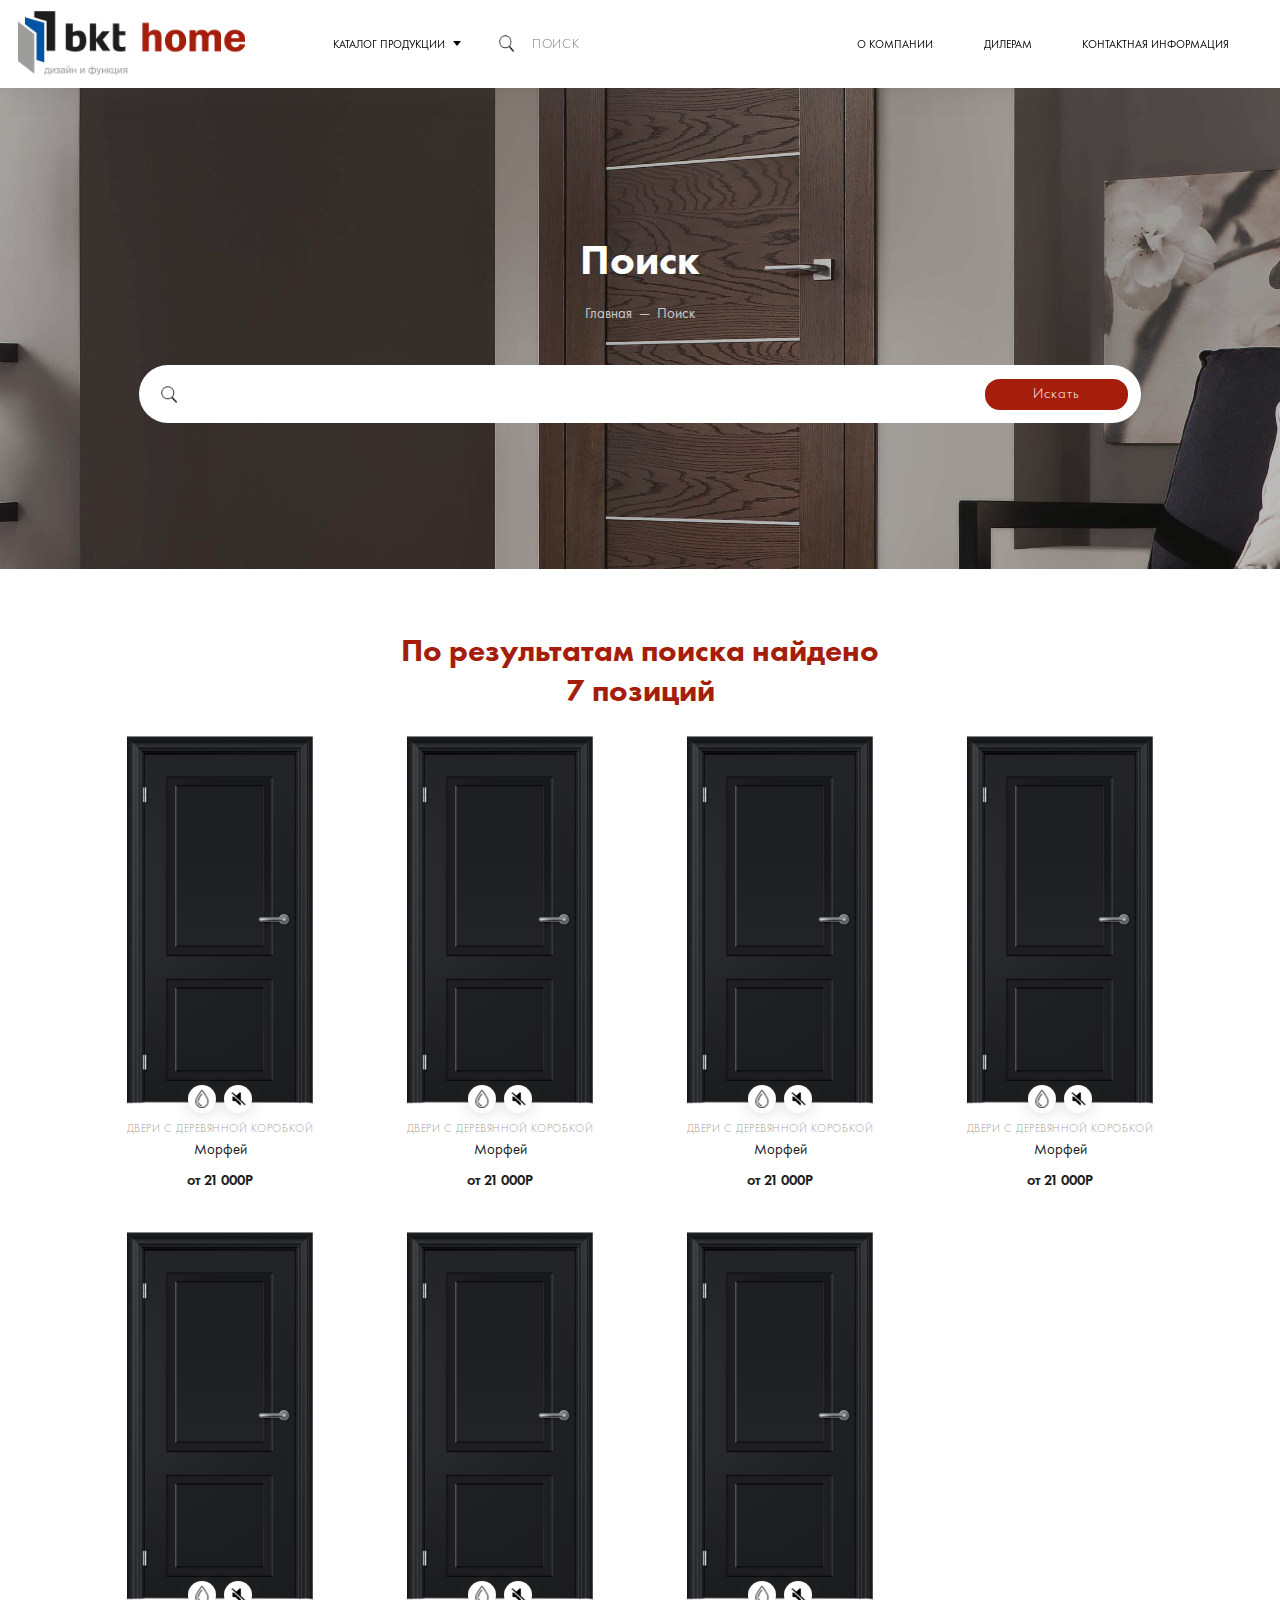
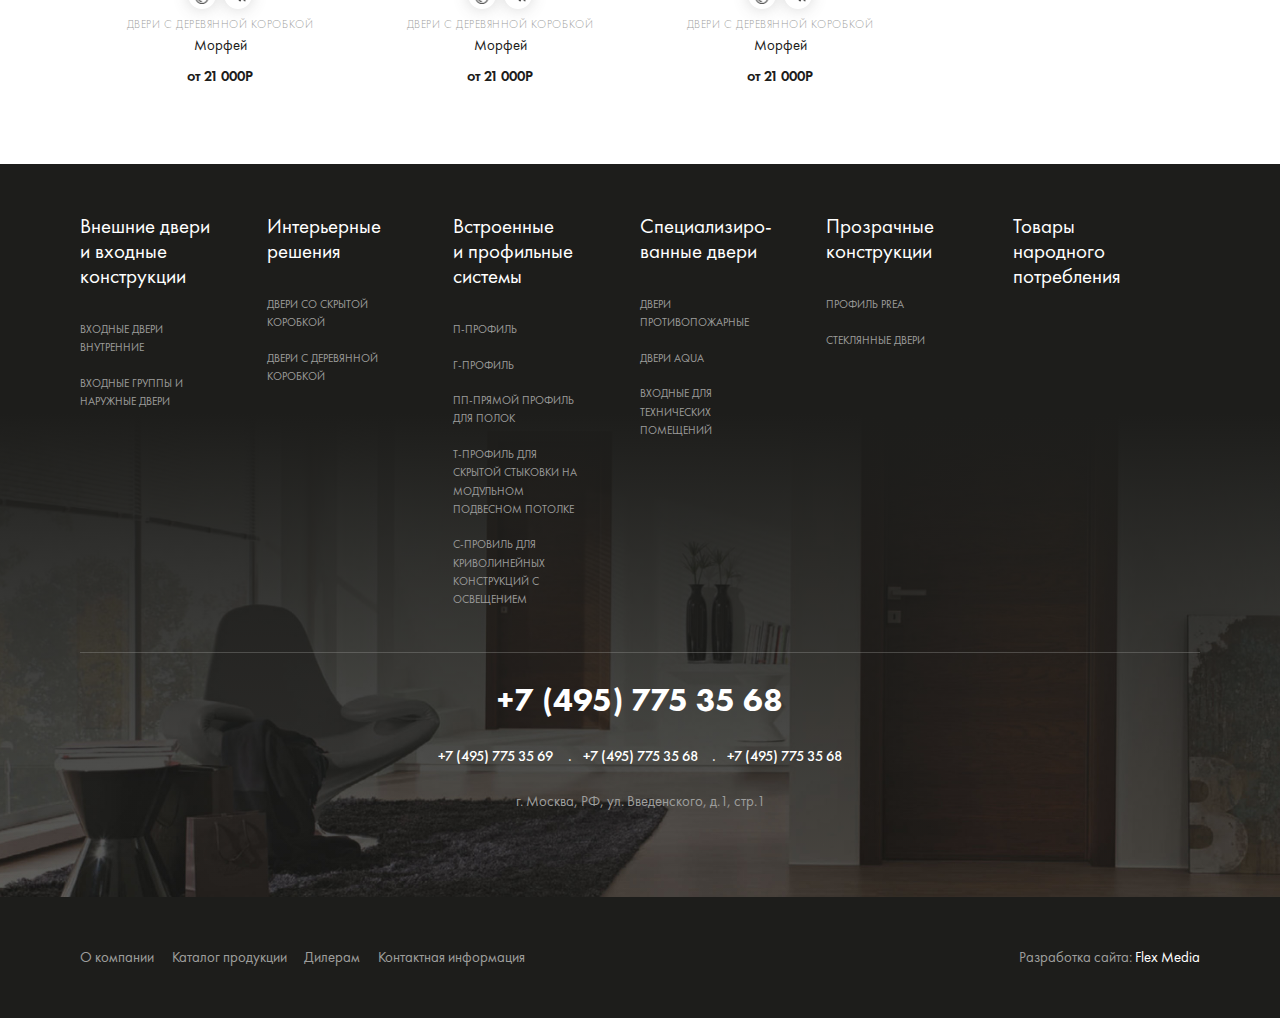
<file: bitrix/templates/main/4-0search.html>
<!DOCTYPE html>
<html>
  <head>
    <meta charset="utf-8">
    <title>4-0search</title>
    <meta name="viewport" content="width=device-width, initial-scale=1">
    <meta name="format-detection" content="telephone=no">
    <link rel="stylesheet" media="all" href="css/screen.css">
    <script src="http://api-maps.yandex.ru/2.1/?lang=ru_RU"></script>
    <script src="js/app.js"></script>
  </head>
  <body>
    <!--BEGIN out-->
    <div class="out out-inner">
      <header class="header"><a class="logo" href="/"></a>
        <nav class="navigation"><a class="navigation-item" href="#">О компании</a><a class="navigation-item" href="#">Дилерам</a><a class="navigation-item" href="#">Контактная информация</a>
        </nav>
        <div class="overlay">
          <div class="nav">
            <div class="nav-trigger"><span>Каталог продукции </span><i></i></div>
            <div class="nav-drop">
              <ul class="level level-1">
                <li class="level-item"><a href="#">Внешние двери и&nbsp;входные конструкции</a>
                  <ul class="level level-2">
                    <li class="level-item"><a href="#">Входные двери внутренние</a></li>
                    <li class="level-item"><a href="#">Входные группы и наружные двери</a></li>
                  </ul>
                </li>
                <li class="level-item"><a href="#">Интерьерные решения</a>
                  <ul class="level level-2">
                    <li class="level-item"><a href="#">Двери со скрытой коробкой</a></li>
                    <li class="level-item"><a href="#">Двери с деревянной коробкой</a></li>
                  </ul>
                </li>
                <li class="level-item"><a href="#">Встроенные и профильные системы</a>
                  <ul class="level level-2">
                    <li class="level-item"><a href="#">П-профиль</a></li>
                    <li class="level-item"><a href="#">Г-профиль</a></li>
                    <li class="level-item"><a href="#">ПП-прямой профиль для полок</a></li>
                    <li class="level-item"><a href="#">Т-профиль для скрытой стыковки на модульном подвесном потолке</a></li>
                    <li class="level-item"><a href="#">С-провиль для криволинейных конструкций с освещением</a></li>
                  </ul>
                </li>
                <li class="level-item"><a href="#">Специализиро&shy;ванные двери</a>
                  <ul class="level level-2">
                    <li class="level-item"><a href="#">Двери противопожарные</a></li>
                    <li class="level-item"><a href="#">Двери AQUA</a></li>
                    <li class="level-item"><a href="#">Входные для технических помещений</a></li>
                  </ul>
                </li>
                <li class="level-item"><a href="#">Прозрачные конструкции</a>
                  <ul class="level level-2">
                    <li class="level-item"><a href="#">Профиль Prea</a></li>
                    <li class="level-item"><a href="#">Стеклянные двери</a></li>
                  </ul>
                </li>
                <li class="level-item"><a href="#">Товары народного потребления</a></li>
              </ul>
            </div>
          </div>
          <div class="header-search">
            <div class="form form-trigger">
              <form>
                <div class="field">
                  <button class="btn-search" type="button"></button>
                </div>
                <div class="field">
                  <input type="text" placeholder="Поиск">
                </div>
              </form>
            </div>
          </div>
        </div>
        <div class="hamburger">
          <div class="hamburger-inner"><span></span><span></span><span></span></div>
        </div>
      </header>
      <div class="wrapper">
        <section class="head">
          <div class="head-bg" style="background-image: url(img/search.jpg)"></div>
          <div class="head-wrap">
            <div class="head-title">Поиск</div>
            <ul class="breadcrumbs">
              <li class="breadcrumbs-item"><a href="#">Главная</a></li>
              <li class="breadcrumbs-item"><a href="#">Поиск</a></li>
            </ul>
            <div class="search">
              <div class="form">
                <form>
                  <div class="field-body">
                    <div class="icon"></div>
                    <input type="text">
                    <button class="btn btn-red" type="submit"><span>Искать</span></button>
                  </div>
                </form>
              </div>
            </div>
          </div>
        </section>
        <section class="container">
          <div class="content">
            <div class="l-center">
              <div class="row">
                <div class="search-results">
                  <div class="title">По результатам поиска найдено 
                    <div>7 позиций</div>
                  </div>
                  <div class="results">
                    <div class="products-item"><a href="#">
                        <div class="image__cover"><img src="img/door.jpg" alt=""></div>
                        <div class="badge">
                          <div class="badge-item tips" aria-describedby="tip1">
                            <div class="tooltip" id="tip1" role="tooltip">
                              <p>Lorem ipsum dolor sit amet, consectetur adipisicing elit, sed do eiusmod tempor incididunt ut labore et dolore magna aliqua. Ut enim ad minim veniam quis nostrud exercitation ullamco laboris nisi ut aliquip ex ea commodo consequat. Duis aute irure dolor in reprehenderit in voluptate velit esse cillum dolore eu fugiat nulla pariatur. Excepteur sint occaecat cupidatat non.</p>
                            </div><img src="img/icons/icon-4.png">
                          </div>
                          <div class="badge-item tips" aria-describedby="tip2">
                            <div class="tooltip" id="tip2" role="tooltip">
                              <p>Lorem ipsum dolor sit amet, consectetur adipisicing elit, sed do eiusmod tempor incididunt ut labore et dolore magna aliqua. Ut enim ad minim veniam quis nostrud exercitation ullamco laboris nisi ut aliquip ex ea commodo consequat. Duis aute irure dolor in reprehenderit in voluptate velit esse cillum dolore eu fugiat nulla pariatur. Excepteur sint occaecat cupidatat non.</p>
                            </div><img src="img/icons/icon-5.png">
                          </div>
                        </div>
                        <div class="products-descr">
                          <div class="name-item">Двери с деревянной коробкой</div>
                          <div class="name-collection">Морфей</div>
                          <div class="price">от 21 000Р</div>
                        </div></a></div>
                    <div class="products-item"><a href="#">
                        <div class="image__cover"><img src="img/door.jpg" alt=""></div>
                        <div class="badge">
                          <div class="badge-item tips" aria-describedby="tip1">
                            <div class="tooltip" id="tip1" role="tooltip">
                              <p>Lorem ipsum dolor sit amet, consectetur adipisicing elit, sed do eiusmod tempor incididunt ut labore et dolore magna aliqua. Ut enim ad minim veniam quis nostrud exercitation ullamco laboris nisi ut aliquip ex ea commodo consequat. Duis aute irure dolor in reprehenderit in voluptate velit esse cillum dolore eu fugiat nulla pariatur. Excepteur sint occaecat cupidatat non.</p>
                            </div><img src="img/icons/icon-4.png">
                          </div>
                          <div class="badge-item tips" aria-describedby="tip2">
                            <div class="tooltip" id="tip2" role="tooltip">
                              <p>Lorem ipsum dolor sit amet, consectetur adipisicing elit, sed do eiusmod tempor incididunt ut labore et dolore magna aliqua. Ut enim ad minim veniam quis nostrud exercitation ullamco laboris nisi ut aliquip ex ea commodo consequat. Duis aute irure dolor in reprehenderit in voluptate velit esse cillum dolore eu fugiat nulla pariatur. Excepteur sint occaecat cupidatat non.</p>
                            </div><img src="img/icons/icon-5.png">
                          </div>
                        </div>
                        <div class="products-descr">
                          <div class="name-item">Двери с деревянной коробкой</div>
                          <div class="name-collection">Морфей</div>
                          <div class="price">от 21 000Р</div>
                        </div></a></div>
                    <div class="products-item"><a href="#">
                        <div class="image__cover"><img src="img/door.jpg" alt=""></div>
                        <div class="badge">
                          <div class="badge-item tips" aria-describedby="tip1">
                            <div class="tooltip" id="tip1" role="tooltip">
                              <p>Lorem ipsum dolor sit amet, consectetur adipisicing elit, sed do eiusmod tempor incididunt ut labore et dolore magna aliqua. Ut enim ad minim veniam quis nostrud exercitation ullamco laboris nisi ut aliquip ex ea commodo consequat. Duis aute irure dolor in reprehenderit in voluptate velit esse cillum dolore eu fugiat nulla pariatur. Excepteur sint occaecat cupidatat non.</p>
                            </div><img src="img/icons/icon-4.png">
                          </div>
                          <div class="badge-item tips" aria-describedby="tip2">
                            <div class="tooltip" id="tip2" role="tooltip">
                              <p>Lorem ipsum dolor sit amet, consectetur adipisicing elit, sed do eiusmod tempor incididunt ut labore et dolore magna aliqua. Ut enim ad minim veniam quis nostrud exercitation ullamco laboris nisi ut aliquip ex ea commodo consequat. Duis aute irure dolor in reprehenderit in voluptate velit esse cillum dolore eu fugiat nulla pariatur. Excepteur sint occaecat cupidatat non.</p>
                            </div><img src="img/icons/icon-5.png">
                          </div>
                        </div>
                        <div class="products-descr">
                          <div class="name-item">Двери с деревянной коробкой</div>
                          <div class="name-collection">Морфей</div>
                          <div class="price">от 21 000Р</div>
                        </div></a></div>
                    <div class="products-item"><a href="#">
                        <div class="image__cover"><img src="img/door.jpg" alt=""></div>
                        <div class="badge">
                          <div class="badge-item tips" aria-describedby="tip1">
                            <div class="tooltip" id="tip1" role="tooltip">
                              <p>Lorem ipsum dolor sit amet, consectetur adipisicing elit, sed do eiusmod tempor incididunt ut labore et dolore magna aliqua. Ut enim ad minim veniam quis nostrud exercitation ullamco laboris nisi ut aliquip ex ea commodo consequat. Duis aute irure dolor in reprehenderit in voluptate velit esse cillum dolore eu fugiat nulla pariatur. Excepteur sint occaecat cupidatat non.</p>
                            </div><img src="img/icons/icon-4.png">
                          </div>
                          <div class="badge-item tips" aria-describedby="tip2">
                            <div class="tooltip" id="tip2" role="tooltip">
                              <p>Lorem ipsum dolor sit amet, consectetur adipisicing elit, sed do eiusmod tempor incididunt ut labore et dolore magna aliqua. Ut enim ad minim veniam quis nostrud exercitation ullamco laboris nisi ut aliquip ex ea commodo consequat. Duis aute irure dolor in reprehenderit in voluptate velit esse cillum dolore eu fugiat nulla pariatur. Excepteur sint occaecat cupidatat non.</p>
                            </div><img src="img/icons/icon-5.png">
                          </div>
                        </div>
                        <div class="products-descr">
                          <div class="name-item">Двери с деревянной коробкой</div>
                          <div class="name-collection">Морфей</div>
                          <div class="price">от 21 000Р</div>
                        </div></a></div>
                    <div class="products-item"><a href="#">
                        <div class="image__cover"><img src="img/door.jpg" alt=""></div>
                        <div class="badge">
                          <div class="badge-item tips" aria-describedby="tip1">
                            <div class="tooltip" id="tip1" role="tooltip">
                              <p>Lorem ipsum dolor sit amet, consectetur adipisicing elit, sed do eiusmod tempor incididunt ut labore et dolore magna aliqua. Ut enim ad minim veniam quis nostrud exercitation ullamco laboris nisi ut aliquip ex ea commodo consequat. Duis aute irure dolor in reprehenderit in voluptate velit esse cillum dolore eu fugiat nulla pariatur. Excepteur sint occaecat cupidatat non.</p>
                            </div><img src="img/icons/icon-4.png">
                          </div>
                          <div class="badge-item tips" aria-describedby="tip2">
                            <div class="tooltip" id="tip2" role="tooltip">
                              <p>Lorem ipsum dolor sit amet, consectetur adipisicing elit, sed do eiusmod tempor incididunt ut labore et dolore magna aliqua. Ut enim ad minim veniam quis nostrud exercitation ullamco laboris nisi ut aliquip ex ea commodo consequat. Duis aute irure dolor in reprehenderit in voluptate velit esse cillum dolore eu fugiat nulla pariatur. Excepteur sint occaecat cupidatat non.</p>
                            </div><img src="img/icons/icon-5.png">
                          </div>
                        </div>
                        <div class="products-descr">
                          <div class="name-item">Двери с деревянной коробкой</div>
                          <div class="name-collection">Морфей</div>
                          <div class="price">от 21 000Р</div>
                        </div></a></div>
                    <div class="products-item"><a href="#">
                        <div class="image__cover"><img src="img/door.jpg" alt=""></div>
                        <div class="badge">
                          <div class="badge-item tips" aria-describedby="tip1">
                            <div class="tooltip" id="tip1" role="tooltip">
                              <p>Lorem ipsum dolor sit amet, consectetur adipisicing elit, sed do eiusmod tempor incididunt ut labore et dolore magna aliqua. Ut enim ad minim veniam quis nostrud exercitation ullamco laboris nisi ut aliquip ex ea commodo consequat. Duis aute irure dolor in reprehenderit in voluptate velit esse cillum dolore eu fugiat nulla pariatur. Excepteur sint occaecat cupidatat non.</p>
                            </div><img src="img/icons/icon-4.png">
                          </div>
                          <div class="badge-item tips" aria-describedby="tip2">
                            <div class="tooltip" id="tip2" role="tooltip">
                              <p>Lorem ipsum dolor sit amet, consectetur adipisicing elit, sed do eiusmod tempor incididunt ut labore et dolore magna aliqua. Ut enim ad minim veniam quis nostrud exercitation ullamco laboris nisi ut aliquip ex ea commodo consequat. Duis aute irure dolor in reprehenderit in voluptate velit esse cillum dolore eu fugiat nulla pariatur. Excepteur sint occaecat cupidatat non.</p>
                            </div><img src="img/icons/icon-5.png">
                          </div>
                        </div>
                        <div class="products-descr">
                          <div class="name-item">Двери с деревянной коробкой</div>
                          <div class="name-collection">Морфей</div>
                          <div class="price">от 21 000Р</div>
                        </div></a></div>
                    <div class="products-item"><a href="#">
                        <div class="image__cover"><img src="img/door.jpg" alt=""></div>
                        <div class="badge">
                          <div class="badge-item tips" aria-describedby="tip1">
                            <div class="tooltip" id="tip1" role="tooltip">
                              <p>Lorem ipsum dolor sit amet, consectetur adipisicing elit, sed do eiusmod tempor incididunt ut labore et dolore magna aliqua. Ut enim ad minim veniam quis nostrud exercitation ullamco laboris nisi ut aliquip ex ea commodo consequat. Duis aute irure dolor in reprehenderit in voluptate velit esse cillum dolore eu fugiat nulla pariatur. Excepteur sint occaecat cupidatat non.</p>
                            </div><img src="img/icons/icon-4.png">
                          </div>
                          <div class="badge-item tips" aria-describedby="tip2">
                            <div class="tooltip" id="tip2" role="tooltip">
                              <p>Lorem ipsum dolor sit amet, consectetur adipisicing elit, sed do eiusmod tempor incididunt ut labore et dolore magna aliqua. Ut enim ad minim veniam quis nostrud exercitation ullamco laboris nisi ut aliquip ex ea commodo consequat. Duis aute irure dolor in reprehenderit in voluptate velit esse cillum dolore eu fugiat nulla pariatur. Excepteur sint occaecat cupidatat non.</p>
                            </div><img src="img/icons/icon-5.png">
                          </div>
                        </div>
                        <div class="products-descr">
                          <div class="name-item">Двери с деревянной коробкой</div>
                          <div class="name-collection">Морфей</div>
                          <div class="price">от 21 000Р</div>
                        </div></a></div>
                  </div>
                </div>
              </div>
            </div>
          </div>
        </section>
      </div>
      <footer class="footer">
        <div class="footer-top">
          <div class="footer__scale">
            <div style="background-image: url(img/footer.jpg)"></div>
          </div>
          <div class="l-center">
            <nav class="map__catalog">
              <ul class="map__catalog-item">
                <li><a href="#">Внешние двери и&nbsp;входные конструкции</a>
                  <ul>
                    <li><a href="#">Входные двери внутренние</a></li>
                    <li><a href="#">Входные группы и наружные двери</a></li>
                  </ul>
                </li>
              </ul>
              <ul class="map__catalog-item">
                <li><a href="#">Интерьерные решения</a>
                  <ul>
                    <li><a href="#">Двери со скрытой коробкой</a></li>
                    <li><a href="#">Двери с деревянной коробкой</a></li>
                  </ul>
                </li>
              </ul>
              <ul class="map__catalog-item">
                <li><a href="#">Встроенные и&nbsp;профильные системы</a>
                  <ul>
                    <li><a href="#">П-профиль</a></li>
                    <li><a href="#">Г-профиль</a></li>
                    <li><a href="#">ПП-прямой профиль для полок</a></li>
                    <li><a href="#">Т-профиль для скрытой стыковки на модульном подвесном потолке </a></li>
                    <li><a href="#">С-провиль для криволинейных конструкций с освещением</a></li>
                  </ul>
                </li>
              </ul>
              <ul class="map__catalog-item">
                <li><a href="#">Специализиро&shy;ванные двери</a>
                  <ul>
                    <li><a href="#">Двери противопожарные</a></li>
                    <li><a href="#">Двери AQUA</a></li>
                    <li><a href="#">Входные для технических помещений</a></li>
                  </ul>
                </li>
              </ul>
              <ul class="map__catalog-item">
                <li><a href="#">Прозрачные конструкции</a>
                  <ul>
                    <li><a href="#">Профиль Prea</a></li>
                    <li><a href="#">Стеклянные двери</a></li>
                  </ul>
                </li>
              </ul>
              <ul class="map__catalog-item">
                <li><a href="#">Товары народного потребления</a></li>
              </ul>
            </nav>
            <div class="contancts">
              <div class="main__phone"><span>+7 (495) 775 35 68</span></div>
              <ul class="phone__list">
                <li>+7 (495) 775 35 69</li>
                <li>+7 (495) 775 35 68 </li>
                <li>+7 (495) 775 35 68</li>
              </ul>
              <div class="address">г. Москва, РФ, ул. Введенского, д.1, стр.1</div>
            </div>
          </div>
        </div>
        <div class="footer-bottom">
          <div class="l-center">
            <nav class="footer__nav"><a class="footer__nav-item" href="#">О компании</a><a class="footer__nav-item" href="#">Каталог продукции</a><a class="footer__nav-item" href="#">Дилерам</a><a class="footer__nav-item" href="#">Контактная информация</a>
            </nav>
            <div class="developers"><a href="#">Разработка сайта: <span>Flex Media</span></a></div>
          </div>
        </div>
      </footer>
    </div>
    <!--END out-->
    <div class="modal__wrap" data-modal-wrap="callback">
      <div class="modal modal-front">
        <div class="btn-close"></div>
        <div class="modal__title">Форма обратной связи</div>
        <div class="form">
          <form class="js-validate">
            <div class="field">
              <div class="field-head"><span>Ваше имя*</span></div>
              <div class="field-body">
                <input type="text" data-validation="length" data-validation-length="min2">
              </div>
            </div>
            <div class="field">
              <div class="field-head"><span>E-mail*</span></div>
              <div class="field-body">
                <input type="text" data-validation="email">
              </div>
            </div>
            <div class="field">
              <div class="field-head"><span>телефон*</span></div>
              <div class="field-body">
                <input class="numeric" type="text" data-validation="length" data-validation-length="6-20">
              </div>
            </div>
            <div class="field">
              <div class="field-head"><span>сообщение</span></div>
              <div class="field-body">
                <textarea></textarea>
              </div>
            </div>
            <div class="field">
              <button class="btn btn-red" type="submit"><span>Отправить</span></button>
            </div>
          </form>
        </div>
      </div>
      <div class="modal modal-back">
        <div class="btn-close"></div>
        <div class="modal__title">Благодарим вас!</div>
        <div class="modal__text"> 
          <p>В течение рабочего дня с вами свяжется наш менеджер. Спасибо, что выбрали нас!</p>
        </div>
        <div class="close">Закрыть</div>
      </div>
    </div>
    <div class="modal__wrap modal__wrap-size" data-modal-wrap="size">
      <div class="modal modal-front">
        <div class="btn-close"></div>
        <div class="modal__title">Выберите размер</div>
        <div class="form">
          <div class="field">
            <div class="field-body">
              <input type="radio" name="size" id="size-1" value="600 × 2000 × 36 мм">
              <label for="size-1"><span>600 × 2000 × 36 мм</span></label>
            </div>
            <div class="field-body">
              <input type="radio" name="size" id="size-2" value="700 × 2000 × 36 мм">
              <label for="size-2"><span>700 × 2000 × 36 мм</span></label>
            </div>
            <div class="field-body">
              <input type="radio" name="size" id="size-3" value="800 × 2000 × 36 мм">
              <label for="size-3"><span>7800 × 2000 × 36 мм</span></label>
            </div>
          </div>
          <div class="field">
            <div class="field-body">
              <input type="radio" name="size" id="size-4" value="900 × 2000 × 36 мм">
              <label for="size-4"><span>900 × 2000 × 36 мм</span></label>
            </div>
            <div class="field-body">
              <input type="radio" name="size" id="size-5" value="1000 × 2000 × 36 мм">
              <label for="size-5"><span>1000 × 2000 × 36 мм</span></label>
            </div>
          </div>
        </div>
        <div class="form-submit">
          <button class="btn btn-red btn-select" type="button"><span>Выбрать</span></button>
        </div>
      </div>
    </div>
    <div class="modal__wrap modal__wrap-lining" data-modal-wrap="lining">
      <div class="modal modal-front">
        <div class="btn-close"></div>
        <div class="modal__title">Выберите облицовку</div>
        <div class="form">
          <div class="field">
            <div class="field-body">
              <input type="radio" name="lining" id="size-6" value="порошковая окраска">
              <label for="size-6">
                <div class="image__cover"><img src="img/surface.png"></div>
                <div class="caption">порошковая окраска</div>
              </label>
            </div>
          </div>
          <div class="field">
            <div class="field-body">
              <input type="radio" name="lining" id="size-7" value="окраска автоэмалью">
              <label for="size-7">
                <div class="image__cover"><img src="img/surface.png"></div>
                <div class="caption">окраска автоэмалью</div>
              </label>
            </div>
          </div>
          <div class="field">
            <div class="field-body">
              <input type="radio" name="lining" id="size-8" value="окраска жидкими красками">
              <label for="size-8">
                <div class="image__cover"><img src="img/surface.png"></div>
                <div class="caption">окраска жидкими красками</div>
              </label>
            </div>
          </div>
        </div>
        <div class="form-submit">
          <button class="btn btn-red btn-select" type="button"><span>Выбрать</span></button>
        </div>
      </div>
    </div>
    <div class="modal__wrap modal__wrap-color" data-modal-wrap="color">
      <div class="modal modal-front">
        <div class="btn-close"></div>
        <div class="modal__title">Выберите цвет</div>
        <div class="form">
          <div class="field">
            <div class="field-body">
              <div class="color-rotator color-rotator__popup">
                                <div class="color-item">
                                  <input type="radio" name="color" id="t-1" value="Черный">
                                  <label for="t-1">
                                    <div class="color-hex tips" aria-describedby="tips-1" style="background-color:#000000"></div>
                                    <div class="tooltip" id="tips-1" role="tooltip">
                                      <p>Черный</p>
                                    </div>
                                  </label>
                                </div>
                                <div class="color-item">
                                  <input type="radio" name="color" id="t-2" value="Черный">
                                  <label for="t-2">
                                    <div class="color-hex tips" aria-describedby="tips-2" style="background-color:#d7fdce"></div>
                                    <div class="tooltip" id="tips-2" role="tooltip">
                                      <p>Черный</p>
                                    </div>
                                  </label>
                                </div>
                                <div class="color-item">
                                  <input type="radio" name="color" id="t-3" value="Черный">
                                  <label for="t-3">
                                    <div class="color-hex tips" aria-describedby="tips-3" style="background-color:#8d7f0e"></div>
                                    <div class="tooltip" id="tips-3" role="tooltip">
                                      <p>Черный</p>
                                    </div>
                                  </label>
                                </div>
                                <div class="color-item">
                                  <input type="radio" name="color" id="t-4" value="Черный">
                                  <label for="t-4">
                                    <div class="color-hex tips" aria-describedby="tips-4" style="background-color:#40c362"></div>
                                    <div class="tooltip" id="tips-4" role="tooltip">
                                      <p>Черный</p>
                                    </div>
                                  </label>
                                </div>
                                <div class="color-item">
                                  <input type="radio" name="color" id="t-5" value="Черный">
                                  <label for="t-5">
                                    <div class="color-hex tips" aria-describedby="tips-5" style="background-color:#5bd3fd"></div>
                                    <div class="tooltip" id="tips-5" role="tooltip">
                                      <p>Черный</p>
                                    </div>
                                  </label>
                                </div>
                                <div class="color-item">
                                  <input type="radio" name="color" id="t-6" value="Черный">
                                  <label for="t-6">
                                    <div class="color-hex tips" aria-describedby="tips-6" style="background-color:#de7503"></div>
                                    <div class="tooltip" id="tips-6" role="tooltip">
                                      <p>Черный</p>
                                    </div>
                                  </label>
                                </div>
                                <div class="color-item">
                                  <input type="radio" name="color" id="t-7" value="Черный">
                                  <label for="t-7">
                                    <div class="color-hex tips" aria-describedby="tips-7" style="background-color:#000000"></div>
                                    <div class="tooltip" id="tips-7" role="tooltip">
                                      <p>Черный</p>
                                    </div>
                                  </label>
                                </div>
                                <div class="color-item">
                                  <input type="radio" name="color" id="t-8" value="Черный">
                                  <label for="t-8">
                                    <div class="color-hex tips" aria-describedby="tips-8" style="background-color:#d7fdce"></div>
                                    <div class="tooltip" id="tips-8" role="tooltip">
                                      <p>Черный</p>
                                    </div>
                                  </label>
                                </div>
                                <div class="color-item">
                                  <input type="radio" name="color" id="t-9" value="Черный">
                                  <label for="t-9">
                                    <div class="color-hex tips" aria-describedby="tips-9" style="background-color:#8d7f0e"></div>
                                    <div class="tooltip" id="tips-9" role="tooltip">
                                      <p>Черный</p>
                                    </div>
                                  </label>
                                </div>
                                <div class="color-item">
                                  <input type="radio" name="color" id="t-10" value="Черный">
                                  <label for="t-10">
                                    <div class="color-hex tips" aria-describedby="tips-10" style="background-color:#40c362"></div>
                                    <div class="tooltip" id="tips-10" role="tooltip">
                                      <p>Черный</p>
                                    </div>
                                  </label>
                                </div>
                                <div class="color-item">
                                  <input type="radio" name="color" id="t-11" value="Черный">
                                  <label for="t-11">
                                    <div class="color-hex tips" aria-describedby="tips-11" style="background-color:#5bd3fd"></div>
                                    <div class="tooltip" id="tips-11" role="tooltip">
                                      <p>Черный</p>
                                    </div>
                                  </label>
                                </div>
                                <div class="color-item">
                                  <input type="radio" name="color" id="t-12" value="Черный">
                                  <label for="t-12">
                                    <div class="color-hex tips" aria-describedby="tips-12" style="background-color:#de7503"></div>
                                    <div class="tooltip" id="tips-12" role="tooltip">
                                      <p>Черный</p>
                                    </div>
                                  </label>
                                </div>
                                <div class="color-item">
                                  <input type="radio" name="color" id="t-13" value="Черный">
                                  <label for="t-13">
                                    <div class="color-hex tips" aria-describedby="tips-13" style="background-color:#40c362"></div>
                                    <div class="tooltip" id="tips-13" role="tooltip">
                                      <p>Черный</p>
                                    </div>
                                  </label>
                                </div>
                                <div class="color-item">
                                  <input type="radio" name="color" id="t-14" value="Черный">
                                  <label for="t-14">
                                    <div class="color-hex tips" aria-describedby="tips-14" style="background-color:#5bd3fd"></div>
                                    <div class="tooltip" id="tips-14" role="tooltip">
                                      <p>Черный</p>
                                    </div>
                                  </label>
                                </div>
                                <div class="color-item">
                                  <input type="radio" name="color" id="t-15" value="Черный">
                                  <label for="t-15">
                                    <div class="color-hex tips" aria-describedby="tips-15" style="background-color:#de7503"></div>
                                    <div class="tooltip" id="tips-15" role="tooltip">
                                      <p>Черный</p>
                                    </div>
                                  </label>
                                </div>
                                <div class="color-item">
                                  <input type="radio" name="color" id="t-16" value="Черный">
                                  <label for="t-16">
                                    <div class="color-hex tips" aria-describedby="tips-16" style="background-color:#000000"></div>
                                    <div class="tooltip" id="tips-16" role="tooltip">
                                      <p>Черный</p>
                                    </div>
                                  </label>
                                </div>
                                <div class="color-item">
                                  <input type="radio" name="color" id="t-17" value="Черный">
                                  <label for="t-17">
                                    <div class="color-hex tips" aria-describedby="tips-17" style="background-color:#d7fdce"></div>
                                    <div class="tooltip" id="tips-17" role="tooltip">
                                      <p>Черный</p>
                                    </div>
                                  </label>
                                </div>
                                <div class="color-item">
                                  <input type="radio" name="color" id="t-18" value="Черный">
                                  <label for="t-18">
                                    <div class="color-hex tips" aria-describedby="tips-18" style="background-color:#8d7f0e"></div>
                                    <div class="tooltip" id="tips-18" role="tooltip">
                                      <p>Черный</p>
                                    </div>
                                  </label>
                                </div>
                                <div class="color-item">
                                  <input type="radio" name="color" id="t-19" value="Черный">
                                  <label for="t-19">
                                    <div class="color-hex tips" aria-describedby="tips-19" style="background-color:#40c362"></div>
                                    <div class="tooltip" id="tips-19" role="tooltip">
                                      <p>Черный</p>
                                    </div>
                                  </label>
                                </div>
                                <div class="color-item">
                                  <input type="radio" name="color" id="t-20" value="Черный">
                                  <label for="t-20">
                                    <div class="color-hex tips" aria-describedby="tips-20" style="background-color:#5bd3fd"></div>
                                    <div class="tooltip" id="tips-20" role="tooltip">
                                      <p>Черный</p>
                                    </div>
                                  </label>
                                </div>
                                <div class="color-item">
                                  <input type="radio" name="color" id="t-21" value="Черный">
                                  <label for="t-21">
                                    <div class="color-hex tips" aria-describedby="tips-21" style="background-color:#de7503"></div>
                                    <div class="tooltip" id="tips-21" role="tooltip">
                                      <p>Черный</p>
                                    </div>
                                  </label>
                                </div>
                                <div class="color-item">
                                  <input type="radio" name="color" id="t-22" value="Черный">
                                  <label for="t-22">
                                    <div class="color-hex tips" aria-describedby="tips-22" style="background-color:#000000"></div>
                                    <div class="tooltip" id="tips-22" role="tooltip">
                                      <p>Черный</p>
                                    </div>
                                  </label>
                                </div>
                                <div class="color-item">
                                  <input type="radio" name="color" id="t-23" value="Черный">
                                  <label for="t-23">
                                    <div class="color-hex tips" aria-describedby="tips-23" style="background-color:#d7fdce"></div>
                                    <div class="tooltip" id="tips-23" role="tooltip">
                                      <p>Черный</p>
                                    </div>
                                  </label>
                                </div>
                                <div class="color-item">
                                  <input type="radio" name="color" id="t-24" value="Черный">
                                  <label for="t-24">
                                    <div class="color-hex tips" aria-describedby="tips-24" style="background-color:#8d7f0e"></div>
                                    <div class="tooltip" id="tips-24" role="tooltip">
                                      <p>Черный</p>
                                    </div>
                                  </label>
                                </div>
                                <div class="color-item">
                                  <input type="radio" name="color" id="t-25" value="Черный">
                                  <label for="t-25">
                                    <div class="color-hex tips" aria-describedby="tips-25" style="background-color:#40c362"></div>
                                    <div class="tooltip" id="tips-25" role="tooltip">
                                      <p>Черный</p>
                                    </div>
                                  </label>
                                </div>
                                <div class="color-item">
                                  <input type="radio" name="color" id="t-26" value="Черный">
                                  <label for="t-26">
                                    <div class="color-hex tips" aria-describedby="tips-26" style="background-color:#5bd3fd"></div>
                                    <div class="tooltip" id="tips-26" role="tooltip">
                                      <p>Черный</p>
                                    </div>
                                  </label>
                                </div>
                                <div class="color-item">
                                  <input type="radio" name="color" id="t-27" value="Черный">
                                  <label for="t-27">
                                    <div class="color-hex tips" aria-describedby="tips-27" style="background-color:#de7503"></div>
                                    <div class="tooltip" id="tips-27" role="tooltip">
                                      <p>Черный</p>
                                    </div>
                                  </label>
                                </div>
                                <div class="color-item">
                                  <input type="radio" name="color" id="t-28" value="Черный">
                                  <label for="t-28">
                                    <div class="color-hex tips" aria-describedby="tips-28" style="background-color:#40c362"></div>
                                    <div class="tooltip" id="tips-28" role="tooltip">
                                      <p>Черный</p>
                                    </div>
                                  </label>
                                </div>
                                <div class="color-item">
                                  <input type="radio" name="color" id="t-29" value="Черный">
                                  <label for="t-29">
                                    <div class="color-hex tips" aria-describedby="tips-29" style="background-color:#5bd3fd"></div>
                                    <div class="tooltip" id="tips-29" role="tooltip">
                                      <p>Черный</p>
                                    </div>
                                  </label>
                                </div>
                                <div class="color-item">
                                  <input type="radio" name="color" id="t-30" value="Черный">
                                  <label for="t-30">
                                    <div class="color-hex tips" aria-describedby="tips-30" style="background-color:#de7503"></div>
                                    <div class="tooltip" id="tips-30" role="tooltip">
                                      <p>Черный</p>
                                    </div>
                                  </label>
                                </div>
                                <div class="color-item">
                                  <input type="radio" name="color" id="t-31" value="Черный">
                                  <label for="t-31">
                                    <div class="color-hex tips" aria-describedby="tips-31" style="background-color:#000000"></div>
                                    <div class="tooltip" id="tips-31" role="tooltip">
                                      <p>Черный</p>
                                    </div>
                                  </label>
                                </div>
                                <div class="color-item">
                                  <input type="radio" name="color" id="t-32" value="Черный">
                                  <label for="t-32">
                                    <div class="color-hex tips" aria-describedby="tips-32" style="background-color:#d7fdce"></div>
                                    <div class="tooltip" id="tips-32" role="tooltip">
                                      <p>Черный</p>
                                    </div>
                                  </label>
                                </div>
                                <div class="color-item">
                                  <input type="radio" name="color" id="t-33" value="Черный">
                                  <label for="t-33">
                                    <div class="color-hex tips" aria-describedby="tips-33" style="background-color:#8d7f0e"></div>
                                    <div class="tooltip" id="tips-33" role="tooltip">
                                      <p>Черный</p>
                                    </div>
                                  </label>
                                </div>
                                <div class="color-item">
                                  <input type="radio" name="color" id="t-34" value="Черный">
                                  <label for="t-34">
                                    <div class="color-hex tips" aria-describedby="tips-34" style="background-color:#40c362"></div>
                                    <div class="tooltip" id="tips-34" role="tooltip">
                                      <p>Черный</p>
                                    </div>
                                  </label>
                                </div>
                                <div class="color-item">
                                  <input type="radio" name="color" id="t-35" value="Черный">
                                  <label for="t-35">
                                    <div class="color-hex tips" aria-describedby="tips-35" style="background-color:#5bd3fd"></div>
                                    <div class="tooltip" id="tips-35" role="tooltip">
                                      <p>Черный</p>
                                    </div>
                                  </label>
                                </div>
                                <div class="color-item">
                                  <input type="radio" name="color" id="t-36" value="Черный">
                                  <label for="t-36">
                                    <div class="color-hex tips" aria-describedby="tips-36" style="background-color:#de7503"></div>
                                    <div class="tooltip" id="tips-36" role="tooltip">
                                      <p>Черный</p>
                                    </div>
                                  </label>
                                </div>
                                <div class="color-item">
                                  <input type="radio" name="color" id="t-37" value="Черный">
                                  <label for="t-37">
                                    <div class="color-hex tips" aria-describedby="tips-37" style="background-color:#000000"></div>
                                    <div class="tooltip" id="tips-37" role="tooltip">
                                      <p>Черный</p>
                                    </div>
                                  </label>
                                </div>
                                <div class="color-item">
                                  <input type="radio" name="color" id="t-38" value="Черный">
                                  <label for="t-38">
                                    <div class="color-hex tips" aria-describedby="tips-38" style="background-color:#d7fdce"></div>
                                    <div class="tooltip" id="tips-38" role="tooltip">
                                      <p>Черный</p>
                                    </div>
                                  </label>
                                </div>
                                <div class="color-item">
                                  <input type="radio" name="color" id="t-39" value="Черный">
                                  <label for="t-39">
                                    <div class="color-hex tips" aria-describedby="tips-39" style="background-color:#8d7f0e"></div>
                                    <div class="tooltip" id="tips-39" role="tooltip">
                                      <p>Черный</p>
                                    </div>
                                  </label>
                                </div>
                                <div class="color-item">
                                  <input type="radio" name="color" id="t-40" value="Черный">
                                  <label for="t-40">
                                    <div class="color-hex tips" aria-describedby="tips-40" style="background-color:#40c362"></div>
                                    <div class="tooltip" id="tips-40" role="tooltip">
                                      <p>Черный</p>
                                    </div>
                                  </label>
                                </div>
                                <div class="color-item">
                                  <input type="radio" name="color" id="t-41" value="Черный">
                                  <label for="t-41">
                                    <div class="color-hex tips" aria-describedby="tips-41" style="background-color:#5bd3fd"></div>
                                    <div class="tooltip" id="tips-41" role="tooltip">
                                      <p>Черный</p>
                                    </div>
                                  </label>
                                </div>
                                <div class="color-item">
                                  <input type="radio" name="color" id="t-42" value="Черный">
                                  <label for="t-42">
                                    <div class="color-hex tips" aria-describedby="tips-42" style="background-color:#de7503"></div>
                                    <div class="tooltip" id="tips-42" role="tooltip">
                                      <p>Черный</p>
                                    </div>
                                  </label>
                                </div>
                                <div class="color-item">
                                  <input type="radio" name="color" id="t-43" value="Черный">
                                  <label for="t-43">
                                    <div class="color-hex tips" aria-describedby="tips-43" style="background-color:#40c362"></div>
                                    <div class="tooltip" id="tips-43" role="tooltip">
                                      <p>Черный</p>
                                    </div>
                                  </label>
                                </div>
                                <div class="color-item">
                                  <input type="radio" name="color" id="t-44" value="Черный">
                                  <label for="t-44">
                                    <div class="color-hex tips" aria-describedby="tips-44" style="background-color:#5bd3fd"></div>
                                    <div class="tooltip" id="tips-44" role="tooltip">
                                      <p>Черный</p>
                                    </div>
                                  </label>
                                </div>
                                <div class="color-item">
                                  <input type="radio" name="color" id="t-45" value="Черный">
                                  <label for="t-45">
                                    <div class="color-hex tips" aria-describedby="tips-45" style="background-color:#de7503"></div>
                                    <div class="tooltip" id="tips-45" role="tooltip">
                                      <p>Черный</p>
                                    </div>
                                  </label>
                                </div>
                                <div class="color-item">
                                  <input type="radio" name="color" id="t-46" value="Черный">
                                  <label for="t-46">
                                    <div class="color-hex tips" aria-describedby="tips-46" style="background-color:#000000"></div>
                                    <div class="tooltip" id="tips-46" role="tooltip">
                                      <p>Черный</p>
                                    </div>
                                  </label>
                                </div>
                                <div class="color-item">
                                  <input type="radio" name="color" id="t-47" value="Черный">
                                  <label for="t-47">
                                    <div class="color-hex tips" aria-describedby="tips-47" style="background-color:#d7fdce"></div>
                                    <div class="tooltip" id="tips-47" role="tooltip">
                                      <p>Черный</p>
                                    </div>
                                  </label>
                                </div>
                                <div class="color-item">
                                  <input type="radio" name="color" id="t-48" value="Черный">
                                  <label for="t-48">
                                    <div class="color-hex tips" aria-describedby="tips-48" style="background-color:#8d7f0e"></div>
                                    <div class="tooltip" id="tips-48" role="tooltip">
                                      <p>Черный</p>
                                    </div>
                                  </label>
                                </div>
                                <div class="color-item">
                                  <input type="radio" name="color" id="t-49" value="Черный">
                                  <label for="t-49">
                                    <div class="color-hex tips" aria-describedby="tips-49" style="background-color:#40c362"></div>
                                    <div class="tooltip" id="tips-49" role="tooltip">
                                      <p>Черный</p>
                                    </div>
                                  </label>
                                </div>
                                <div class="color-item">
                                  <input type="radio" name="color" id="t-50" value="Черный">
                                  <label for="t-50">
                                    <div class="color-hex tips" aria-describedby="tips-50" style="background-color:#5bd3fd"></div>
                                    <div class="tooltip" id="tips-50" role="tooltip">
                                      <p>Черный</p>
                                    </div>
                                  </label>
                                </div>
                                <div class="color-item">
                                  <input type="radio" name="color" id="t-51" value="Черный">
                                  <label for="t-51">
                                    <div class="color-hex tips" aria-describedby="tips-51" style="background-color:#de7503"></div>
                                    <div class="tooltip" id="tips-51" role="tooltip">
                                      <p>Черный</p>
                                    </div>
                                  </label>
                                </div>
                                <div class="color-item">
                                  <input type="radio" name="color" id="t-52" value="Черный">
                                  <label for="t-52">
                                    <div class="color-hex tips" aria-describedby="tips-52" style="background-color:#000000"></div>
                                    <div class="tooltip" id="tips-52" role="tooltip">
                                      <p>Черный</p>
                                    </div>
                                  </label>
                                </div>
                                <div class="color-item">
                                  <input type="radio" name="color" id="t-53" value="Черный">
                                  <label for="t-53">
                                    <div class="color-hex tips" aria-describedby="tips-53" style="background-color:#d7fdce"></div>
                                    <div class="tooltip" id="tips-53" role="tooltip">
                                      <p>Черный</p>
                                    </div>
                                  </label>
                                </div>
                                <div class="color-item">
                                  <input type="radio" name="color" id="t-54" value="Черный">
                                  <label for="t-54">
                                    <div class="color-hex tips" aria-describedby="tips-54" style="background-color:#8d7f0e"></div>
                                    <div class="tooltip" id="tips-54" role="tooltip">
                                      <p>Черный</p>
                                    </div>
                                  </label>
                                </div>
                                <div class="color-item">
                                  <input type="radio" name="color" id="t-55" value="Черный">
                                  <label for="t-55">
                                    <div class="color-hex tips" aria-describedby="tips-55" style="background-color:#40c362"></div>
                                    <div class="tooltip" id="tips-55" role="tooltip">
                                      <p>Черный</p>
                                    </div>
                                  </label>
                                </div>
                                <div class="color-item">
                                  <input type="radio" name="color" id="t-56" value="Черный">
                                  <label for="t-56">
                                    <div class="color-hex tips" aria-describedby="tips-56" style="background-color:#5bd3fd"></div>
                                    <div class="tooltip" id="tips-56" role="tooltip">
                                      <p>Черный</p>
                                    </div>
                                  </label>
                                </div>
                                <div class="color-item">
                                  <input type="radio" name="color" id="t-57" value="Черный">
                                  <label for="t-57">
                                    <div class="color-hex tips" aria-describedby="tips-57" style="background-color:#de7503"></div>
                                    <div class="tooltip" id="tips-57" role="tooltip">
                                      <p>Черный</p>
                                    </div>
                                  </label>
                                </div>
                                <div class="color-item">
                                  <input type="radio" name="color" id="t-58" value="Черный">
                                  <label for="t-58">
                                    <div class="color-hex tips" aria-describedby="tips-58" style="background-color:#40c362"></div>
                                    <div class="tooltip" id="tips-58" role="tooltip">
                                      <p>Черный</p>
                                    </div>
                                  </label>
                                </div>
                                <div class="color-item">
                                  <input type="radio" name="color" id="t-59" value="Черный">
                                  <label for="t-59">
                                    <div class="color-hex tips" aria-describedby="tips-59" style="background-color:#5bd3fd"></div>
                                    <div class="tooltip" id="tips-59" role="tooltip">
                                      <p>Черный</p>
                                    </div>
                                  </label>
                                </div>
                                <div class="color-item">
                                  <input type="radio" name="color" id="t-60" value="Черный">
                                  <label for="t-60">
                                    <div class="color-hex tips" aria-describedby="tips-60" style="background-color:#de7503"></div>
                                    <div class="tooltip" id="tips-60" role="tooltip">
                                      <p>Черный</p>
                                    </div>
                                  </label>
                                </div>
                                <div class="color-item">
                                  <input type="radio" name="color" id="t-61" value="Черный">
                                  <label for="t-61">
                                    <div class="color-hex tips" aria-describedby="tips-61" style="background-color:#000000"></div>
                                    <div class="tooltip" id="tips-61" role="tooltip">
                                      <p>Черный</p>
                                    </div>
                                  </label>
                                </div>
                                <div class="color-item">
                                  <input type="radio" name="color" id="t-62" value="Черный">
                                  <label for="t-62">
                                    <div class="color-hex tips" aria-describedby="tips-62" style="background-color:#d7fdce"></div>
                                    <div class="tooltip" id="tips-62" role="tooltip">
                                      <p>Черный</p>
                                    </div>
                                  </label>
                                </div>
                                <div class="color-item">
                                  <input type="radio" name="color" id="t-63" value="Черный">
                                  <label for="t-63">
                                    <div class="color-hex tips" aria-describedby="tips-63" style="background-color:#8d7f0e"></div>
                                    <div class="tooltip" id="tips-63" role="tooltip">
                                      <p>Черный</p>
                                    </div>
                                  </label>
                                </div>
                                <div class="color-item">
                                  <input type="radio" name="color" id="t-64" value="Черный">
                                  <label for="t-64">
                                    <div class="color-hex tips" aria-describedby="tips-64" style="background-color:#40c362"></div>
                                    <div class="tooltip" id="tips-64" role="tooltip">
                                      <p>Черный</p>
                                    </div>
                                  </label>
                                </div>
                                <div class="color-item">
                                  <input type="radio" name="color" id="t-65" value="Черный">
                                  <label for="t-65">
                                    <div class="color-hex tips" aria-describedby="tips-65" style="background-color:#5bd3fd"></div>
                                    <div class="tooltip" id="tips-65" role="tooltip">
                                      <p>Черный</p>
                                    </div>
                                  </label>
                                </div>
                                <div class="color-item">
                                  <input type="radio" name="color" id="t-66" value="Черный">
                                  <label for="t-66">
                                    <div class="color-hex tips" aria-describedby="tips-66" style="background-color:#de7503"></div>
                                    <div class="tooltip" id="tips-66" role="tooltip">
                                      <p>Черный</p>
                                    </div>
                                  </label>
                                </div>
                                <div class="color-item">
                                  <input type="radio" name="color" id="t-67" value="Черный">
                                  <label for="t-67">
                                    <div class="color-hex tips" aria-describedby="tips-67" style="background-color:#000000"></div>
                                    <div class="tooltip" id="tips-67" role="tooltip">
                                      <p>Черный</p>
                                    </div>
                                  </label>
                                </div>
                                <div class="color-item">
                                  <input type="radio" name="color" id="t-68" value="Черный">
                                  <label for="t-68">
                                    <div class="color-hex tips" aria-describedby="tips-68" style="background-color:#d7fdce"></div>
                                    <div class="tooltip" id="tips-68" role="tooltip">
                                      <p>Черный</p>
                                    </div>
                                  </label>
                                </div>
                                <div class="color-item">
                                  <input type="radio" name="color" id="t-69" value="Черный">
                                  <label for="t-69">
                                    <div class="color-hex tips" aria-describedby="tips-69" style="background-color:#8d7f0e"></div>
                                    <div class="tooltip" id="tips-69" role="tooltip">
                                      <p>Черный</p>
                                    </div>
                                  </label>
                                </div>
                                <div class="color-item">
                                  <input type="radio" name="color" id="t-70" value="Черный">
                                  <label for="t-70">
                                    <div class="color-hex tips" aria-describedby="tips-70" style="background-color:#40c362"></div>
                                    <div class="tooltip" id="tips-70" role="tooltip">
                                      <p>Черный</p>
                                    </div>
                                  </label>
                                </div>
                                <div class="color-item">
                                  <input type="radio" name="color" id="t-71" value="Черный">
                                  <label for="t-71">
                                    <div class="color-hex tips" aria-describedby="tips-71" style="background-color:#000000"></div>
                                    <div class="tooltip" id="tips-71" role="tooltip">
                                      <p>Черный</p>
                                    </div>
                                  </label>
                                </div>
                                <div class="color-item">
                                  <input type="radio" name="color" id="t-72" value="Черный">
                                  <label for="t-72">
                                    <div class="color-hex tips" aria-describedby="tips-72" style="background-color:#d7fdce"></div>
                                    <div class="tooltip" id="tips-72" role="tooltip">
                                      <p>Черный</p>
                                    </div>
                                  </label>
                                </div>
                                <div class="color-item">
                                  <input type="radio" name="color" id="t-73" value="Черный">
                                  <label for="t-73">
                                    <div class="color-hex tips" aria-describedby="tips-73" style="background-color:#8d7f0e"></div>
                                    <div class="tooltip" id="tips-73" role="tooltip">
                                      <p>Черный</p>
                                    </div>
                                  </label>
                                </div>
                                <div class="color-item">
                                  <input type="radio" name="color" id="t-74" value="Черный">
                                  <label for="t-74">
                                    <div class="color-hex tips" aria-describedby="tips-74" style="background-color:#40c362"></div>
                                    <div class="tooltip" id="tips-74" role="tooltip">
                                      <p>Черный</p>
                                    </div>
                                  </label>
                                </div>
                                <div class="color-item">
                                  <input type="radio" name="color" id="t-75" value="Черный">
                                  <label for="t-75">
                                    <div class="color-hex tips" aria-describedby="tips-75" style="background-color:#5bd3fd"></div>
                                    <div class="tooltip" id="tips-75" role="tooltip">
                                      <p>Черный</p>
                                    </div>
                                  </label>
                                </div>
              </div>
              <div class="rotator-navi">
                <div class="rotator-arrow rotator-arrow__left"></div>
                <div class="rotator-counter">
                  <div class="rotator__counter-current">1</div>
                  <div class="rotator__counter-separator">/</div>
                  <div class="rotator__counter-all">4</div>
                </div>
                <div class="rotator-arrow rotator-arrow__right"></div>
              </div>
            </div>
          </div>
        </div>
        <div class="form-submit">
          <button class="btn btn-red btn-select" type="button"><span>Выбрать</span></button>
        </div>
      </div>
    </div>
    <div class="modal__wrap modal__wrap-equipment" data-modal-wrap="equipment">
      <div class="modal modal-front">
        <div class="btn-close"></div>
        <div class="modal__title">Выберите комплектацию</div>
        <div class="form">
          <div class="field">
            <div class="field-body">
              <div class="tab-container">
                <div class="tab-nav">
                  <ul>
                                        <li class="tab__item"><a data-tab="tab0">главный замок</a></li>
                                        <li class="tab__item"><a data-tab="tab1">дневной замок</a></li>
                                        <li class="tab__item"><a data-tab="tab2">нижний замок</a></li>
                                        <li class="tab__item"><a data-tab="tab3">ручка</a></li>
                  </ul>
                </div>
                <div class="tab-in">
                  <div class="tab-cont" data-tab-cont="tab0">
                    <div class="furn-rotator furn-popup">
                                            <div class="furn-rotator__item">
                                              <input id="id-1" type="radio" name="furniture" data-value="Бренд: Кале, Серия: 1013JU" value="Бренд: Кале, Серия: 1013JU" data-category="Главный замок">
                                              <label for="id-1">
                                                <div class="rotator__item-inner">
                                                  <div class="image__cover"><img src="img/furniture-slide.jpg"></div>
                                                  <div class="descr">
                                                    <div class="name">Бренд: Kale</div>
                                                    <div class="series">Серия: 1013JU</div>
                                                  </div>
                                                </div>
                                              </label>
                                            </div>
                                            <div class="furn-rotator__item">
                                              <input id="id-2" type="radio" name="furniture" data-value="Бренд: Zaha Hadid, Серия: 12Kid" value="Бренд: Zaha Hadid, Серия: 12Kid" data-category="Главный замок">
                                              <label for="id-2">
                                                <div class="rotator__item-inner">
                                                  <div class="image__cover"><img src="img/furniture-slide.jpg"></div>
                                                  <div class="descr">
                                                    <div class="name">Бренд: Zaha Hadid</div>
                                                    <div class="series">Серия: 12Kid</div>
                                                  </div>
                                                </div>
                                              </label>
                                            </div>
                                            <div class="furn-rotator__item">
                                              <input id="id-3" type="radio" name="furniture" data-value="Бренд: Gerda, Серия: 138990" value="Бренд: Gerda, Серия: 138990" data-category="Главный замок">
                                              <label for="id-3">
                                                <div class="rotator__item-inner">
                                                  <div class="image__cover"><img src="img/furniture-slide.jpg"></div>
                                                  <div class="descr">
                                                    <div class="name">Бренд: Gerda</div>
                                                    <div class="series">Серия: 138990</div>
                                                  </div>
                                                </div>
                                              </label>
                                            </div>
                                            <div class="furn-rotator__item">
                                              <input id="id-4" type="radio" name="furniture" data-value="Бренд: Gerda, Серия: 138990" value="Бренд: Gerda, Серия: 138990" data-category="Главный замок">
                                              <label for="id-4">
                                                <div class="rotator__item-inner">
                                                  <div class="image__cover"><img src="img/furniture-slide.jpg"></div>
                                                  <div class="descr">
                                                    <div class="name">Бренд: Gerda</div>
                                                    <div class="series">Серия: 138990</div>
                                                  </div>
                                                </div>
                                              </label>
                                            </div>
                    </div>
                    <div class="rotator-navi">
                      <div class="rotator-arrow rotator-arrow__left"></div>
                      <div class="rotator-counter">
                        <div class="rotator__counter-current">1</div>
                        <div class="rotator__counter-separator">/</div>
                        <div class="rotator__counter-all">4</div>
                      </div>
                      <div class="rotator-arrow rotator-arrow__right"></div>
                    </div>
                  </div>
                  <div class="tab-cont" data-tab-cont="tab1">
                    <div class="furn-rotator furn-popup">
                                            <div class="furn-rotator__item">
                                              <input id="id-5" type="radio" name="furniture1" data-value="Бренд: Кале, Серия: 1013JU" value="Бренд: Кале, Серия: 1013JU" data-category="Дверной замок">
                                              <label for="id-5">
                                                <div class="rotator__item-inner">
                                                  <div class="image__cover"><img src="img/furniture-slide.jpg"></div>
                                                  <div class="descr">
                                                    <div class="name">Бренд: Kale</div>
                                                    <div class="series">Серия: 1013JU</div>
                                                  </div>
                                                </div>
                                              </label>
                                            </div>
                                            <div class="furn-rotator__item">
                                              <input id="id-6" type="radio" name="furniture1" data-value="Бренд: Zaha Hadid, Серия: 12Kid" value="Бренд: Zaha Hadid, Серия: 12Kid" data-category="Дверной замок">
                                              <label for="id-6">
                                                <div class="rotator__item-inner">
                                                  <div class="image__cover"><img src="img/furniture-slide.jpg"></div>
                                                  <div class="descr">
                                                    <div class="name">Бренд: Zaha Hadid</div>
                                                    <div class="series">Серия: 12Kid</div>
                                                  </div>
                                                </div>
                                              </label>
                                            </div>
                                            <div class="furn-rotator__item">
                                              <input id="id-7" type="radio" name="furniture1" data-value="Бренд: Gerda, Серия: 138990" value="Бренд: Gerda, Серия: 138990" data-category="Дверной замок">
                                              <label for="id-7">
                                                <div class="rotator__item-inner">
                                                  <div class="image__cover"><img src="img/furniture-slide.jpg"></div>
                                                  <div class="descr">
                                                    <div class="name">Бренд: Gerda</div>
                                                    <div class="series">Серия: 138990</div>
                                                  </div>
                                                </div>
                                              </label>
                                            </div>
                    </div>
                    <div class="rotator-navi">
                      <div class="rotator-arrow rotator-arrow__left"></div>
                      <div class="rotator-counter">
                        <div class="rotator__counter-current">1</div>
                        <div class="rotator__counter-separator">/</div>
                        <div class="rotator__counter-all">4</div>
                      </div>
                      <div class="rotator-arrow rotator-arrow__right"></div>
                    </div>
                  </div>
                  <div class="tab-cont" data-tab-cont="tab2">
                    <div class="furn-rotator furn-popup">
                                            <div class="furn-rotator__item">
                                              <input id="id-8" type="radio" name="furniture2" data-value="Бренд: Кале, Серия: 1013JU" value="Бренд: Кале, Серия: 1013JU" data-category="Нижний замок">
                                              <label for="id-8">
                                                <div class="rotator__item-inner">
                                                  <div class="image__cover"><img src="img/furniture-slide.jpg"></div>
                                                  <div class="descr">
                                                    <div class="name">Бренд: Kale</div>
                                                    <div class="series">Серия: 1013JU</div>
                                                  </div>
                                                </div>
                                              </label>
                                            </div>
                                            <div class="furn-rotator__item">
                                              <input id="id-9" type="radio" name="furniture2" data-value="Бренд: Zaha Hadid, Серия: 12Kid" value="Бренд: Zaha Hadid, Серия: 12Kid" data-category="Нижний замок">
                                              <label for="id-9">
                                                <div class="rotator__item-inner">
                                                  <div class="image__cover"><img src="img/furniture-slide.jpg"></div>
                                                  <div class="descr">
                                                    <div class="name">Бренд: Zaha Hadid</div>
                                                    <div class="series">Серия: 12Kid</div>
                                                  </div>
                                                </div>
                                              </label>
                                            </div>
                                            <div class="furn-rotator__item">
                                              <input id="id-10" type="radio" name="furniture2" data-value="Бренд: Gerda, Серия: 138990" value="Бренд: Gerda, Серия: 138990" data-category="Нижний замок">
                                              <label for="id-10">
                                                <div class="rotator__item-inner">
                                                  <div class="image__cover"><img src="img/furniture-slide.jpg"></div>
                                                  <div class="descr">
                                                    <div class="name">Бренд: Gerda</div>
                                                    <div class="series">Серия: 138990</div>
                                                  </div>
                                                </div>
                                              </label>
                                            </div>
                                            <div class="furn-rotator__item">
                                              <input id="id-11" type="radio" name="furniture2" data-value="Бренд: Кале, Серия: 1013JU" value="Бренд: Кале, Серия: 1013JU" data-category="Нижний замок">
                                              <label for="id-11">
                                                <div class="rotator__item-inner">
                                                  <div class="image__cover"><img src="img/furniture-slide.jpg"></div>
                                                  <div class="descr">
                                                    <div class="name">Бренд: Kale</div>
                                                    <div class="series">Серия: 1013JU</div>
                                                  </div>
                                                </div>
                                              </label>
                                            </div>
                                            <div class="furn-rotator__item">
                                              <input id="id-12" type="radio" name="furniture2" data-value="Бренд: Zaha Hadid, Серия: 12Kid" value="Бренд: Zaha Hadid, Серия: 12Kid" data-category="Нижний замок">
                                              <label for="id-12">
                                                <div class="rotator__item-inner">
                                                  <div class="image__cover"><img src="img/furniture-slide.jpg"></div>
                                                  <div class="descr">
                                                    <div class="name">Бренд: Zaha Hadid</div>
                                                    <div class="series">Серия: 12Kid</div>
                                                  </div>
                                                </div>
                                              </label>
                                            </div>
                                            <div class="furn-rotator__item">
                                              <input id="id-13" type="radio" name="furniture2" data-value="Бренд: Gerda, Серия: 138990" value="Бренд: Gerda, Серия: 138990" data-category="Нижний замок">
                                              <label for="id-13">
                                                <div class="rotator__item-inner">
                                                  <div class="image__cover"><img src="img/furniture-slide.jpg"></div>
                                                  <div class="descr">
                                                    <div class="name">Бренд: Gerda</div>
                                                    <div class="series">Серия: 138990</div>
                                                  </div>
                                                </div>
                                              </label>
                                            </div>
                    </div>
                    <div class="rotator-navi">
                      <div class="rotator-arrow rotator-arrow__left"></div>
                      <div class="rotator-counter">
                        <div class="rotator__counter-current">1</div>
                        <div class="rotator__counter-separator">/</div>
                        <div class="rotator__counter-all">4</div>
                      </div>
                      <div class="rotator-arrow rotator-arrow__right"></div>
                    </div>
                  </div>
                  <div class="tab-cont" data-tab-cont="tab3">
                    <div class="furn-rotator furn-popup">
                                            <div class="furn-rotator__item">
                                              <input id="id-14" type="radio" name="furniture3" data-value="Бренд: Кале, Серия: 1013JU" value="Бренд: Кале, Серия: 1013JU" data-category="Ручка">
                                              <label for="id-14">
                                                <div class="rotator__item-inner">
                                                  <div class="image__cover"><img src="img/furniture-slide.jpg"></div>
                                                  <div class="descr">
                                                    <div class="name">Бренд: Kale</div>
                                                    <div class="series">Серия: 1013JU</div>
                                                  </div>
                                                </div>
                                              </label>
                                            </div>
                                            <div class="furn-rotator__item">
                                              <input id="id-15" type="radio" name="furniture3" data-value="Бренд: Zaha Hadid, Серия: 12Kid" value="Бренд: Zaha Hadid, Серия: 12Kid" data-category="Ручка">
                                              <label for="id-15">
                                                <div class="rotator__item-inner">
                                                  <div class="image__cover"><img src="img/furniture-slide.jpg"></div>
                                                  <div class="descr">
                                                    <div class="name">Бренд: Zaha Hadid</div>
                                                    <div class="series">Серия: 12Kid</div>
                                                  </div>
                                                </div>
                                              </label>
                                            </div>
                    </div>
                    <div class="rotator-navi">
                      <div class="rotator-arrow rotator-arrow__left"></div>
                      <div class="rotator-counter">
                        <div class="rotator__counter-current">1</div>
                        <div class="rotator__counter-separator">/</div>
                        <div class="rotator__counter-all">4</div>
                      </div>
                      <div class="rotator-arrow rotator-arrow__right"></div>
                    </div>
                  </div>
                </div>
              </div>
            </div>
          </div>
        </div>
        <div class="form-submit">
          <button class="btn btn-red btn-select" type="button"><span>Выбрать</span></button>
        </div>
      </div>
    </div>
    <div class="modal__wrap modal__wrap-order" data-modal-wrap="order">
      <div class="modal modal-front">
        <div class="btn-close"></div>
        <div class="modal__title">Форма обратной связи</div>
        <div class="form">
          <form class="js-validate">
            <div class="columns">
              <div class="columns__left">
                <div class="field">
                  <div class="field-head"><span>имя*</span></div>
                  <div class="field-body">
                    <input type="text" data-validation="length" data-validation-length="min2">
                  </div>
                </div>
                <div class="field">
                  <div class="field-head"><span>E-mail*</span></div>
                  <div class="field-body">
                    <input type="text" data-validation="email">
                  </div>
                </div>
              </div>
              <div class="columns__right">
                <div class="field">
                  <div class="field-head"><span>фамилия</span></div>
                  <div class="field-body">
                    <input type="text">
                  </div>
                </div>
                <div class="field">
                  <div class="field-head"><span>телефон*</span></div>
                  <div class="field-body">
                    <input class="numeric" type="text" data-validation="length" data-validation-length="6-20">
                  </div>
                </div>
              </div>
            </div>
            <div class="field">
              <div class="field-head"><span>Ваш заказ*</span></div>
              <div class="field-body">
                <textarea class="no-event" readonly>Наружная дверь гранит L, р-р 2000х600 мм, филенчатая ламинированная с горизонтальными вставками из нержавеющей стали, цвет венге, комплект ручек “Заха Хадид”.</textarea>
              </div>
            </div>
            <div class="field">
              <div class="field-head"><span>Комментарий к заказу</span></div>
              <div class="field-body">
                <textarea></textarea>
              </div>
            </div>
            <div class="field">
              <button class="btn btn-red" type="submit"><span>Отправить</span></button>
            </div>
          </form>
        </div>
      </div>
      <div class="modal modal-back">
        <div class="btn-close"></div>
        <div class="modal__title">Благодарим вас!</div>
        <div class="modal__text"> 
          <p>В течение рабочего дня с вами свяжется наш менеджер. Спасибо, что выбрали нас!</p>
        </div>
        <div class="close">Закрыть</div>
      </div>
    </div>
    <div class="mobile__navi">
      <div class="mobile__navi-container">
        <div class="menu__navi-header">
          <div class="close"><span></span></div>
          <div class="form-container form-trigger">
            <form>
              <div class="field">
                <button class="btn-search" type="button"></button>
              </div>
              <div class="field">
                <input type="text" placeholder="Поиск">
              </div>
            </form>
          </div>
        </div>
        <div class="menu__content">
          <ul>
            <li><a href="">Каталог продукции</a>
              <ul>
                <li><a href="">Внешние двери и входные конструкции<i></i></a></li>
                <li><a href="">Интерьерные решения<i></i></a></li>
                <li><a href="">Встроенные и профильные системы<i></i></a></li>
                <li><a href="">Специализированные двери<i></i></a></li>
                <li><a href="">Прозрачные конструкции<i></i></a></li>
                <li><a href="">Товары народного потребления</a></li>
              </ul>
            </li>
            <li><a href="">О компании</a></li>
            <li><a href="">Дилерам</a></li>
            <li><a href="">Контактная информация</a></li>
          </ul>
        </div>
      </div>
    </div>
  </body>
</html>
</file>
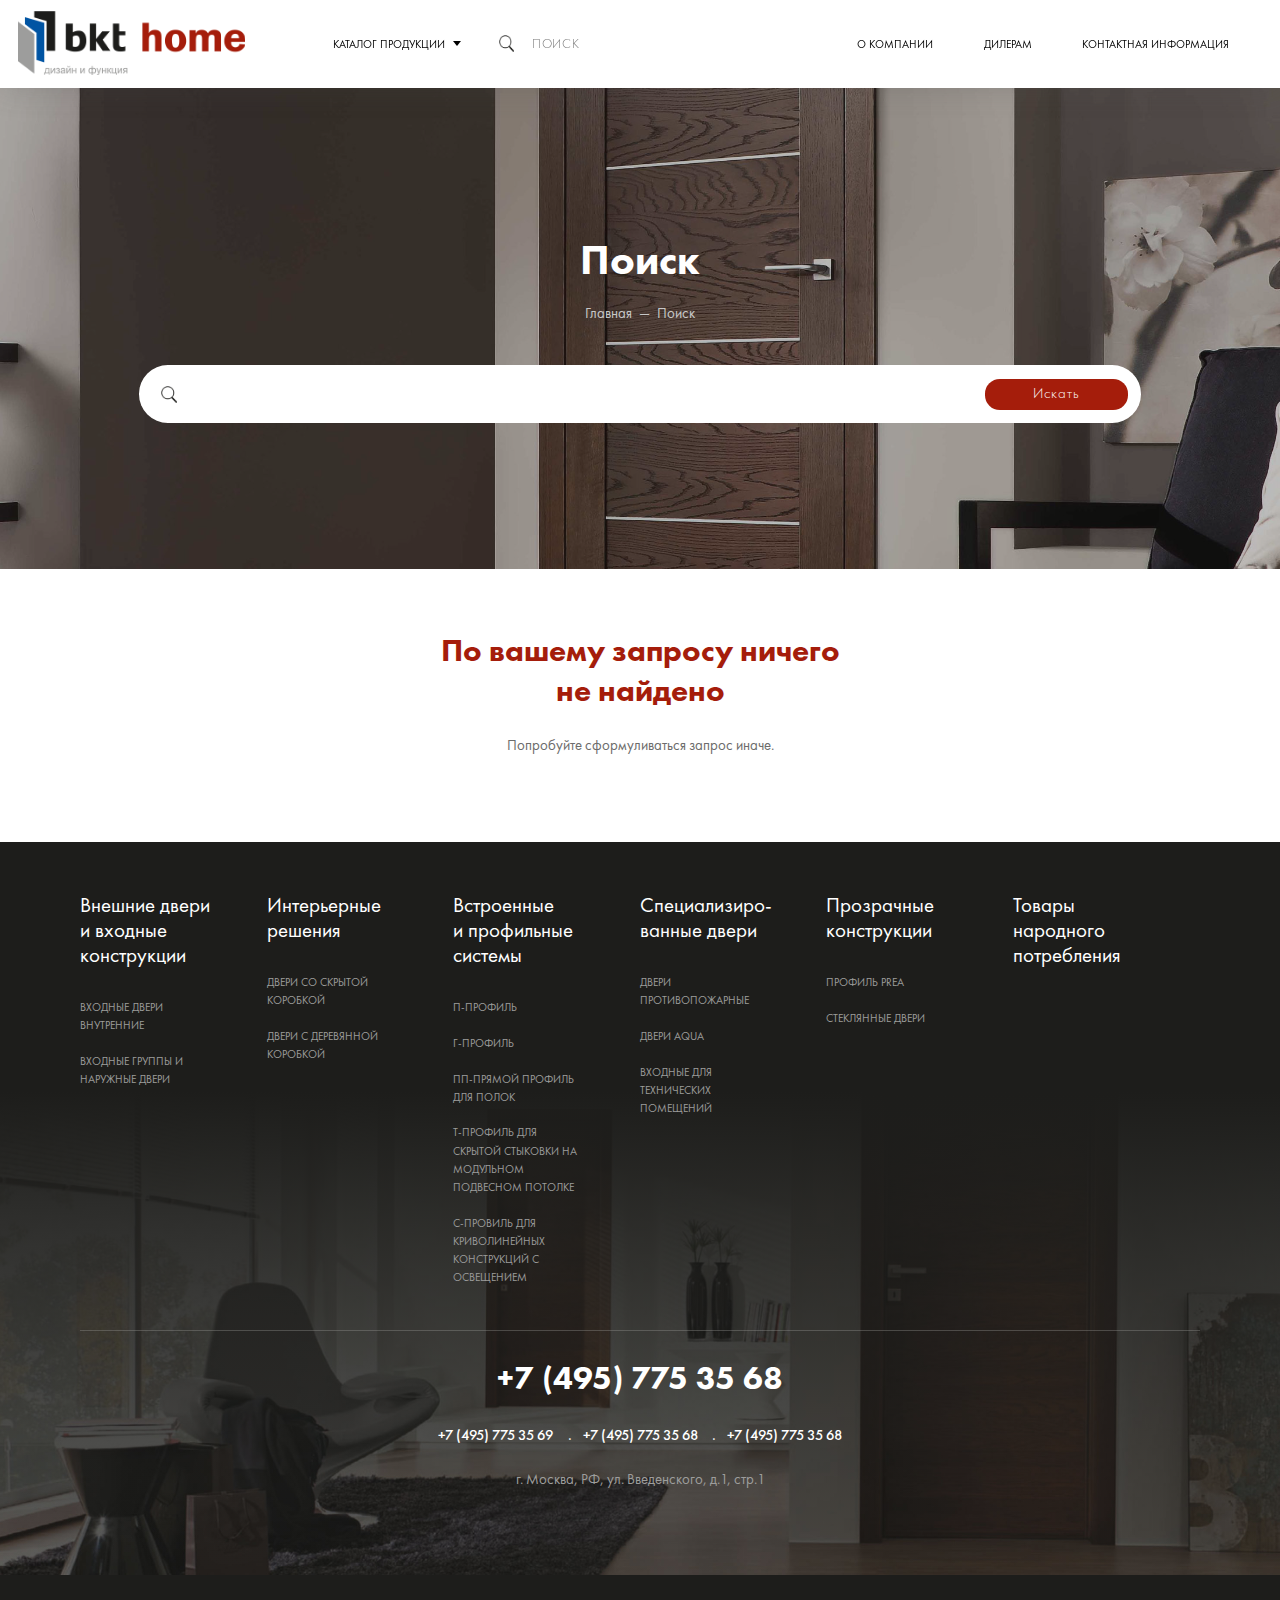
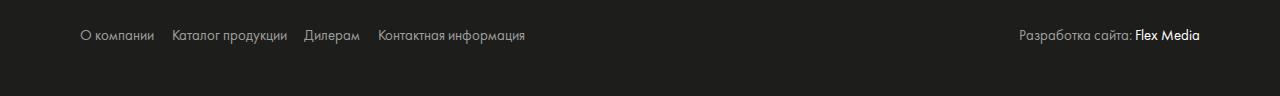
<file: bitrix/templates/main/4-1search.html>
<!DOCTYPE html>
<html>
  <head>
    <meta charset="utf-8">
    <title>4-1search</title>
    <meta name="viewport" content="width=device-width, initial-scale=1">
    <meta name="format-detection" content="telephone=no">
    <link rel="stylesheet" media="all" href="css/screen.css">
    <script src="http://api-maps.yandex.ru/2.1/?lang=ru_RU"></script>
    <script src="js/app.js"></script>
  </head>
  <body>
    <!--BEGIN out-->
    <div class="out out-inner">
      <header class="header"><a class="logo" href="/"></a>
        <nav class="navigation"><a class="navigation-item" href="#">О компании</a><a class="navigation-item" href="#">Дилерам</a><a class="navigation-item" href="#">Контактная информация</a>
        </nav>
        <div class="overlay">
          <div class="nav">
            <div class="nav-trigger"><span>Каталог продукции </span><i></i></div>
            <div class="nav-drop">
              <ul class="level level-1">
                <li class="level-item"><a href="#">Внешние двери и&nbsp;входные конструкции</a>
                  <ul class="level level-2">
                    <li class="level-item"><a href="#">Входные двери внутренние</a></li>
                    <li class="level-item"><a href="#">Входные группы и наружные двери</a></li>
                  </ul>
                </li>
                <li class="level-item"><a href="#">Интерьерные решения</a>
                  <ul class="level level-2">
                    <li class="level-item"><a href="#">Двери со скрытой коробкой</a></li>
                    <li class="level-item"><a href="#">Двери с деревянной коробкой</a></li>
                  </ul>
                </li>
                <li class="level-item"><a href="#">Встроенные и профильные системы</a>
                  <ul class="level level-2">
                    <li class="level-item"><a href="#">П-профиль</a></li>
                    <li class="level-item"><a href="#">Г-профиль</a></li>
                    <li class="level-item"><a href="#">ПП-прямой профиль для полок</a></li>
                    <li class="level-item"><a href="#">Т-профиль для скрытой стыковки на модульном подвесном потолке</a></li>
                    <li class="level-item"><a href="#">С-провиль для криволинейных конструкций с освещением</a></li>
                  </ul>
                </li>
                <li class="level-item"><a href="#">Специализиро&shy;ванные двери</a>
                  <ul class="level level-2">
                    <li class="level-item"><a href="#">Двери противопожарные</a></li>
                    <li class="level-item"><a href="#">Двери AQUA</a></li>
                    <li class="level-item"><a href="#">Входные для технических помещений</a></li>
                  </ul>
                </li>
                <li class="level-item"><a href="#">Прозрачные конструкции</a>
                  <ul class="level level-2">
                    <li class="level-item"><a href="#">Профиль Prea</a></li>
                    <li class="level-item"><a href="#">Стеклянные двери</a></li>
                  </ul>
                </li>
                <li class="level-item"><a href="#">Товары народного потребления</a></li>
              </ul>
            </div>
          </div>
          <div class="header-search">
            <div class="form form-trigger">
              <form>
                <div class="field">
                  <button class="btn-search" type="button"></button>
                </div>
                <div class="field">
                  <input type="text" placeholder="Поиск">
                </div>
              </form>
            </div>
          </div>
        </div>
        <div class="hamburger">
          <div class="hamburger-inner"><span></span><span></span><span></span></div>
        </div>
      </header>
      <div class="wrapper">
        <section class="head">
          <div class="head-bg" style="background-image: url(img/search.jpg)"></div>
          <div class="head-wrap">
            <div class="head-title">Поиск</div>
            <ul class="breadcrumbs">
              <li class="breadcrumbs-item"><a href="#">Главная</a></li>
              <li class="breadcrumbs-item"><a href="#">Поиск</a></li>
            </ul>
            <div class="search">
              <div class="form">
                <div class="field-body">
                  <div class="icon"></div>
                  <input type="text">
                  <button class="btn btn-red" type="submit"><span>Искать</span></button>
                </div>
              </div>
            </div>
          </div>
        </section>
        <section class="container">
          <div class="content">
            <div class="l-center">
              <div class="row">
                <div class="search-results">
                  <div class="title">По вашему запросу ничего 
                    <div>не найдено</div>
                  </div>
                  <div class="results">
                    <div class="no-results">Попробуйте сформуливаться запрос иначе.</div>
                  </div>
                </div>
              </div>
            </div>
          </div>
        </section>
      </div>
      <footer class="footer">
        <div class="footer-top">
          <div class="footer__scale">
            <div style="background-image: url(img/footer.jpg)"></div>
          </div>
          <div class="l-center">
            <nav class="map__catalog">
              <ul class="map__catalog-item">
                <li><a href="#">Внешние двери и&nbsp;входные конструкции</a>
                  <ul>
                    <li><a href="#">Входные двери внутренние</a></li>
                    <li><a href="#">Входные группы и наружные двери</a></li>
                  </ul>
                </li>
              </ul>
              <ul class="map__catalog-item">
                <li><a href="#">Интерьерные решения</a>
                  <ul>
                    <li><a href="#">Двери со скрытой коробкой</a></li>
                    <li><a href="#">Двери с деревянной коробкой</a></li>
                  </ul>
                </li>
              </ul>
              <ul class="map__catalog-item">
                <li><a href="#">Встроенные и&nbsp;профильные системы</a>
                  <ul>
                    <li><a href="#">П-профиль</a></li>
                    <li><a href="#">Г-профиль</a></li>
                    <li><a href="#">ПП-прямой профиль для полок</a></li>
                    <li><a href="#">Т-профиль для скрытой стыковки на модульном подвесном потолке </a></li>
                    <li><a href="#">С-провиль для криволинейных конструкций с освещением</a></li>
                  </ul>
                </li>
              </ul>
              <ul class="map__catalog-item">
                <li><a href="#">Специализиро&shy;ванные двери</a>
                  <ul>
                    <li><a href="#">Двери противопожарные</a></li>
                    <li><a href="#">Двери AQUA</a></li>
                    <li><a href="#">Входные для технических помещений</a></li>
                  </ul>
                </li>
              </ul>
              <ul class="map__catalog-item">
                <li><a href="#">Прозрачные конструкции</a>
                  <ul>
                    <li><a href="#">Профиль Prea</a></li>
                    <li><a href="#">Стеклянные двери</a></li>
                  </ul>
                </li>
              </ul>
              <ul class="map__catalog-item">
                <li><a href="#">Товары народного потребления</a></li>
              </ul>
            </nav>
            <div class="contancts">
              <div class="main__phone"><span>+7 (495) 775 35 68</span></div>
              <ul class="phone__list">
                <li>+7 (495) 775 35 69</li>
                <li>+7 (495) 775 35 68 </li>
                <li>+7 (495) 775 35 68</li>
              </ul>
              <div class="address">г. Москва, РФ, ул. Введенского, д.1, стр.1</div>
            </div>
          </div>
        </div>
        <div class="footer-bottom">
          <div class="l-center">
            <nav class="footer__nav"><a class="footer__nav-item" href="#">О компании</a><a class="footer__nav-item" href="#">Каталог продукции</a><a class="footer__nav-item" href="#">Дилерам</a><a class="footer__nav-item" href="#">Контактная информация</a>
            </nav>
            <div class="developers"><a href="#">Разработка сайта: <span>Flex Media</span></a></div>
          </div>
        </div>
      </footer>
    </div>
    <!--END out-->
    <div class="modal__wrap" data-modal-wrap="callback">
      <div class="modal modal-front">
        <div class="btn-close"></div>
        <div class="modal__title">Форма обратной связи</div>
        <div class="form">
          <form class="js-validate">
            <div class="field">
              <div class="field-head"><span>Ваше имя*</span></div>
              <div class="field-body">
                <input type="text" data-validation="length" data-validation-length="min2">
              </div>
            </div>
            <div class="field">
              <div class="field-head"><span>E-mail*</span></div>
              <div class="field-body">
                <input type="text" data-validation="email">
              </div>
            </div>
            <div class="field">
              <div class="field-head"><span>телефон*</span></div>
              <div class="field-body">
                <input class="numeric" type="text" data-validation="length" data-validation-length="6-20">
              </div>
            </div>
            <div class="field">
              <div class="field-head"><span>сообщение</span></div>
              <div class="field-body">
                <textarea></textarea>
              </div>
            </div>
            <div class="field">
              <button class="btn btn-red" type="submit"><span>Отправить</span></button>
            </div>
          </form>
        </div>
      </div>
      <div class="modal modal-back">
        <div class="btn-close"></div>
        <div class="modal__title">Благодарим вас!</div>
        <div class="modal__text"> 
          <p>В течение рабочего дня с вами свяжется наш менеджер. Спасибо, что выбрали нас!</p>
        </div>
        <div class="close">Закрыть</div>
      </div>
    </div>
    <div class="modal__wrap modal__wrap-size" data-modal-wrap="size">
      <div class="modal modal-front">
        <div class="btn-close"></div>
        <div class="modal__title">Выберите размер</div>
        <div class="form">
          <div class="field">
            <div class="field-body">
              <input type="radio" name="size" id="size-1" value="600 × 2000 × 36 мм">
              <label for="size-1"><span>600 × 2000 × 36 мм</span></label>
            </div>
            <div class="field-body">
              <input type="radio" name="size" id="size-2" value="700 × 2000 × 36 мм">
              <label for="size-2"><span>700 × 2000 × 36 мм</span></label>
            </div>
            <div class="field-body">
              <input type="radio" name="size" id="size-3" value="800 × 2000 × 36 мм">
              <label for="size-3"><span>7800 × 2000 × 36 мм</span></label>
            </div>
          </div>
          <div class="field">
            <div class="field-body">
              <input type="radio" name="size" id="size-4" value="900 × 2000 × 36 мм">
              <label for="size-4"><span>900 × 2000 × 36 мм</span></label>
            </div>
            <div class="field-body">
              <input type="radio" name="size" id="size-5" value="1000 × 2000 × 36 мм">
              <label for="size-5"><span>1000 × 2000 × 36 мм</span></label>
            </div>
          </div>
        </div>
        <div class="form-submit">
          <button class="btn btn-red btn-select" type="button"><span>Выбрать</span></button>
        </div>
      </div>
    </div>
    <div class="modal__wrap modal__wrap-lining" data-modal-wrap="lining">
      <div class="modal modal-front">
        <div class="btn-close"></div>
        <div class="modal__title">Выберите облицовку</div>
        <div class="form">
          <div class="field">
            <div class="field-body">
              <input type="radio" name="lining" id="size-6" value="порошковая окраска">
              <label for="size-6">
                <div class="image__cover"><img src="img/surface.png"></div>
                <div class="caption">порошковая окраска</div>
              </label>
            </div>
          </div>
          <div class="field">
            <div class="field-body">
              <input type="radio" name="lining" id="size-7" value="окраска автоэмалью">
              <label for="size-7">
                <div class="image__cover"><img src="img/surface.png"></div>
                <div class="caption">окраска автоэмалью</div>
              </label>
            </div>
          </div>
          <div class="field">
            <div class="field-body">
              <input type="radio" name="lining" id="size-8" value="окраска жидкими красками">
              <label for="size-8">
                <div class="image__cover"><img src="img/surface.png"></div>
                <div class="caption">окраска жидкими красками</div>
              </label>
            </div>
          </div>
        </div>
        <div class="form-submit">
          <button class="btn btn-red btn-select" type="button"><span>Выбрать</span></button>
        </div>
      </div>
    </div>
    <div class="modal__wrap modal__wrap-color" data-modal-wrap="color">
      <div class="modal modal-front">
        <div class="btn-close"></div>
        <div class="modal__title">Выберите цвет</div>
        <div class="form">
          <div class="field">
            <div class="field-body">
              <div class="color-rotator color-rotator__popup">
                                <div class="color-item">
                                  <input type="radio" name="color" id="t-1" value="Черный">
                                  <label for="t-1">
                                    <div class="color-hex tips" aria-describedby="tips-1" style="background-color:#000000"></div>
                                    <div class="tooltip" id="tips-1" role="tooltip">
                                      <p>Черный</p>
                                    </div>
                                  </label>
                                </div>
                                <div class="color-item">
                                  <input type="radio" name="color" id="t-2" value="Черный">
                                  <label for="t-2">
                                    <div class="color-hex tips" aria-describedby="tips-2" style="background-color:#d7fdce"></div>
                                    <div class="tooltip" id="tips-2" role="tooltip">
                                      <p>Черный</p>
                                    </div>
                                  </label>
                                </div>
                                <div class="color-item">
                                  <input type="radio" name="color" id="t-3" value="Черный">
                                  <label for="t-3">
                                    <div class="color-hex tips" aria-describedby="tips-3" style="background-color:#8d7f0e"></div>
                                    <div class="tooltip" id="tips-3" role="tooltip">
                                      <p>Черный</p>
                                    </div>
                                  </label>
                                </div>
                                <div class="color-item">
                                  <input type="radio" name="color" id="t-4" value="Черный">
                                  <label for="t-4">
                                    <div class="color-hex tips" aria-describedby="tips-4" style="background-color:#40c362"></div>
                                    <div class="tooltip" id="tips-4" role="tooltip">
                                      <p>Черный</p>
                                    </div>
                                  </label>
                                </div>
                                <div class="color-item">
                                  <input type="radio" name="color" id="t-5" value="Черный">
                                  <label for="t-5">
                                    <div class="color-hex tips" aria-describedby="tips-5" style="background-color:#5bd3fd"></div>
                                    <div class="tooltip" id="tips-5" role="tooltip">
                                      <p>Черный</p>
                                    </div>
                                  </label>
                                </div>
                                <div class="color-item">
                                  <input type="radio" name="color" id="t-6" value="Черный">
                                  <label for="t-6">
                                    <div class="color-hex tips" aria-describedby="tips-6" style="background-color:#de7503"></div>
                                    <div class="tooltip" id="tips-6" role="tooltip">
                                      <p>Черный</p>
                                    </div>
                                  </label>
                                </div>
                                <div class="color-item">
                                  <input type="radio" name="color" id="t-7" value="Черный">
                                  <label for="t-7">
                                    <div class="color-hex tips" aria-describedby="tips-7" style="background-color:#000000"></div>
                                    <div class="tooltip" id="tips-7" role="tooltip">
                                      <p>Черный</p>
                                    </div>
                                  </label>
                                </div>
                                <div class="color-item">
                                  <input type="radio" name="color" id="t-8" value="Черный">
                                  <label for="t-8">
                                    <div class="color-hex tips" aria-describedby="tips-8" style="background-color:#d7fdce"></div>
                                    <div class="tooltip" id="tips-8" role="tooltip">
                                      <p>Черный</p>
                                    </div>
                                  </label>
                                </div>
                                <div class="color-item">
                                  <input type="radio" name="color" id="t-9" value="Черный">
                                  <label for="t-9">
                                    <div class="color-hex tips" aria-describedby="tips-9" style="background-color:#8d7f0e"></div>
                                    <div class="tooltip" id="tips-9" role="tooltip">
                                      <p>Черный</p>
                                    </div>
                                  </label>
                                </div>
                                <div class="color-item">
                                  <input type="radio" name="color" id="t-10" value="Черный">
                                  <label for="t-10">
                                    <div class="color-hex tips" aria-describedby="tips-10" style="background-color:#40c362"></div>
                                    <div class="tooltip" id="tips-10" role="tooltip">
                                      <p>Черный</p>
                                    </div>
                                  </label>
                                </div>
                                <div class="color-item">
                                  <input type="radio" name="color" id="t-11" value="Черный">
                                  <label for="t-11">
                                    <div class="color-hex tips" aria-describedby="tips-11" style="background-color:#5bd3fd"></div>
                                    <div class="tooltip" id="tips-11" role="tooltip">
                                      <p>Черный</p>
                                    </div>
                                  </label>
                                </div>
                                <div class="color-item">
                                  <input type="radio" name="color" id="t-12" value="Черный">
                                  <label for="t-12">
                                    <div class="color-hex tips" aria-describedby="tips-12" style="background-color:#de7503"></div>
                                    <div class="tooltip" id="tips-12" role="tooltip">
                                      <p>Черный</p>
                                    </div>
                                  </label>
                                </div>
                                <div class="color-item">
                                  <input type="radio" name="color" id="t-13" value="Черный">
                                  <label for="t-13">
                                    <div class="color-hex tips" aria-describedby="tips-13" style="background-color:#40c362"></div>
                                    <div class="tooltip" id="tips-13" role="tooltip">
                                      <p>Черный</p>
                                    </div>
                                  </label>
                                </div>
                                <div class="color-item">
                                  <input type="radio" name="color" id="t-14" value="Черный">
                                  <label for="t-14">
                                    <div class="color-hex tips" aria-describedby="tips-14" style="background-color:#5bd3fd"></div>
                                    <div class="tooltip" id="tips-14" role="tooltip">
                                      <p>Черный</p>
                                    </div>
                                  </label>
                                </div>
                                <div class="color-item">
                                  <input type="radio" name="color" id="t-15" value="Черный">
                                  <label for="t-15">
                                    <div class="color-hex tips" aria-describedby="tips-15" style="background-color:#de7503"></div>
                                    <div class="tooltip" id="tips-15" role="tooltip">
                                      <p>Черный</p>
                                    </div>
                                  </label>
                                </div>
                                <div class="color-item">
                                  <input type="radio" name="color" id="t-16" value="Черный">
                                  <label for="t-16">
                                    <div class="color-hex tips" aria-describedby="tips-16" style="background-color:#000000"></div>
                                    <div class="tooltip" id="tips-16" role="tooltip">
                                      <p>Черный</p>
                                    </div>
                                  </label>
                                </div>
                                <div class="color-item">
                                  <input type="radio" name="color" id="t-17" value="Черный">
                                  <label for="t-17">
                                    <div class="color-hex tips" aria-describedby="tips-17" style="background-color:#d7fdce"></div>
                                    <div class="tooltip" id="tips-17" role="tooltip">
                                      <p>Черный</p>
                                    </div>
                                  </label>
                                </div>
                                <div class="color-item">
                                  <input type="radio" name="color" id="t-18" value="Черный">
                                  <label for="t-18">
                                    <div class="color-hex tips" aria-describedby="tips-18" style="background-color:#8d7f0e"></div>
                                    <div class="tooltip" id="tips-18" role="tooltip">
                                      <p>Черный</p>
                                    </div>
                                  </label>
                                </div>
                                <div class="color-item">
                                  <input type="radio" name="color" id="t-19" value="Черный">
                                  <label for="t-19">
                                    <div class="color-hex tips" aria-describedby="tips-19" style="background-color:#40c362"></div>
                                    <div class="tooltip" id="tips-19" role="tooltip">
                                      <p>Черный</p>
                                    </div>
                                  </label>
                                </div>
                                <div class="color-item">
                                  <input type="radio" name="color" id="t-20" value="Черный">
                                  <label for="t-20">
                                    <div class="color-hex tips" aria-describedby="tips-20" style="background-color:#5bd3fd"></div>
                                    <div class="tooltip" id="tips-20" role="tooltip">
                                      <p>Черный</p>
                                    </div>
                                  </label>
                                </div>
                                <div class="color-item">
                                  <input type="radio" name="color" id="t-21" value="Черный">
                                  <label for="t-21">
                                    <div class="color-hex tips" aria-describedby="tips-21" style="background-color:#de7503"></div>
                                    <div class="tooltip" id="tips-21" role="tooltip">
                                      <p>Черный</p>
                                    </div>
                                  </label>
                                </div>
                                <div class="color-item">
                                  <input type="radio" name="color" id="t-22" value="Черный">
                                  <label for="t-22">
                                    <div class="color-hex tips" aria-describedby="tips-22" style="background-color:#000000"></div>
                                    <div class="tooltip" id="tips-22" role="tooltip">
                                      <p>Черный</p>
                                    </div>
                                  </label>
                                </div>
                                <div class="color-item">
                                  <input type="radio" name="color" id="t-23" value="Черный">
                                  <label for="t-23">
                                    <div class="color-hex tips" aria-describedby="tips-23" style="background-color:#d7fdce"></div>
                                    <div class="tooltip" id="tips-23" role="tooltip">
                                      <p>Черный</p>
                                    </div>
                                  </label>
                                </div>
                                <div class="color-item">
                                  <input type="radio" name="color" id="t-24" value="Черный">
                                  <label for="t-24">
                                    <div class="color-hex tips" aria-describedby="tips-24" style="background-color:#8d7f0e"></div>
                                    <div class="tooltip" id="tips-24" role="tooltip">
                                      <p>Черный</p>
                                    </div>
                                  </label>
                                </div>
                                <div class="color-item">
                                  <input type="radio" name="color" id="t-25" value="Черный">
                                  <label for="t-25">
                                    <div class="color-hex tips" aria-describedby="tips-25" style="background-color:#40c362"></div>
                                    <div class="tooltip" id="tips-25" role="tooltip">
                                      <p>Черный</p>
                                    </div>
                                  </label>
                                </div>
                                <div class="color-item">
                                  <input type="radio" name="color" id="t-26" value="Черный">
                                  <label for="t-26">
                                    <div class="color-hex tips" aria-describedby="tips-26" style="background-color:#5bd3fd"></div>
                                    <div class="tooltip" id="tips-26" role="tooltip">
                                      <p>Черный</p>
                                    </div>
                                  </label>
                                </div>
                                <div class="color-item">
                                  <input type="radio" name="color" id="t-27" value="Черный">
                                  <label for="t-27">
                                    <div class="color-hex tips" aria-describedby="tips-27" style="background-color:#de7503"></div>
                                    <div class="tooltip" id="tips-27" role="tooltip">
                                      <p>Черный</p>
                                    </div>
                                  </label>
                                </div>
                                <div class="color-item">
                                  <input type="radio" name="color" id="t-28" value="Черный">
                                  <label for="t-28">
                                    <div class="color-hex tips" aria-describedby="tips-28" style="background-color:#40c362"></div>
                                    <div class="tooltip" id="tips-28" role="tooltip">
                                      <p>Черный</p>
                                    </div>
                                  </label>
                                </div>
                                <div class="color-item">
                                  <input type="radio" name="color" id="t-29" value="Черный">
                                  <label for="t-29">
                                    <div class="color-hex tips" aria-describedby="tips-29" style="background-color:#5bd3fd"></div>
                                    <div class="tooltip" id="tips-29" role="tooltip">
                                      <p>Черный</p>
                                    </div>
                                  </label>
                                </div>
                                <div class="color-item">
                                  <input type="radio" name="color" id="t-30" value="Черный">
                                  <label for="t-30">
                                    <div class="color-hex tips" aria-describedby="tips-30" style="background-color:#de7503"></div>
                                    <div class="tooltip" id="tips-30" role="tooltip">
                                      <p>Черный</p>
                                    </div>
                                  </label>
                                </div>
                                <div class="color-item">
                                  <input type="radio" name="color" id="t-31" value="Черный">
                                  <label for="t-31">
                                    <div class="color-hex tips" aria-describedby="tips-31" style="background-color:#000000"></div>
                                    <div class="tooltip" id="tips-31" role="tooltip">
                                      <p>Черный</p>
                                    </div>
                                  </label>
                                </div>
                                <div class="color-item">
                                  <input type="radio" name="color" id="t-32" value="Черный">
                                  <label for="t-32">
                                    <div class="color-hex tips" aria-describedby="tips-32" style="background-color:#d7fdce"></div>
                                    <div class="tooltip" id="tips-32" role="tooltip">
                                      <p>Черный</p>
                                    </div>
                                  </label>
                                </div>
                                <div class="color-item">
                                  <input type="radio" name="color" id="t-33" value="Черный">
                                  <label for="t-33">
                                    <div class="color-hex tips" aria-describedby="tips-33" style="background-color:#8d7f0e"></div>
                                    <div class="tooltip" id="tips-33" role="tooltip">
                                      <p>Черный</p>
                                    </div>
                                  </label>
                                </div>
                                <div class="color-item">
                                  <input type="radio" name="color" id="t-34" value="Черный">
                                  <label for="t-34">
                                    <div class="color-hex tips" aria-describedby="tips-34" style="background-color:#40c362"></div>
                                    <div class="tooltip" id="tips-34" role="tooltip">
                                      <p>Черный</p>
                                    </div>
                                  </label>
                                </div>
                                <div class="color-item">
                                  <input type="radio" name="color" id="t-35" value="Черный">
                                  <label for="t-35">
                                    <div class="color-hex tips" aria-describedby="tips-35" style="background-color:#5bd3fd"></div>
                                    <div class="tooltip" id="tips-35" role="tooltip">
                                      <p>Черный</p>
                                    </div>
                                  </label>
                                </div>
                                <div class="color-item">
                                  <input type="radio" name="color" id="t-36" value="Черный">
                                  <label for="t-36">
                                    <div class="color-hex tips" aria-describedby="tips-36" style="background-color:#de7503"></div>
                                    <div class="tooltip" id="tips-36" role="tooltip">
                                      <p>Черный</p>
                                    </div>
                                  </label>
                                </div>
                                <div class="color-item">
                                  <input type="radio" name="color" id="t-37" value="Черный">
                                  <label for="t-37">
                                    <div class="color-hex tips" aria-describedby="tips-37" style="background-color:#000000"></div>
                                    <div class="tooltip" id="tips-37" role="tooltip">
                                      <p>Черный</p>
                                    </div>
                                  </label>
                                </div>
                                <div class="color-item">
                                  <input type="radio" name="color" id="t-38" value="Черный">
                                  <label for="t-38">
                                    <div class="color-hex tips" aria-describedby="tips-38" style="background-color:#d7fdce"></div>
                                    <div class="tooltip" id="tips-38" role="tooltip">
                                      <p>Черный</p>
                                    </div>
                                  </label>
                                </div>
                                <div class="color-item">
                                  <input type="radio" name="color" id="t-39" value="Черный">
                                  <label for="t-39">
                                    <div class="color-hex tips" aria-describedby="tips-39" style="background-color:#8d7f0e"></div>
                                    <div class="tooltip" id="tips-39" role="tooltip">
                                      <p>Черный</p>
                                    </div>
                                  </label>
                                </div>
                                <div class="color-item">
                                  <input type="radio" name="color" id="t-40" value="Черный">
                                  <label for="t-40">
                                    <div class="color-hex tips" aria-describedby="tips-40" style="background-color:#40c362"></div>
                                    <div class="tooltip" id="tips-40" role="tooltip">
                                      <p>Черный</p>
                                    </div>
                                  </label>
                                </div>
                                <div class="color-item">
                                  <input type="radio" name="color" id="t-41" value="Черный">
                                  <label for="t-41">
                                    <div class="color-hex tips" aria-describedby="tips-41" style="background-color:#5bd3fd"></div>
                                    <div class="tooltip" id="tips-41" role="tooltip">
                                      <p>Черный</p>
                                    </div>
                                  </label>
                                </div>
                                <div class="color-item">
                                  <input type="radio" name="color" id="t-42" value="Черный">
                                  <label for="t-42">
                                    <div class="color-hex tips" aria-describedby="tips-42" style="background-color:#de7503"></div>
                                    <div class="tooltip" id="tips-42" role="tooltip">
                                      <p>Черный</p>
                                    </div>
                                  </label>
                                </div>
                                <div class="color-item">
                                  <input type="radio" name="color" id="t-43" value="Черный">
                                  <label for="t-43">
                                    <div class="color-hex tips" aria-describedby="tips-43" style="background-color:#40c362"></div>
                                    <div class="tooltip" id="tips-43" role="tooltip">
                                      <p>Черный</p>
                                    </div>
                                  </label>
                                </div>
                                <div class="color-item">
                                  <input type="radio" name="color" id="t-44" value="Черный">
                                  <label for="t-44">
                                    <div class="color-hex tips" aria-describedby="tips-44" style="background-color:#5bd3fd"></div>
                                    <div class="tooltip" id="tips-44" role="tooltip">
                                      <p>Черный</p>
                                    </div>
                                  </label>
                                </div>
                                <div class="color-item">
                                  <input type="radio" name="color" id="t-45" value="Черный">
                                  <label for="t-45">
                                    <div class="color-hex tips" aria-describedby="tips-45" style="background-color:#de7503"></div>
                                    <div class="tooltip" id="tips-45" role="tooltip">
                                      <p>Черный</p>
                                    </div>
                                  </label>
                                </div>
                                <div class="color-item">
                                  <input type="radio" name="color" id="t-46" value="Черный">
                                  <label for="t-46">
                                    <div class="color-hex tips" aria-describedby="tips-46" style="background-color:#000000"></div>
                                    <div class="tooltip" id="tips-46" role="tooltip">
                                      <p>Черный</p>
                                    </div>
                                  </label>
                                </div>
                                <div class="color-item">
                                  <input type="radio" name="color" id="t-47" value="Черный">
                                  <label for="t-47">
                                    <div class="color-hex tips" aria-describedby="tips-47" style="background-color:#d7fdce"></div>
                                    <div class="tooltip" id="tips-47" role="tooltip">
                                      <p>Черный</p>
                                    </div>
                                  </label>
                                </div>
                                <div class="color-item">
                                  <input type="radio" name="color" id="t-48" value="Черный">
                                  <label for="t-48">
                                    <div class="color-hex tips" aria-describedby="tips-48" style="background-color:#8d7f0e"></div>
                                    <div class="tooltip" id="tips-48" role="tooltip">
                                      <p>Черный</p>
                                    </div>
                                  </label>
                                </div>
                                <div class="color-item">
                                  <input type="radio" name="color" id="t-49" value="Черный">
                                  <label for="t-49">
                                    <div class="color-hex tips" aria-describedby="tips-49" style="background-color:#40c362"></div>
                                    <div class="tooltip" id="tips-49" role="tooltip">
                                      <p>Черный</p>
                                    </div>
                                  </label>
                                </div>
                                <div class="color-item">
                                  <input type="radio" name="color" id="t-50" value="Черный">
                                  <label for="t-50">
                                    <div class="color-hex tips" aria-describedby="tips-50" style="background-color:#5bd3fd"></div>
                                    <div class="tooltip" id="tips-50" role="tooltip">
                                      <p>Черный</p>
                                    </div>
                                  </label>
                                </div>
                                <div class="color-item">
                                  <input type="radio" name="color" id="t-51" value="Черный">
                                  <label for="t-51">
                                    <div class="color-hex tips" aria-describedby="tips-51" style="background-color:#de7503"></div>
                                    <div class="tooltip" id="tips-51" role="tooltip">
                                      <p>Черный</p>
                                    </div>
                                  </label>
                                </div>
                                <div class="color-item">
                                  <input type="radio" name="color" id="t-52" value="Черный">
                                  <label for="t-52">
                                    <div class="color-hex tips" aria-describedby="tips-52" style="background-color:#000000"></div>
                                    <div class="tooltip" id="tips-52" role="tooltip">
                                      <p>Черный</p>
                                    </div>
                                  </label>
                                </div>
                                <div class="color-item">
                                  <input type="radio" name="color" id="t-53" value="Черный">
                                  <label for="t-53">
                                    <div class="color-hex tips" aria-describedby="tips-53" style="background-color:#d7fdce"></div>
                                    <div class="tooltip" id="tips-53" role="tooltip">
                                      <p>Черный</p>
                                    </div>
                                  </label>
                                </div>
                                <div class="color-item">
                                  <input type="radio" name="color" id="t-54" value="Черный">
                                  <label for="t-54">
                                    <div class="color-hex tips" aria-describedby="tips-54" style="background-color:#8d7f0e"></div>
                                    <div class="tooltip" id="tips-54" role="tooltip">
                                      <p>Черный</p>
                                    </div>
                                  </label>
                                </div>
                                <div class="color-item">
                                  <input type="radio" name="color" id="t-55" value="Черный">
                                  <label for="t-55">
                                    <div class="color-hex tips" aria-describedby="tips-55" style="background-color:#40c362"></div>
                                    <div class="tooltip" id="tips-55" role="tooltip">
                                      <p>Черный</p>
                                    </div>
                                  </label>
                                </div>
                                <div class="color-item">
                                  <input type="radio" name="color" id="t-56" value="Черный">
                                  <label for="t-56">
                                    <div class="color-hex tips" aria-describedby="tips-56" style="background-color:#5bd3fd"></div>
                                    <div class="tooltip" id="tips-56" role="tooltip">
                                      <p>Черный</p>
                                    </div>
                                  </label>
                                </div>
                                <div class="color-item">
                                  <input type="radio" name="color" id="t-57" value="Черный">
                                  <label for="t-57">
                                    <div class="color-hex tips" aria-describedby="tips-57" style="background-color:#de7503"></div>
                                    <div class="tooltip" id="tips-57" role="tooltip">
                                      <p>Черный</p>
                                    </div>
                                  </label>
                                </div>
                                <div class="color-item">
                                  <input type="radio" name="color" id="t-58" value="Черный">
                                  <label for="t-58">
                                    <div class="color-hex tips" aria-describedby="tips-58" style="background-color:#40c362"></div>
                                    <div class="tooltip" id="tips-58" role="tooltip">
                                      <p>Черный</p>
                                    </div>
                                  </label>
                                </div>
                                <div class="color-item">
                                  <input type="radio" name="color" id="t-59" value="Черный">
                                  <label for="t-59">
                                    <div class="color-hex tips" aria-describedby="tips-59" style="background-color:#5bd3fd"></div>
                                    <div class="tooltip" id="tips-59" role="tooltip">
                                      <p>Черный</p>
                                    </div>
                                  </label>
                                </div>
                                <div class="color-item">
                                  <input type="radio" name="color" id="t-60" value="Черный">
                                  <label for="t-60">
                                    <div class="color-hex tips" aria-describedby="tips-60" style="background-color:#de7503"></div>
                                    <div class="tooltip" id="tips-60" role="tooltip">
                                      <p>Черный</p>
                                    </div>
                                  </label>
                                </div>
                                <div class="color-item">
                                  <input type="radio" name="color" id="t-61" value="Черный">
                                  <label for="t-61">
                                    <div class="color-hex tips" aria-describedby="tips-61" style="background-color:#000000"></div>
                                    <div class="tooltip" id="tips-61" role="tooltip">
                                      <p>Черный</p>
                                    </div>
                                  </label>
                                </div>
                                <div class="color-item">
                                  <input type="radio" name="color" id="t-62" value="Черный">
                                  <label for="t-62">
                                    <div class="color-hex tips" aria-describedby="tips-62" style="background-color:#d7fdce"></div>
                                    <div class="tooltip" id="tips-62" role="tooltip">
                                      <p>Черный</p>
                                    </div>
                                  </label>
                                </div>
                                <div class="color-item">
                                  <input type="radio" name="color" id="t-63" value="Черный">
                                  <label for="t-63">
                                    <div class="color-hex tips" aria-describedby="tips-63" style="background-color:#8d7f0e"></div>
                                    <div class="tooltip" id="tips-63" role="tooltip">
                                      <p>Черный</p>
                                    </div>
                                  </label>
                                </div>
                                <div class="color-item">
                                  <input type="radio" name="color" id="t-64" value="Черный">
                                  <label for="t-64">
                                    <div class="color-hex tips" aria-describedby="tips-64" style="background-color:#40c362"></div>
                                    <div class="tooltip" id="tips-64" role="tooltip">
                                      <p>Черный</p>
                                    </div>
                                  </label>
                                </div>
                                <div class="color-item">
                                  <input type="radio" name="color" id="t-65" value="Черный">
                                  <label for="t-65">
                                    <div class="color-hex tips" aria-describedby="tips-65" style="background-color:#5bd3fd"></div>
                                    <div class="tooltip" id="tips-65" role="tooltip">
                                      <p>Черный</p>
                                    </div>
                                  </label>
                                </div>
                                <div class="color-item">
                                  <input type="radio" name="color" id="t-66" value="Черный">
                                  <label for="t-66">
                                    <div class="color-hex tips" aria-describedby="tips-66" style="background-color:#de7503"></div>
                                    <div class="tooltip" id="tips-66" role="tooltip">
                                      <p>Черный</p>
                                    </div>
                                  </label>
                                </div>
                                <div class="color-item">
                                  <input type="radio" name="color" id="t-67" value="Черный">
                                  <label for="t-67">
                                    <div class="color-hex tips" aria-describedby="tips-67" style="background-color:#000000"></div>
                                    <div class="tooltip" id="tips-67" role="tooltip">
                                      <p>Черный</p>
                                    </div>
                                  </label>
                                </div>
                                <div class="color-item">
                                  <input type="radio" name="color" id="t-68" value="Черный">
                                  <label for="t-68">
                                    <div class="color-hex tips" aria-describedby="tips-68" style="background-color:#d7fdce"></div>
                                    <div class="tooltip" id="tips-68" role="tooltip">
                                      <p>Черный</p>
                                    </div>
                                  </label>
                                </div>
                                <div class="color-item">
                                  <input type="radio" name="color" id="t-69" value="Черный">
                                  <label for="t-69">
                                    <div class="color-hex tips" aria-describedby="tips-69" style="background-color:#8d7f0e"></div>
                                    <div class="tooltip" id="tips-69" role="tooltip">
                                      <p>Черный</p>
                                    </div>
                                  </label>
                                </div>
                                <div class="color-item">
                                  <input type="radio" name="color" id="t-70" value="Черный">
                                  <label for="t-70">
                                    <div class="color-hex tips" aria-describedby="tips-70" style="background-color:#40c362"></div>
                                    <div class="tooltip" id="tips-70" role="tooltip">
                                      <p>Черный</p>
                                    </div>
                                  </label>
                                </div>
                                <div class="color-item">
                                  <input type="radio" name="color" id="t-71" value="Черный">
                                  <label for="t-71">
                                    <div class="color-hex tips" aria-describedby="tips-71" style="background-color:#000000"></div>
                                    <div class="tooltip" id="tips-71" role="tooltip">
                                      <p>Черный</p>
                                    </div>
                                  </label>
                                </div>
                                <div class="color-item">
                                  <input type="radio" name="color" id="t-72" value="Черный">
                                  <label for="t-72">
                                    <div class="color-hex tips" aria-describedby="tips-72" style="background-color:#d7fdce"></div>
                                    <div class="tooltip" id="tips-72" role="tooltip">
                                      <p>Черный</p>
                                    </div>
                                  </label>
                                </div>
                                <div class="color-item">
                                  <input type="radio" name="color" id="t-73" value="Черный">
                                  <label for="t-73">
                                    <div class="color-hex tips" aria-describedby="tips-73" style="background-color:#8d7f0e"></div>
                                    <div class="tooltip" id="tips-73" role="tooltip">
                                      <p>Черный</p>
                                    </div>
                                  </label>
                                </div>
                                <div class="color-item">
                                  <input type="radio" name="color" id="t-74" value="Черный">
                                  <label for="t-74">
                                    <div class="color-hex tips" aria-describedby="tips-74" style="background-color:#40c362"></div>
                                    <div class="tooltip" id="tips-74" role="tooltip">
                                      <p>Черный</p>
                                    </div>
                                  </label>
                                </div>
                                <div class="color-item">
                                  <input type="radio" name="color" id="t-75" value="Черный">
                                  <label for="t-75">
                                    <div class="color-hex tips" aria-describedby="tips-75" style="background-color:#5bd3fd"></div>
                                    <div class="tooltip" id="tips-75" role="tooltip">
                                      <p>Черный</p>
                                    </div>
                                  </label>
                                </div>
              </div>
              <div class="rotator-navi">
                <div class="rotator-arrow rotator-arrow__left"></div>
                <div class="rotator-counter">
                  <div class="rotator__counter-current">1</div>
                  <div class="rotator__counter-separator">/</div>
                  <div class="rotator__counter-all">4</div>
                </div>
                <div class="rotator-arrow rotator-arrow__right"></div>
              </div>
            </div>
          </div>
        </div>
        <div class="form-submit">
          <button class="btn btn-red btn-select" type="button"><span>Выбрать</span></button>
        </div>
      </div>
    </div>
    <div class="modal__wrap modal__wrap-equipment" data-modal-wrap="equipment">
      <div class="modal modal-front">
        <div class="btn-close"></div>
        <div class="modal__title">Выберите комплектацию</div>
        <div class="form">
          <div class="field">
            <div class="field-body">
              <div class="tab-container">
                <div class="tab-nav">
                  <ul>
                                        <li class="tab__item"><a data-tab="tab0">главный замок</a></li>
                                        <li class="tab__item"><a data-tab="tab1">дневной замок</a></li>
                                        <li class="tab__item"><a data-tab="tab2">нижний замок</a></li>
                                        <li class="tab__item"><a data-tab="tab3">ручка</a></li>
                  </ul>
                </div>
                <div class="tab-in">
                  <div class="tab-cont" data-tab-cont="tab0">
                    <div class="furn-rotator furn-popup">
                                            <div class="furn-rotator__item">
                                              <input id="id-1" type="radio" name="furniture" data-value="Бренд: Кале, Серия: 1013JU" value="Бренд: Кале, Серия: 1013JU" data-category="Главный замок">
                                              <label for="id-1">
                                                <div class="rotator__item-inner">
                                                  <div class="image__cover"><img src="img/furniture-slide.jpg"></div>
                                                  <div class="descr">
                                                    <div class="name">Бренд: Kale</div>
                                                    <div class="series">Серия: 1013JU</div>
                                                  </div>
                                                </div>
                                              </label>
                                            </div>
                                            <div class="furn-rotator__item">
                                              <input id="id-2" type="radio" name="furniture" data-value="Бренд: Zaha Hadid, Серия: 12Kid" value="Бренд: Zaha Hadid, Серия: 12Kid" data-category="Главный замок">
                                              <label for="id-2">
                                                <div class="rotator__item-inner">
                                                  <div class="image__cover"><img src="img/furniture-slide.jpg"></div>
                                                  <div class="descr">
                                                    <div class="name">Бренд: Zaha Hadid</div>
                                                    <div class="series">Серия: 12Kid</div>
                                                  </div>
                                                </div>
                                              </label>
                                            </div>
                                            <div class="furn-rotator__item">
                                              <input id="id-3" type="radio" name="furniture" data-value="Бренд: Gerda, Серия: 138990" value="Бренд: Gerda, Серия: 138990" data-category="Главный замок">
                                              <label for="id-3">
                                                <div class="rotator__item-inner">
                                                  <div class="image__cover"><img src="img/furniture-slide.jpg"></div>
                                                  <div class="descr">
                                                    <div class="name">Бренд: Gerda</div>
                                                    <div class="series">Серия: 138990</div>
                                                  </div>
                                                </div>
                                              </label>
                                            </div>
                                            <div class="furn-rotator__item">
                                              <input id="id-4" type="radio" name="furniture" data-value="Бренд: Gerda, Серия: 138990" value="Бренд: Gerda, Серия: 138990" data-category="Главный замок">
                                              <label for="id-4">
                                                <div class="rotator__item-inner">
                                                  <div class="image__cover"><img src="img/furniture-slide.jpg"></div>
                                                  <div class="descr">
                                                    <div class="name">Бренд: Gerda</div>
                                                    <div class="series">Серия: 138990</div>
                                                  </div>
                                                </div>
                                              </label>
                                            </div>
                    </div>
                    <div class="rotator-navi">
                      <div class="rotator-arrow rotator-arrow__left"></div>
                      <div class="rotator-counter">
                        <div class="rotator__counter-current">1</div>
                        <div class="rotator__counter-separator">/</div>
                        <div class="rotator__counter-all">4</div>
                      </div>
                      <div class="rotator-arrow rotator-arrow__right"></div>
                    </div>
                  </div>
                  <div class="tab-cont" data-tab-cont="tab1">
                    <div class="furn-rotator furn-popup">
                                            <div class="furn-rotator__item">
                                              <input id="id-5" type="radio" name="furniture1" data-value="Бренд: Кале, Серия: 1013JU" value="Бренд: Кале, Серия: 1013JU" data-category="Дверной замок">
                                              <label for="id-5">
                                                <div class="rotator__item-inner">
                                                  <div class="image__cover"><img src="img/furniture-slide.jpg"></div>
                                                  <div class="descr">
                                                    <div class="name">Бренд: Kale</div>
                                                    <div class="series">Серия: 1013JU</div>
                                                  </div>
                                                </div>
                                              </label>
                                            </div>
                                            <div class="furn-rotator__item">
                                              <input id="id-6" type="radio" name="furniture1" data-value="Бренд: Zaha Hadid, Серия: 12Kid" value="Бренд: Zaha Hadid, Серия: 12Kid" data-category="Дверной замок">
                                              <label for="id-6">
                                                <div class="rotator__item-inner">
                                                  <div class="image__cover"><img src="img/furniture-slide.jpg"></div>
                                                  <div class="descr">
                                                    <div class="name">Бренд: Zaha Hadid</div>
                                                    <div class="series">Серия: 12Kid</div>
                                                  </div>
                                                </div>
                                              </label>
                                            </div>
                                            <div class="furn-rotator__item">
                                              <input id="id-7" type="radio" name="furniture1" data-value="Бренд: Gerda, Серия: 138990" value="Бренд: Gerda, Серия: 138990" data-category="Дверной замок">
                                              <label for="id-7">
                                                <div class="rotator__item-inner">
                                                  <div class="image__cover"><img src="img/furniture-slide.jpg"></div>
                                                  <div class="descr">
                                                    <div class="name">Бренд: Gerda</div>
                                                    <div class="series">Серия: 138990</div>
                                                  </div>
                                                </div>
                                              </label>
                                            </div>
                    </div>
                    <div class="rotator-navi">
                      <div class="rotator-arrow rotator-arrow__left"></div>
                      <div class="rotator-counter">
                        <div class="rotator__counter-current">1</div>
                        <div class="rotator__counter-separator">/</div>
                        <div class="rotator__counter-all">4</div>
                      </div>
                      <div class="rotator-arrow rotator-arrow__right"></div>
                    </div>
                  </div>
                  <div class="tab-cont" data-tab-cont="tab2">
                    <div class="furn-rotator furn-popup">
                                            <div class="furn-rotator__item">
                                              <input id="id-8" type="radio" name="furniture2" data-value="Бренд: Кале, Серия: 1013JU" value="Бренд: Кале, Серия: 1013JU" data-category="Нижний замок">
                                              <label for="id-8">
                                                <div class="rotator__item-inner">
                                                  <div class="image__cover"><img src="img/furniture-slide.jpg"></div>
                                                  <div class="descr">
                                                    <div class="name">Бренд: Kale</div>
                                                    <div class="series">Серия: 1013JU</div>
                                                  </div>
                                                </div>
                                              </label>
                                            </div>
                                            <div class="furn-rotator__item">
                                              <input id="id-9" type="radio" name="furniture2" data-value="Бренд: Zaha Hadid, Серия: 12Kid" value="Бренд: Zaha Hadid, Серия: 12Kid" data-category="Нижний замок">
                                              <label for="id-9">
                                                <div class="rotator__item-inner">
                                                  <div class="image__cover"><img src="img/furniture-slide.jpg"></div>
                                                  <div class="descr">
                                                    <div class="name">Бренд: Zaha Hadid</div>
                                                    <div class="series">Серия: 12Kid</div>
                                                  </div>
                                                </div>
                                              </label>
                                            </div>
                                            <div class="furn-rotator__item">
                                              <input id="id-10" type="radio" name="furniture2" data-value="Бренд: Gerda, Серия: 138990" value="Бренд: Gerda, Серия: 138990" data-category="Нижний замок">
                                              <label for="id-10">
                                                <div class="rotator__item-inner">
                                                  <div class="image__cover"><img src="img/furniture-slide.jpg"></div>
                                                  <div class="descr">
                                                    <div class="name">Бренд: Gerda</div>
                                                    <div class="series">Серия: 138990</div>
                                                  </div>
                                                </div>
                                              </label>
                                            </div>
                                            <div class="furn-rotator__item">
                                              <input id="id-11" type="radio" name="furniture2" data-value="Бренд: Кале, Серия: 1013JU" value="Бренд: Кале, Серия: 1013JU" data-category="Нижний замок">
                                              <label for="id-11">
                                                <div class="rotator__item-inner">
                                                  <div class="image__cover"><img src="img/furniture-slide.jpg"></div>
                                                  <div class="descr">
                                                    <div class="name">Бренд: Kale</div>
                                                    <div class="series">Серия: 1013JU</div>
                                                  </div>
                                                </div>
                                              </label>
                                            </div>
                                            <div class="furn-rotator__item">
                                              <input id="id-12" type="radio" name="furniture2" data-value="Бренд: Zaha Hadid, Серия: 12Kid" value="Бренд: Zaha Hadid, Серия: 12Kid" data-category="Нижний замок">
                                              <label for="id-12">
                                                <div class="rotator__item-inner">
                                                  <div class="image__cover"><img src="img/furniture-slide.jpg"></div>
                                                  <div class="descr">
                                                    <div class="name">Бренд: Zaha Hadid</div>
                                                    <div class="series">Серия: 12Kid</div>
                                                  </div>
                                                </div>
                                              </label>
                                            </div>
                                            <div class="furn-rotator__item">
                                              <input id="id-13" type="radio" name="furniture2" data-value="Бренд: Gerda, Серия: 138990" value="Бренд: Gerda, Серия: 138990" data-category="Нижний замок">
                                              <label for="id-13">
                                                <div class="rotator__item-inner">
                                                  <div class="image__cover"><img src="img/furniture-slide.jpg"></div>
                                                  <div class="descr">
                                                    <div class="name">Бренд: Gerda</div>
                                                    <div class="series">Серия: 138990</div>
                                                  </div>
                                                </div>
                                              </label>
                                            </div>
                    </div>
                    <div class="rotator-navi">
                      <div class="rotator-arrow rotator-arrow__left"></div>
                      <div class="rotator-counter">
                        <div class="rotator__counter-current">1</div>
                        <div class="rotator__counter-separator">/</div>
                        <div class="rotator__counter-all">4</div>
                      </div>
                      <div class="rotator-arrow rotator-arrow__right"></div>
                    </div>
                  </div>
                  <div class="tab-cont" data-tab-cont="tab3">
                    <div class="furn-rotator furn-popup">
                                            <div class="furn-rotator__item">
                                              <input id="id-14" type="radio" name="furniture3" data-value="Бренд: Кале, Серия: 1013JU" value="Бренд: Кале, Серия: 1013JU" data-category="Ручка">
                                              <label for="id-14">
                                                <div class="rotator__item-inner">
                                                  <div class="image__cover"><img src="img/furniture-slide.jpg"></div>
                                                  <div class="descr">
                                                    <div class="name">Бренд: Kale</div>
                                                    <div class="series">Серия: 1013JU</div>
                                                  </div>
                                                </div>
                                              </label>
                                            </div>
                                            <div class="furn-rotator__item">
                                              <input id="id-15" type="radio" name="furniture3" data-value="Бренд: Zaha Hadid, Серия: 12Kid" value="Бренд: Zaha Hadid, Серия: 12Kid" data-category="Ручка">
                                              <label for="id-15">
                                                <div class="rotator__item-inner">
                                                  <div class="image__cover"><img src="img/furniture-slide.jpg"></div>
                                                  <div class="descr">
                                                    <div class="name">Бренд: Zaha Hadid</div>
                                                    <div class="series">Серия: 12Kid</div>
                                                  </div>
                                                </div>
                                              </label>
                                            </div>
                    </div>
                    <div class="rotator-navi">
                      <div class="rotator-arrow rotator-arrow__left"></div>
                      <div class="rotator-counter">
                        <div class="rotator__counter-current">1</div>
                        <div class="rotator__counter-separator">/</div>
                        <div class="rotator__counter-all">4</div>
                      </div>
                      <div class="rotator-arrow rotator-arrow__right"></div>
                    </div>
                  </div>
                </div>
              </div>
            </div>
          </div>
        </div>
        <div class="form-submit">
          <button class="btn btn-red btn-select" type="button"><span>Выбрать</span></button>
        </div>
      </div>
    </div>
    <div class="modal__wrap modal__wrap-order" data-modal-wrap="order">
      <div class="modal modal-front">
        <div class="btn-close"></div>
        <div class="modal__title">Форма обратной связи</div>
        <div class="form">
          <form class="js-validate">
            <div class="columns">
              <div class="columns__left">
                <div class="field">
                  <div class="field-head"><span>имя*</span></div>
                  <div class="field-body">
                    <input type="text" data-validation="length" data-validation-length="min2">
                  </div>
                </div>
                <div class="field">
                  <div class="field-head"><span>E-mail*</span></div>
                  <div class="field-body">
                    <input type="text" data-validation="email">
                  </div>
                </div>
              </div>
              <div class="columns__right">
                <div class="field">
                  <div class="field-head"><span>фамилия</span></div>
                  <div class="field-body">
                    <input type="text">
                  </div>
                </div>
                <div class="field">
                  <div class="field-head"><span>телефон*</span></div>
                  <div class="field-body">
                    <input class="numeric" type="text" data-validation="length" data-validation-length="6-20">
                  </div>
                </div>
              </div>
            </div>
            <div class="field">
              <div class="field-head"><span>Ваш заказ*</span></div>
              <div class="field-body">
                <textarea class="no-event" readonly>Наружная дверь гранит L, р-р 2000х600 мм, филенчатая ламинированная с горизонтальными вставками из нержавеющей стали, цвет венге, комплект ручек “Заха Хадид”.</textarea>
              </div>
            </div>
            <div class="field">
              <div class="field-head"><span>Комментарий к заказу</span></div>
              <div class="field-body">
                <textarea></textarea>
              </div>
            </div>
            <div class="field">
              <button class="btn btn-red" type="submit"><span>Отправить</span></button>
            </div>
          </form>
        </div>
      </div>
      <div class="modal modal-back">
        <div class="btn-close"></div>
        <div class="modal__title">Благодарим вас!</div>
        <div class="modal__text"> 
          <p>В течение рабочего дня с вами свяжется наш менеджер. Спасибо, что выбрали нас!</p>
        </div>
        <div class="close">Закрыть</div>
      </div>
    </div>
    <div class="mobile__navi">
      <div class="mobile__navi-container">
        <div class="menu__navi-header">
          <div class="close"><span></span></div>
          <div class="form-container form-trigger">
            <form>
              <div class="field">
                <button class="btn-search" type="button"></button>
              </div>
              <div class="field">
                <input type="text" placeholder="Поиск">
              </div>
            </form>
          </div>
        </div>
        <div class="menu__content">
          <ul>
            <li><a href="">Каталог продукции</a>
              <ul>
                <li><a href="">Внешние двери и входные конструкции<i></i></a></li>
                <li><a href="">Интерьерные решения<i></i></a></li>
                <li><a href="">Встроенные и профильные системы<i></i></a></li>
                <li><a href="">Специализированные двери<i></i></a></li>
                <li><a href="">Прозрачные конструкции<i></i></a></li>
                <li><a href="">Товары народного потребления</a></li>
              </ul>
            </li>
            <li><a href="">О компании</a></li>
            <li><a href="">Дилерам</a></li>
            <li><a href="">Контактная информация</a></li>
          </ul>
        </div>
      </div>
    </div>
  </body>
</html>
</file>
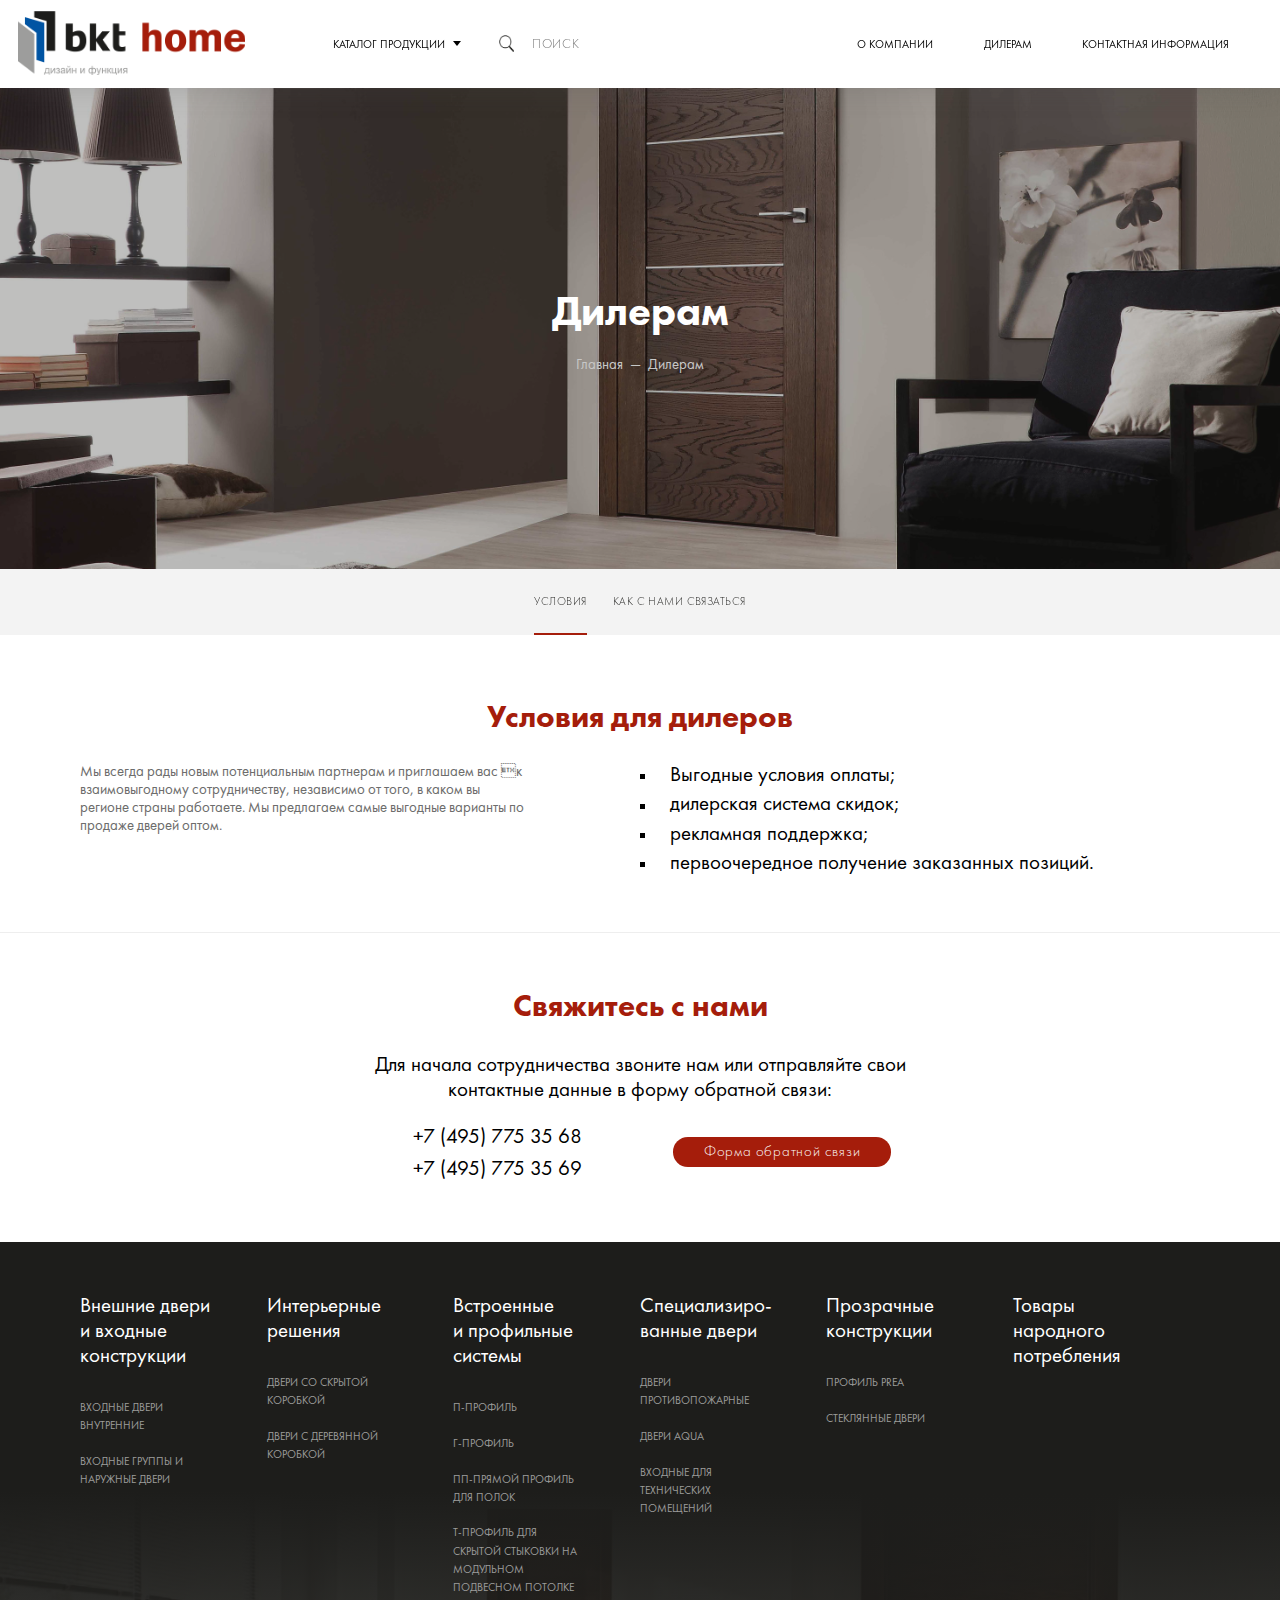
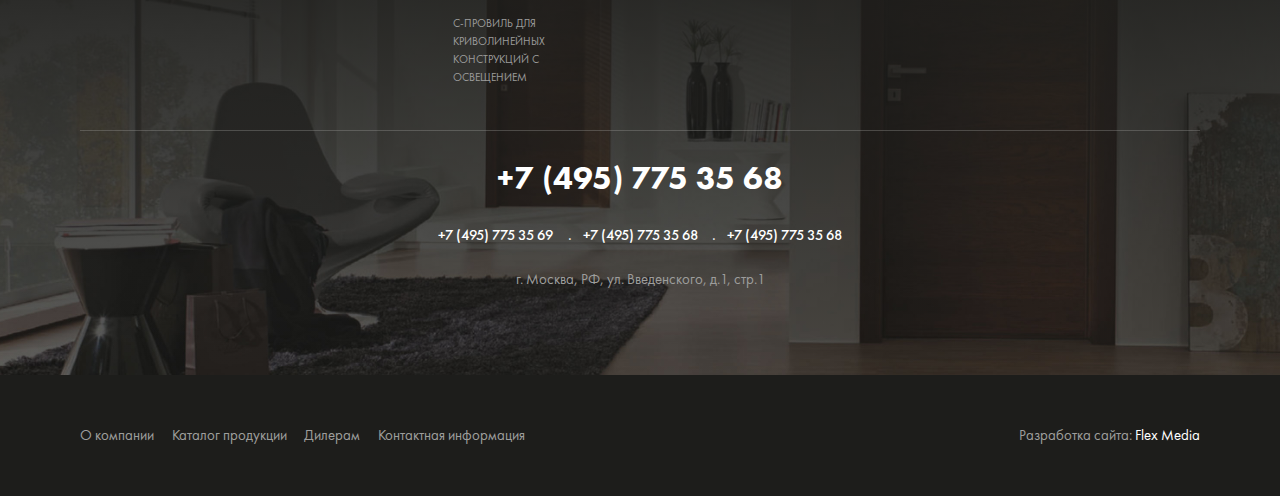
<file: bitrix/templates/main/5-0for-dealer.html>
<!DOCTYPE html>
<html>
  <head>
    <meta charset="utf-8">
    <title>5-0for-dealer</title>
    <meta name="viewport" content="width=device-width, initial-scale=1">
    <meta name="format-detection" content="telephone=no">
    <link rel="stylesheet" media="all" href="css/screen.css">
    <script src="http://api-maps.yandex.ru/2.1/?lang=ru_RU"></script>
    <script src="js/app.js"></script>
  </head>
  <body>
    <!--BEGIN out-->
    <div class="out out-inner">
      <header class="header"><a class="logo" href="/"></a>
        <nav class="navigation"><a class="navigation-item" href="#">О компании</a><a class="navigation-item" href="#">Дилерам</a><a class="navigation-item" href="#">Контактная информация</a>
        </nav>
        <div class="overlay">
          <div class="nav">
            <div class="nav-trigger"><span>Каталог продукции </span><i></i></div>
            <div class="nav-drop">
              <ul class="level level-1">
                <li class="level-item"><a href="#">Внешние двери и&nbsp;входные конструкции</a>
                  <ul class="level level-2">
                    <li class="level-item"><a href="#">Входные двери внутренние</a></li>
                    <li class="level-item"><a href="#">Входные группы и наружные двери</a></li>
                  </ul>
                </li>
                <li class="level-item"><a href="#">Интерьерные решения</a>
                  <ul class="level level-2">
                    <li class="level-item"><a href="#">Двери со скрытой коробкой</a></li>
                    <li class="level-item"><a href="#">Двери с деревянной коробкой</a></li>
                  </ul>
                </li>
                <li class="level-item"><a href="#">Встроенные и профильные системы</a>
                  <ul class="level level-2">
                    <li class="level-item"><a href="#">П-профиль</a></li>
                    <li class="level-item"><a href="#">Г-профиль</a></li>
                    <li class="level-item"><a href="#">ПП-прямой профиль для полок</a></li>
                    <li class="level-item"><a href="#">Т-профиль для скрытой стыковки на модульном подвесном потолке</a></li>
                    <li class="level-item"><a href="#">С-провиль для криволинейных конструкций с освещением</a></li>
                  </ul>
                </li>
                <li class="level-item"><a href="#">Специализиро&shy;ванные двери</a>
                  <ul class="level level-2">
                    <li class="level-item"><a href="#">Двери противопожарные</a></li>
                    <li class="level-item"><a href="#">Двери AQUA</a></li>
                    <li class="level-item"><a href="#">Входные для технических помещений</a></li>
                  </ul>
                </li>
                <li class="level-item"><a href="#">Прозрачные конструкции</a>
                  <ul class="level level-2">
                    <li class="level-item"><a href="#">Профиль Prea</a></li>
                    <li class="level-item"><a href="#">Стеклянные двери</a></li>
                  </ul>
                </li>
                <li class="level-item"><a href="#">Товары народного потребления</a></li>
              </ul>
            </div>
          </div>
          <div class="header-search">
            <div class="form form-trigger">
              <form>
                <div class="field">
                  <button class="btn-search" type="button"></button>
                </div>
                <div class="field">
                  <input type="text" placeholder="Поиск">
                </div>
              </form>
            </div>
          </div>
        </div>
        <div class="hamburger">
          <div class="hamburger-inner"><span></span><span></span><span></span></div>
        </div>
      </header>
      <div class="wrapper">
        <section class="head">
          <div class="head-bg" style="background-image: url(img/catalog.jpg)"></div>
          <div class="head-wrap">
            <div class="head-title">Дилерам</div>
            <ul class="breadcrumbs">
              <li class="breadcrumbs-item"><a href="#">Главная</a></li>
              <li class="breadcrumbs-item"><a href="#">Дилерам</a></li>
            </ul>
          </div>
        </section>
        <nav class="secondary-nav">
          <ul>
                        <li><a class="active" data-scroller="#scroll-1">Условия</a></li>
                        <li><a data-scroller="#scroll-2">как с нами связаться</a></li>
          </ul>
        </nav>
        <section class="container">
          <div class="content">
            <div class="l-center">
              <div class="row">
                <div class="dealers">
                  <div class="sc-section" id="scroll-1">
                    <div class="title">Условия для дилеров</div>
                    <div class="columns">
                      <div class="columns__left">
                        <p>Мы всегда рады новым потенциальным партнерам и приглашаем вас к взаимовыгодному сотрудничеству, независимо от того, в каком вы регионе страны работаете. Мы предлагаем самые выгодные варианты по продаже дверей оптом.</p>
                      </div>
                      <div class="columns__right">
                        <ul class="dotted">
                          <li>Выгодные условия оплаты;</li>
                          <li>дилерская система скидок;</li>
                          <li>рекламная поддержка;</li>
                          <li>первоочередное получение заказанных позиций.</li>
                        </ul>
                      </div>
                    </div>
                    <hr>
                  </div>
                  <div class="sc-section" id="scroll-2">
                    <div class="title">Свяжитесь с нами</div>
                    <div class="contact-us">
                      <p>Для начала сотрудничества звоните нам или отправляйте свои контактные данные в форму обратной связи:</p>
                      <div class="contact-us__columns">
                        <div class="contact-us__columns-left">
                          <div class="phones"><span class="phones-item">+7 (495) 775 35 68</span><span class="phones-item">+7 (495) 775 35 69</span></div>
                        </div>
                        <div class="contact-us__columns-right"><a class="btn btn-red" data-modal="callback"><span>Форма обратной связи</span></a></div>
                      </div>
                    </div>
                  </div>
                </div>
              </div>
            </div>
          </div>
        </section>
      </div>
      <footer class="footer">
        <div class="footer-top">
          <div class="footer__scale">
            <div style="background-image: url(img/footer.jpg)"></div>
          </div>
          <div class="l-center">
            <nav class="map__catalog">
              <ul class="map__catalog-item">
                <li><a href="#">Внешние двери и&nbsp;входные конструкции</a>
                  <ul>
                    <li><a href="#">Входные двери внутренние</a></li>
                    <li><a href="#">Входные группы и наружные двери</a></li>
                  </ul>
                </li>
              </ul>
              <ul class="map__catalog-item">
                <li><a href="#">Интерьерные решения</a>
                  <ul>
                    <li><a href="#">Двери со скрытой коробкой</a></li>
                    <li><a href="#">Двери с деревянной коробкой</a></li>
                  </ul>
                </li>
              </ul>
              <ul class="map__catalog-item">
                <li><a href="#">Встроенные и&nbsp;профильные системы</a>
                  <ul>
                    <li><a href="#">П-профиль</a></li>
                    <li><a href="#">Г-профиль</a></li>
                    <li><a href="#">ПП-прямой профиль для полок</a></li>
                    <li><a href="#">Т-профиль для скрытой стыковки на модульном подвесном потолке </a></li>
                    <li><a href="#">С-провиль для криволинейных конструкций с освещением</a></li>
                  </ul>
                </li>
              </ul>
              <ul class="map__catalog-item">
                <li><a href="#">Специализиро&shy;ванные двери</a>
                  <ul>
                    <li><a href="#">Двери противопожарные</a></li>
                    <li><a href="#">Двери AQUA</a></li>
                    <li><a href="#">Входные для технических помещений</a></li>
                  </ul>
                </li>
              </ul>
              <ul class="map__catalog-item">
                <li><a href="#">Прозрачные конструкции</a>
                  <ul>
                    <li><a href="#">Профиль Prea</a></li>
                    <li><a href="#">Стеклянные двери</a></li>
                  </ul>
                </li>
              </ul>
              <ul class="map__catalog-item">
                <li><a href="#">Товары народного потребления</a></li>
              </ul>
            </nav>
            <div class="contancts">
              <div class="main__phone"><span>+7 (495) 775 35 68</span></div>
              <ul class="phone__list">
                <li>+7 (495) 775 35 69</li>
                <li>+7 (495) 775 35 68 </li>
                <li>+7 (495) 775 35 68</li>
              </ul>
              <div class="address">г. Москва, РФ, ул. Введенского, д.1, стр.1</div>
            </div>
          </div>
        </div>
        <div class="footer-bottom">
          <div class="l-center">
            <nav class="footer__nav"><a class="footer__nav-item" href="#">О компании</a><a class="footer__nav-item" href="#">Каталог продукции</a><a class="footer__nav-item" href="#">Дилерам</a><a class="footer__nav-item" href="#">Контактная информация</a>
            </nav>
            <div class="developers"><a href="#">Разработка сайта: <span>Flex Media</span></a></div>
          </div>
        </div>
      </footer>
    </div>
    <!--END out-->
    <div class="modal__wrap" data-modal-wrap="callback">
      <div class="modal modal-front">
        <div class="btn-close"></div>
        <div class="modal__title">Форма обратной связи</div>
        <div class="form">
          <form class="js-validate">
            <div class="field">
              <div class="field-head"><span>Ваше имя*</span></div>
              <div class="field-body">
                <input type="text" data-validation="length" data-validation-length="min2">
              </div>
            </div>
            <div class="field">
              <div class="field-head"><span>E-mail*</span></div>
              <div class="field-body">
                <input type="text" data-validation="email">
              </div>
            </div>
            <div class="field">
              <div class="field-head"><span>телефон*</span></div>
              <div class="field-body">
                <input class="numeric" type="text" data-validation="length" data-validation-length="6-20">
              </div>
            </div>
            <div class="field">
              <div class="field-head"><span>сообщение</span></div>
              <div class="field-body">
                <textarea></textarea>
              </div>
            </div>
            <div class="field">
              <button class="btn btn-red" type="submit"><span>Отправить</span></button>
            </div>
          </form>
        </div>
      </div>
      <div class="modal modal-back">
        <div class="btn-close"></div>
        <div class="modal__title">Благодарим вас!</div>
        <div class="modal__text"> 
          <p>В течение рабочего дня с вами свяжется наш менеджер. Спасибо, что выбрали нас!</p>
        </div>
        <div class="close">Закрыть</div>
      </div>
    </div>
    <div class="modal__wrap modal__wrap-size" data-modal-wrap="size">
      <div class="modal modal-front">
        <div class="btn-close"></div>
        <div class="modal__title">Выберите размер</div>
        <div class="form">
          <div class="field">
            <div class="field-body">
              <input type="radio" name="size" id="size-1" value="600 × 2000 × 36 мм">
              <label for="size-1"><span>600 × 2000 × 36 мм</span></label>
            </div>
            <div class="field-body">
              <input type="radio" name="size" id="size-2" value="700 × 2000 × 36 мм">
              <label for="size-2"><span>700 × 2000 × 36 мм</span></label>
            </div>
            <div class="field-body">
              <input type="radio" name="size" id="size-3" value="800 × 2000 × 36 мм">
              <label for="size-3"><span>7800 × 2000 × 36 мм</span></label>
            </div>
          </div>
          <div class="field">
            <div class="field-body">
              <input type="radio" name="size" id="size-4" value="900 × 2000 × 36 мм">
              <label for="size-4"><span>900 × 2000 × 36 мм</span></label>
            </div>
            <div class="field-body">
              <input type="radio" name="size" id="size-5" value="1000 × 2000 × 36 мм">
              <label for="size-5"><span>1000 × 2000 × 36 мм</span></label>
            </div>
          </div>
        </div>
        <div class="form-submit">
          <button class="btn btn-red btn-select" type="button"><span>Выбрать</span></button>
        </div>
      </div>
    </div>
    <div class="modal__wrap modal__wrap-lining" data-modal-wrap="lining">
      <div class="modal modal-front">
        <div class="btn-close"></div>
        <div class="modal__title">Выберите облицовку</div>
        <div class="form">
          <div class="field">
            <div class="field-body">
              <input type="radio" name="lining" id="size-6" value="порошковая окраска">
              <label for="size-6">
                <div class="image__cover"><img src="img/surface.png"></div>
                <div class="caption">порошковая окраска</div>
              </label>
            </div>
          </div>
          <div class="field">
            <div class="field-body">
              <input type="radio" name="lining" id="size-7" value="окраска автоэмалью">
              <label for="size-7">
                <div class="image__cover"><img src="img/surface.png"></div>
                <div class="caption">окраска автоэмалью</div>
              </label>
            </div>
          </div>
          <div class="field">
            <div class="field-body">
              <input type="radio" name="lining" id="size-8" value="окраска жидкими красками">
              <label for="size-8">
                <div class="image__cover"><img src="img/surface.png"></div>
                <div class="caption">окраска жидкими красками</div>
              </label>
            </div>
          </div>
        </div>
        <div class="form-submit">
          <button class="btn btn-red btn-select" type="button"><span>Выбрать</span></button>
        </div>
      </div>
    </div>
    <div class="modal__wrap modal__wrap-color" data-modal-wrap="color">
      <div class="modal modal-front">
        <div class="btn-close"></div>
        <div class="modal__title">Выберите цвет</div>
        <div class="form">
          <div class="field">
            <div class="field-body">
              <div class="color-rotator color-rotator__popup">
                                <div class="color-item">
                                  <input type="radio" name="color" id="t-1" value="Черный">
                                  <label for="t-1">
                                    <div class="color-hex tips" aria-describedby="tips-1" style="background-color:#000000"></div>
                                    <div class="tooltip" id="tips-1" role="tooltip">
                                      <p>Черный</p>
                                    </div>
                                  </label>
                                </div>
                                <div class="color-item">
                                  <input type="radio" name="color" id="t-2" value="Черный">
                                  <label for="t-2">
                                    <div class="color-hex tips" aria-describedby="tips-2" style="background-color:#d7fdce"></div>
                                    <div class="tooltip" id="tips-2" role="tooltip">
                                      <p>Черный</p>
                                    </div>
                                  </label>
                                </div>
                                <div class="color-item">
                                  <input type="radio" name="color" id="t-3" value="Черный">
                                  <label for="t-3">
                                    <div class="color-hex tips" aria-describedby="tips-3" style="background-color:#8d7f0e"></div>
                                    <div class="tooltip" id="tips-3" role="tooltip">
                                      <p>Черный</p>
                                    </div>
                                  </label>
                                </div>
                                <div class="color-item">
                                  <input type="radio" name="color" id="t-4" value="Черный">
                                  <label for="t-4">
                                    <div class="color-hex tips" aria-describedby="tips-4" style="background-color:#40c362"></div>
                                    <div class="tooltip" id="tips-4" role="tooltip">
                                      <p>Черный</p>
                                    </div>
                                  </label>
                                </div>
                                <div class="color-item">
                                  <input type="radio" name="color" id="t-5" value="Черный">
                                  <label for="t-5">
                                    <div class="color-hex tips" aria-describedby="tips-5" style="background-color:#5bd3fd"></div>
                                    <div class="tooltip" id="tips-5" role="tooltip">
                                      <p>Черный</p>
                                    </div>
                                  </label>
                                </div>
                                <div class="color-item">
                                  <input type="radio" name="color" id="t-6" value="Черный">
                                  <label for="t-6">
                                    <div class="color-hex tips" aria-describedby="tips-6" style="background-color:#de7503"></div>
                                    <div class="tooltip" id="tips-6" role="tooltip">
                                      <p>Черный</p>
                                    </div>
                                  </label>
                                </div>
                                <div class="color-item">
                                  <input type="radio" name="color" id="t-7" value="Черный">
                                  <label for="t-7">
                                    <div class="color-hex tips" aria-describedby="tips-7" style="background-color:#000000"></div>
                                    <div class="tooltip" id="tips-7" role="tooltip">
                                      <p>Черный</p>
                                    </div>
                                  </label>
                                </div>
                                <div class="color-item">
                                  <input type="radio" name="color" id="t-8" value="Черный">
                                  <label for="t-8">
                                    <div class="color-hex tips" aria-describedby="tips-8" style="background-color:#d7fdce"></div>
                                    <div class="tooltip" id="tips-8" role="tooltip">
                                      <p>Черный</p>
                                    </div>
                                  </label>
                                </div>
                                <div class="color-item">
                                  <input type="radio" name="color" id="t-9" value="Черный">
                                  <label for="t-9">
                                    <div class="color-hex tips" aria-describedby="tips-9" style="background-color:#8d7f0e"></div>
                                    <div class="tooltip" id="tips-9" role="tooltip">
                                      <p>Черный</p>
                                    </div>
                                  </label>
                                </div>
                                <div class="color-item">
                                  <input type="radio" name="color" id="t-10" value="Черный">
                                  <label for="t-10">
                                    <div class="color-hex tips" aria-describedby="tips-10" style="background-color:#40c362"></div>
                                    <div class="tooltip" id="tips-10" role="tooltip">
                                      <p>Черный</p>
                                    </div>
                                  </label>
                                </div>
                                <div class="color-item">
                                  <input type="radio" name="color" id="t-11" value="Черный">
                                  <label for="t-11">
                                    <div class="color-hex tips" aria-describedby="tips-11" style="background-color:#5bd3fd"></div>
                                    <div class="tooltip" id="tips-11" role="tooltip">
                                      <p>Черный</p>
                                    </div>
                                  </label>
                                </div>
                                <div class="color-item">
                                  <input type="radio" name="color" id="t-12" value="Черный">
                                  <label for="t-12">
                                    <div class="color-hex tips" aria-describedby="tips-12" style="background-color:#de7503"></div>
                                    <div class="tooltip" id="tips-12" role="tooltip">
                                      <p>Черный</p>
                                    </div>
                                  </label>
                                </div>
                                <div class="color-item">
                                  <input type="radio" name="color" id="t-13" value="Черный">
                                  <label for="t-13">
                                    <div class="color-hex tips" aria-describedby="tips-13" style="background-color:#40c362"></div>
                                    <div class="tooltip" id="tips-13" role="tooltip">
                                      <p>Черный</p>
                                    </div>
                                  </label>
                                </div>
                                <div class="color-item">
                                  <input type="radio" name="color" id="t-14" value="Черный">
                                  <label for="t-14">
                                    <div class="color-hex tips" aria-describedby="tips-14" style="background-color:#5bd3fd"></div>
                                    <div class="tooltip" id="tips-14" role="tooltip">
                                      <p>Черный</p>
                                    </div>
                                  </label>
                                </div>
                                <div class="color-item">
                                  <input type="radio" name="color" id="t-15" value="Черный">
                                  <label for="t-15">
                                    <div class="color-hex tips" aria-describedby="tips-15" style="background-color:#de7503"></div>
                                    <div class="tooltip" id="tips-15" role="tooltip">
                                      <p>Черный</p>
                                    </div>
                                  </label>
                                </div>
                                <div class="color-item">
                                  <input type="radio" name="color" id="t-16" value="Черный">
                                  <label for="t-16">
                                    <div class="color-hex tips" aria-describedby="tips-16" style="background-color:#000000"></div>
                                    <div class="tooltip" id="tips-16" role="tooltip">
                                      <p>Черный</p>
                                    </div>
                                  </label>
                                </div>
                                <div class="color-item">
                                  <input type="radio" name="color" id="t-17" value="Черный">
                                  <label for="t-17">
                                    <div class="color-hex tips" aria-describedby="tips-17" style="background-color:#d7fdce"></div>
                                    <div class="tooltip" id="tips-17" role="tooltip">
                                      <p>Черный</p>
                                    </div>
                                  </label>
                                </div>
                                <div class="color-item">
                                  <input type="radio" name="color" id="t-18" value="Черный">
                                  <label for="t-18">
                                    <div class="color-hex tips" aria-describedby="tips-18" style="background-color:#8d7f0e"></div>
                                    <div class="tooltip" id="tips-18" role="tooltip">
                                      <p>Черный</p>
                                    </div>
                                  </label>
                                </div>
                                <div class="color-item">
                                  <input type="radio" name="color" id="t-19" value="Черный">
                                  <label for="t-19">
                                    <div class="color-hex tips" aria-describedby="tips-19" style="background-color:#40c362"></div>
                                    <div class="tooltip" id="tips-19" role="tooltip">
                                      <p>Черный</p>
                                    </div>
                                  </label>
                                </div>
                                <div class="color-item">
                                  <input type="radio" name="color" id="t-20" value="Черный">
                                  <label for="t-20">
                                    <div class="color-hex tips" aria-describedby="tips-20" style="background-color:#5bd3fd"></div>
                                    <div class="tooltip" id="tips-20" role="tooltip">
                                      <p>Черный</p>
                                    </div>
                                  </label>
                                </div>
                                <div class="color-item">
                                  <input type="radio" name="color" id="t-21" value="Черный">
                                  <label for="t-21">
                                    <div class="color-hex tips" aria-describedby="tips-21" style="background-color:#de7503"></div>
                                    <div class="tooltip" id="tips-21" role="tooltip">
                                      <p>Черный</p>
                                    </div>
                                  </label>
                                </div>
                                <div class="color-item">
                                  <input type="radio" name="color" id="t-22" value="Черный">
                                  <label for="t-22">
                                    <div class="color-hex tips" aria-describedby="tips-22" style="background-color:#000000"></div>
                                    <div class="tooltip" id="tips-22" role="tooltip">
                                      <p>Черный</p>
                                    </div>
                                  </label>
                                </div>
                                <div class="color-item">
                                  <input type="radio" name="color" id="t-23" value="Черный">
                                  <label for="t-23">
                                    <div class="color-hex tips" aria-describedby="tips-23" style="background-color:#d7fdce"></div>
                                    <div class="tooltip" id="tips-23" role="tooltip">
                                      <p>Черный</p>
                                    </div>
                                  </label>
                                </div>
                                <div class="color-item">
                                  <input type="radio" name="color" id="t-24" value="Черный">
                                  <label for="t-24">
                                    <div class="color-hex tips" aria-describedby="tips-24" style="background-color:#8d7f0e"></div>
                                    <div class="tooltip" id="tips-24" role="tooltip">
                                      <p>Черный</p>
                                    </div>
                                  </label>
                                </div>
                                <div class="color-item">
                                  <input type="radio" name="color" id="t-25" value="Черный">
                                  <label for="t-25">
                                    <div class="color-hex tips" aria-describedby="tips-25" style="background-color:#40c362"></div>
                                    <div class="tooltip" id="tips-25" role="tooltip">
                                      <p>Черный</p>
                                    </div>
                                  </label>
                                </div>
                                <div class="color-item">
                                  <input type="radio" name="color" id="t-26" value="Черный">
                                  <label for="t-26">
                                    <div class="color-hex tips" aria-describedby="tips-26" style="background-color:#5bd3fd"></div>
                                    <div class="tooltip" id="tips-26" role="tooltip">
                                      <p>Черный</p>
                                    </div>
                                  </label>
                                </div>
                                <div class="color-item">
                                  <input type="radio" name="color" id="t-27" value="Черный">
                                  <label for="t-27">
                                    <div class="color-hex tips" aria-describedby="tips-27" style="background-color:#de7503"></div>
                                    <div class="tooltip" id="tips-27" role="tooltip">
                                      <p>Черный</p>
                                    </div>
                                  </label>
                                </div>
                                <div class="color-item">
                                  <input type="radio" name="color" id="t-28" value="Черный">
                                  <label for="t-28">
                                    <div class="color-hex tips" aria-describedby="tips-28" style="background-color:#40c362"></div>
                                    <div class="tooltip" id="tips-28" role="tooltip">
                                      <p>Черный</p>
                                    </div>
                                  </label>
                                </div>
                                <div class="color-item">
                                  <input type="radio" name="color" id="t-29" value="Черный">
                                  <label for="t-29">
                                    <div class="color-hex tips" aria-describedby="tips-29" style="background-color:#5bd3fd"></div>
                                    <div class="tooltip" id="tips-29" role="tooltip">
                                      <p>Черный</p>
                                    </div>
                                  </label>
                                </div>
                                <div class="color-item">
                                  <input type="radio" name="color" id="t-30" value="Черный">
                                  <label for="t-30">
                                    <div class="color-hex tips" aria-describedby="tips-30" style="background-color:#de7503"></div>
                                    <div class="tooltip" id="tips-30" role="tooltip">
                                      <p>Черный</p>
                                    </div>
                                  </label>
                                </div>
                                <div class="color-item">
                                  <input type="radio" name="color" id="t-31" value="Черный">
                                  <label for="t-31">
                                    <div class="color-hex tips" aria-describedby="tips-31" style="background-color:#000000"></div>
                                    <div class="tooltip" id="tips-31" role="tooltip">
                                      <p>Черный</p>
                                    </div>
                                  </label>
                                </div>
                                <div class="color-item">
                                  <input type="radio" name="color" id="t-32" value="Черный">
                                  <label for="t-32">
                                    <div class="color-hex tips" aria-describedby="tips-32" style="background-color:#d7fdce"></div>
                                    <div class="tooltip" id="tips-32" role="tooltip">
                                      <p>Черный</p>
                                    </div>
                                  </label>
                                </div>
                                <div class="color-item">
                                  <input type="radio" name="color" id="t-33" value="Черный">
                                  <label for="t-33">
                                    <div class="color-hex tips" aria-describedby="tips-33" style="background-color:#8d7f0e"></div>
                                    <div class="tooltip" id="tips-33" role="tooltip">
                                      <p>Черный</p>
                                    </div>
                                  </label>
                                </div>
                                <div class="color-item">
                                  <input type="radio" name="color" id="t-34" value="Черный">
                                  <label for="t-34">
                                    <div class="color-hex tips" aria-describedby="tips-34" style="background-color:#40c362"></div>
                                    <div class="tooltip" id="tips-34" role="tooltip">
                                      <p>Черный</p>
                                    </div>
                                  </label>
                                </div>
                                <div class="color-item">
                                  <input type="radio" name="color" id="t-35" value="Черный">
                                  <label for="t-35">
                                    <div class="color-hex tips" aria-describedby="tips-35" style="background-color:#5bd3fd"></div>
                                    <div class="tooltip" id="tips-35" role="tooltip">
                                      <p>Черный</p>
                                    </div>
                                  </label>
                                </div>
                                <div class="color-item">
                                  <input type="radio" name="color" id="t-36" value="Черный">
                                  <label for="t-36">
                                    <div class="color-hex tips" aria-describedby="tips-36" style="background-color:#de7503"></div>
                                    <div class="tooltip" id="tips-36" role="tooltip">
                                      <p>Черный</p>
                                    </div>
                                  </label>
                                </div>
                                <div class="color-item">
                                  <input type="radio" name="color" id="t-37" value="Черный">
                                  <label for="t-37">
                                    <div class="color-hex tips" aria-describedby="tips-37" style="background-color:#000000"></div>
                                    <div class="tooltip" id="tips-37" role="tooltip">
                                      <p>Черный</p>
                                    </div>
                                  </label>
                                </div>
                                <div class="color-item">
                                  <input type="radio" name="color" id="t-38" value="Черный">
                                  <label for="t-38">
                                    <div class="color-hex tips" aria-describedby="tips-38" style="background-color:#d7fdce"></div>
                                    <div class="tooltip" id="tips-38" role="tooltip">
                                      <p>Черный</p>
                                    </div>
                                  </label>
                                </div>
                                <div class="color-item">
                                  <input type="radio" name="color" id="t-39" value="Черный">
                                  <label for="t-39">
                                    <div class="color-hex tips" aria-describedby="tips-39" style="background-color:#8d7f0e"></div>
                                    <div class="tooltip" id="tips-39" role="tooltip">
                                      <p>Черный</p>
                                    </div>
                                  </label>
                                </div>
                                <div class="color-item">
                                  <input type="radio" name="color" id="t-40" value="Черный">
                                  <label for="t-40">
                                    <div class="color-hex tips" aria-describedby="tips-40" style="background-color:#40c362"></div>
                                    <div class="tooltip" id="tips-40" role="tooltip">
                                      <p>Черный</p>
                                    </div>
                                  </label>
                                </div>
                                <div class="color-item">
                                  <input type="radio" name="color" id="t-41" value="Черный">
                                  <label for="t-41">
                                    <div class="color-hex tips" aria-describedby="tips-41" style="background-color:#5bd3fd"></div>
                                    <div class="tooltip" id="tips-41" role="tooltip">
                                      <p>Черный</p>
                                    </div>
                                  </label>
                                </div>
                                <div class="color-item">
                                  <input type="radio" name="color" id="t-42" value="Черный">
                                  <label for="t-42">
                                    <div class="color-hex tips" aria-describedby="tips-42" style="background-color:#de7503"></div>
                                    <div class="tooltip" id="tips-42" role="tooltip">
                                      <p>Черный</p>
                                    </div>
                                  </label>
                                </div>
                                <div class="color-item">
                                  <input type="radio" name="color" id="t-43" value="Черный">
                                  <label for="t-43">
                                    <div class="color-hex tips" aria-describedby="tips-43" style="background-color:#40c362"></div>
                                    <div class="tooltip" id="tips-43" role="tooltip">
                                      <p>Черный</p>
                                    </div>
                                  </label>
                                </div>
                                <div class="color-item">
                                  <input type="radio" name="color" id="t-44" value="Черный">
                                  <label for="t-44">
                                    <div class="color-hex tips" aria-describedby="tips-44" style="background-color:#5bd3fd"></div>
                                    <div class="tooltip" id="tips-44" role="tooltip">
                                      <p>Черный</p>
                                    </div>
                                  </label>
                                </div>
                                <div class="color-item">
                                  <input type="radio" name="color" id="t-45" value="Черный">
                                  <label for="t-45">
                                    <div class="color-hex tips" aria-describedby="tips-45" style="background-color:#de7503"></div>
                                    <div class="tooltip" id="tips-45" role="tooltip">
                                      <p>Черный</p>
                                    </div>
                                  </label>
                                </div>
                                <div class="color-item">
                                  <input type="radio" name="color" id="t-46" value="Черный">
                                  <label for="t-46">
                                    <div class="color-hex tips" aria-describedby="tips-46" style="background-color:#000000"></div>
                                    <div class="tooltip" id="tips-46" role="tooltip">
                                      <p>Черный</p>
                                    </div>
                                  </label>
                                </div>
                                <div class="color-item">
                                  <input type="radio" name="color" id="t-47" value="Черный">
                                  <label for="t-47">
                                    <div class="color-hex tips" aria-describedby="tips-47" style="background-color:#d7fdce"></div>
                                    <div class="tooltip" id="tips-47" role="tooltip">
                                      <p>Черный</p>
                                    </div>
                                  </label>
                                </div>
                                <div class="color-item">
                                  <input type="radio" name="color" id="t-48" value="Черный">
                                  <label for="t-48">
                                    <div class="color-hex tips" aria-describedby="tips-48" style="background-color:#8d7f0e"></div>
                                    <div class="tooltip" id="tips-48" role="tooltip">
                                      <p>Черный</p>
                                    </div>
                                  </label>
                                </div>
                                <div class="color-item">
                                  <input type="radio" name="color" id="t-49" value="Черный">
                                  <label for="t-49">
                                    <div class="color-hex tips" aria-describedby="tips-49" style="background-color:#40c362"></div>
                                    <div class="tooltip" id="tips-49" role="tooltip">
                                      <p>Черный</p>
                                    </div>
                                  </label>
                                </div>
                                <div class="color-item">
                                  <input type="radio" name="color" id="t-50" value="Черный">
                                  <label for="t-50">
                                    <div class="color-hex tips" aria-describedby="tips-50" style="background-color:#5bd3fd"></div>
                                    <div class="tooltip" id="tips-50" role="tooltip">
                                      <p>Черный</p>
                                    </div>
                                  </label>
                                </div>
                                <div class="color-item">
                                  <input type="radio" name="color" id="t-51" value="Черный">
                                  <label for="t-51">
                                    <div class="color-hex tips" aria-describedby="tips-51" style="background-color:#de7503"></div>
                                    <div class="tooltip" id="tips-51" role="tooltip">
                                      <p>Черный</p>
                                    </div>
                                  </label>
                                </div>
                                <div class="color-item">
                                  <input type="radio" name="color" id="t-52" value="Черный">
                                  <label for="t-52">
                                    <div class="color-hex tips" aria-describedby="tips-52" style="background-color:#000000"></div>
                                    <div class="tooltip" id="tips-52" role="tooltip">
                                      <p>Черный</p>
                                    </div>
                                  </label>
                                </div>
                                <div class="color-item">
                                  <input type="radio" name="color" id="t-53" value="Черный">
                                  <label for="t-53">
                                    <div class="color-hex tips" aria-describedby="tips-53" style="background-color:#d7fdce"></div>
                                    <div class="tooltip" id="tips-53" role="tooltip">
                                      <p>Черный</p>
                                    </div>
                                  </label>
                                </div>
                                <div class="color-item">
                                  <input type="radio" name="color" id="t-54" value="Черный">
                                  <label for="t-54">
                                    <div class="color-hex tips" aria-describedby="tips-54" style="background-color:#8d7f0e"></div>
                                    <div class="tooltip" id="tips-54" role="tooltip">
                                      <p>Черный</p>
                                    </div>
                                  </label>
                                </div>
                                <div class="color-item">
                                  <input type="radio" name="color" id="t-55" value="Черный">
                                  <label for="t-55">
                                    <div class="color-hex tips" aria-describedby="tips-55" style="background-color:#40c362"></div>
                                    <div class="tooltip" id="tips-55" role="tooltip">
                                      <p>Черный</p>
                                    </div>
                                  </label>
                                </div>
                                <div class="color-item">
                                  <input type="radio" name="color" id="t-56" value="Черный">
                                  <label for="t-56">
                                    <div class="color-hex tips" aria-describedby="tips-56" style="background-color:#5bd3fd"></div>
                                    <div class="tooltip" id="tips-56" role="tooltip">
                                      <p>Черный</p>
                                    </div>
                                  </label>
                                </div>
                                <div class="color-item">
                                  <input type="radio" name="color" id="t-57" value="Черный">
                                  <label for="t-57">
                                    <div class="color-hex tips" aria-describedby="tips-57" style="background-color:#de7503"></div>
                                    <div class="tooltip" id="tips-57" role="tooltip">
                                      <p>Черный</p>
                                    </div>
                                  </label>
                                </div>
                                <div class="color-item">
                                  <input type="radio" name="color" id="t-58" value="Черный">
                                  <label for="t-58">
                                    <div class="color-hex tips" aria-describedby="tips-58" style="background-color:#40c362"></div>
                                    <div class="tooltip" id="tips-58" role="tooltip">
                                      <p>Черный</p>
                                    </div>
                                  </label>
                                </div>
                                <div class="color-item">
                                  <input type="radio" name="color" id="t-59" value="Черный">
                                  <label for="t-59">
                                    <div class="color-hex tips" aria-describedby="tips-59" style="background-color:#5bd3fd"></div>
                                    <div class="tooltip" id="tips-59" role="tooltip">
                                      <p>Черный</p>
                                    </div>
                                  </label>
                                </div>
                                <div class="color-item">
                                  <input type="radio" name="color" id="t-60" value="Черный">
                                  <label for="t-60">
                                    <div class="color-hex tips" aria-describedby="tips-60" style="background-color:#de7503"></div>
                                    <div class="tooltip" id="tips-60" role="tooltip">
                                      <p>Черный</p>
                                    </div>
                                  </label>
                                </div>
                                <div class="color-item">
                                  <input type="radio" name="color" id="t-61" value="Черный">
                                  <label for="t-61">
                                    <div class="color-hex tips" aria-describedby="tips-61" style="background-color:#000000"></div>
                                    <div class="tooltip" id="tips-61" role="tooltip">
                                      <p>Черный</p>
                                    </div>
                                  </label>
                                </div>
                                <div class="color-item">
                                  <input type="radio" name="color" id="t-62" value="Черный">
                                  <label for="t-62">
                                    <div class="color-hex tips" aria-describedby="tips-62" style="background-color:#d7fdce"></div>
                                    <div class="tooltip" id="tips-62" role="tooltip">
                                      <p>Черный</p>
                                    </div>
                                  </label>
                                </div>
                                <div class="color-item">
                                  <input type="radio" name="color" id="t-63" value="Черный">
                                  <label for="t-63">
                                    <div class="color-hex tips" aria-describedby="tips-63" style="background-color:#8d7f0e"></div>
                                    <div class="tooltip" id="tips-63" role="tooltip">
                                      <p>Черный</p>
                                    </div>
                                  </label>
                                </div>
                                <div class="color-item">
                                  <input type="radio" name="color" id="t-64" value="Черный">
                                  <label for="t-64">
                                    <div class="color-hex tips" aria-describedby="tips-64" style="background-color:#40c362"></div>
                                    <div class="tooltip" id="tips-64" role="tooltip">
                                      <p>Черный</p>
                                    </div>
                                  </label>
                                </div>
                                <div class="color-item">
                                  <input type="radio" name="color" id="t-65" value="Черный">
                                  <label for="t-65">
                                    <div class="color-hex tips" aria-describedby="tips-65" style="background-color:#5bd3fd"></div>
                                    <div class="tooltip" id="tips-65" role="tooltip">
                                      <p>Черный</p>
                                    </div>
                                  </label>
                                </div>
                                <div class="color-item">
                                  <input type="radio" name="color" id="t-66" value="Черный">
                                  <label for="t-66">
                                    <div class="color-hex tips" aria-describedby="tips-66" style="background-color:#de7503"></div>
                                    <div class="tooltip" id="tips-66" role="tooltip">
                                      <p>Черный</p>
                                    </div>
                                  </label>
                                </div>
                                <div class="color-item">
                                  <input type="radio" name="color" id="t-67" value="Черный">
                                  <label for="t-67">
                                    <div class="color-hex tips" aria-describedby="tips-67" style="background-color:#000000"></div>
                                    <div class="tooltip" id="tips-67" role="tooltip">
                                      <p>Черный</p>
                                    </div>
                                  </label>
                                </div>
                                <div class="color-item">
                                  <input type="radio" name="color" id="t-68" value="Черный">
                                  <label for="t-68">
                                    <div class="color-hex tips" aria-describedby="tips-68" style="background-color:#d7fdce"></div>
                                    <div class="tooltip" id="tips-68" role="tooltip">
                                      <p>Черный</p>
                                    </div>
                                  </label>
                                </div>
                                <div class="color-item">
                                  <input type="radio" name="color" id="t-69" value="Черный">
                                  <label for="t-69">
                                    <div class="color-hex tips" aria-describedby="tips-69" style="background-color:#8d7f0e"></div>
                                    <div class="tooltip" id="tips-69" role="tooltip">
                                      <p>Черный</p>
                                    </div>
                                  </label>
                                </div>
                                <div class="color-item">
                                  <input type="radio" name="color" id="t-70" value="Черный">
                                  <label for="t-70">
                                    <div class="color-hex tips" aria-describedby="tips-70" style="background-color:#40c362"></div>
                                    <div class="tooltip" id="tips-70" role="tooltip">
                                      <p>Черный</p>
                                    </div>
                                  </label>
                                </div>
                                <div class="color-item">
                                  <input type="radio" name="color" id="t-71" value="Черный">
                                  <label for="t-71">
                                    <div class="color-hex tips" aria-describedby="tips-71" style="background-color:#000000"></div>
                                    <div class="tooltip" id="tips-71" role="tooltip">
                                      <p>Черный</p>
                                    </div>
                                  </label>
                                </div>
                                <div class="color-item">
                                  <input type="radio" name="color" id="t-72" value="Черный">
                                  <label for="t-72">
                                    <div class="color-hex tips" aria-describedby="tips-72" style="background-color:#d7fdce"></div>
                                    <div class="tooltip" id="tips-72" role="tooltip">
                                      <p>Черный</p>
                                    </div>
                                  </label>
                                </div>
                                <div class="color-item">
                                  <input type="radio" name="color" id="t-73" value="Черный">
                                  <label for="t-73">
                                    <div class="color-hex tips" aria-describedby="tips-73" style="background-color:#8d7f0e"></div>
                                    <div class="tooltip" id="tips-73" role="tooltip">
                                      <p>Черный</p>
                                    </div>
                                  </label>
                                </div>
                                <div class="color-item">
                                  <input type="radio" name="color" id="t-74" value="Черный">
                                  <label for="t-74">
                                    <div class="color-hex tips" aria-describedby="tips-74" style="background-color:#40c362"></div>
                                    <div class="tooltip" id="tips-74" role="tooltip">
                                      <p>Черный</p>
                                    </div>
                                  </label>
                                </div>
                                <div class="color-item">
                                  <input type="radio" name="color" id="t-75" value="Черный">
                                  <label for="t-75">
                                    <div class="color-hex tips" aria-describedby="tips-75" style="background-color:#5bd3fd"></div>
                                    <div class="tooltip" id="tips-75" role="tooltip">
                                      <p>Черный</p>
                                    </div>
                                  </label>
                                </div>
              </div>
              <div class="rotator-navi">
                <div class="rotator-arrow rotator-arrow__left"></div>
                <div class="rotator-counter">
                  <div class="rotator__counter-current">1</div>
                  <div class="rotator__counter-separator">/</div>
                  <div class="rotator__counter-all">4</div>
                </div>
                <div class="rotator-arrow rotator-arrow__right"></div>
              </div>
            </div>
          </div>
        </div>
        <div class="form-submit">
          <button class="btn btn-red btn-select" type="button"><span>Выбрать</span></button>
        </div>
      </div>
    </div>
    <div class="modal__wrap modal__wrap-equipment" data-modal-wrap="equipment">
      <div class="modal modal-front">
        <div class="btn-close"></div>
        <div class="modal__title">Выберите комплектацию</div>
        <div class="form">
          <div class="field">
            <div class="field-body">
              <div class="tab-container">
                <div class="tab-nav">
                  <ul>
                                        <li class="tab__item"><a data-tab="tab0">главный замок</a></li>
                                        <li class="tab__item"><a data-tab="tab1">дневной замок</a></li>
                                        <li class="tab__item"><a data-tab="tab2">нижний замок</a></li>
                                        <li class="tab__item"><a data-tab="tab3">ручка</a></li>
                  </ul>
                </div>
                <div class="tab-in">
                  <div class="tab-cont" data-tab-cont="tab0">
                    <div class="furn-rotator furn-popup">
                                            <div class="furn-rotator__item">
                                              <input id="id-1" type="radio" name="furniture" data-value="Бренд: Кале, Серия: 1013JU" value="Бренд: Кале, Серия: 1013JU" data-category="Главный замок">
                                              <label for="id-1">
                                                <div class="rotator__item-inner">
                                                  <div class="image__cover"><img src="img/furniture-slide.jpg"></div>
                                                  <div class="descr">
                                                    <div class="name">Бренд: Kale</div>
                                                    <div class="series">Серия: 1013JU</div>
                                                  </div>
                                                </div>
                                              </label>
                                            </div>
                                            <div class="furn-rotator__item">
                                              <input id="id-2" type="radio" name="furniture" data-value="Бренд: Zaha Hadid, Серия: 12Kid" value="Бренд: Zaha Hadid, Серия: 12Kid" data-category="Главный замок">
                                              <label for="id-2">
                                                <div class="rotator__item-inner">
                                                  <div class="image__cover"><img src="img/furniture-slide.jpg"></div>
                                                  <div class="descr">
                                                    <div class="name">Бренд: Zaha Hadid</div>
                                                    <div class="series">Серия: 12Kid</div>
                                                  </div>
                                                </div>
                                              </label>
                                            </div>
                                            <div class="furn-rotator__item">
                                              <input id="id-3" type="radio" name="furniture" data-value="Бренд: Gerda, Серия: 138990" value="Бренд: Gerda, Серия: 138990" data-category="Главный замок">
                                              <label for="id-3">
                                                <div class="rotator__item-inner">
                                                  <div class="image__cover"><img src="img/furniture-slide.jpg"></div>
                                                  <div class="descr">
                                                    <div class="name">Бренд: Gerda</div>
                                                    <div class="series">Серия: 138990</div>
                                                  </div>
                                                </div>
                                              </label>
                                            </div>
                                            <div class="furn-rotator__item">
                                              <input id="id-4" type="radio" name="furniture" data-value="Бренд: Gerda, Серия: 138990" value="Бренд: Gerda, Серия: 138990" data-category="Главный замок">
                                              <label for="id-4">
                                                <div class="rotator__item-inner">
                                                  <div class="image__cover"><img src="img/furniture-slide.jpg"></div>
                                                  <div class="descr">
                                                    <div class="name">Бренд: Gerda</div>
                                                    <div class="series">Серия: 138990</div>
                                                  </div>
                                                </div>
                                              </label>
                                            </div>
                    </div>
                    <div class="rotator-navi">
                      <div class="rotator-arrow rotator-arrow__left"></div>
                      <div class="rotator-counter">
                        <div class="rotator__counter-current">1</div>
                        <div class="rotator__counter-separator">/</div>
                        <div class="rotator__counter-all">4</div>
                      </div>
                      <div class="rotator-arrow rotator-arrow__right"></div>
                    </div>
                  </div>
                  <div class="tab-cont" data-tab-cont="tab1">
                    <div class="furn-rotator furn-popup">
                                            <div class="furn-rotator__item">
                                              <input id="id-5" type="radio" name="furniture1" data-value="Бренд: Кале, Серия: 1013JU" value="Бренд: Кале, Серия: 1013JU" data-category="Дверной замок">
                                              <label for="id-5">
                                                <div class="rotator__item-inner">
                                                  <div class="image__cover"><img src="img/furniture-slide.jpg"></div>
                                                  <div class="descr">
                                                    <div class="name">Бренд: Kale</div>
                                                    <div class="series">Серия: 1013JU</div>
                                                  </div>
                                                </div>
                                              </label>
                                            </div>
                                            <div class="furn-rotator__item">
                                              <input id="id-6" type="radio" name="furniture1" data-value="Бренд: Zaha Hadid, Серия: 12Kid" value="Бренд: Zaha Hadid, Серия: 12Kid" data-category="Дверной замок">
                                              <label for="id-6">
                                                <div class="rotator__item-inner">
                                                  <div class="image__cover"><img src="img/furniture-slide.jpg"></div>
                                                  <div class="descr">
                                                    <div class="name">Бренд: Zaha Hadid</div>
                                                    <div class="series">Серия: 12Kid</div>
                                                  </div>
                                                </div>
                                              </label>
                                            </div>
                                            <div class="furn-rotator__item">
                                              <input id="id-7" type="radio" name="furniture1" data-value="Бренд: Gerda, Серия: 138990" value="Бренд: Gerda, Серия: 138990" data-category="Дверной замок">
                                              <label for="id-7">
                                                <div class="rotator__item-inner">
                                                  <div class="image__cover"><img src="img/furniture-slide.jpg"></div>
                                                  <div class="descr">
                                                    <div class="name">Бренд: Gerda</div>
                                                    <div class="series">Серия: 138990</div>
                                                  </div>
                                                </div>
                                              </label>
                                            </div>
                    </div>
                    <div class="rotator-navi">
                      <div class="rotator-arrow rotator-arrow__left"></div>
                      <div class="rotator-counter">
                        <div class="rotator__counter-current">1</div>
                        <div class="rotator__counter-separator">/</div>
                        <div class="rotator__counter-all">4</div>
                      </div>
                      <div class="rotator-arrow rotator-arrow__right"></div>
                    </div>
                  </div>
                  <div class="tab-cont" data-tab-cont="tab2">
                    <div class="furn-rotator furn-popup">
                                            <div class="furn-rotator__item">
                                              <input id="id-8" type="radio" name="furniture2" data-value="Бренд: Кале, Серия: 1013JU" value="Бренд: Кале, Серия: 1013JU" data-category="Нижний замок">
                                              <label for="id-8">
                                                <div class="rotator__item-inner">
                                                  <div class="image__cover"><img src="img/furniture-slide.jpg"></div>
                                                  <div class="descr">
                                                    <div class="name">Бренд: Kale</div>
                                                    <div class="series">Серия: 1013JU</div>
                                                  </div>
                                                </div>
                                              </label>
                                            </div>
                                            <div class="furn-rotator__item">
                                              <input id="id-9" type="radio" name="furniture2" data-value="Бренд: Zaha Hadid, Серия: 12Kid" value="Бренд: Zaha Hadid, Серия: 12Kid" data-category="Нижний замок">
                                              <label for="id-9">
                                                <div class="rotator__item-inner">
                                                  <div class="image__cover"><img src="img/furniture-slide.jpg"></div>
                                                  <div class="descr">
                                                    <div class="name">Бренд: Zaha Hadid</div>
                                                    <div class="series">Серия: 12Kid</div>
                                                  </div>
                                                </div>
                                              </label>
                                            </div>
                                            <div class="furn-rotator__item">
                                              <input id="id-10" type="radio" name="furniture2" data-value="Бренд: Gerda, Серия: 138990" value="Бренд: Gerda, Серия: 138990" data-category="Нижний замок">
                                              <label for="id-10">
                                                <div class="rotator__item-inner">
                                                  <div class="image__cover"><img src="img/furniture-slide.jpg"></div>
                                                  <div class="descr">
                                                    <div class="name">Бренд: Gerda</div>
                                                    <div class="series">Серия: 138990</div>
                                                  </div>
                                                </div>
                                              </label>
                                            </div>
                                            <div class="furn-rotator__item">
                                              <input id="id-11" type="radio" name="furniture2" data-value="Бренд: Кале, Серия: 1013JU" value="Бренд: Кале, Серия: 1013JU" data-category="Нижний замок">
                                              <label for="id-11">
                                                <div class="rotator__item-inner">
                                                  <div class="image__cover"><img src="img/furniture-slide.jpg"></div>
                                                  <div class="descr">
                                                    <div class="name">Бренд: Kale</div>
                                                    <div class="series">Серия: 1013JU</div>
                                                  </div>
                                                </div>
                                              </label>
                                            </div>
                                            <div class="furn-rotator__item">
                                              <input id="id-12" type="radio" name="furniture2" data-value="Бренд: Zaha Hadid, Серия: 12Kid" value="Бренд: Zaha Hadid, Серия: 12Kid" data-category="Нижний замок">
                                              <label for="id-12">
                                                <div class="rotator__item-inner">
                                                  <div class="image__cover"><img src="img/furniture-slide.jpg"></div>
                                                  <div class="descr">
                                                    <div class="name">Бренд: Zaha Hadid</div>
                                                    <div class="series">Серия: 12Kid</div>
                                                  </div>
                                                </div>
                                              </label>
                                            </div>
                                            <div class="furn-rotator__item">
                                              <input id="id-13" type="radio" name="furniture2" data-value="Бренд: Gerda, Серия: 138990" value="Бренд: Gerda, Серия: 138990" data-category="Нижний замок">
                                              <label for="id-13">
                                                <div class="rotator__item-inner">
                                                  <div class="image__cover"><img src="img/furniture-slide.jpg"></div>
                                                  <div class="descr">
                                                    <div class="name">Бренд: Gerda</div>
                                                    <div class="series">Серия: 138990</div>
                                                  </div>
                                                </div>
                                              </label>
                                            </div>
                    </div>
                    <div class="rotator-navi">
                      <div class="rotator-arrow rotator-arrow__left"></div>
                      <div class="rotator-counter">
                        <div class="rotator__counter-current">1</div>
                        <div class="rotator__counter-separator">/</div>
                        <div class="rotator__counter-all">4</div>
                      </div>
                      <div class="rotator-arrow rotator-arrow__right"></div>
                    </div>
                  </div>
                  <div class="tab-cont" data-tab-cont="tab3">
                    <div class="furn-rotator furn-popup">
                                            <div class="furn-rotator__item">
                                              <input id="id-14" type="radio" name="furniture3" data-value="Бренд: Кале, Серия: 1013JU" value="Бренд: Кале, Серия: 1013JU" data-category="Ручка">
                                              <label for="id-14">
                                                <div class="rotator__item-inner">
                                                  <div class="image__cover"><img src="img/furniture-slide.jpg"></div>
                                                  <div class="descr">
                                                    <div class="name">Бренд: Kale</div>
                                                    <div class="series">Серия: 1013JU</div>
                                                  </div>
                                                </div>
                                              </label>
                                            </div>
                                            <div class="furn-rotator__item">
                                              <input id="id-15" type="radio" name="furniture3" data-value="Бренд: Zaha Hadid, Серия: 12Kid" value="Бренд: Zaha Hadid, Серия: 12Kid" data-category="Ручка">
                                              <label for="id-15">
                                                <div class="rotator__item-inner">
                                                  <div class="image__cover"><img src="img/furniture-slide.jpg"></div>
                                                  <div class="descr">
                                                    <div class="name">Бренд: Zaha Hadid</div>
                                                    <div class="series">Серия: 12Kid</div>
                                                  </div>
                                                </div>
                                              </label>
                                            </div>
                    </div>
                    <div class="rotator-navi">
                      <div class="rotator-arrow rotator-arrow__left"></div>
                      <div class="rotator-counter">
                        <div class="rotator__counter-current">1</div>
                        <div class="rotator__counter-separator">/</div>
                        <div class="rotator__counter-all">4</div>
                      </div>
                      <div class="rotator-arrow rotator-arrow__right"></div>
                    </div>
                  </div>
                </div>
              </div>
            </div>
          </div>
        </div>
        <div class="form-submit">
          <button class="btn btn-red btn-select" type="button"><span>Выбрать</span></button>
        </div>
      </div>
    </div>
    <div class="modal__wrap modal__wrap-order" data-modal-wrap="order">
      <div class="modal modal-front">
        <div class="btn-close"></div>
        <div class="modal__title">Форма обратной связи</div>
        <div class="form">
          <form class="js-validate">
            <div class="columns">
              <div class="columns__left">
                <div class="field">
                  <div class="field-head"><span>имя*</span></div>
                  <div class="field-body">
                    <input type="text" data-validation="length" data-validation-length="min2">
                  </div>
                </div>
                <div class="field">
                  <div class="field-head"><span>E-mail*</span></div>
                  <div class="field-body">
                    <input type="text" data-validation="email">
                  </div>
                </div>
              </div>
              <div class="columns__right">
                <div class="field">
                  <div class="field-head"><span>фамилия</span></div>
                  <div class="field-body">
                    <input type="text">
                  </div>
                </div>
                <div class="field">
                  <div class="field-head"><span>телефон*</span></div>
                  <div class="field-body">
                    <input class="numeric" type="text" data-validation="length" data-validation-length="6-20">
                  </div>
                </div>
              </div>
            </div>
            <div class="field">
              <div class="field-head"><span>Ваш заказ*</span></div>
              <div class="field-body">
                <textarea class="no-event" readonly>Наружная дверь гранит L, р-р 2000х600 мм, филенчатая ламинированная с горизонтальными вставками из нержавеющей стали, цвет венге, комплект ручек “Заха Хадид”.</textarea>
              </div>
            </div>
            <div class="field">
              <div class="field-head"><span>Комментарий к заказу</span></div>
              <div class="field-body">
                <textarea></textarea>
              </div>
            </div>
            <div class="field">
              <button class="btn btn-red" type="submit"><span>Отправить</span></button>
            </div>
          </form>
        </div>
      </div>
      <div class="modal modal-back">
        <div class="btn-close"></div>
        <div class="modal__title">Благодарим вас!</div>
        <div class="modal__text"> 
          <p>В течение рабочего дня с вами свяжется наш менеджер. Спасибо, что выбрали нас!</p>
        </div>
        <div class="close">Закрыть</div>
      </div>
    </div>
    <div class="mobile__navi">
      <div class="mobile__navi-container">
        <div class="menu__navi-header">
          <div class="close"><span></span></div>
          <div class="form-container form-trigger">
            <form>
              <div class="field">
                <button class="btn-search" type="button"></button>
              </div>
              <div class="field">
                <input type="text" placeholder="Поиск">
              </div>
            </form>
          </div>
        </div>
        <div class="menu__content">
          <ul>
            <li><a href="">Каталог продукции</a>
              <ul>
                <li><a href="">Внешние двери и входные конструкции<i></i></a></li>
                <li><a href="">Интерьерные решения<i></i></a></li>
                <li><a href="">Встроенные и профильные системы<i></i></a></li>
                <li><a href="">Специализированные двери<i></i></a></li>
                <li><a href="">Прозрачные конструкции<i></i></a></li>
                <li><a href="">Товары народного потребления</a></li>
              </ul>
            </li>
            <li><a href="">О компании</a></li>
            <li><a href="">Дилерам</a></li>
            <li><a href="">Контактная информация</a></li>
          </ul>
        </div>
      </div>
    </div>
  </body>
</html>
</file>
<file: bitrix/templates/main/css/screen.css>
@charset "UTF-8";a,abbr,acronym,address,applet,article,aside,audio,b,big,blockquote,body,canvas,caption,center,cite,code,dd,del,details,dfn,div,dl,dt,em,embed,fieldset,figcaption,figure,footer,form,h1,h2,h3,h4,h5,h6,header,hgroup,html,i,iframe,img,ins,kbd,label,legend,li,mark,menu,nav,object,ol,output,p,pre,q,ruby,s,samp,section,small,span,strike,strong,sub,summary,sup,table,tbody,td,tfoot,th,thead,time,tr,tt,u,ul,var,video{margin:0;padding:0;border:0;vertical-align:baseline}body,html{height:100%}a img,fieldset,img{border:none}input[type=email],input[type=tel],input[type=text],textarea{-webkit-appearance:none}textarea{overflow:auto}button,input{margin:0;padding:0;border:0}button,input[type=submit]{cursor:pointer}a,a:focus,button,div,h1,h2,h3,h4,h5,h6,input,select,span,textarea{outline:none}ol,ul{list-style-type:none}table{border-spacing:0;border-collapse:collapse;width:100%}html{-webkit-box-sizing:border-box;box-sizing:border-box}*,:after,:before{-webkit-box-sizing:inherit;box-sizing:inherit}a{text-decoration:none;color:#000;outline:none}@font-face{font-family:Book;src:url(../fonts/FuturaNewBook.eot);src:url(../fonts/FuturaNewBook.eot?#iefix) format("embedded-opentype"),url(../fonts/FuturaNewBook.woff) format("woff"),url(../fonts/FuturaNewBook.ttf) format("truetype");font-weight:400;font-style:normal}@font-face{font-family:Medium;src:url(../fonts/FuturaNewMedium.eot);src:url(../fonts/FuturaNewMedium.eot?#iefix) format("embedded-opentype"),url(../fonts/FuturaNewMedium.woff) format("woff"),url(../fonts/FuturaNewMedium.ttf) format("truetype");font-weight:400;font-style:normal}@font-face{font-family:Demi;src:url(../fonts/FuturaNewDemi.eot);src:url(../fonts/FuturaNewDemi.eot?#iefix) format("embedded-opentype"),url(../fonts/FuturaNewDemi.woff) format("woff"),url(../fonts/FuturaNewDemi.ttf) format("truetype");font-weight:400;font-style:normal}@font-face{font-family:Heavy;src:url(../fonts/FuturaNewHeavy.eot);src:url(../fonts/FuturaNewHeavy.eot?#iefix) format("embedded-opentype"),url(../fonts/FuturaNewHeavy.woff) format("woff"),url(../fonts/FuturaNewHeavy.ttf) format("truetype");font-weight:400;font-style:normal}@font-face{font-family:Light;src:url(../fonts/FuturaNewLight.eot);src:url(../fonts/FuturaNewLight.eot?#iefix) format("embedded-opentype"),url(../fonts/FuturaNewLight.woff) format("woff"),url(../fonts/FuturaNewLight.ttf) format("truetype");font-weight:400;font-style:normal}@font-face{font-family:Helvetica;src:url(../fonts/helveticaneuecyr-roman-webfont.eot);src:url(../fonts/helveticaneuecyr-roman-webfont.eot?#iefix) format("embedded-opentype"),url(../fonts/helveticaneuecyr-roman-webfont.woff) format("woff"),url(../fonts/helveticaneuecyr-roman-webfont.ttf) format("truetype");font-weight:400;font-style:normal}.slick-slider{-webkit-box-sizing:border-box;box-sizing:border-box;-moz-box-sizing:border-box;-webkit-touch-callout:none;-webkit-user-select:none;-moz-user-select:none;-ms-user-select:none;user-select:none;-ms-touch-action:pan-y;touch-action:pan-y;-webkit-tap-highlight-color:transparent}.slick-list,.slick-slider{position:relative;display:block}.slick-list{overflow:hidden;margin:0;padding:0}.slick-list:focus{outline:none}.slick-loading .slick-list{background:#fff}.slick-list.dragging{cursor:pointer;cursor:hand}.slick-slide,.slick-slide img,.slick-slider .slick-list,.slick-track{-webkit-transform:translateZ(0);transform:translateZ(0)}.slick-track{position:relative;left:0;top:0;display:block;zoom:1}.slick-track:after,.slick-track:before{content:"";display:table}.slick-track:after{clear:both}.slick-loading .slick-track{visibility:hidden}.slick-slide{float:left;height:100%;min-height:1px}.slick-slide img{display:block;max-width:100%}.slick-slide.slick-loading img{display:none}.slick-slide.dragging img{pointer-events:none}.slick-initialized .slick-slide{display:block}.slick-loading .slick-slide{visibility:hidden}.slick-vertical .slick-slide{display:block;height:auto;border:1px solid transparent}.slick-next,.slick-prev{position:absolute;top:50%;margin-top:-10px;font:0/0 a;text-shadow:none;color:transparent;height:20px;background:none;left:0;z-index:1}.slick-next:focus,.slick-prev:focus{outline:none}.slick-next.slick-disabled,.slick-prev.slick-disabled{opacity:.2}.slick-next:before,.slick-prev:before{height:30px;line-height:30px;content:"prev";display:inline-block;vertical-align:middle;font-size:15px;color:#fff;background:#000}.slick-next{right:0;left:auto}.slick-next:before{content:"next";display:inline-block}.slick-dots{text-align:center;position:absolute;margin:0;bottom:0;left:0;right:0}.slick-dots li{position:relative;display:inline-block;padding:0 3px}.slick-dots li.slick-active button{background:#000}.slick-dots button{display:block;width:10px;height:10px;background:#fff;-webkit-box-shadow:0 1px 5px rgba(0,0,0,.25);box-shadow:0 1px 5px rgba(0,0,0,.25);cursor:pointer;font:0/0 a;text-shadow:none;color:transparent;-webkit-border-radius:50%;border-radius:50%}.tooltipster-default{-webkit-border-radius:5px;border-radius:5px;border:2px solid #000;background:#4c4c4c;color:#fff}.tooltipster-default .tooltipster-content{font-family:Arial,sans-serif;font-size:14px;line-height:16px;padding:8px 10px;overflow:hidden}.tooltipster-icon{cursor:help;margin-left:4px}.tooltipster-base{padding:0;font-size:0;line-height:0;position:absolute;left:0;top:0;z-index:9999999;pointer-events:none;width:auto;overflow:visible}.tooltipster-base .tooltipster-content{overflow:hidden}.tooltipster-arrow{display:block;text-align:center;width:100%;height:100%;position:absolute;top:0;left:0;z-index:-1}.tooltipster-arrow-border,.tooltipster-arrow span{display:block;width:0;height:0;position:absolute}.tooltipster-arrow-top-left span,.tooltipster-arrow-top-right span,.tooltipster-arrow-top span{border-left:8px solid transparent!important;border-right:8px solid transparent!important;border-top:8px solid;bottom:-7px}.tooltipster-arrow-top-left .tooltipster-arrow-border,.tooltipster-arrow-top-right .tooltipster-arrow-border,.tooltipster-arrow-top .tooltipster-arrow-border{border-left:9px solid transparent!important;border-right:9px solid transparent!important;border-top:9px solid;bottom:-7px}.tooltipster-arrow-bottom-left span,.tooltipster-arrow-bottom-right span,.tooltipster-arrow-bottom span{border-left:8px solid transparent!important;border-right:8px solid transparent!important;border-bottom:8px solid;top:-7px}.tooltipster-arrow-bottom-left .tooltipster-arrow-border,.tooltipster-arrow-bottom-right .tooltipster-arrow-border,.tooltipster-arrow-bottom .tooltipster-arrow-border{border-left:9px solid transparent!important;border-right:9px solid transparent!important;border-bottom:9px solid;top:-7px}.tooltipster-arrow-bottom .tooltipster-arrow-border,.tooltipster-arrow-bottom span,.tooltipster-arrow-top .tooltipster-arrow-border,.tooltipster-arrow-top span{left:0;right:0;margin:0 auto}.tooltipster-arrow-bottom-left span,.tooltipster-arrow-top-left span{left:6px}.tooltipster-arrow-bottom-left .tooltipster-arrow-border,.tooltipster-arrow-top-left .tooltipster-arrow-border{left:5px}.tooltipster-arrow-bottom-right span,.tooltipster-arrow-top-right span{right:6px}.tooltipster-arrow-bottom-right .tooltipster-arrow-border,.tooltipster-arrow-top-right .tooltipster-arrow-border{right:5px}.tooltipster-arrow-left .tooltipster-arrow-border,.tooltipster-arrow-left span{border-top:8px solid transparent!important;border-bottom:8px solid transparent!important;border-left:8px solid;top:50%;margin-top:-7px;right:-7px}.tooltipster-arrow-left .tooltipster-arrow-border{border-top:9px solid transparent!important;border-bottom:9px solid transparent!important;border-left:9px solid;margin-top:-8px}.tooltipster-arrow-right .tooltipster-arrow-border,.tooltipster-arrow-right span{border-top:8px solid transparent!important;border-bottom:8px solid transparent!important;border-right:8px solid;top:50%;margin-top:-7px;left:-7px}.tooltipster-arrow-right .tooltipster-arrow-border{border-top:9px solid transparent!important;border-bottom:9px solid transparent!important;border-right:9px solid;margin-top:-8px}.tooltipster-fade{opacity:0;-webkit-transition-property:opacity;transition-property:opacity}.tooltipster-fade-show{opacity:1}.tooltipster-grow{-webkit-transform:scale(0);-ms-transform:scale(0);transform:scale(0);-webkit-transition-property:-webkit-transform;transition-property:-webkit-transform;transition-property:transform;transition-property:transform,-webkit-transform;-webkit-backface-visibility:hidden}.tooltipster-grow-show{-webkit-transform:scale(1);-ms-transform:scale(1);transform:scale(1);-webkit-transition-timing-function:cubic-bezier(.175,.885,.32,1);-webkit-transition-timing-function:cubic-bezier(.175,.885,.32,1.15);transition-timing-function:cubic-bezier(.175,.885,.32,1.15)}.tooltipster-swing{opacity:0;-webkit-transform:rotate(4deg);-ms-transform:rotate(4deg);transform:rotate(4deg);-webkit-transition-property:-webkit-transform,opacity;-webkit-transition-property:-webkit-transform;transition-property:-webkit-transform;transition-property:transform;transition-property:transform,-webkit-transform}.tooltipster-swing-show{opacity:1;-webkit-transform:rotate(0deg);-ms-transform:rotate(0deg);transform:rotate(0deg);-webkit-transition-timing-function:cubic-bezier(.23,.635,.495,1);-webkit-transition-timing-function:cubic-bezier(.23,.635,.495,2.4);transition-timing-function:cubic-bezier(.23,.635,.495,2.4)}.tooltipster-fall{top:0;-webkit-transition-property:top;transition-property:top;-webkit-transition-timing-function:cubic-bezier(.175,.885,.32,1);-webkit-transition-timing-function:cubic-bezier(.175,.885,.32,1.15);transition-timing-function:cubic-bezier(.175,.885,.32,1.15)}.tooltipster-fall.tooltipster-dying{-webkit-transition-property:all;transition-property:all;top:0!important;opacity:0}.tooltipster-slide{left:-40px;-webkit-transition-property:left;transition-property:left;-webkit-transition-timing-function:cubic-bezier(.175,.885,.32,1);-webkit-transition-timing-function:cubic-bezier(.175,.885,.32,1.15);transition-timing-function:cubic-bezier(.175,.885,.32,1.15)}.tooltipster-slide.tooltipster-dying{-webkit-transition-property:all;transition-property:all;left:0!important;opacity:0}.tooltipster-content-changing{opacity:.5;-webkit-transform:scale(1.1);-ms-transform:scale(1.1);transform:scale(1.1)}

/*! fancyBox v2.1.5 fancyapps.com | fancyapps.com/fancybox/#license */.fancybox-image,.fancybox-inner,.fancybox-nav,.fancybox-nav span,.fancybox-outer,.fancybox-skin,.fancybox-tmp,.fancybox-wrap,.fancybox-wrap iframe,.fancybox-wrap object{padding:0;margin:0;border:0;outline:none;vertical-align:top}.fancybox-wrap{position:absolute;top:0;left:0;z-index:8020}.fancybox-skin{position:relative;background:#f9f9f9;color:#444;text-shadow:none;-webkit-border-radius:4px;border-radius:4px}.fancybox-opened{z-index:8030}.fancybox-opened .fancybox-skin{-webkit-box-shadow:0 10px 25px rgba(0,0,0,.5);box-shadow:0 10px 25px rgba(0,0,0,.5)}.fancybox-inner,.fancybox-outer{position:relative}.fancybox-inner{overflow:hidden}.fancybox-type-iframe .fancybox-inner{-webkit-overflow-scrolling:touch}.fancybox-error{color:#444;font:14px/20px Helvetica Neue,Helvetica,Arial,sans-serif;margin:0;padding:15px;white-space:nowrap}.fancybox-iframe,.fancybox-image{display:block;width:100%;height:100%}.fancybox-image{max-width:100%;max-height:100%}#fancybox-loading{position:fixed;top:50%;left:50%;margin-top:-22px;margin-left:-22px;background-position:0 -108px;opacity:.8;cursor:pointer;z-index:8060}#fancybox-loading div{width:44px;height:44px}.fancybox-close{top:-18px;right:-18px;width:36px;height:36px}.fancybox-close,.fancybox-nav{position:absolute;cursor:pointer;z-index:8040}.fancybox-nav{top:0;width:40%;height:100%;text-decoration:none;-webkit-tap-highlight-color:transparent}.fancybox-prev{left:0}.fancybox-next{right:0}.fancybox-nav span{position:absolute;top:50%;width:36px;height:34px;margin-top:-18px;cursor:pointer;z-index:8040;visibility:hidden}.fancybox-prev span{left:10px;background-position:0 -36px}.fancybox-next span{right:10px;background-position:0 -72px}.fancybox-nav:hover span{visibility:visible}.fancybox-tmp{position:absolute;top:-99999px;left:-99999px;visibility:hidden;max-width:99999px;max-height:99999px;overflow:visible!important}.fancybox-lock body{overflow:hidden!important}.fancybox-lock-test{overflow-y:hidden!important}.fancybox-overlay{position:absolute;top:0;left:0;overflow:hidden;display:none;z-index:8010;background:rgba(29,29,27,.4)}.fancybox-overlay-fixed{position:fixed;bottom:0;right:0}.fancybox-lock .fancybox-overlay{overflow:auto;overflow-y:scroll}.fancybox-title{visibility:hidden;font:normal 13px/20px Helvetica Neue,Helvetica,Arial,sans-serif;position:relative;text-shadow:none;z-index:8050}.fancybox-opened .fancybox-title{visibility:visible}.fancybox-title-float-wrap{position:absolute;bottom:0;right:50%;margin-bottom:-35px;z-index:8050;text-align:center}.fancybox-title-float-wrap .child{display:inline-block;margin-right:-100%;padding:2px 20px;background:transparent;background:rgba(0,0,0,.8);-webkit-border-radius:15px;border-radius:15px;text-shadow:0 1px 2px #222;color:#fff;font-weight:700;line-height:24px;white-space:nowrap}.fancybox-title-outside-wrap{position:relative;margin-top:10px;color:#fff}.fancybox-title-inside-wrap{padding-top:10px}.fancybox-title-over-wrap{position:absolute;bottom:0;left:0;color:#fff;padding:10px;background:#000;background:rgba(0,0,0,.8)}*,:after,:before{-webkit-box-sizing:border-box;box-sizing:border-box}:focus{outline:none}input::-ms-clear{display:none}html{height:100%;font-size:16px}html.modal-open{overflow:hidden}html.modal-open body{overflow:visible!important}body{font-family:Book;background-color:#fff}.out{overflow:hidden}.header{background-color:#fff;padding:13px 20px;padding:.8125rem 1.25rem;height:100px;height:6.25rem;position:fixed;-webkit-box-shadow:0 0 30px rgba(78,78,78,.23);box-shadow:0 0 30px rgba(78,78,78,.23);z-index:5;left:0;right:0;top:0;-webkit-transform:translateZ(0);transform:translateZ(0);will-change:transform;-webkit-transition:-webkit-transform .2s;transition:-webkit-transform .2s;transition:transform .2s;transition:transform .2s,-webkit-transform .2s}.header.is-hidden{-webkit-transform:translateY(-100%);-ms-transform:translateY(-100%);transform:translateY(-100%);-webkit-box-shadow:none;box-shadow:none}.header .logo{width:260px;width:16.25rem;height:73px;height:4.5625rem;background-image:url(../img/icons/logo.png);background-size:cover;display:block;float:left}.header .navigation{float:right}.header .navigation .navigation-item{font-family:Book;text-transform:uppercase;font-size:13px;font-size:.8125rem;color:#000;-webkit-transition:color .3s ease;transition:color .3s ease;display:inline-block;vertical-align:middle;padding:29px;padding:1.8125rem}.header .navigation .navigation-item:hover{color:#a51d0b}.header .overlay{text-align:center}.header .nav{display:inline-block;position:relative;vertical-align:middle}.header .nav .nav-trigger{display:block;padding:29px 0;padding:1.8125rem 0;font-size:0;cursor:pointer}.header .nav .nav-trigger span{font-family:Book;font-size:13px;font-size:.8125rem;color:#000;text-transform:uppercase;display:inline-block;vertical-align:middle;margin-right:8px}.header .nav .nav-trigger i{display:inline-block;vertical-align:middle;width:8px;height:5px;width:0;height:0;border-style:solid;border-width:5px 4px 0;border-color:#000 transparent transparent}.header .nav .nav-drop{position:absolute;width:296px;width:18.5rem;left:-46px;left:-2.875rem;top:100%;padding-top:14px;padding-top:.875rem;text-align:left;display:none}.header .nav .nav-drop .level{padding:15px 0;padding:.9375rem 0}.header .nav .nav-drop .level.level-1{border-top:2px solid #a51d0b;background-color:#fff}.header .nav .nav-drop .level.level-1,.header .nav .nav-drop .level.level-2{-webkit-box-shadow:0 32px 40px 0 rgba(0,0,0,.25);box-shadow:0 32px 40px 0 rgba(0,0,0,.25)}.header .nav .nav-drop .level.level-2{position:absolute;left:100%;top:15px;top:.9375rem;background-color:#a51d0b;width:296px;width:18.5rem;bottom:0;padding:25px 0;padding:1.5625rem 0;overflow:hidden;display:none}.header .nav .nav-drop .level.level-2:after{content:'';position:absolute;z-index:0;-webkit-box-shadow:inset 0 0 40px 0 rgba(0,0,0,.25);box-shadow:inset 0 0 40px 0 rgba(0,0,0,.25);top:-40px;top:-2.5rem;right:-40px;right:-2.5rem;bottom:-40px;bottom:-2.5rem;left:0}.header .nav .nav-drop .level.level-2 .level-item{position:relative;z-index:1}.header .nav .nav-drop .level.level-2 .level-item a{color:#f2b8b8;padding:9px 46px;padding:.5625rem 2.875rem}.header .nav .nav-drop .level.level-2 .level-item a:hover{background-color:transparent}.header .nav .nav-drop .level .level-item a{font-family:Book;font-size:17px;font-size:1.0625rem;color:#000;padding:15px 46px;padding:.9375rem 2.875rem;display:block;-webkit-transition:color .3s ease,background-color .3s ease;transition:color .3s ease,background-color .3s ease;position:relative}.header .nav .nav-drop .level .level-item a:hover{background-color:#a51d0b;color:#fff}.header .nav .nav-drop .level .level-item:hover>a{background-color:#a51d0b;z-index:5;color:#fff}.header .nav .nav-drop .level .level-item:hover [class*=level-]{display:block}.header .header-search{max-width:300px;max-width:18.75rem;width:100%;display:inline-block;vertical-align:middle;text-align:left;padding-left:40px;padding-left:2.5rem}.header .header-search .form .field{display:inline-block;vertical-align:middle;margin-bottom:0}.header .header-search .form .field:first-of-type{width:30px}.header .header-search .form .field:last-of-type{width:225px}.header .header-search .form .field input{max-width:260px;max-width:16.25rem;text-transform:uppercase;font-family:Light;font-size:13px;letter-spacing:.9px;border-bottom:1px solid transparent;width:30%;-webkit-transition:border-color .3s ease,width .3s ease;transition:border-color .3s ease,width .3s ease}.header .header-search .form .field input:focus{border-color:#a51d0b;width:100%}.header .header-search .form .field button{width:18px;width:1.125rem;height:19px;height:1.1875rem;background-image:url(../img/icons/icon-10.png);background-size:cover;background-color:transparent;background-repeat:no-repeat;margin-right:10px;margin-right:.625rem;position:relative;top:2px}.l-center{max-width:1310px;padding:0 15px;margin:0 auto;*zoom:1}.l-center:after{content:" ";display:table;clear:both}.footer.animating .footer-top .footer__scale div{-webkit-transform:scale(1.5);-ms-transform:scale(1.5);transform:scale(1.5);-webkit-transition:-webkit-transform 30s linear;transition:-webkit-transform 30s linear;transition:transform 30s linear;transition:transform 30s linear,-webkit-transform 30s linear}.footer .footer-top{padding:58px 0 20px;padding:3.625rem 0 1.25rem;position:relative}.footer .footer-top .footer__scale{position:absolute;top:0;bottom:0;right:0;left:0;overflow:hidden;z-index:-1}.footer .footer-top .footer__scale:after{content:"";position:absolute;top:0;left:0;right:0;bottom:0;background:-webkit-linear-gradient(top,#1d1d1b,#1d1d1b 34%,rgba(29,29,27,0));background:-webkit-gradient(linear,left top,left bottom,from(#1d1d1b),color-stop(34%,#1d1d1b),to(rgba(29,29,27,0)));background:linear-gradient(180deg,#1d1d1b 0,#1d1d1b 34%,rgba(29,29,27,0));filter:progid:DXImageTransform.Microsoft.gradient(startColorstr='#1d1d1b',endColorstr='#001d1d1b',GradientType=0)}.footer .footer-top .footer__scale div{position:absolute;width:100%;top:0;left:0;height:100%;-webkit-transform:scale(1);-ms-transform:scale(1);transform:scale(1);background-size:cover;background-position:50% 80%}.footer .contancts{width:100%;text-align:center;border-top:1px solid hsla(60,1%,61%,.35);padding:30px 0;padding:1.875rem 0}.footer .contancts .main__phone{margin-bottom:30px;margin-bottom:1.875rem}.footer .contancts .main__phone span{font-family:Heavy;font-size:38px;font-size:2.375rem;color:#fff}.footer .contancts .phone__list{margin-bottom:30px;margin-bottom:1.875rem}.footer .contancts .phone__list li{font-family:Medium;font-size:17px;font-size:1.0625rem;display:inline-block;color:#fff;position:relative}.footer .contancts .phone__list li:not(:last-of-type){margin-right:30px;margin-right:1.875rem}.footer .contancts .phone__list li:not(:last-of-type):after{content:'.';position:absolute;right:-21px;right:-1.3125rem;bottom:0}.footer .contancts .address{font-size:17px;font-size:1.0625rem;color:#9d9d9c}.footer .footer-bottom{*zoom:1;background-color:#1d1d1b;padding:58px 0 59px;padding:3.625rem 0 3.6875rem}.footer .footer-bottom:after{content:" ";display:table;clear:both}.footer__nav{float:left;font-size:0}.footer__nav .footer__nav-item{display:inline-block;vertical-align:top;color:#9d9d9c;-webkit-transition:color .3s ease;transition:color .3s ease;font-size:17px;font-size:1.0625rem}.footer__nav .footer__nav-item:not(:last-of-type){margin-right:20px;margin-right:1.25rem}.footer__nav .footer__nav-item:hover{color:#fff}.developers{float:right}.developers a{color:#9d9d9c;font-size:17px;font-size:1.0625rem}.developers a span{color:#fff;-webkit-transition:color .3s ease;transition:color .3s ease}.developers:hover span{color:#a51d0b}.map__catalog{font-size:0;margin-bottom:40px;margin-bottom:2.5rem}.map__catalog .map__catalog-item{display:inline-block;vertical-align:top;width:16.66%}.map__catalog .map__catalog-item>li{padding-right:15%}.map__catalog .map__catalog-item>li>a{font-size:24px;font-size:1.5rem;color:#fff;-webkit-transition:color .3s ease;transition:color .3s ease;margin-bottom:25px;margin-bottom:1.5625rem;display:inline-block}.map__catalog .map__catalog-item>li>a:hover{color:#a51d0b}.map__catalog .map__catalog-item ul>li{padding-right:20%}.map__catalog .map__catalog-item ul>li a{font-size:13px;font-size:.8125rem;color:#9d9d9c;-webkit-transition:color .3s ease;transition:color .3s ease;text-transform:uppercase;padding:10px 0;padding:.625rem 0;display:inline-block;line-height:1.6}.map__catalog .map__catalog-item ul>li a:hover{color:#a51d0b}.intro{position:relative;overflow:hidden;height:100vh}.intro .intro__cover{background-size:cover;background-repeat:no-repeat;background-position:50%}.intro .intro__cover,.intro .intro__cover:after{position:absolute;top:0;left:0;width:100%;height:100%}.intro .intro__cover:after{content:'';background-color:rgba(44,44,41,.3)}.intro .intro__wrap{*zoom:1;height:100%}.intro .intro__wrap:after{content:" ";display:table;clear:both}.intro .intro__wrap .intro__content{position:absolute;z-index:2;zoom:1;top:0;left:0;width:100%;height:100%;text-align:center}.intro .intro__wrap .intro__content .intro__content-wrap{position:absolute;top:30%;left:0;width:100%;-webkit-transform:translateY(-50%);-ms-transform:translateY(-50%);transform:translateY(-50%);-webkit-backface-visibility:hidden;backface-visibility:hidden}.intro .intro__wrap .intro__content .intro__content-wrap .intro__content-lead{max-width:1000px;display:inline-block}.intro .intro__wrap .intro__content .intro__content-wrap .intro__content-lead span{font-family:Heavy;font-size:48px;font-size:3rem;color:#fff}.intro .intro__wrap .intro__content .intro__content-wrap .intro__content-lead span .red{color:#b33727;display:none}.intro .intro__wrap .intro__content .intro__content-wrap .intro__content-lead span .grey{color:#b7b7b7;background-image:url(../img/icons/title.png);background-size:cover;width:227px;width:14.1875rem;height:35px;height:2.1875rem;display:inline-block;text-indent:-999999px;vertical-align:middle;position:relative;top:-5px}.intro .intro__wrap .intro__overlay{opacity:0;visibility:hidden;left:100%;height:100%;width:100%;top:0;position:absolute}.intro .intro__wrap .intro__overlay,.intro .intro__wrap .intro__overlay.visible{-webkit-transition:background-color .3s linear,opacity .3s linear,visibility .3s linear;transition:background-color .3s linear,opacity .3s linear,visibility .3s linear}.intro .intro__wrap .intro__overlay.visible{opacity:.3;visibility:visible;left:0}.intro .intro__wrap .intro__hover .intro-hover-item{position:absolute;z-index:1;top:0;left:100%;width:20%;height:100%;overflow:hidden;background-repeat:no-repeat;background-position:50%;opacity:0;visibility:hidden}.intro .intro__wrap .intro__hover .intro-hover-item,.intro .intro__wrap .intro__hover .intro-hover-item.hover{-webkit-transition:opacity .3s linear,z-index .1s linear,visibility .1s linear;transition:opacity .3s linear,z-index .1s linear,visibility .1s linear}.intro .intro__wrap .intro__hover .intro-hover-item.hover{z-index:3;visibility:visible;opacity:1}.intro .intro__wrap .intro__hover .intro-hover-item.hover:nth-of-type(1){left:0}.intro .intro__wrap .intro__hover .intro-hover-item.hover:nth-of-type(2){left:20%}.intro .intro__wrap .intro__hover .intro-hover-item.hover:nth-of-type(3){left:40%}.intro .intro__wrap .intro__hover .intro-hover-item.hover:nth-of-type(4){left:60%}.intro .intro__wrap .intro__hover .intro-hover-item.hover:nth-of-type(5){left:80%}.intro .intro__wrap .intro__hover .intro-hover-item .intro-hover-item__cover{position:absolute;top:0;left:0;width:100%;height:100%;opacity:.46}.intro .intro__wrap .intro__hover .intro-hover-item .intro-hover-item__content{position:absolute;left:0;z-index:2;color:#fff;width:100%;text-align:center;-webkit-transition:-webkit-transform .3s linear .1s;transition:-webkit-transform .3s linear .1s;transition:transform .3s linear .1s;transition:transform .3s linear .1s,-webkit-transform .3s linear .1s}.intro .intro__wrap .intro__hover .intro-hover-item .intro-hover-item__content .icon{width:100px;width:6.25rem;height:100px;height:6.25rem;display:inline-block;background-color:#9d9d9c;-webkit-border-radius:100%;border-radius:100%;margin-bottom:10px;margin-bottom:.625rem}.intro .intro__wrap .intro__hover .intro-hover-item .intro-hover-item__content .text{opacity:0;-webkit-transition:opacity .3s linear .1s;transition:opacity .3s linear .1s}.intro .intro__wrap .intro__hover .intro-hover-item .intro-hover-item__content .title{font-family:Medium;font-size:24px;font-size:1.5rem;margin-bottom:10px;margin-bottom:.625rem}.intro .intro__wrap .intro__hover .intro-hover-item .intro-hover-item__content .descr{font-size:17px;font-size:1.0625rem;padding:0 5%;margin-bottom:25px;margin-bottom:1.5625rem}.intro .intro__wrap .intro__hover .intro-hover-item .intro-hover-item__content:hover .btn{background-color:#a51d0b}.intro .intro__wrap .intro__hover .intro-hover-item .intro-hover-item__content:hover .btn span{color:#fff}.intro .intro__wrap .intro__hover .intro-hover-item.hover .intro-hover-item__content{-webkit-transform:translateY(-150px);-ms-transform:translateY(-150px);transform:translateY(-150px);-webkit-transition:-webkit-transform .3s linear .1s;transition:-webkit-transform .3s linear .1s;transition:transform .3s linear .1s;transition:transform .3s linear .1s,-webkit-transform .3s linear .1s;will-change:transform}.intro .intro__wrap .intro__hover .intro-hover-item.hover .intro-hover-item__content .text{opacity:1;-webkit-transition:opacity .3s linear .1s;transition:opacity .3s linear .1s}.intro .intro__content-grid{position:absolute;top:50%;left:0;right:0;z-index:3;height:0}.intro .intro__content-grid .intro__content-grid-action{font-size:0;line-height:0;white-space:nowrap;height:0}.intro .intro__content-grid .intro__content-grid-action .intro__content-grid-item{display:inline-block;vertical-align:middle;height:200px;height:12.5rem;width:20%;position:relative;-webkit-transition:-webkit-transform .3s linear .1s;transition:-webkit-transform .3s linear .1s;transition:transform .3s linear .1s;transition:transform .3s linear .1s,-webkit-transform .3s linear .1s}.intro .intro__content-grid .intro__content-grid-action .intro__content-grid-item.active{height:0}.intro .intro__content-grid .intro__content-grid-action .intro__content-grid-item .intro__content-link{display:inline-block;-webkit-transition:-webkit-transform .3s linear .1s;transition:-webkit-transform .3s linear .1s;transition:transform .3s linear .1s;transition:transform .3s linear .1s,-webkit-transform .3s linear .1s}.intro .intro__content-grid .intro__content-grid-action .intro__content-grid-item .intro__content-link,.intro .intro__content-grid .intro__content-grid-action .intro__content-grid-item span{width:100px;width:6.25rem;height:100px;height:6.25rem;position:absolute;top:50%;left:50%;-webkit-transform:translate(-50%,-50%);-ms-transform:translate(-50%,-50%);transform:translate(-50%,-50%)}.intro .intro__content-grid .intro__content-grid-action .intro__content-grid-item span{-webkit-border-radius:100%;border-radius:100%;-webkit-transition:opacity .3s linear .1s;transition:opacity .3s linear .1s;background-size:cover;will-change:transform}.intro .intro__content-grid .intro__content-grid-action .intro__content-grid-item span.in{opacity:1}.intro .intro__content-grid .intro__content-grid-action .intro__content-grid-item span.out{opacity:0}.intro .intro__content-grid .intro__content-grid-action .intro__content-grid-item.active .intro__content-link{-webkit-transform:translate(-50%,-170%);-ms-transform:translate(-50%,-170%);transform:translate(-50%,-170%)}.intro .intro__content-grid .intro__content-grid-action .intro__content-grid-item.active span.in{opacity:0}.intro .intro__content-grid .intro__content-grid-action .intro__content-grid-item.active span.out{opacity:1}.intro .intro__scroll{position:absolute;bottom:30px;bottom:1.875rem;left:50%;-webkit-transform:translate(-50%);-ms-transform:translate(-50%);transform:translate(-50%);cursor:pointer;z-index:2}.intro .intro__scroll .intro-icon{display:block;text-align:center;margin-bottom:10px;margin-bottom:.625rem}.intro .intro__scroll .intro-icon span{background-image:url(../img/icons/icon-9.png);width:17px;width:1.0625rem;height:26px;height:1.625rem;background-size:cover;display:inline-block}.intro .intro__scroll .intro-text span{font-size:17px;font-size:1.0625rem;color:#fff;letter-spacing:1px;letter-spacing:.0625rem}.btn{height:35px;height:2.1875rem;-webkit-border-radius:17px;border-radius:17px;-webkit-border-radius:1.0625rem;border-radius:1.0625rem;line-height:35px;line-height:2.1875rem;display:inline-block;background-color:#fff;-webkit-transition:background-color,.3s ease;transition:background-color,.3s ease}.btn span{font-size:17px;font-size:1.0625rem;color:#000;display:block;padding:0 35px;padding:0 2.1875rem;font-family:Light;letter-spacing:1px;letter-spacing:.05625rem;height:38px;height:2.375rem;-webkit-border-radius:19px;border-radius:19px;-webkit-border-radius:1.1875rem;border-radius:1.1875rem;-webkit-transition:color,.3s ease;transition:color,.3s ease}.btn:hover{background-color:#a51d0b}.btn:hover span{color:#fff}.btn.btn-red{background-color:#a51d0b}.btn.btn-red span{color:#fff}.btn.btn-black,.btn.btn-red:hover{background-color:#1d1d1b}.btn.btn-black span{color:#fff}.row{padding:50px 0 0;padding:3.125rem 0 0}.row .title{font-family:Heavy;font-size:36px;font-size:2.25rem;color:#a51d0b;text-align:center;margin:20px 0 30px;margin:1.25rem 0 1.875rem}.category-product{font-size:0;margin-bottom:50px;margin-bottom:3.125rem}.category-product .category-product__item{display:inline-block;vertical-align:top;width:20%;padding:5px 5px 20px;padding:.3125rem .3125rem 1.25rem;-webkit-transition:background-color .3s ease;transition:background-color .3s ease;position:relative}.category-product .category-product__item:hover{background-color:#fff;z-index:2}.category-product .category-product__item:hover .category-product__cover{top:-10px;top:-.625rem;bottom:-5px;bottom:-.3125rem;left:-5px;left:-.3125rem;right:-5px;right:-.3125rem;-webkit-box-shadow:0 0 95px rgba(78,78,78,.38);box-shadow:0 0 95px rgba(78,78,78,.38)}.category-product .category-product__item .category-product__cover{position:absolute;top:0;bottom:0;left:0;right:0;z-index:-1;-webkit-transition:all .15s ease;transition:all .15s ease}.category-product .category-product__item .image__cover{margin-bottom:15px;margin-bottom:.9375rem;text-align:center;height:246px;height:15.375rem;overflow:hidden;position:relative}.category-product .category-product__item .image__cover img{max-height:100%;top:50%;left:50%;-webkit-transform:translate(-50%,-50%);-ms-transform:translate(-50%,-50%);transform:translate(-50%,-50%);position:absolute}.category-product .category-product__item .category-product__title{text-align:center;font-size:13px;padding:0 25px;padding:0 1.5625rem;text-transform:uppercase;letter-spacing:1px;letter-spacing:.03125rem;line-height:1.5}.cooperation{font-size:0;margin-bottom:65px;margin-bottom:4.0625rem}.cooperation .cooperation__item{display:inline-block;vertical-align:top;width:33.33%}.cooperation .cooperation__item .image__cover{float:left;width:80px;width:5rem;padding-right:30px;padding-right:1.875rem}.cooperation .cooperation__item .image__cover img{max-width:100%;max-height:50px;max-height:3.125rem}.cooperation .cooperation__item .overlay{overflow:hidden;max-width:75%;text-align:left}.cooperation .cooperation__item .cooperation__title{font-family:Medium;font-size:24px;font-size:1.5rem;color:#000}.cooperation .cooperation__item .cooperation__text{font-size:17px;font-size:1.0625rem;color:#9d9d9c;line-height:1.4}.products-popular .products-popular__gallery{position:relative}.products{padding-bottom:60px;padding-bottom:3.75rem}.rotator-navi{text-align:center}.rotator-navi .rotator-arrow{display:inline-block;vertical-align:middle;width:15px;width:.9375rem;height:28px;height:1.75rem;background-size:cover;cursor:pointer;background-repeat:no-repeat}.rotator-navi .rotator-arrow.rotator-arrow__left{background-image:url(../img/icons/icon-8.png)}.rotator-navi .rotator-arrow.rotator-arrow__right{background-image:url(../img/icons/icon-7.png)}.rotator-navi .rotator-arrow.disabled{opacity:.5;pointer-events:none}.rotator-navi .rotator-counter{font-size:18px;font-size:1.125rem;margin:0 15px;margin:0 .9375rem}.rotator-navi .rotator-counter,.rotator-navi .rotator-counter .rotator__counter-all,.rotator-navi .rotator-counter .rotator__counter-current,.rotator-navi .rotator-counter .rotator__counter-separator{display:inline-block;vertical-align:middle}.products-popular{margin-bottom:50px;margin-bottom:3.125rem;position:relative}.products-popular .products-popular__gallery{padding:20px 0 40px;padding:1.25rem 0 2.5rem;position:relative}.products-popular .products-popular__gallery .rotator-navi{position:absolute;top:-72px;top:-4.5rem;right:0}.products-item{width:25%;display:inline-block;vertical-align:top;padding:0 20px;padding:0 1.25rem;text-align:center}.products-item a{display:inline-block;max-width:215px}.products-item a:hover .products-descr .name-collection{color:#a51d0b}.products-item .image__cover{margin-bottom:25px;margin-bottom:1.5625rem;height:420px;height:26.25rem;overflow:hidden;position:relative}.products-item .image__cover img{max-height:100%;position:absolute;top:50%;left:50%;-webkit-transform:translate(-50%,-50%);-ms-transform:translate(-50%,-50%);transform:translate(-50%,-50%)}.products-item .badge{width:100%;text-align:center;top:-47px;top:-2.9375rem;margin-bottom:-36px;margin-bottom:-2.25rem}.products-item .products-descr{text-align:center}.products-item .products-descr .name-item{font-size:13px;font-size:.8125rem;text-transform:uppercase;font-family:Light;color:#9d9d9c;margin-bottom:5px;margin-bottom:.3125rem;letter-spacing:1px;letter-spacing:.0375rem}.products-item .products-descr .name-collection{font-size:17px;font-size:1.0625rem;color:#1d1d1b;margin-bottom:15px;margin-bottom:.9375rem;-webkit-transition:color .3s ease;transition:color .3s ease}.products-item .products-descr .price{font-family:Demi;font-size:17px;font-size:1.0625rem;color:#1d1d1b}.products-properties{font-size:0;margin:0 -5px 90px;margin:0 -.3125rem 5.625rem;padding-top:40px;padding-top:2.5rem}.products-properties .products-properties__item{padding:0 5px;padding:0 .3125rem;display:inline-block;vertical-align:top;width:33.33%;text-align:left}.products-properties .products-properties__item .image__cover{position:relative;overflow:hidden}.products-properties .products-properties__item .image__cover img{max-width:100%;display:block}.products-properties .products-properties__item .prop{position:absolute;top:28px;top:1.75rem;left:28px;left:1.75rem;right:58px;right:3.625rem}.products-properties .products-properties__item .prop .prop-item{display:inline-block;vertical-align:middle;height:30px;height:1.875rem;line-height:30px;line-height:1.875rem;font-family:Light;font-size:17px;font-size:1.0625rem;color:#1d1d1b;background-color:#fff;-webkit-border-radius:15px;border-radius:15px;-webkit-border-radius:.9375rem;border-radius:.9375rem;padding:0 10px;padding:0 .625rem;letter-spacing:1px;letter-spacing:.03125rem;margin-bottom:10px;margin-bottom:.625rem}.products-properties .products-properties__item .prop .prop-item:not(:last-of-type){margin-right:10px;margin-right:.625rem}.products-properties .products-properties__item .products-properties__descr{display:inline-block;width:100%;background-color:#9d9d9c;position:relative;*zoom:1;padding:25px 28px;padding:1.5625rem 1.75rem}.products-properties .products-properties__item .products-properties__descr:after{content:" ";display:table;clear:both}.products-properties .products-properties__item .products-properties__descr .products-properties__overlay{display:table;width:100%;height:100%}.products-properties .products-properties__item .products-properties__descr .products-properties__overlay .products-name{display:table-cell;vertical-align:middle;width:50%;font-size:13px;letter-spacing:1px;letter-spacing:.05625rem;text-transform:uppercase;color:#fff;line-height:1.5;font-family:Light}.products-properties .products-properties__item .products-properties__descr .products-properties__overlay .products-price{display:table-cell;vertical-align:middle;width:50%;font-family:Demi;font-size:17px;color:#fff;text-align:right}.badge{position:relative}.badge .badge-item{width:32px;width:2rem;height:32px;height:2rem;-webkit-border-radius:100%;border-radius:100%;-webkit-box-shadow:0 0 16px rgba(78,78,78,.23);box-shadow:0 0 16px rgba(78,78,78,.23);display:inline-block;background-color:#fff;position:relative;margin:0 5px;margin:0 .3125rem}.badge .badge-item img{width:15px;width:.9375rem;position:absolute;top:50%;left:50%;-webkit-transform:translate(-50%,-50%);-ms-transform:translate(-50%,-50%);transform:translate(-50%,-50%)}.tooltip{display:none}.tooltipster-default{border:none;background-color:#fff;-webkit-box-shadow:0 0 35px rgba(78,78,78,.23);box-shadow:0 0 35px rgba(78,78,78,.23)}.tooltipster-default .tooltipster-content{font-family:Book;color:#1d1d1b;font-size:13px;font-size:.8125rem;line-height:1.4;padding:10px 15px;padding:.625rem .9375rem}.tooltipster-arrow-top .tooltipster-arrow-border{border-top-color:#fff}.secondary-nav{position:relative;z-index:1;clear:both;width:100%;background-color:#f3f3f3;-webkit-transform:translateZ(0);transform:translateZ(0);will-change:transform;-webkit-transition:-webkit-transform .2s;transition:-webkit-transform .2s;transition:transform .2s;transition:transform .2s,-webkit-transform .2s;height:75px;height:4.6875rem;text-align:center}.secondary-nav.slide-up+.container .sidebar-form{top:95px!important}.secondary-nav.slide-up+.container .sidebar-form.bottom{top:auto!important}.secondary-nav.fixed{position:fixed;top:100px;top:6.25rem}.secondary-nav.fixed:after{content:'';height:50px;background-color:#fff;position:absolute;top:-50px;left:0;right:0}.secondary-nav.fixed.slide-up{-webkit-transform:translateY(-100px);-ms-transform:translateY(-100px);transform:translateY(-100px)}.secondary-nav ul{font-size:0}.secondary-nav ul li{display:inline-block;vertical-align:middle;margin:0 15px;margin:0 .9375rem}.secondary-nav ul li a{font-family:Light;font-size:13px;font-size:.8125rem;color:#1d1d1b;text-transform:uppercase;letter-spacing:1px;letter-spacing:.03125rem;display:block;padding:30px 0;padding:1.875rem 0;position:relative;cursor:pointer}.secondary-nav ul li a.active:after{content:"";position:absolute;bottom:0;left:0;right:0;background-color:#a51d0b;height:2px}.secondary-nav .btn{float:right;margin:20px 45px 0 0;margin:1.25rem 2.8125rem 0 0}.secondary-nav .btn-back{float:left;margin:28px 0 0 20px;margin:1.75rem 0 0 1.25rem}.btn-back{display:inline-block}.btn-back span{font-family:Light;font-size:13px;text-transform:uppercase;letter-spacing:.9px}.btn-back i{width:24px;width:1.5rem;height:18px;height:1.125rem;background-image:url(../img/icons/b-arrow.png);background-size:cover;display:inline-block;vertical-align:middle;position:relative;top:-1px;margin-right:15px;margin-right:.9375rem}.container.secondary-nav-fixed{margin-top:75px;margin-top:4.6875rem}.head{height:550px;height:34.375rem;position:relative}.head .head-bg{background-size:cover;background-position:50%}.head .head-bg,.head .head-bg:after{position:absolute;top:0;left:0;right:0;bottom:0}.head .head-bg:after{content:"";background-color:rgba(44,44,41,.3)}.head .head-wrap{width:100%;max-width:590px;position:absolute;top:50%;left:50%;-webkit-transform:translate(-50%,-50%);-ms-transform:translate(-50%,-50%);transform:translate(-50%,-50%);text-align:center}.head .head-wrap .head-title{font-family:Heavy;font-size:48px;font-size:3rem;color:#fff;margin-bottom:20px;margin-bottom:1.25rem}.breadcrumbs .breadcrumbs-item{position:relative;display:inline-block}.breadcrumbs .breadcrumbs-item:not(:last-of-type){margin-right:25px;margin-right:1.5625rem}.breadcrumbs .breadcrumbs-item:not(:last-of-type):after{content:"—";color:#c7c7c7;position:absolute;right:-20px;right:-1.25rem;top:0}.breadcrumbs .breadcrumbs-item a{color:#c7c7c7;font-size:17px;font-size:1.0625rem;-webkit-transition:color .3s ease;transition:color .3s ease}.breadcrumbs .breadcrumbs-item a:hover{color:#fff}hr{padding:0;margin:0;background-color:#eee;height:1px;border:none;outline:none;margin:0 -33.33%}.row{*zoom:1}.row:after{content:" ";display:table;clear:both}.products-preview .products-preview__item .preview__item-columns{padding:35px 0;padding:2.1875rem 0;display:-webkit-box;display:-webkit-flex;display:-ms-flexbox;display:flex;-webkit-align-content:center;-ms-flex-line-pack:center;align-content:center;-webkit-box-align:center;-webkit-align-items:center;-ms-flex-align:center;align-items:center;-webkit-flex-wrap:wrap;-ms-flex-wrap:wrap;flex-wrap:wrap}.products-preview .products-preview__item .preview__item-columns.columns-left .preview__item-columns-left{-webkit-box-ordinal-group:2;-webkit-order:1;-ms-flex-order:1;order:1}.products-preview .products-preview__item .preview__item-columns.columns-left .preview__item-columns-right,.products-preview .products-preview__item .preview__item-columns.columns-right .preview__item-columns-left{-webkit-box-ordinal-group:3;-webkit-order:2;-ms-flex-order:2;order:2}.products-preview .products-preview__item .preview__item-columns.columns-right .preview__item-columns-right{-webkit-box-ordinal-group:2;-webkit-order:1;-ms-flex-order:1;order:1}.products-preview .products-preview__item .preview__item-columns .preview__item-columns-left{width:50%}.products-preview .products-preview__item .preview__item-columns .preview__item-columns-left img{display:block;max-width:100%}.products-preview .products-preview__item .preview__item-columns .preview__item-columns-right{width:50%;padding:0 90px;padding:0 5.625rem;text-align:center}.products-preview .products-preview__item .preview__item-columns .preview__item-columns-right .category{font-family:Light;font-size:13px;text-transform:uppercase;color:#a5a5a5;letter-spacing:.9px;margin-bottom:40px;margin-bottom:2.5rem}.products-preview .products-preview__item .preview__item-columns .preview__item-columns-right .category-material{font-family:Medium;font-size:24px;font-size:1.5rem;color:#1d1d1b;margin-bottom:10px;margin-bottom:.625rem;display:inline-block}.products-preview .products-preview__item .preview__item-columns .preview__item-columns-right .category-descr{font-size:17px;font-size:1.0625rem;color:#6d6d6c;max-width:380px;max-width:23.75rem;margin:0 auto 20px}.products-preview .products-preview__item .preview__item-columns .preview__item-columns-right .price{font-family:Demi;font-size:17px;font-size:1.0625rem;color:#1d1d1b;margin-bottom:20px;margin-bottom:1.25rem}.products-preview .products-preview__item .preview__item-columns .preview__item-columns-right .badge{margin-bottom:20px;margin-bottom:1.25rem}.columns{*zoom:1}.columns:after{content:" ";display:table;clear:both}.columns .columns__left{width:50%;float:left}.columns .columns__right{width:50%;float:right}.columns.images_title .columns__left{width:60%}.columns.images_title .columns__right{width:40%}.history{margin-bottom:90px;margin-bottom:5.625rem}.video-container{padding-right:70px;padding-right:4.375rem;max-width:100%}.video-container iframe{height:315px;height:19.6875rem}.chronology{margin-top:-5px;margin-top:-.3125rem;padding:0 10px;padding:0 .625rem}.chronology .chronology-item{padding-right:11.5%}.chronology .chronology-item:not(:last-of-type){margin-bottom:20px;margin-bottom:1.25rem}.chronology .chronology-years{font-family:Medium;font-size:38px;font-size:2.375rem;color:#1d1d1b;margin-bottom:10px;margin-bottom:.625rem}.container p{font-size:17px;font-size:1.0625rem;color:#6d6d6c}.container p:not(:last-of-type){margin-bottom:10px;margin-bottom:.625rem}.mission{padding:40px 0 90px;padding:2.5rem 0 5.625rem;margin-bottom:90px;margin-bottom:5.625rem}.mission:before{content:"";left:-50%;right:-50%;bottom:0;top:0;background-image:url(../img/mission.jpg);position:absolute;background-size:cover;z-index:-1}.mission .mission-conteiner{text-align:center;max-width:1060px;max-width:66.25rem;margin:0 auto}.mission .mission-conteiner p{font-size:24px;font-size:1.5rem;color:#000}.sc-section{position:relative;padding:0 0 40px;padding:0 0 2.5rem;*zoom:1}.sc-section:after{content:" ";display:table;clear:both}.sc-section.mission{padding:40px 0 90px;padding:2.5rem 0 5.625rem}.reviews{margin:0 0 90px;margin:0 0 5.625rem;font-size:0}.reviews .reviews-item{display:inline-block;width:50%;padding:70px 100px 75px 50px;padding:4.375rem 6.25rem 4.6875rem 3.125rem;position:relative}.reviews .reviews-item:before{content:"“";font-size:400px;font-size:25rem;color:#ececec;font-family:Helvetica;position:absolute;line-height:315px;line-height:19.6875rem;top:0;left:-25px;left:-1.5625rem;opacity:.64;z-index:-1}.reviews .reviews-item .reviews-text{font-family:Medium;font-size:24px;font-size:1.5rem;margin-bottom:15px;margin-bottom:.9375rem}.reviews .reviews-item .reviews-author{font-size:17px;font-size:1.0625rem;color:#6d6d6c}.contacts{padding:20px 0 60px;padding:1.25rem 0 3.75rem;font-size:0}.contacts .contacts-name{font-family:Medium;font-size:24px;font-size:1.5rem;color:#000;margin-bottom:30px;margin-bottom:1.875rem;text-align:left}.contacts .contacts-item{display:inline-block;vertical-align:top;width:25%;padding-right:3%}.contacts .contacts-item:last-of-type{padding-right:0}.contacts .contacts-item .contacts-head{font-family:Medium;font-size:24px;font-size:1.5rem;color:#000;margin-bottom:25px;margin-bottom:1.5625rem}.phones .phones-item{font-size:17px;font-size:1.0625rem;color:#6d6d6c;display:inline-block;width:100%}.phones .phones-item:not(:last-of-type){margin-bottom:8px;margin-bottom:.5rem}.address{margin-bottom:50px;margin-bottom:3.125rem}.address.columns .columns__right{width:50%;float:right}.address.columns .columns__left{width:50%;float:left}.address .contacts{text-align:center;max-width:290px;margin:0 auto}.address .contacts .contacts-items{width:100%;text-align:left;margin-bottom:25px;margin-bottom:1.5625rem}.address .contacts .location{position:relative;padding-left:45px;padding-left:2.8125rem}.address .contacts .location:before{content:"";width:16px;width:1rem;height:24px;height:1.5rem;background-image:url(../img/icons/balloon.png);background-size:cover;position:absolute;top:0;left:0}.address .contacts .phones{position:relative;padding-left:45px;padding-left:2.8125rem}.address .contacts .phones:before{content:"";width:20px;width:1.25rem;height:24px;height:1.5rem;background-image:url(../img/icons/phone.png);background-size:cover;position:absolute;top:0;left:0}.address .contacts .mails{position:relative;padding-left:45px;padding-left:2.8125rem}.address .contacts .mails:before{content:"";width:24px;width:1.5rem;height:18px;height:1.125rem;background-image:url(../img/icons/mail.png);background-size:cover;position:absolute;top:0;left:0}.address .contacts .mails .mail{color:#6d6d6c}.mail{font-size:17px;font-size:1.0625rem;color:#000}[data-modal]{cursor:pointer}.map{width:100%;height:443px;height:27.6875rem}.modal__wrap{position:fixed;top:0;left:0;bottom:0;right:0;background-color:rgba(29,29,27,.4);z-index:50;font-size:0;text-align:center;display:none;padding:20px;overflow:auto}.modal__wrap:before{content:"";width:0;height:100%}.modal__wrap .modal,.modal__wrap:before{display:inline-block;vertical-align:middle}.modal__wrap .modal{max-width:564px;max-width:35.25rem;background-color:#fff;width:100%;opacity:0;visibility:hidden;-webkit-transform:translateY(20%) scale(.1);-ms-transform:translateY(20%) scale(.1);transform:translateY(20%) scale(.1);-webkit-transition:opacity .3s ease,visibility .3s ease,-webkit-transform .3s ease;transition:opacity .3s ease,visibility .3s ease,-webkit-transform .3s ease;transition:transform .3s ease,opacity .3s ease,visibility .3s ease;transition:transform .3s ease,opacity .3s ease,visibility .3s ease,-webkit-transform .3s ease;position:relative}.modal__wrap .modal.modal-front{padding:60px 20px;padding:3.75rem 1.25rem}.modal__wrap .modal.modal-front.open{opacity:1;visibility:visible;-webkit-transform:none;-ms-transform:none;transform:none}.modal__wrap .modal.modal-back{padding:60px 20px;padding:3.75rem 1.25rem;position:absolute;left:50%;top:20%}.modal__wrap .modal.modal-back .modal__title{margin-bottom:20px;margin-bottom:1.25rem}.modal__wrap .modal.modal-back .close{font-size:17px;font-size:1.0625rem;color:#a51d0b;border-bottom:1px solid;display:inline-block;cursor:pointer}.modal__wrap .modal.modal-back.open{opacity:1;visibility:visible;-webkit-transform:translateY(20%) scale(1) translateX(-50%);-ms-transform:translateY(20%) scale(1) translateX(-50%);transform:translateY(20%) scale(1) translateX(-50%)}.modal__wrap .modal__title{font-family:Heavy;font-size:38px;font-size:2.375rem;color:#000;margin-bottom:40px;margin-bottom:2.5rem}.modal__wrap .modal__text{max-width:425px;max-width:26.5625rem;margin:0 auto 40px}.modal__wrap .modal__text p{font-size:16px;font-size:1rem}.modal__wrap .btn-close{width:25px;width:1.5625rem;height:25px;height:1.5625rem;background-image:url(../img/icons/cross.png);background-size:cover;position:absolute;top:16px;top:1rem;right:16px;right:1rem;cursor:pointer}.modal__wrap .form{max-width:314px;max-width:19.625rem;width:100%;margin:0 auto;text-align:left}.field{margin-bottom:15px;margin-bottom:.9375rem}.field .field-head{margin-bottom:10px;margin-bottom:.625rem}.field .field-head span{font-family:Light;font-size:13px;text-transform:uppercase;color:#6d6d6c}.field .field-body{position:relative}.field .field-body input,.field .field-body textarea{border:1px solid #a5a5a5;height:32px;height:2rem;padding:0 17px;padding:0 1.0625rem;color:#1d1d1b;width:100%;font-family:Light;font-size:17px;font-size:1.0625rem;letter-spacing:1px;letter-spacing:.05625rem;background-color:#f7f7f7}.field .field-body input.error,.field .field-body textarea.error{border-color:#a51d0b;color:#a51d0b;background-color:#fdf2f1!important}.field .field-body input.valid,.field .field-body input:focus,.field .field-body textarea.valid,.field .field-body textarea:focus{background-color:#fff}.field .field-body textarea{resize:none;height:78px;height:4.875rem;padding:5px 17px;padding:.3125rem 1.0625rem}.field .field-body textarea.no-event{background-color:#fff}.field .field-body input[type=radio]{position:absolute;top:0;left:0;opacity:0;visibility:hidden}.field .btn{margin:40px auto;display:block}.field .btn span{padding:0 65px;padding:0 4.0625rem}.search{display:inline-block;max-width:1060px;max-width:66.25rem;width:100%;margin-top:50px;margin-top:3.125rem}.search .form{position:relative;margin:0 -235px;margin:0 -14.6875rem}.search .form .icon{width:18px;width:1.125rem;height:19px;height:1.1875rem;background-image:url(../img/icons/icon-10.png);background-size:cover;background-repeat:no-repeat;position:absolute;left:25px;left:1.5625rem;top:24px;top:1.5rem;display:block}.search .form input{background-color:#fff;height:66px;height:4.125rem;-webkit-border-radius:33px;border-radius:33px;-webkit-border-radius:2.0625rem;border-radius:2.0625rem;width:100%;padding:0 200px 0 60px;padding:0 12.5rem 0 3.75rem;font-size:17px;font-size:1.0625rem}.search .form .btn{position:absolute;right:15px;right:.9375rem;top:16px;top:1rem;min-width:163px;min-width:10.1875rem}.results{font-size:0;padding:0 0 90px;padding:0 0 5.625rem;margin-bottom:-50px;margin-bottom:-3.125rem}.results .products-item{margin-bottom:50px;margin-bottom:3.125rem}.results .no-results{font-size:17px;font-size:1.0625rem;color:#6d6d6c;margin-bottom:60px;margin-bottom:3.75rem;text-align:center}.dealers .columns{padding-bottom:60px;padding-bottom:3.75rem}.dealers .columns .columns__left{padding-right:10%}.dotted li{padding-left:34px;padding-left:2.125rem;position:relative;font-size:24px;font-size:1.5rem;margin-bottom:5px;margin-bottom:.3125rem;color:#000}.dotted li:before{content:"";width:5px;height:5px;display:block;position:absolute;top:14px;top:.875rem;left:0;background-color:#000}.contact-us{max-width:650px;max-width:40.625rem;width:100%;text-align:center;margin:0 auto}.contact-us p{margin-bottom:25px;margin-bottom:1.5625rem}.contact-us .phones .phones-item,.contact-us p{font-size:24px;font-size:1.5rem;color:#000}.contact-us .contact-us__columns{font-size:0;margin-bottom:30px;margin-bottom:1.875rem}.contact-us .contact-us__columns .contact-us__columns-left,.contact-us .contact-us__columns .contact-us__columns-right{display:inline-block;vertical-align:middle;text-align:center;width:50%}.st-container{margin-right:-361px;margin-right:-22.5625rem}.row-products{position:relative;padding-right:361px;padding-right:22.5625rem}.produts-sliders{margin-bottom:30px;margin-bottom:1.875rem;max-height:664px;max-height:41.5rem;overflow:hidden}.produts-sliders,.produts-sliders .products-slider_container,.produts-sliders .products-slider_container .produts-slider_main{position:relative}.produts-sliders .products-slider_container .produts-slider_main .resize{width:23px;width:1.4375rem;height:23px;height:1.4375rem;top:18px;top:1.125rem;right:18px;right:1.125rem;background-image:url(../img/icons/resize.png);background-size:cover;position:absolute;z-index:2;cursor:pointer}.produts-sliders .products-slider_container .produts-slider_main .products-slider__item{max-height:663px;max-height:41.4375rem}.produts-sliders .products-slider_container .produts-slider_main .products-slider__item .image__cover{position:relative;z-index:1}.produts-sliders .products-slider_container .produts-slider_main .products-slider__item .image__cover img{max-width:none;display:block;max-height:664px;max-height:41.5rem}.produts-sliders .products-slider_container .rotator-navi{position:absolute;bottom:30px;bottom:1.875rem;right:35px;right:2.1875rem;z-index:2}.produts-sliders .products-slider_container .rotator-navi .rotator-counter .rotator__counter-all,.produts-sliders .products-slider_container .rotator-navi .rotator-counter .rotator__counter-current,.produts-sliders .products-slider_container .rotator-navi .rotator-counter .rotator__counter-separator{color:#fff;text-shadow:1px 1px 2px #000}.produts-sliders .products-slider_container .rotator-navi .rotator-arrow.rotator-arrow__left{background-image:url(../img/icons/icon-12.png)}.produts-sliders .products-slider_container .rotator-navi .rotator-arrow.rotator-arrow__right{background-image:url(../img/icons/icon-11.png)}.produts-sliders .products-slider_container .badge{bottom:30px;bottom:1.875rem;left:50%;-webkit-transform:translate(-50%);-ms-transform:translate(-50%);transform:translate(-50%);position:absolute;z-index:2}.produts-sliders .products-slider_fur{width:243px;width:15.1875rem;position:absolute;bottom:19px;bottom:1.1875rem;left:15px;left:.9375rem}.produts-sliders .products-slider_fur .product-slider_main-fur{position:relative}.produts-sliders .products-slider_fur .product-slider_main-fur .products-slider__item>.image__cover{height:166px;height:10.375rem;overflow:hidden;position:relative}.produts-sliders .products-slider_fur .product-slider_main-fur .products-slider__item>.image__cover img{display:block;max-width:100%;top:50%;left:50%;position:absolute;-webkit-transform:translate(-50%,-50%);-ms-transform:translate(-50%,-50%);transform:translate(-50%,-50%)}.produts-sliders .products-slider_fur .product-slider_main-fur .products-slider__item .descr{background-color:#a51d0b;padding:15px 28px 10px;padding:.9375rem 1.75rem .625rem;text-align:center}.produts-sliders .products-slider_fur .product-slider_main-fur .products-slider__item .descr .image__cover{margin-bottom:20px;margin-bottom:1.25rem}.produts-sliders .products-slider_fur .product-slider_main-fur .products-slider__item .descr .image__cover img{width:51px;width:3.1875rem;height:51px;height:3.1875rem;-webkit-border-radius:100%;border-radius:100%;display:block;margin:0 auto}.produts-sliders .products-slider_fur .product-slider_main-fur .products-slider__item .descr .collection,.produts-sliders .products-slider_fur .product-slider_main-fur .products-slider__item .descr .name{font-size:17px;font-size:1.0625rem;color:#fff}.produts-sliders .products-slider_fur .slick-arrow{width:10px;width:.625rem;height:17px;height:1.0625rem;top:70%}.produts-sliders .products-slider_fur .slick-arrow.slick-prev{background-image:url(../img/icons/icon-12.png);background-size:cover;left:20px;left:1.25rem}.produts-sliders .products-slider_fur .slick-arrow.slick-prev:before{display:none}.produts-sliders .products-slider_fur .slick-arrow.slick-next{background-image:url(../img/icons/icon-11.png);background-size:cover;right:20px;right:1.25rem}.produts-sliders .products-slider_fur .slick-arrow.slick-next:before{display:none}.sidebar-form{float:right;width:361px;width:22.5625rem;border-top:4px solid #a51d0b;background-color:#fff;text-align:center;padding:40px 40px 0;padding:2.5rem 2.5rem 0;-webkit-box-shadow:0 16px 40px rgba(0,0,0,.25);box-shadow:0 16px 40px rgba(0,0,0,.25);font-size:0;min-height:664px;min-height:41.5rem;-webkit-transition:top .3s ease;transition:top .3s ease}.sidebar-form.is_stuck{margin-bottom:20px}.sidebar-form .category-title{font-family:Light;font-size:13px;color:#a5a5a5;text-transform:uppercase;margin-bottom:20px;margin-bottom:1.25rem}.sidebar-form .category-name{font-family:Medium;font-size:24px;font-size:1.5rem;color:#1d1d1b;margin-bottom:15px;margin-bottom:.9375rem}.sidebar-form .category-descr{margin-bottom:30px;margin-bottom:1.875rem}.sidebar-form .category-form__title{font-family:Light;font-size:13px;color:#1d1d1b;text-transform:uppercase;margin-bottom:20px;margin-bottom:1.25rem}.sidebar-form .field{margin-bottom:17px;margin-bottom:1.0625rem;text-align:left}.sidebar-form .field.btns{text-align:center}.sidebar-form .field.btns .btn{margin:0 auto}.sidebar-form .field .field-body .field-item{display:block;height:38px;height:2.375rem;line-height:36px;line-height:2.25rem;border:1px solid #a5a5a5;padding:0 34px 0 17px;padding:0 2.125rem 0 1.0625rem;position:relative;overflow:hidden;-webkit-transition:border-color .3s ease;transition:border-color .3s ease}.sidebar-form .field .field-body .field-item:hover{border-color:#a51d0b}.sidebar-form .field .field-body .field-item span{font-size:17px;font-size:1.0625rem;color:#1d1d1b;text-overflow:ellipsis;white-space:nowrap;display:block;width:100%;overflow:hidden}.sidebar-form .field .field-body .field-item .icon{position:absolute;width:6px;width:.375rem;height:12px;height:.75rem;background-image:url(../img/icons/icon-7.png);background-repeat:no-repeat;background-size:cover;display:block;top:50%;margin-top:-6px;margin-top:-.375rem;right:12px;right:.75rem}.sidebar-form .field .field-body .price{font-family:Demi;font-size:17px;font-size:1.0625rem;text-align:center;margin:25px 0 35px;margin:1.5625rem 0 2.1875rem}.sidebar-form .field .field-body .btn{display:inline-block}.wrapper-products .sc-section{padding:0 40px 40px 0;padding:0 2.5rem 2.5rem 0}.wrapper-products .row .title{text-align:left}.wrapper-products hr{margin:0}.wrapper-products .columns{margin-bottom:50px;margin-bottom:3.125rem}.wrapper-products .sc-section{padding-bottom:20px;padding-bottom:1.25rem}.h2{color:#1d1d1b;font-family:Medium}.h2,.h3{font-size:24px;font-size:1.5rem}.h3{font-family:Heavy;color:#000;margin-bottom:20px;margin-bottom:1.25rem}.columns .h2{padding-right:15%;margin-bottom:30px;margin-bottom:1.875rem}.colors{font-size:0;margin:0 -20px 40px;margin:0 -1.25rem 2.5rem}.colors figure{width:200px;width:12.5rem;display:inline-block;vertical-align:top;text-align:center;cursor:pointer;margin:0 20px 40px;margin:0 1.25rem 2.5rem}.colors figure .image__cover{border:2px solid transparent;-webkit-transition:border-color .3s ease;transition:border-color .3s ease;margin:0 auto 30px;-webkit-border-radius:100%;border-radius:100%;width:84px;width:5.25rem;height:84px;height:5.25rem;position:relative}.colors figure img{display:block;max-width:100%;-webkit-border-radius:100%;border-radius:100%}.colors figure figcaption{font-family:Light;font-size:13px;color:#1d1d1b;text-transform:uppercase;text-align:center;letter-spacing:1px;letter-spacing:.03125rem}.colors figure.active .image__cover{border-color:#139a35}.colors figure.active .image__cover:after{content:'';width:24px;width:1.5rem;height:18px;height:1.125rem;background-image:url(../img/icons/icon-13.png);background-size:cover;background-repeat:no-repeat;position:absolute;top:50%;left:50%;margin:-9px 0 0 -12px;margin:-.5625rem 0 0 -.75rem}.modal__wrap.modal__wrap-size{font-size:0}.modal__wrap.modal__wrap-size .form{max-width:480px;max-width:30rem}.modal__wrap.modal__wrap-size .field{width:100%;display:inline-block;vertical-align:top;text-align:left}.modal__wrap.modal__wrap-size .field-body{width:50%;float:left}.modal__wrap.modal__wrap-size .field-body:not(:last-of-type){margin-bottom:15px;margin-bottom:.9375rem}.modal__wrap.modal__wrap-size .field-body input{width:0}.modal__wrap.modal__wrap-size .field-body input:checked+label{background-color:#ebfff0}.modal__wrap.modal__wrap-size .field-body input:checked+label:before{opacity:1}.modal__wrap.modal__wrap-size .field-body label{-webkit-transition:background-color .3s ease;transition:background-color .3s ease;cursor:pointer;display:inline-block;padding:0 15px 0 48px;padding:0 .9375rem 0 3rem;height:38px;height:2.375rem;line-height:38px;line-height:2.375rem;-webkit-border-radius:19px;border-radius:19px;-webkit-border-radius:1.1875rem;border-radius:1.1875rem;position:relative}.modal__wrap.modal__wrap-size .field-body label:after{content:"";width:17px;height:17px;border:1px solid #1d1d1b;-webkit-border-radius:100%;border-radius:100%;position:absolute;left:14px;top:50%;margin-top:-8px;background-color:#fff}.modal__wrap.modal__wrap-size .field-body label:before{content:"";width:9px;height:9px;background-color:#139a35;-webkit-border-radius:100%;border-radius:100%;position:absolute;left:18px;top:50%;margin-top:-4px;z-index:2;opacity:0;-webkit-transition:opacity .3s ease;transition:opacity .3s ease}.modal__wrap.modal__wrap-size .field-body label span{font-family:Light;font-size:17px;font-size:1.0625rem;color:#1d1d1b}.modal__wrap .form-submit{margin-top:20px;margin-top:1.25rem}.modal__wrap.modal__wrap-lining .form{max-width:480px;max-width:30rem}.modal__wrap.modal__wrap-lining .field{width:33.33%;display:inline-block;vertical-align:top}.modal__wrap.modal__wrap-lining .field input{width:0}.modal__wrap.modal__wrap-lining .field input:checked+label .image__cover{border-color:#139a35}.modal__wrap.modal__wrap-lining .field input:checked+label .image__cover:after{opacity:1}.modal__wrap.modal__wrap-lining .field label{padding:0 10px;padding:0 .625rem;display:inline-block;text-align:center;cursor:pointer;width:100%}.modal__wrap.modal__wrap-lining .field label .image__cover{width:80px;width:5rem;height:80px;height:5rem;margin-bottom:15px;margin-bottom:.9375rem;border:2px solid transparent;-webkit-border-radius:100%;border-radius:100%;display:inline-block;position:relative;-webkit-transition:border-color .3s ease;transition:border-color .3s ease}.modal__wrap.modal__wrap-lining .field label .image__cover:after{content:"";width:16px;width:1rem;height:12px;height:.75rem;position:absolute;top:50%;left:50%;margin:-6px 0 0 -8px;margin:-.375rem 0 0 -.5rem;background-image:url(../img/icons/icon-13.png);background-size:cover;opacity:0;-webkit-transition:opacity .3s ease;transition:opacity .3s ease}.modal__wrap.modal__wrap-lining .field label img{width:100%;height:100%;display:block;-webkit-border-radius:100%;border-radius:100%}.modal__wrap.modal__wrap-lining .field label .caption{font-family:Light;font-size:13px;color:#1d1d1b;line-height:1.5;text-transform:uppercase}.modal__wrap.modal__wrap-color .modal{max-width:735px;max-width:45.9375rem}.modal__wrap.modal__wrap-color .form{max-width:615px;max-width:38.4375rem}.modal__wrap.modal__wrap-color .color-rotator{*zoom:1;margin-bottom:15px;margin-bottom:.9375rem}.modal__wrap.modal__wrap-color .color-rotator:after{content:" ";display:table;clear:both}.modal__wrap.modal__wrap-color .color-rotator .color-item{width:40px;width:2.5rem;height:40px;height:2.5rem;padding:5px;padding:.3125rem;display:inline-block}.modal__wrap.modal__wrap-color .color-rotator .color-item input{width:0}.modal__wrap.modal__wrap-color .color-rotator .color-item input:checked+label .color-hex{border-color:#139a35}.modal__wrap.modal__wrap-color .color-rotator .color-item input:checked+label .color-hex:after{opacity:1}.modal__wrap.modal__wrap-color .color-rotator .color-item label{width:100%;height:100%}.modal__wrap.modal__wrap-color .color-rotator .color-item label .color-hex{display:block;width:100%;height:100%;-webkit-border-radius:100%;border-radius:100%;border:1px solid transparent;-webkit-transition:border-color;transition:border-color;position:relative;cursor:pointer}.modal__wrap.modal__wrap-color .color-rotator .color-item label .color-hex:after{content:"";width:8px;width:.5rem;height:6px;height:.375rem;position:absolute;top:50%;left:50%;margin:-3px 0 0 -4px;margin:-.1875rem 0 0 -.25rem;background-image:url(../img/icons/icon-13.png);background-size:cover;opacity:0;-webkit-transition:opacity .3s ease;transition:opacity .3s ease}.modal__wrap.modal__wrap-equipment .modal{max-width:765px;max-width:47.8125rem}.modal__wrap.modal__wrap-equipment .form{max-width:600px;max-width:37.5rem;width:100%}.modal__wrap .tab-container .tab-nav{width:100%;overflow-x:auto;overflow-y:hidden;text-align:center;margin-bottom:33px;margin-bottom:2.0625rem;background-color:transparent}.modal__wrap .tab-container .tab-nav .tab__item a{padding:10px 0;padding:.625rem 0}.modal__wrap .tab-container .tab-in .tab-cont .furn-rotator{text-align:center}.modal__wrap .tab-container .tab-in .tab-cont .furn-rotator .furn-rotator__item .image__cover{border:1px solid #a6a6a6;min-height:170px;min-height:10.625rem;position:relative;margin-bottom:10px;margin-bottom:.625rem;overflow:hidden}.tab-container{width:100%;margin-bottom:50px;margin-bottom:3.125rem}.tab-container .tab-cont{*zoom:1}.tab-container .tab-cont:after{content:" ";display:table;clear:both}.tab-container .tab-nav{width:100%;overflow-x:auto;overflow-y:hidden;text-align:left;margin-bottom:33px;margin-bottom:2.0625rem;background-color:#f3f3f3;padding:12px 12px 0;padding:.75rem .75rem 0}.tab-container .tab-nav ul{white-space:nowrap}.tab-container .tab-nav .tab__item{display:inline-block;vertical-align:top;margin:0 10px;margin:0 .625rem}.tab-container .tab-nav .tab__item.active a{border-color:#a51d0b}.tab-container .tab-nav .tab__item a{font-family:Light;font-size:18px;font-size:1.125rem;color:#1d1d1b;text-transform:uppercase;display:inline-block;padding:10px 0 15px;padding:.625rem 0 .9375rem;cursor:pointer;border-bottom:2px solid transparent}.tab-container .tab-in .tab-cont{display:none}.tab-container .tab-in .tab-cont .furn-rotator{opacity:0;-webkit-transition:opacity .5s ease;transition:opacity .5s ease}.tab-container .tab-in .tab-cont.visible .furn-rotator{opacity:1}.furn-rotator{font-size:0;margin-bottom:20px;margin-bottom:1.25rem}.furn-rotator .furn-rotator__item{width:33.33%;display:inline-block}.furn-rotator .furn-rotator__item .rotator__item-inner{display:inline-block;width:100%;max-width:183px;max-width:11.4375rem}.furn-rotator .furn-rotator__item .rotator__item-inner .image__cover{min-height:170px;min-height:10.625rem;position:relative;margin-bottom:10px;margin-bottom:.625rem;overflow:hidden}.furn-rotator .furn-rotator__item .rotator__item-inner .image__cover img{max-width:100%;display:block;position:absolute;top:50%;left:50%;-webkit-transform:translate(-50%,-50%);-ms-transform:translate(-50%,-50%);transform:translate(-50%,-50%);z-index:-1}.furn-rotator .furn-rotator__item .rotator__item-inner .descr{text-align:left}.furn-rotator .furn-rotator__item .rotator__item-inner .descr .name{font-size:17px;font-size:1.0625rem;color:#000;margin-bottom:2px;margin-bottom:.125rem}.furn-rotator .furn-rotator__item .rotator__item-inner .descr .series{font-size:17px;font-size:1.0625rem;color:#000}.furn-rotator .furn-rotator__item input:checked+label .image__cover:after{border-color:#149c1e}.furn-rotator .furn-rotator__item input:checked+label .image__cover:before{opacity:1}.furn-rotator .furn-rotator__item label{cursor:pointer}.furn-rotator .furn-rotator__item label .image__cover:after{content:"";position:absolute;border:2px solid transparent;top:0;left:0;right:0;bottom:0;-webkit-transition:border-color .3s ease;transition:border-color .3s ease}.furn-rotator .furn-rotator__item label .image__cover:before{content:"";width:11px;width:.6875rem;height:8px;height:.5rem;position:absolute;top:10px;right:13px;background-image:url(../img/icons/icon-13.png);background-size:cover;opacity:0;-webkit-transition:opacity .3s ease;transition:opacity .3s ease;z-index:4}.modal__wrap-order .modal.modal-front{max-width:876px;max-width:54.75rem}.modal__wrap-order .modal.modal-front .form{max-width:644px;max-width:40.25rem}.modal__wrap-order .modal.modal-front .form .columns .columns__left{padding-right:17px;padding-right:1.0625rem}.modal__wrap-order .modal.modal-front .form .columns .columns__right{padding-left:17px;padding-left:1.0625rem}.color-rotator{*zoom:1;margin-bottom:15px;margin-bottom:.9375rem;position:relative}.color-rotator:after{content:" ";display:table;clear:both}.color-rotator .color-item{display:inline-block;padding:10px 0;padding:.625rem 0;text-align:center}.color-rotator .color-item .color-hex{width:80px;width:5rem;height:80px;height:5rem;-webkit-border-radius:100%;border-radius:100%}.colors-variants{margin-bottom:60px;margin-bottom:3.75rem;position:relative}.colors-variants .rotator-navi{position:absolute;top:0;right:0}.rotator-image{position:relative}.image-cases .image-row{font-size:0;margin-bottom:50px;margin-bottom:3.125rem}.image-cases .image-row.image-row__small{margin-left:-30px;margin-left:-1.875rem}.image-cases .image-row.image-row__small .image-row__item{width:33.33%;display:inline-block;vertical-align:top;padding-left:30px;padding-left:1.875rem}.image-cases .image-row.image-row__small figure{max-width:275px;max-width:17.1875rem}.image-cases .image-row.image-row__small figure img{max-width:100%;display:block;margin-bottom:25px;margin-bottom:1.5625rem}.image-cases .image-row.image-row__small figure figcaption{font-family:Light;font-size:13px;color:#1d1d1b;text-transform:uppercase;text-align:center;letter-spacing:1px}.image-cases .image-row.image-row__medium{margin-left:-30px;margin-left:-1.875rem}.image-cases .image-row.image-row__medium .image-row__item{width:50%;display:inline-block;vertical-align:top;padding-left:30px;padding-left:1.875rem}.image-cases .image-row.image-row__medium figure{max-width:426px;max-width:26.625rem}.image-cases .image-row.image-row__medium figure img{max-width:100%;display:block;margin-bottom:25px;margin-bottom:1.5625rem}.image-cases .image-row.image-row__medium figure figcaption{font-family:Light;font-size:13px;color:#1d1d1b;text-transform:uppercase;text-align:left;letter-spacing:1px}.image-cases .image-row.image-row__medium figure figcaption .caption-title{font-family:Book;font-size:24px;font-size:1.5rem;color:#000;text-transform:none;margin-bottom:10px;margin-bottom:.625rem}.image-cases .image-row.image-row__medium figure figcaption p{font-size:17px;font-size:1.0625rem;color:#6d6d6c;text-transform:none;letter-spacing:1px;letter-spacing:.03125rem}.image-cases .image-row.image-row__big .rotator-image{margin-bottom:25px;margin-bottom:1.5625rem}.image-cases .image-row.image-row__big .image-row__item{width:100%;display:inline-block;vertical-align:top}.image-cases .image-row.image-row__big figure img{max-width:100%;display:block}.image-cases .image-row.image-row__big figure figcaption{font-family:Light;font-size:13px;color:#1d1d1b;text-transform:uppercase;text-align:left;letter-spacing:1px}.image-cases .caption-title{font-family:Book;font-size:24px;font-size:1.5rem;color:#000;text-transform:none;margin-bottom:10px;margin-bottom:.625rem}.image-cases p{font-size:17px;font-size:1.0625rem;color:#6d6d6c;text-transform:none;letter-spacing:1px;letter-spacing:.03125rem}.image-cases .rotator-navi{position:absolute;bottom:30px;bottom:1.875rem;right:35px;right:2.1875rem;z-index:2}.image-cases .rotator-navi .rotator-counter .rotator__counter-all,.image-cases .rotator-navi .rotator-counter .rotator__counter-current,.image-cases .rotator-navi .rotator-counter .rotator__counter-separator{color:#fff;text-shadow:1px 1px 2px #000}.image-cases .rotator-navi .rotator-arrow.rotator-arrow__left{background-image:url(../img/icons/icon-12.png)}.image-cases .rotator-navi .rotator-arrow.rotator-arrow__right{background-image:url(../img/icons/icon-11.png)}.furn-content{margin-bottom:50px;margin-bottom:3.125rem}.hamburger{width:30px;width:1.875rem;height:20px;height:1.25rem;position:absolute;right:25px;right:1.5625rem;top:50%;margin-top:-10px;margin-top:-.625rem;display:none}.hamburger .hamburger-inner{width:100%;height:100%;cursor:pointer;position:relative;text-align:center}.hamburger .hamburger-inner div{display:block;position:relative;width:30px;width:1.875rem;height:22px;height:1.375rem}.hamburger .hamburger-inner span{height:2px;width:100%;display:block;background-color:#000;position:absolute;opacity:1;left:0;-webkit-transform:rotate(0deg);-ms-transform:rotate(0deg);transform:rotate(0deg);-webkit-transition:.2s ease-in-out;transition:.2s ease-in-out}.hamburger .hamburger-inner span:nth-child(1){top:0}.hamburger .hamburger-inner span:nth-child(2){top:9px;top:.5625rem}.hamburger .hamburger-inner span:nth-child(3){top:18px;top:1.125rem}.hamburger .hamburger-inner.open span:nth-child(1){-webkit-transform:rotate(135deg);-ms-transform:rotate(135deg);transform:rotate(135deg);top:9px;top:.5625rem}.hamburger .hamburger-inner.open span:nth-child(2){opacity:0;left:-60px;left:-3.75rem}.hamburger .hamburger-inner.open span:nth-child(3){-webkit-transform:rotate(-135deg);-ms-transform:rotate(-135deg);transform:rotate(-135deg);top:9px;top:.5625rem}.mobile__navi{position:fixed;top:0;left:0;width:100%;height:100%;background-color:#a51d0b;z-index:55;overflow:auto;display:none}.mobile__navi .mobile__navi-container{max-width:640px;max-width:40rem;margin:0 auto;width:100%}.mobile__navi .mobile__navi-container .menu__navi-header{position:fixed;top:0;left:0;right:0;height:100px;height:6.25rem;background-color:#a51d0b}.mobile__navi .mobile__navi-container .menu__navi-header .close{width:65px;width:4.0625rem;height:100px;height:6.25rem;float:right;position:relative}.mobile__navi .mobile__navi-container .menu__navi-header .close span{width:30px;width:1.875rem;height:30px;height:1.875rem;position:absolute;top:50%;left:50%;margin:-15px 0 0 -15px;margin:-.9375rem 0 0 -.9375rem;background-image:url(../img/icons/close.png);background-size:cover;background-repeat:no-repeat}.mobile__navi .mobile__navi-container .menu__navi-header .form-container{overflow:hidden;padding:0 15px;padding:0 .9375rem;height:100%}.mobile__navi .mobile__navi-container .menu__navi-header .form-container .field{height:100px;height:6.25rem;margin-bottom:0}.mobile__navi .mobile__navi-container .menu__navi-header .form-container .field:first-of-type{float:left}.mobile__navi .mobile__navi-container .menu__navi-header .form-container .field:last-of-type{overflow:hidden;padding-top:29px;padding-top:1.8125rem}.mobile__navi .mobile__navi-container .menu__navi-header .form-container .btn-search{width:40px;width:2.5rem;height:40px;height:2.5rem;background-image:url(../img/icons/icon-14.png);background-size:cover;background-color:transparent;background-repeat:no-repeat;margin-right:15px;margin-right:.9375rem;position:relative;top:27px;top:1.6875rem}.mobile__navi .mobile__navi-container .menu__navi-header .form-container input{height:40px;height:2.5rem;background-color:transparent;border-bottom:1px solid transparent;width:100%;font-family:Book;font-size:26px;font-size:1.625rem;color:#fff;text-transform:uppercase;-webkit-transition:border-color .3s ease;transition:border-color .3s ease;letter-spacing:1px;letter-spacing:.05625rem}.mobile__navi .mobile__navi-container .menu__navi-header .form-container input::-webkit-input-placeholder{color:#daa9a2}.mobile__navi .mobile__navi-container .menu__navi-header .form-container input::-moz-placeholder{color:#daa9a2}.mobile__navi .mobile__navi-container .menu__navi-header .form-container input:-ms-input-placeholder{color:#daa9a2}.mobile__navi .mobile__navi-container .menu__navi-header .form-container input:-moz-placeholder{color:#daa9a2}.mobile__navi .mobile__navi-container .menu__navi-header .form-container input:focus{border-color:#fff}.mobile__navi .mobile__navi-container .menu__content{padding:120px 15px 40px;padding:7.5rem .9375rem 2.5rem}.mobile__navi .mobile__navi-container .menu__content ul>li>a{font-family:Book;font-size:26px;font-size:1.625rem;text-transform:uppercase;color:#fff;padding:10px 0 10px 16px;padding:.625rem 0 .625rem 1rem;display:inline-block;width:100%}.mobile__navi .mobile__navi-container .menu__content ul ul{padding:10px 0 20px;padding:.625rem 0 1.25rem}.mobile__navi .mobile__navi-container .menu__content ul ul>li{padding-right:20px;padding-right:1.25rem}.mobile__navi .mobile__navi-container .menu__content ul ul>li a{text-transform:none;font-family:Book;font-size:28px;font-size:1.75rem;letter-spacing:1px;letter-spacing:.03125rem}.mobile__navi .mobile__navi-container .menu__content ul ul>li a i{width:0;height:0;border-style:solid;border-width:4px 0 4px 5px;border-color:transparent transparent transparent #fff;display:inline-block;vertical-align:middle;margin-left:5px;margin-left:.3125rem}.ff .header .nav .nav-trigger{padding:27px 0;padding:1.6875rem 0}.ff .header .header-search .form .field button{top:-1px}.fancybox-nav span{visibility:visible}.fancybox-nav.fancybox-next span{background-image:url(../img/icons/icon-11.png)}.fancybox-nav.fancybox-next span,.fancybox-nav.fancybox-prev span{background-position:50%;height:58px;height:3.625rem;width:31px;width:1.9375rem;background-size:cover}.fancybox-nav.fancybox-prev span{background-image:url(../img/icons/icon-12.png)}.fancybox-close{background-image:url(../img/icons/close.png);background-size:cover;background-position:50%;width:20px;width:1.25rem;height:20px;height:1.25rem;top:-28px;top:-1.75rem;right:-28px;right:-1.75rem}.download-file{display:block;padding:5px 0;padding:.3125rem 0;margin:5px 0;margin:.3125rem 0}.download-file .icon{width:25px;width:1.5625rem;height:30px;height:1.875rem;background-image:url(../img/icons/pdf.jpg);background-size:cover;background-repeat:no-repeat;margin-right:12px;margin-right:.75rem}.download-file .icon,.download-file span{display:inline-block;vertical-align:middle}.download-file span{color:#a51d0b;font-size:17px;font-size:1.0625rem}.out-inner .header{position:relative}.image-container img{max-width:100%}.columns__left .h2{margin-bottom:20px;margin-bottom:1.25rem}.columns__left.images{padding-right:20px;padding-right:1.25rem;width:60%}.columns__left.images+.columns__right{width:40%}.image-cases.image-design{position:relative}.image-cases.image-design .image-row__item{margin-bottom:30px;margin-bottom:1.875rem}.complectation{margin:0 -25px 35px;margin:0 -1.5625rem 2.1875rem;font-size:0}.complectation .complectation-item{width:50%;display:inline-block;padding:0 25px;padding:0 1.5625rem;margin-bottom:30px;margin-bottom:1.875rem}.complectation .complectation-item .complectation-item_inner{border:1px solid #e6e6e6}.complectation .complectation-item .complectation-head{background-color:#f3f3f3;text-align:center;padding:28px 10px;padding:1.75rem .625rem}.complectation .complectation-item .complectation-head span{font-family:Book;font-size:13px;font-size:.8125rem;color:#000;text-transform:uppercase}.complectation .complectation-item .complectation-body{padding:20px 70px 44px;padding:1.25rem 4.375rem 2.75rem;text-align:center;display:block}.complectation .complectation-item .complectation-body .complectation-image{width:100%}.complectation .complectation-item .complectation-body .complectation-image img{max-width:100%}.complectation .complectation-item .complectation-body .complectation-popup{font-size:17px;font-size:1.0625rem;color:#a51d0b;border-bottom:1px solid;-webkit-transition:border-color .3s ease;transition:border-color .3s ease;display:inline}.complectation .complectation-item .complectation-body:hover .complectation-popup{border-color:transparent}.complectation .complectation-item .complectation-hidden{display:none}.fancybox-skin{-webkit-border-radius:0;border-radius:0}.fancybox-inner .counter{position:absolute;bottom:25px;bottom:1.5625rem;right:40px;right:2.5rem}.fancybox-inner .counter span{font-family:Book;font-size:17px;font-size:1.0625rem;text-shadow:1px 1px 2px #000;color:#fff}.fancybox-title-float-wrap{position:relative;margin-bottom:0;right:auto;background-color:#fff;padding:20px 30px;padding:1.25rem 1.875rem;text-align:left}.fancybox-title-float-wrap .child{margin-right:0;background-color:transparent;text-shadow:none;font-family:Book;color:#000;font-size:17px;font-size:1.0625rem;padding:0;white-space:normal;max-width:85%;font-weight:400}.fancybox-lock .fancybox-overlay{overflow-x:hidden}.fancybox-nav{width:50%}.furn-rotator{margin-right:-49px;margin-right:-3.0625rem;position:relative}.tab-in{overflow:hidden}.furn-rotator .furn-rotator__item{margin-right:-50px;margin-right:-3.125rem}.tab-textblock .image-container{max-width:183px;max-width:11.4375rem;float:left;margin-right:50px;margin-right:3.125rem}.tab-textblock .text{padding-top:20px;padding-top:1.25rem}.image-cases .rotator-navi .rotator-arrow,.produts-sliders .rotator-navi .rotator-arrow{display:none}.image-cases .rotator-counter,.produts-sliders .rotator-counter{margin:0}.single-image .slick-arrow{top:0;height:100%;width:90px;width:5.625rem;margin-top:0}.single-image .slick-arrow.slick-prev:after{content:"";height:64px;height:4rem;width:37px;width:2.3125rem;background-image:url(../img/icons/icon-12.png);background-size:cover;background-repeat:no-repeat;display:inline-block}.single-image .slick-arrow.slick-prev:before{content:none}.single-image .slick-arrow.slick-next:after{content:"";height:64px;height:4rem;width:37px;width:2.3125rem;background-image:url(../img/icons/icon-11.png);background-size:cover;background-repeat:no-repeat;display:inline-block}.single-image .slick-arrow.slick-next:before{content:none}.modal-palitra .field-body{text-align:center}.modal-palitra .field-body a{font-size:17px;font-size:1.0625rem;color:#a51d0b;border-bottom:1px solid;-webkit-transition:border-color .3s ease;transition:border-color .3s ease;display:inline-block;margin-top:5px}.modal-palitra .field-body a:hover{border-color:transparent}.modal__wrap .tab-container .tab-in .tab-cont .furn-rotator{text-align:left;margin-right:0}@media only screen and (min-device-width:320px) and (max-device-width:480px){*{-webkit-text-size-adjust:none}}@media only screen and (max-width:1366px){.header .navigation{padding-right:9px;padding-right:.5625rem}}@media only screen and (max-width:1280px){html{font-size:14px}.header .header-search{max-width:320px;max-width:20rem}.header .header-search .form .field:last-of-type{width:200px}.header .header-search .form .field input{width:100%}.l-center{max-width:1150px}.cooperation .cooperation__item .image__cover{float:none;margin-bottom:15px;margin-bottom:.9375rem}.color-rotator .color-item .color-hex{width:60px;width:3.75rem;height:60px;height:3.75rem}}@media only screen and (max-width:1170px){.header .navigation .navigation-item{padding:29px 20px;padding:1.8125rem 1.25rem}.header .header-search{max-width:190px;max-width:11.875rem;padding-left:20px;padding-left:1.25rem}.header .header-search .form .field:last-of-type{width:110px}.l-center{max-width:970px}.map__catalog .map__catalog-item>li>a{font-size:18px;font-size:1.125rem}.map__catalog .map__catalog-item ul>li a{font-size:12px;font-size:.75rem}}@media only screen and (max-width:1080px){.search .form{margin:0 -100px;margin:0 -6.25rem}}@media only screen and (max-width:1000px){.intro .intro__wrap .intro__content .intro__content-wrap{top:40%}.intro .intro__wrap .intro__content .intro__content-wrap .intro__content-lead span .grey{width:215px;width:13.4375rem;height:33px;height:2.0625rem}.intro .intro__content-grid,.intro .intro__wrap .intro__hover{display:none}}@media only screen and (max-width:992px){html{font-size:14px}.header.is-hidden{-webkit-transform:none;-ms-transform:none;transform:none}.header .header-search,.header .navigation,.header .overlay{display:none}.l-center{max-width:750px}.map__catalog .map__catalog-item{width:33.33%;margin-bottom:30px;margin-bottom:1.875rem}.map__catalog .map__catalog-item>li>a{font-size:24px;font-size:1.5rem}.map__catalog .map__catalog-item ul>li a{font-size:13px;font-size:.8125rem}.intro .intro__wrap .intro__content .intro__content-wrap .intro__content-lead{padding:0 30px;padding:0 1.875rem}.intro .intro__wrap .intro__content .intro__content-wrap .intro__content-lead span{font-size:35px;font-size:2.1875rem}.intro .intro__wrap .intro__content .intro__content-wrap .intro__content-lead span .grey{width:165px;width:10.3125rem;height:26px;height:1.625rem;top:-3px}.intro .intro__wrap .intro__overlay{display:none}.category-product{text-align:center}.category-product .category-product__item{width:33.33%;margin-bottom:20px;margin-bottom:1.25rem}.cooperation .cooperation__item{width:50%;margin-bottom:40px;margin-bottom:2.5rem}.cooperation .cooperation__item .image__cover{float:left}.products-properties{text-align:center}.products-properties .products-properties__item{width:50%;margin-bottom:10px;margin-bottom:.625rem}.products-properties .products-properties__item .products-properties__descr .products-properties__overlay .products-name{display:inline-block;width:100%;padding-bottom:25px;padding-bottom:1.5625rem}.products-properties .products-properties__item .products-properties__descr .products-properties__overlay .products-price{display:inline-block;width:auto;position:absolute;right:28px;right:1.75rem;bottom:25px;bottom:1.5625rem}.secondary-nav{display:none}.container.secondary-nav-fixed{margin-top:0}.products-preview .products-preview__item .preview__item-columns.columns-right .preview__item-columns-left{-webkit-box-ordinal-group:2;-webkit-order:1;-ms-flex-order:1;order:1}.products-preview .products-preview__item .preview__item-columns.columns-right .preview__item-columns-right{-webkit-box-ordinal-group:3;-webkit-order:2;-ms-flex-order:2;order:2}.products-preview .products-preview__item .preview__item-columns .preview__item-columns-left{width:100%;margin-bottom:30px;margin-bottom:1.875rem}.products-preview .products-preview__item .preview__item-columns .preview__item-columns-right{width:100%;padding:0 30px;padding:0 1.875rem}.columns .columns__left{width:100%;float:none;margin-bottom:40px;margin-bottom:2.5rem}.columns .columns__right{width:100%;float:none}.columns.images_title .columns__left,.columns.images_title .columns__right{width:100%}.video-container{padding-right:0}.contacts{margin-bottom:-40px;margin-bottom:-2.5rem}.contacts .contacts-item{width:50%;margin-bottom:40px;margin-bottom:2.5rem}.search .form{margin:0 -50px;margin:0 -3.125rem}.results .products-item{width:33.33%}.dealers .columns .columns__left{padding-right:0}.st-container{margin-right:0;display:-webkit-box;display:-webkit-flex;display:-ms-flexbox;display:flex;-webkit-flex-wrap:wrap-reverse;-ms-flex-wrap:wrap-reverse;flex-wrap:wrap-reverse}.row-products{padding-right:0}.produts-sliders{max-height:none;width:100%;overflow:visible}.produts-sliders .products-slider_container .produts-slider_main .resize{display:none}.produts-sliders .products-slider_container .produts-slider_main .products-slider__item{max-height:none}.produts-sliders .products-slider_container .produts-slider_main .products-slider__item .image__cover img{max-width:100%;max-height:none}.produts-sliders .products-slider_fur{display:none}.sidebar-form{position:relative;right:auto;top:auto;padding-bottom:20px;padding-bottom:1.25rem;width:100%;margin-bottom:40px;margin-bottom:2.5rem;min-height:auto}.sidebar-form .field .field-body .price{margin:8px 0 10px;margin:.5rem 0 .625rem}.sidebar-form .field{width:50%;display:inline-block;vertical-align:top}.sidebar-form .field:nth-child(even){padding-right:10px}.sidebar-form .field:nth-child(odd){padding-left:10px}.wrapper-products .secondary-nav{display:block;height:auto;padding:20px 0 30px;padding:1.25rem 0 1.875rem;overflow:hidden;position:fixed}.wrapper-products .secondary-nav.fixed.slide-up{-webkit-transform:none;-ms-transform:none;transform:none}.wrapper-products .secondary-nav .btn-back{margin-top:8px}.wrapper-products .secondary-nav .btn{margin-top:0}.wrapper-products .secondary-nav ul{display:none}.wrapper-products .secondary-nav+.container{padding-top:90px}.wrapper-products .sc-section{padding:0 0 40px;padding:0 0 2.5rem}.colors-variants .rotator-navi{position:relative;top:auto;right:auto}.hamburger{display:block}.out-inner .wrapper-products .secondary-nav{position:relative}.out-inner .wrapper-products .secondary-nav+.container{padding:0}.columns__left.images,.columns__left.images+.columns__right{width:100%}}@media only screen and (max-width:980px){.fancybox-title-float-wrap .child{max-width:100%}}@media only screen and (max-width:922px){.modal__wrap-order .modal.modal-front .form .columns .columns__left{width:50%;float:left;margin-bottom:0}.modal__wrap-order .modal.modal-front .form .columns .columns__right{width:50%;float:right;margin-bottom:0}}@media only screen and (max-width:768px){.l-center{max-width:100%}.footer .footer-bottom{text-align:center}.footer__nav{float:none;margin-bottom:20px;margin-bottom:1.25rem}.developers{float:none;display:inline-block}.map__catalog .map__catalog-item{width:50%}.products-popular .products-popular__gallery{text-align:center}.products-popular .products-popular__gallery .rotator-navi{position:relative;top:auto;margin-top:40px;margin-top:2.5rem;display:inline-block}.mission .mission-conteiner p{font-size:17px;font-size:1.0625rem}.reviews .reviews-item{padding-right:20px;padding-right:1.25rem;padding-left:20px;padding-left:1.25rem}.search{max-width:480px;max-width:30rem}.search .form{margin:0 20px}.search .form .icon{display:none}.search .form input{height:50px;height:3.125rem;padding-right:60px;padding-right:3.75rem}.search .form .btn{width:50px;width:3.125rem;height:50px;height:3.125rem;top:0;right:0;background-image:url(../img/icons/icon-10.png);background-size:20px;background-position:50%;background-repeat:no-repeat;min-width:18px;min-width:1.125rem;background-color:transparent;-webkit-border-top-right-radius:33px;border-top-right-radius:33px;-webkit-border-top-right-radius:2.0625rem;border-top-right-radius:2.0625rem;-webkit-border-bottom-right-radius:33px;border-bottom-right-radius:33px;-webkit-border-bottom-right-radius:2.0625rem;border-bottom-right-radius:2.0625rem}.search .form .btn span{display:none}.results .products-item{width:50%}}@media only screen and (max-width:767px){.furn-rotator{margin-right:-19px;margin-right:-1.1875rem}.furn-rotator .furn-rotator__item{margin-right:20px;margin-right:1.25rem}}@media only screen and (max-width:750px){html{font-size:13px}}@media only screen and (max-width:666px){.complectation .complectation-item{width:100%}}@media only screen and (max-width:665px){.address.columns .columns__left,.address.columns .columns__right{width:100%;float:none}.address .contacts{margin-bottom:24px;margin-bottom:1.5rem;padding-bottom:0}}@media only screen and (max-width:580px){.modal__wrap .modal.modal-back{max-width:460px;max-width:28.75rem}}@media only screen and (max-width:569px){.furn-rotator{margin-right:-44px;margin-right:-2.75rem}.furn-rotator .furn-rotator__item{margin-right:45px;margin-right:2.8125rem}}@media only screen and (max-width:568px){.category-product .category-product__item{width:50%}.cooperation .cooperation__item .image__cover{float:none;display:inline-block}.cooperation .cooperation__item .overlay{max-width:95%}.products-properties .products-properties__item{width:100%}.products-properties .products-properties__item:not(:last-of-type){margin-bottom:40px;margin-bottom:2.5rem}.products-properties .products-properties__item .products-properties__descr .products-properties__overlay .products-name{display:table-cell;padding-bottom:0;width:50%}.products-properties .products-properties__item .products-properties__descr .products-properties__overlay .products-price{display:table-cell;width:50%;position:relative;right:auto;bottom:auto}.produts-sliders .products-slider_container .rotator-navi{bottom:25px;bottom:1.5625rem;right:20px;right:1.25rem}.produts-sliders .products-slider_container .badge{-webkit-transform:none;-ms-transform:none;transform:none;left:20px;left:1.25rem;bottom:20px;bottom:1.25rem}.sidebar-form{padding:40px 20px 20px;padding:2.5rem 1.25rem 1.25rem}.sidebar-form .field{width:100%}.sidebar-form .field:nth-child(even){padding-right:0}.sidebar-form .field:nth-child(odd){padding-left:0}.modal__wrap.modal__wrap-size .field{width:100%;text-align:center}.modal__wrap.modal__wrap-size .field:first-child{padding-right:0}.modal__wrap.modal__wrap-size .field:last-child{padding-left:0}.modal__wrap.modal__wrap-size .field-body{width:100%}.modal__wrap.modal__wrap-lining .field{width:100%;text-align:center}.modal__wrap.modal__wrap-lining .field:not(:last-of-type){margin-bottom:20px;margin-bottom:1.25rem}.modal__wrap.modal__wrap-color .form{max-width:480px;max-width:30rem}.image-cases .image-row{margin-bottom:80px;margin-bottom:5rem}.image-cases .image-row.image-row__small .image-row__item{width:100%;padding-right:0}.image-cases .image-row.image-row__small .image-row__item:not(:last-of-type){margin-bottom:40px;margin-bottom:2.5rem}.image-cases .image-row.image-row__small figure{max-width:100%}.image-cases .image-row.image-row__medium .image-row__item{width:100%;padding-right:0}.image-cases .image-row.image-row__medium .image-row__item:not(:last-of-type){margin-bottom:40px;margin-bottom:2.5rem}.image-cases .image-row.image-row__medium figure{max-width:100%}.image-cases .rotator-navi{bottom:25px;bottom:1.5625rem;right:20px;right:1.25rem}}@media only screen and (max-width:480px){html{font-size:15px}.header{height:65px;height:4.0625rem}.header .logo{width:150px;width:9.375rem;height:41px;height:2.5625rem}.footer .footer-top{background-color:#1d1d1b;padding-top:30px;padding-top:1.875rem}.footer .contancts{border-bottom:1px solid hsla(60,1%,61%,.35);padding-bottom:35px;padding-bottom:2.1875rem}.footer .contancts .main__phone span{font-size:30px;font-size:1.875rem}.footer .contancts .phone__list li{width:100%}.footer .contancts .phone__list li:not(:last-of-type){margin:0 0 15px;margin:0 0 .9375rem}.footer .contancts .phone__list li:not(:last-of-type):after{display:none}.footer .footer-bottom{padding:0 0 30px;padding:0 0 1.875rem}.footer__nav .footer__nav-item{width:100%}.footer__nav .footer__nav-item:not(:last-of-type){margin:0 0 10px;margin:0 0 .625rem}.map__catalog .map__catalog-item{width:100%}.map__catalog .map__catalog-item ul>li a{color:#9d9d9c}.intro .intro__wrap .intro__content .intro__content-wrap .intro__content-lead span{font-size:28px;font-size:1.75rem}.intro .intro__wrap .intro__content .intro__content-wrap .intro__content-lead span .grey{width:130px;width:8.125rem;height:20px;height:1.25rem;top:-2px}.cooperation .cooperation__item{width:100%;text-align:center}.cooperation .cooperation__item .overlay{text-align:center}.secondary-nav{height:50px;height:3.125rem}.secondary-nav.fixed{top:65px;top:4.0625rem}.secondary-nav.fixed.slide-up{-webkit-transform:translateY(-61px);-ms-transform:translateY(-61px);transform:translateY(-61px)}.head{height:500px;height:31.25rem}.head .head-wrap .head-title{font-size:28px;font-size:1.75rem}.reviews .reviews-item:before{font-size:300px;font-size:18.75rem;left:-20px;left:-1.25rem;top:-15px;top:-.9375rem}.reviews .reviews-item .reviews-text{font-size:17px;font-size:1.0625rem}.contacts .contacts-item{width:100%}.modal__wrap .modal.modal-back{max-width:290px;max-width:18.125rem}.modal__wrap .modal__title{font-size:27px;font-size:1.6875rem}.results .products-item{width:100%}.dotted li{font-size:19px;font-size:1.1875rem}.dotted li:before{top:10px;top:.625rem}.contact-us .phones .phones-item,.contact-us p{font-size:19px;font-size:1.1875rem}.contact-us .contact-us__columns .contact-us__columns-left,.contact-us .contact-us__columns .contact-us__columns-right{width:100%}.contact-us .contact-us__columns .contact-us__columns-left{margin-bottom:30px;margin-bottom:1.875rem}.wrapper-products .secondary-nav .btn-back{display:inline-block;margin-left:0;margin-bottom:20px;float:none;width:100%}.wrapper-products .secondary-nav .btn{float:none;display:inline-block;margin-right:0}.wrapper-products .secondary-nav+.container{padding-top:120px}.colors{text-align:center}.modal__wrap.modal__wrap-color .form{max-width:270px;max-width:16.875rem}.furn-rotator .furn-rotator__item{text-align:center}.modal__wrap-order .modal.modal-front .form .columns .columns__left,.modal__wrap-order .modal.modal-front .form .columns .columns__right{width:100%;padding:0;float:none}.furn-rotator,.furn-rotator .furn-rotator__item{margin-right:0}}@media only screen and (max-width:414px){.mobile__navi .mobile__navi-container .menu__navi-header,.mobile__navi .mobile__navi-container .menu__navi-header .close{height:70px;height:4.375rem}.mobile__navi .mobile__navi-container .menu__navi-header .close span{height:20px;height:1.25rem;width:20px;width:1.25rem;margin:-10px 0 0 -10px;margin:-.625rem 0 0 -.625rem}.mobile__navi .mobile__navi-container .menu__navi-header .form-container .field{height:70px;height:4.375rem}.mobile__navi .mobile__navi-container .menu__navi-header .form-container .field:last-of-type{padding-top:20px;padding-top:1.25rem}.mobile__navi .mobile__navi-container .menu__navi-header .form-container .btn-search{width:20px;width:1.25rem;height:20px;height:1.25rem;top:24px;top:1.5rem}.mobile__navi .mobile__navi-container .menu__navi-header .form-container input{font-size:15px;font-size:.9375rem;height:30px;height:1.875rem}.mobile__navi .mobile__navi-container .menu__content{padding:80px 15px 40px;padding:5rem .9375rem 2.5rem}.mobile__navi .mobile__navi-container .menu__content ul>li>a{font-size:16px;font-size:1rem}.mobile__navi .mobile__navi-container .menu__content ul ul>li a{font-size:20px;font-size:1.25rem}}@media only screen and (max-width:375px){.category-product .category-product__item{width:100%}.products-properties .products-properties__item .products-properties__descr .products-properties__overlay .products-name{font-size:11px}.products-properties .products-properties__item .products-properties__descr .products-properties__overlay .products-price{font-size:14px}.mobile__navi .mobile__navi-container .menu__content ul ul>li a{font-size:18px;font-size:1.125rem}}
</file>
